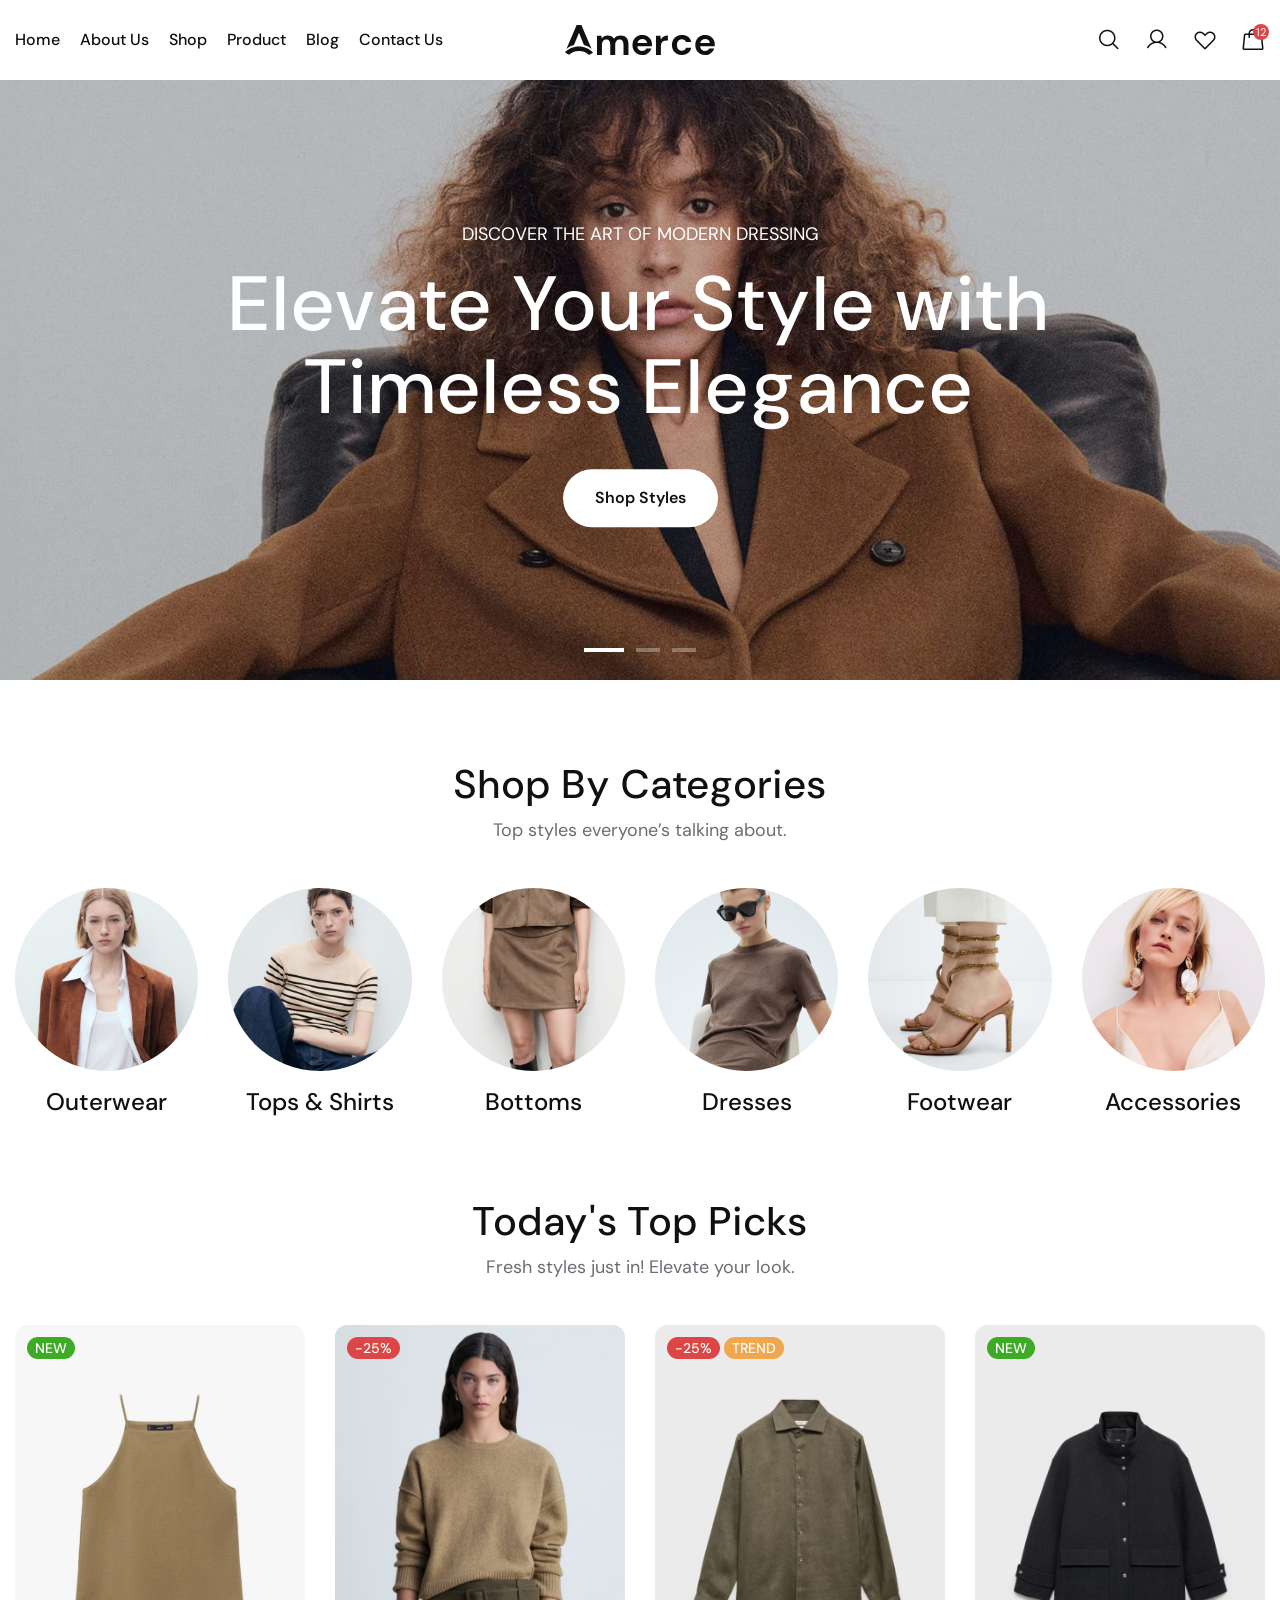
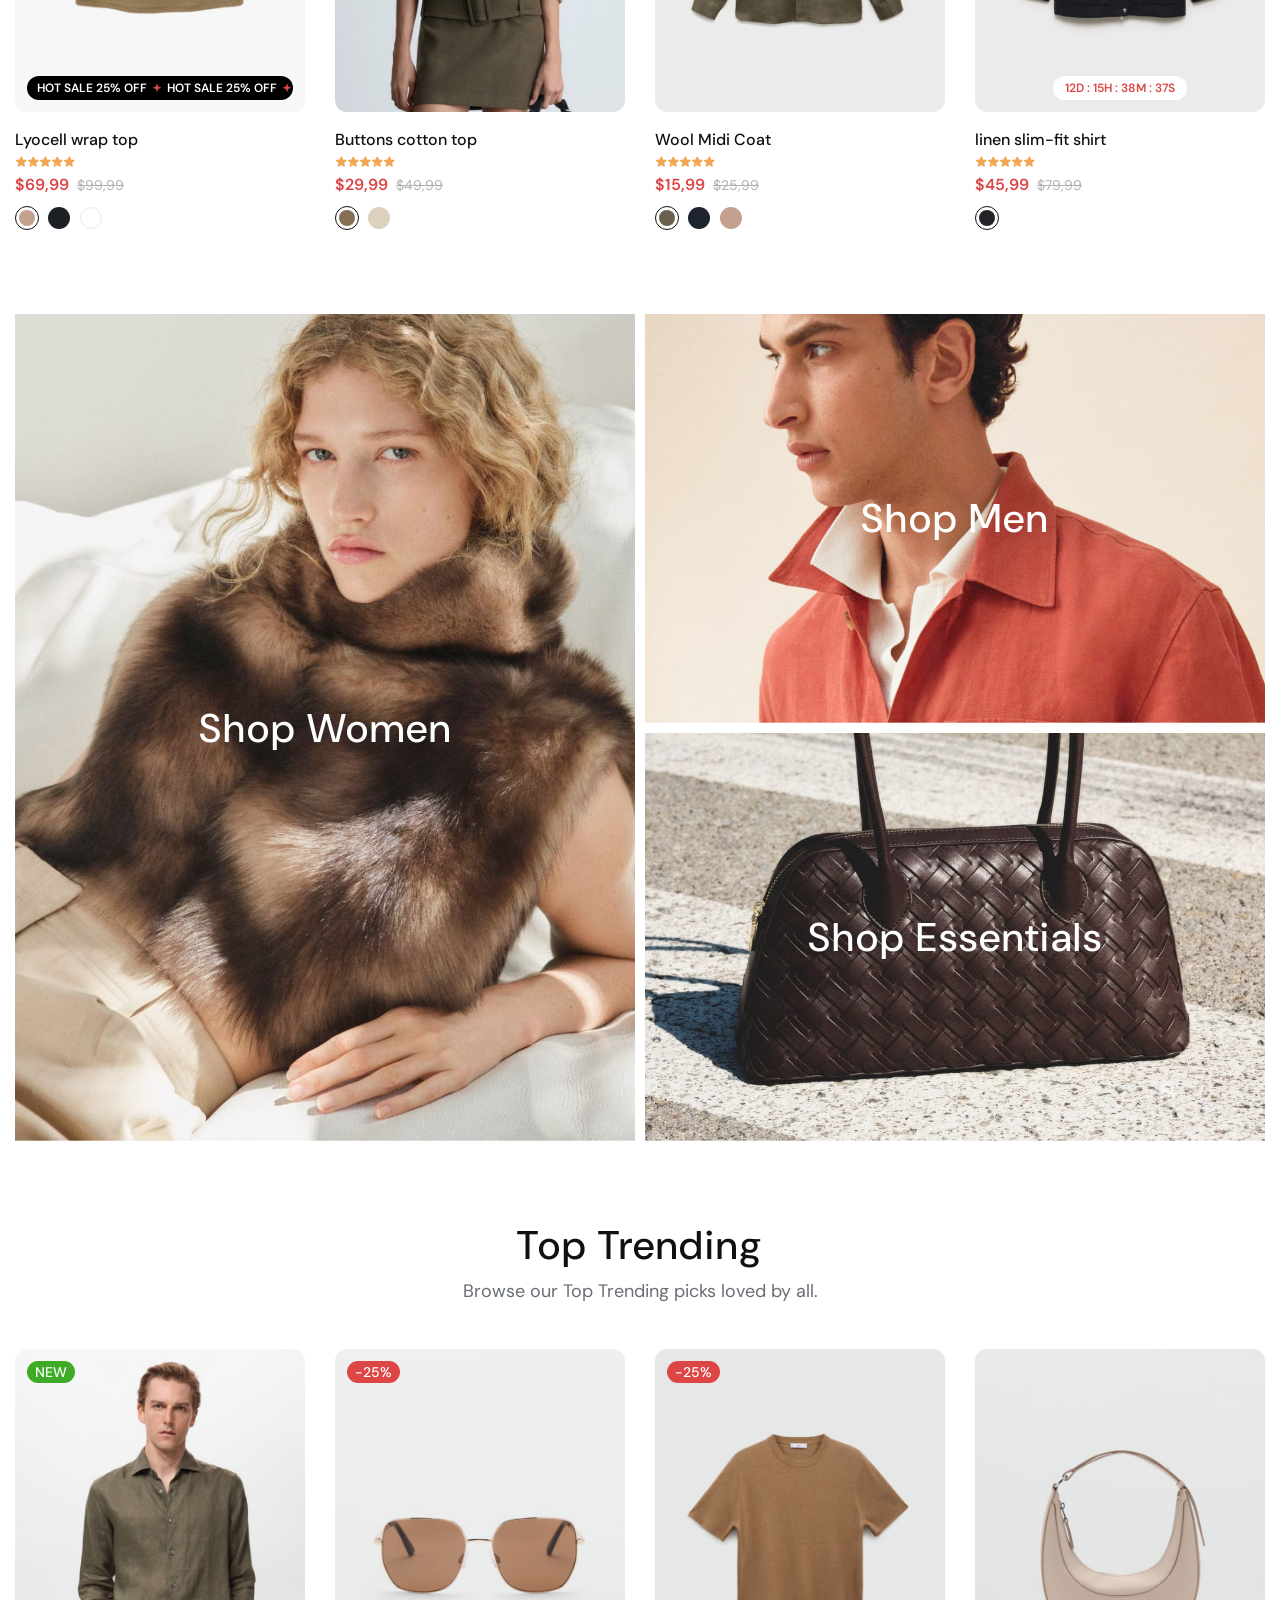
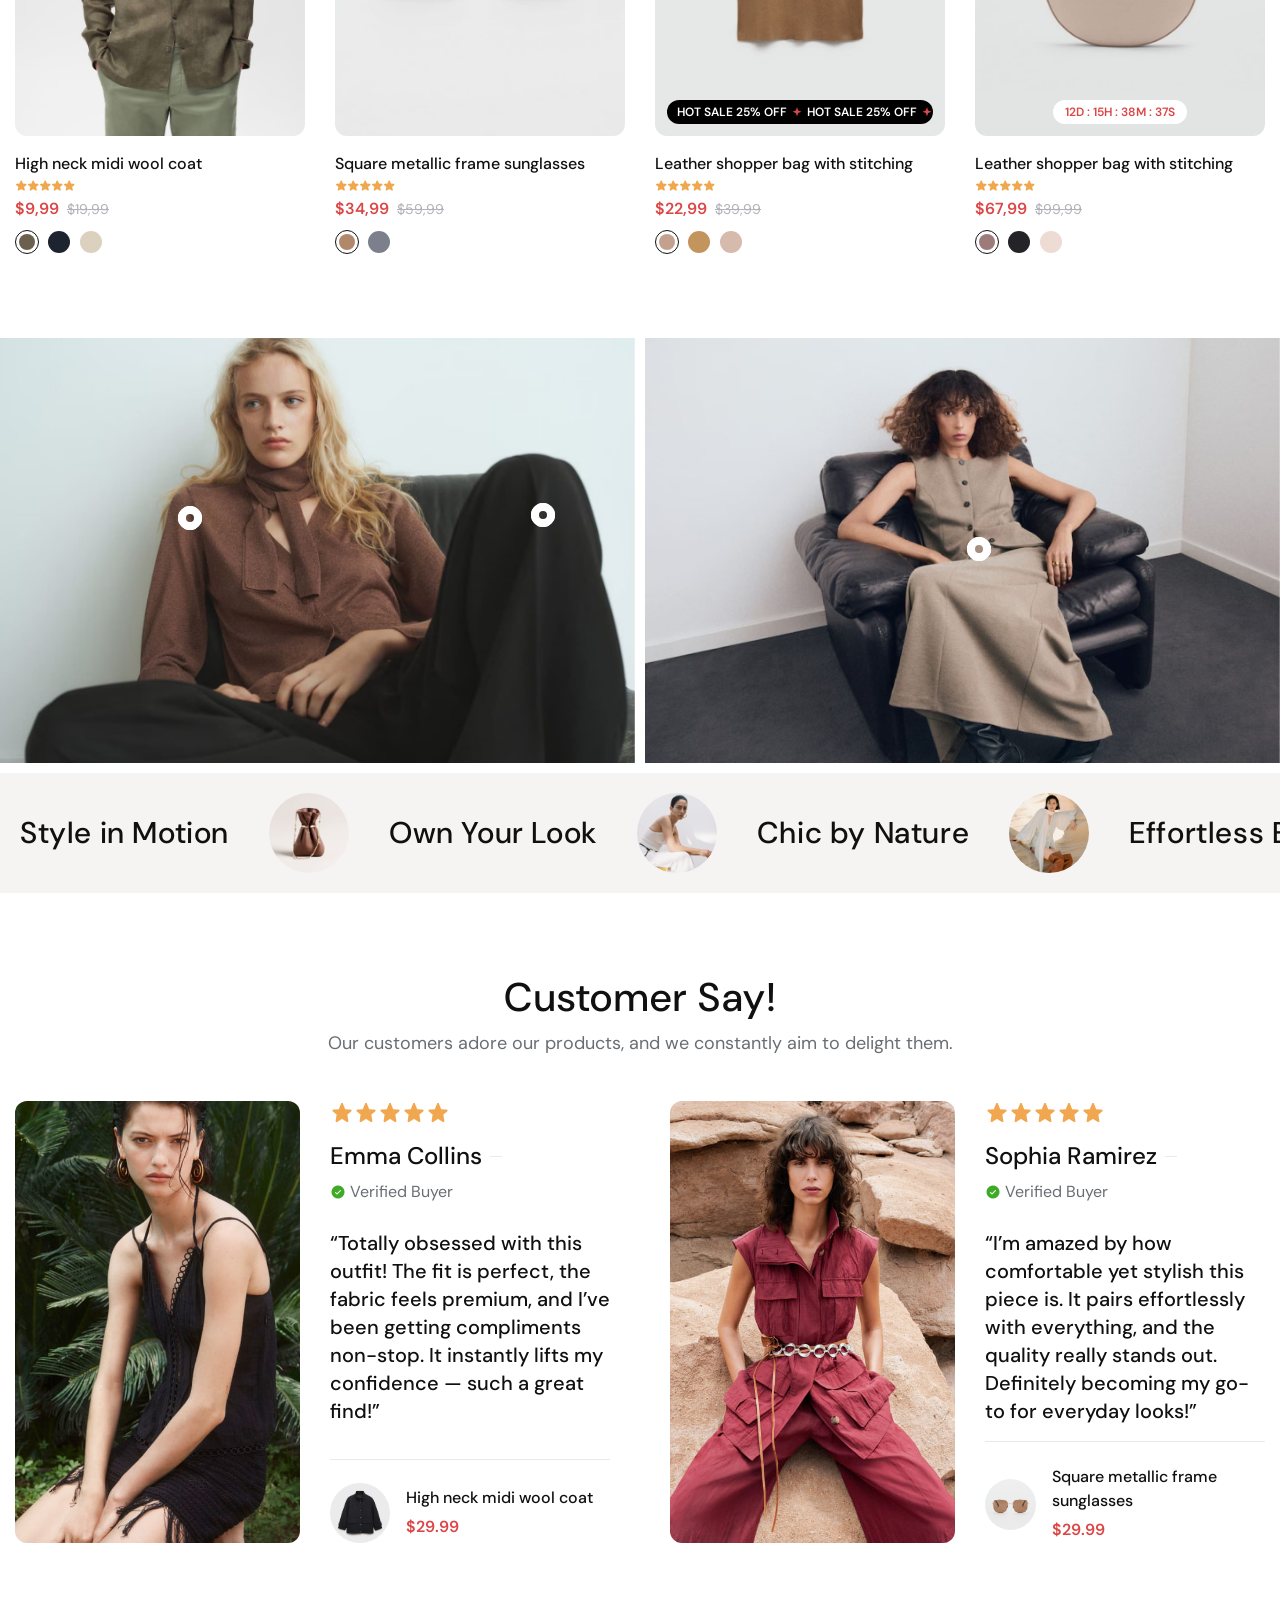
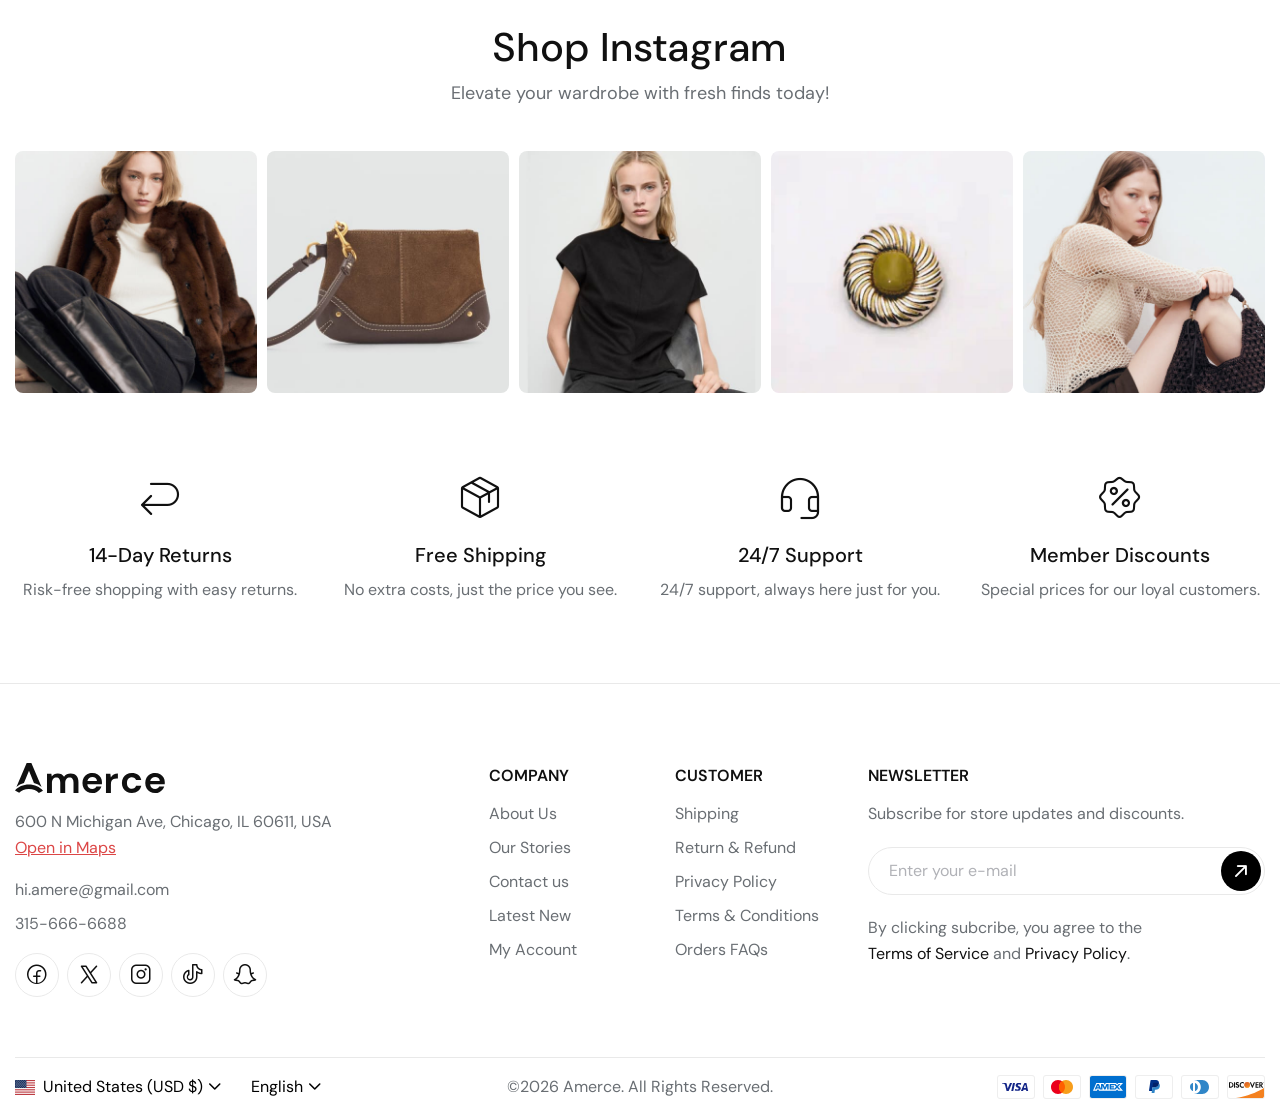
<file: index.html>
<!DOCTYPE html>

<!--[if IE 8]><html class="ie" xmlns="http://www.w3.org/1999/xhtml" xml:lang="en-US" lang="en-US"> <![endif]-->
<!--[if (gte IE 9)|!(IE)]><!-->
<html xmlns="http://www.w3.org/1999/xhtml" xml:lang="en-US" lang="en-US">
<!--<![endif]-->


<!-- Added by HTTrack --><meta http-equiv="content-type" content="text/html;charset=utf-8" /><!-- /Added by HTTrack -->
<head>
    <meta charset="utf-8">
    <title>Amerce - Multipurpose eCommerce HTML </title>
    <meta name="author" content="themesflat.com">
    <meta name="viewport" content="width=device-width, initial-scale=1, maximum-scale=1">
    <meta name="description"
        content="Themesflat Amerce - A modern and elegant Multipurpose eCommerce HTML Template, perfect for online stores selling rings, necklaces, watches, and other accessories. SEO-optimized, fast-loading, and fully customizable.">

    <!-- font -->
    <link rel="stylesheet" href="assets/fonts/fonts.css">
    <link rel="stylesheet" href="assets/icon/icomoon/style.css">
    <!-- css -->
    <link rel="stylesheet" href="assets/css/bootstrap.min.css">
    <link rel="stylesheet" href="assets/css/swiper-bundle.min.css">
    <link rel="stylesheet" href="assets/css/animate.css">
    <link rel="stylesheet" type="text/css" href="assets/css/styles.css">

    <!-- Favicon and Touch Icons  -->
    <link rel="shortcut icon" href="assets/images/logo/favicon.svg">
    <link rel="apple-touch-icon-precomposed" href="assets/images/logo/favicon.svg">
</head>

<body>

    <!-- RTL -->
    <!-- <button type="button" id="toggle-rtl" class="toggle-rtl">
        rtl
    </button> -->
    <!-- /RTL -->

    <!-- Scroll Top -->
    <!-- <button id="goTop">
        <span class="border-progress"></span>
        <span class="ic-wrap">
            <span class="icon icon-CaretTopThin"></span>
        </span>
    </button> -->
    <!-- /Scroll Top -->

    <!-- Preload -->
    <!-- <div class="preload preload-container" id="preload">
        <div class="preload-logo">
            <div class="spinner"></div>
        </div>
    </div> -->
    <!-- /Preload -->

    <!-- Minipop For Sale -->
    <!-- <div class="pop-notice-sale">
        <div class="btn-cl-pop link cs-pointer">
            <i class="icon icon-X2"></i>
        </div>
        <div class="pns-thumb">
            <div class="image">
                <img loading="lazy" width="63" height="84" src="assets/images/product/product-4.jpg" alt="Image">
            </div>
            <div class="purchase">
                <svg width="16" height="16" viewBox="0 0 16 16" fill="none" xmlns="http://www.w3.org/2000/svg">
                    <path
                        d="M13.5 2.5H2.5C2.23478 2.5 1.98043 2.60536 1.79289 2.79289C1.60536 2.98043 1.5 3.23478 1.5 3.5V12.5C1.5 12.7652 1.60536 13.0196 1.79289 13.2071C1.98043 13.3946 2.23478 13.5 2.5 13.5H13.5C13.7652 13.5 14.0196 13.3946 14.2071 13.2071C14.3946 13.0196 14.5 12.7652 14.5 12.5V3.5C14.5 3.23478 14.3946 2.98043 14.2071 2.79289C14.0196 2.60536 13.7652 2.5 13.5 2.5ZM2.5 4.5V3.5H13.5V4.5H2.5Z"
                        fill="white" />
                    <path
                        d="M11.1469 7.11756L7.37458 10.8225C7.2801 10.9153 7.15295 10.9673 7.0205 10.9673C6.88806 10.9673 6.76091 10.9153 6.66643 10.8225L5.04973 9.23485C5.00238 9.18835 4.96465 9.13298 4.93869 9.0719C4.91274 9.01082 4.89906 8.94522 4.89846 8.87886C4.89723 8.74483 4.9493 8.61581 5.04321 8.52017C5.08971 8.47282 5.14508 8.43509 5.20616 8.40913C5.26724 8.38317 5.33283 8.3695 5.39919 8.3689C5.53322 8.36767 5.66224 8.41974 5.75788 8.51365L7.02093 9.75396L10.4391 6.39679C10.5347 6.30288 10.6637 6.25079 10.7977 6.25197C10.9317 6.25316 11.0597 6.30752 11.1536 6.4031C11.2475 6.49868 11.2996 6.62765 11.2984 6.76164C11.2972 6.89563 11.2425 7.02366 11.1469 7.11756Z"
                        fill="#DC4646" />
                </svg>
            </div>
        </div> -->
        <!-- <div class="pns-content">
            <p class="mb-4 text-caption-01 cl-text-2">
                Nathan Collins has purchased!
            </p>
            <a href="product-detail.html" class="fw-medium link mb-12 lh-24">
                High neck midi wool coat
            </a>
            <div class="bottom">
                <div class="pns_date">
                    <svg width="12" height="12" viewBox="0 0 12 12" fill="none" xmlns="http://www.w3.org/2000/svg">
                        <path
                            d="M6 11C8.76142 11 11 8.76142 11 6C11 3.23858 8.76142 1 6 1C3.23858 1 1 3.23858 1 6C1 8.76142 3.23858 11 6 11Z"
                            stroke="#696E73" stroke-width="0.8" stroke-linecap="round" stroke-linejoin="round" />
                        <path d="M6 3V6L8 7" stroke="#696E73" stroke-width="0.8" stroke-linecap="round"
                            stroke-linejoin="round" />
                    </svg>
                    <span class="text-caption-01 cl-text-2">
                        12 mins ago
                    </span>
                </div>
                <a href="product-detail.html" class="tf-btn-line-2 style-primary">
                    <span class="fw-semibold text-caption-01">
                        View Products
                    </span>
                </a>
            </div>
        </div>
    </div> -->
    <!-- /Minipop For Sale -->

    <!-- <main id="wrapper"> -->
        <!-- Topbar -->
        <!-- <div class="tf-topbar bg-dark tf-btn-swiper-main">
            <div class="container">
                <div class="row align-items-center">
                    <div class="col-sm-1 ms-auto d-none d-sm-block">
                        <div class="nav-prev-swiper d-flex text-white link justify-content-end">
                            <i class="icon icon-CaretLeft fs-20"></i>
                        </div>
                    </div>
                    <div class="col-sm-10 col-md-8 col-lg-6">
                        <div class="text-center">
                            <div dir="ltr" class="swiper tf-swiper" data-auto="true" data-loop="true" data-speed="1500"
                                data-delay="1500">
                                <div class="swiper-wrapper">
                                    <!-- slide 1 -->
                                    <!-- <div class="swiper-slide">
                                        <div class="d-flex align-items-center justify-content-center gap-8">
                                            <i class="icon icon-SealPercent text-primary fs-20"></i>
                                            <p class="text-white text-start text-line-clamp-1">
                                                Midseason Sale: 20% Off - Auto Applied at
                                                Checkout - Limited Time Only
                                            </p>
                                        </div>
                                    </div> -->
                                    <!-- slide 2 -->
                                    <!-- <div class="swiper-slide">
                                        <p class="text-white text-line-clamp-1">
                                            20% Off - Auto Applied at Checkout - Limited Time Only
                                        </p>
                                    </div>
                                </div>
                            </div>
                        </div>
                    </div> 
                    <div class="col-sm-1 me-auto d-none d-sm-block">
                        <div class="nav-next-swiper d-flex text-white link">
                            <i class="icon icon-CaretRightThin fs-20"></i>
                        </div>
                    </div>
                </div>
            </div>
        </div> -->
        <!-- /Topbar -->
        <!-- Header -->
        <header class="tf-header header-s2 scr-box-shadow">
            <div class="container-full">
                <div class="header-inner">
                    <div class="box-open-menu-mobile d-xl-none">
                        <a href="#mobileMenu" data-bs-toggle="offcanvas" class="btn-open-menu">
                            <i class="icon icon-List"></i>
                        </a>
                    </div>

                    <div class="header-left d-none d-xl-block">
                        <nav class="box-navigation">
                            <ul class="box-nav-menu">
                                <li class="menu-item position-relative">
                                    <a href="index.html" class="item-link">
                                        <span class="text cus-text">
                                            Home
                                        </span>
                                        <!-- <i class="icon icon-CaretDown"></i> -->
                                    </a> 
                                </li>

                                <li class="menu-item position-relative">
                                    <a href="about.html" class="item-link">
                                        <span class="text cus-text">
                                            About Us
                                        </span>
                                        <!-- <i class="icon icon-CaretDown"></i> -->
                                    </a>

                                <li class="menu-item">
                                    <a href="shop-default.html" class="item-link">
                                        <span class="text cus-text">
                                            Shop
                                        </span>
                                        <!-- <i class="icon icon-CaretDown"></i> -->
                                    </a>
                                   
                                <li class="menu-item">
                                    <a href="product-detail.html" class="item-link">
                                        <span class="text cus-text">
                                            Product
                                        </span>
                                        <!-- <i class="icon icon-CaretDown"></i> -->
                                    </a>
                                    
                                <li class="menu-item position-relative">
                                    <a href="blog.html" class="item-link">
                                        <span class="text cus-text">
                                            Blog
                                        </span>
                                        <!-- <i class="icon icon-CaretDown"></i> -->
                                    </a>
                                    
                                </li>
                                                                
                                    <li class="menu-item">
                                    <a href="contact.html" class="item-link">
                                            <span class="text cus-text">
                                                    Contact Us
                                            </span>
                                        </a>
                                    </li>
                            </ul>
                        </nav>
                    </div>
                    <div class="header-center ">
                        <a href="index.html" class="logo-site">
                            <img loading="lazy" width="150" height="30" src="assets/images/logo/logo.svg" alt="Image">
                        </a>
                    </div>
                    <div class="header-right">
                        <div class="tf-list list-currenci d-none d-xxl-flex">
                            <div class="tf-currencies">
                                <select class="tf-dropdown-select style-default type-currencies">
                                    <option selected data-thumbnail="assets/images/country/us.png">United States (USD $)
                                    </option>
                                    <option data-thumbnail="assets/images/country/vn.png">Viet Nam (VND ₫)</option>
                                </select>
                            </div>
                            <div class="tf-languages">
                                <select class="tf-dropdown-select style-default type-languages">
                                    <option>English</option>
                                    <option>العربية</option>
                                    <option>简体中文</option>
                                    <option>اردو</option>
                                </select>
                            </div>
                        </div>

                        <div class="br-line type-vertical d-none d-xxl-flex"></div>
                        <ul class="nav-icon-list">
                            <li class="d-none d-sm-block">
                                <a href="#search" data-bs-toggle="modal" class="nav-icon-item link">
                                    <i class="icon icon-MagnifyingGlass"></i>
                                </a>
                            </li>
                            <li>
                                <a href="#sign" data-bs-toggle="modal" class="nav-icon-item link">
                                    <i class="icon icon-User"></i>
                                </a>
                            </li>
                            <li class="d-none d-sm-block">
                                <a href="wishlist.html" class="nav-icon-item link">
                                    <i class="icon icon-HeartStraight"></i>
                                </a>
                            </li>
                            <li>
                                <a href="#shoppingCart" data-bs-toggle="offcanvas" class="nav-icon-item link shop-cart">
                                    <i class="icon icon-Handbag"></i>
                                    <span class="count">
                                        12
                                    </span>
                                </a>
                            </li>
                        </ul>
                    </div>
                </div>
            </div>
        </header>
        <!-- /Header -->
        
        <!-- Slide Show -->
        <div class="tf-slideshow tf-btn-swiper-main hover-sw-nav">
            <div dir="ltr" class="swiper tf-swiper sw-slide-show slider_effect_fade" data-loop="true" data-effect="fade"
                data-delay="3000">
                <!-- data-auto="true" -->
                <div class="swiper-wrapper">
                    <!-- item 1 -->
                    <div class="swiper-slide">
                        <div class="slideshow-wrap">
                            <div class="sld_image">
                                <img loading="lazy" width="1920" height="730" src="assets/images/slider/slider-1.jpg"
                                    alt="Image">
                            </div>
                            <div class="sld_content pst-5">
                                <div class="container">
                                    <div class="content-sld_wrap text-center">
                                        <div class="heading">
                                            <p class="sub-text_sld text-body-1 text-white fade-item fade-item-1 mb-15">
                                                DISCOVER THE ART OF MODERN DRESSING
                                            </p>
                                            <p
                                                class="title_sld text-display fw-medium text-white fade-item fade-item-2">
                                                Elevate Your Style with <br class="d-none d-sm-block">
                                                Timeless Elegance
                                            </p>
                                        </div>
                                        <div class="fade-item fade-item-3">
                                            <a href="shop-default.html" class="tf-btn btn-white">
                                                Shop Styles
                                            </a>
                                        </div>
                                    </div>
                                </div>
                            </div>
                        </div>
                    </div>
                    <!-- item 2 -->
                    <div class="swiper-slide">
                        <div class="slideshow-wrap">
                            <div class="sld_image">
                                <img loading="lazy" width="1920" height="730" src="assets/images/slider/slider-2.jpg"
                                    alt="Image">
                            </div>
                            <div class="sld_content pst-5">
                                <div class="container">
                                    <div class="content-sld_wrap text-center">
                                        <div class="heading">
                                            <p class="sub-text_sld text-body-1 text-white fade-item fade-item-1 mb-15">
                                                DISCOVER THE ART OF MODERN DRESSING
                                            </p>
                                            <p
                                                class="title_sld text-display fw-medium text-white fade-item fade-item-2">
                                                Discover a New Level of <br class="d-none d-sm-block">
                                                Timeless Style
                                            </p>
                                        </div>
                                        <div class="fade-item fade-item-3">
                                            <a href="shop-default.html" class="tf-btn btn-white">
                                                Shop Styles
                                            </a>
                                        </div>
                                    </div>
                                </div>
                            </div>
                        </div>
                    </div>
                    <!-- item 3 -->
                    <div class="swiper-slide">
                        <div class="slideshow-wrap">
                            <div class="sld_image">
                                <img loading="lazy" width="1920" height="730" src="assets/images/slider/slider-3.jpg"
                                    alt="Image">
                            </div>
                            <div class="sld_content pst-5">
                                <div class="container">
                                    <div class="content-sld_wrap text-center">
                                        <div class="heading">
                                            <p class="sub-text_sld text-body-1 text-white fade-item fade-item-1 mb-15">
                                                DISCOVER THE ART OF MODERN DRESSING
                                            </p>
                                            <p
                                                class="title_sld text-display fw-medium text-white fade-item fade-item-2">
                                                Define Your Style through <br class="d-none d-sm-block">
                                                Elegant Simplicity
                                            </p>
                                        </div>
                                        <div class="fade-item fade-item-3">
                                            <a href="shop-default.html" class="tf-btn btn-white">
                                                Shop Styles
                                            </a>
                                        </div>
                                    </div>
                                </div>
                            </div>
                        </div>
                    </div>
                </div>
                <div class="sw-line-default tf-sw-pagination"></div>
            </div>
            <div class="group-nav-action">
                <div class="container-full">
                    <div class="d-flex align-items-center justify-content-between">
                        <div class="tf-sw-nav text-white link nav-prev-swiper">
                            <i class="icon icon-ArrowLongLeft"></i>
                        </div>
                        <div class="tf-sw-nav text-white link nav-next-swiper">
                            <i class="icon icon-ArrowLongRight"></i>
                        </div>
                    </div>
                </div>
            </div>
        </div>
        <!-- /Slide Show -->
        <!-- Category -->
        <section class="flat-spacing">
            <div class="container">
                <div class="sect-heading type-2 text-center wow fadeInUp">
                    <h3 class="s-title">
                        Shop By Categories
                    </h3>
                    <p class="s-desc text-body-1 cl-text-2">
                        Top styles everyone’s talking about.
                    </p>
                </div>
                <div dir="ltr" class="swiper tf-swiper" data-preview="6" data-tablet="4" data-mobile-sm="3"
                    data-mobile="2" data-space-lg="30" data-space-md="15" data-space="10" data-pagination="2"
                    data-pagination-sm="3" data-pagination-md="4" data-pagination-lg="6">
                    <div class="swiper-wrapper">
                        <!-- slide 1 -->
                        <div class="swiper-slide wow fadeInUp">
                            <a href="shop-default.html" class="category-v01 hover-img">
                                <div class="cate-image img-style">
                                    <img loading="lazy" width="210" height="210" src="assets/images/category/cate-1.jpg"
                                        alt="Image">
                                </div>
                                <p class="cate-name h5 text-center link link-underline">Outerwear</p>
                            </a>
                        </div>
                        <!-- slide 2 -->
                        <div class="swiper-slide wow fadeInUp">
                            <a href="shop-default.html" class="category-v01 hover-img">
                                <div class="cate-image img-style">
                                    <img loading="lazy" width="210" height="210" src="assets/images/category/cate-2.jpg"
                                        alt="Image">
                                </div>
                                <p class="cate-name h5 text-center link link-underline">Tops & Shirts</p>
                            </a>
                        </div>
                        <!-- slide 3 -->
                        <div class="swiper-slide wow fadeInUp">
                            <a href="shop-default.html" class="category-v01 hover-img">
                                <div class="cate-image img-style">
                                    <img loading="lazy" width="210" height="210" src="assets/images/category/cate-3.jpg"
                                        alt="Image">
                                </div>
                                <p class="cate-name h5 text-center link link-underline">Bottoms</p>
                            </a>
                        </div>
                        <!-- slide 4 -->
                        <div class="swiper-slide wow fadeInUp">
                            <a href="shop-default.html" class="category-v01 hover-img">
                                <div class="cate-image img-style">
                                    <img loading="lazy" width="210" height="210" src="assets/images/category/cate-4.jpg"
                                        alt="Image">
                                </div>
                                <p class="cate-name h5 text-center link link-underline">Dresses</p>
                            </a>
                        </div>
                        <!-- slide 5 -->
                        <div class="swiper-slide wow fadeInUp">
                            <a href="shop-default.html" class="category-v01 hover-img">
                                <div class="cate-image img-style">
                                    <img loading="lazy" width="210" height="210" src="assets/images/category/cate-5.jpg"
                                        alt="Image">
                                </div>
                                <p class="cate-name h5 text-center link link-underline">Footwear</p>
                            </a>
                        </div>
                        <!-- slide 6 -->
                        <div class="swiper-slide wow fadeInUp">
                            <a href="shop-default.html" class="category-v01 hover-img">
                                <div class="cate-image img-style">
                                    <img loading="lazy" width="210" height="210" src="assets/images/category/cate-6.jpg"
                                        alt="Image">
                                </div>
                                <p class="cate-name h5 text-center link link-underline">Accessories</p>
                            </a>
                        </div>
                    </div>
                    <div class="sw-line-default style-2 tf-sw-pagination"></div>
                </div>
            </div>
        </section>
        <!-- /Category -->
        <!-- Top Pick -->
        <section class="flat-spacing pt-0">
            <div class="container">
                <div class="sect-heading type-2 text-center wow fadeInUp">
                    <h3 class="s-title">
                        Today's Top Picks
                    </h3>
                    <p class="s-desc text-body-1 cl-text-2">
                        Fresh styles just in! Elevate your look.
                    </p>
                </div>
                <div dir="ltr" class="swiper tf-swiper wrap-sw-over" data-preview="4" data-tablet="3" data-mobile-sm="2"
                    data-mobile="2" data-space-lg="30" data-space-md="20" data-space="10" data-pagination="2"
                    data-pagination-sm="2" data-pagination-md="3" data-pagination-lg="4">
                    <div class="swiper-wrapper">
                        <!-- slide 1 -->
                        <div class="swiper-slide wow fadeInUp">
                            <div class="card-product">
                                <div class="card-product_wrapper">
                                    <a href="product-detail.html" class="product-img">
                                        <img class="img-product" loading="lazy" width="330" height="440"
                                            src="assets/images/product/product-1.jpg" alt="Product">
                                        <img class="img-hover" loading="lazy" width="330" height="440"
                                            src="assets/images/product/product-1_2.jpg" alt="Product">
                                    </a>
                                    <ul class="product-action_list">
                                        <li class="wishlist">
                                            <a href="#;" class="hover-tooltip tooltip-left box-icon">
                                                <span class="icon icon-heart"></span>
                                                <span class="tooltip">Add to Wishlist</span>
                                            </a>
                                        </li>
                                        <li class="compare">
                                            <a href="#compare" data-bs-toggle="offcanvas"
                                                class="hover-tooltip tooltip-left box-icon">
                                                <span class="icon icon-ArrowsLeftRight"></span>
                                                <span class="tooltip">Compare</span>
                                            </a>
                                        </li>
                                        <li>
                                            <a href="#quickView" data-bs-toggle="offcanvas"
                                                class="hover-tooltip tooltip-left box-icon">
                                                <span class="icon icon-Eye"></span>
                                                <span class="tooltip">Quick view</span>
                                            </a>
                                        </li>
                                    </ul>
                                    <ul class="product-badge_list">
                                        <li class="product-badge_item text-caption-01 new">NEW</li>
                                    </ul>
                                    <div class="product-action_bot">
                                        <a href="#quickAdd" data-bs-toggle="modal"
                                            class="tf-btn btn-white small  w-100">
                                            Quick Add

                                        </a>
                                    </div>
                                    <div class="product-marquee_sale">
                                        <div class="marquee-wrapper">
                                            <div class="initial-child-container">
                                                <!-- 1 -->
                                                <div class="marquee-child-item">
                                                    HOT SALE 25% OFF
                                                </div>
                                                <i class="icon icon-Star2"></i>
                                                <!-- 2 -->
                                                <div class="marquee-child-item">
                                                    HOT SALE 25% OFF
                                                </div>
                                                <i class="icon icon-Star2"></i>
                                                <!-- 3 -->
                                                <div class="marquee-child-item">
                                                    HOT SALE 25% OFF
                                                </div>
                                                <i class="icon icon-Star2"></i>
                                                <!-- 4 -->
                                                <div class="marquee-child-item">
                                                    HOT SALE 25% OFF
                                                </div>
                                                <i class="icon icon-Star2"></i>
                                                <!-- 5 -->
                                                <div class="marquee-child-item">
                                                    HOT SALE 25% OFF
                                                </div>
                                                <i class="icon icon-Star2"></i>
                                            </div>
                                        </div>
                                    </div>
                                </div>
                                <div class="card-product_info">
                                    <a href="product-detail.html"
                                        class="name-product lh-24 fw-medium link-underline-text">
                                        Lyocell wrap top
                                    </a>
                                    <div class="star-wrap d-flex align-items-center">
                                        <i class="icon icon-Star"></i>
                                        <i class="icon icon-Star"></i>
                                        <i class="icon icon-Star"></i>
                                        <i class="icon icon-Star"></i>
                                        <i class="icon icon-Star"></i>
                                    </div>
                                    <div class="price-wrap">
                                        <span class="price-new text-primary fw-semibold">$69,99</span>
                                        <span class="price-old text-caption-01 cl-text-3">$99,99</span>
                                    </div>
                                    <ul class="product-color_list">
                                        <li class="product-color-item color-swatch hover-tooltip tooltip-bot active">
                                            <span class="tooltip color-filter">Brown</span>
                                            <span class="swatch-value bg-warm-beige"></span>
                                            <img src="assets/images/product/product-1.jpg"
                                                data-src="assets/images/product/product-1.jpg" alt="Image">
                                        </li>
                                        <li class="product-color-item color-swatch hover-tooltip tooltip-bot">
                                            <span class="tooltip color-filter">Dark Blue</span>
                                            <span class="swatch-value bg-midnight-blue"></span>
                                            <img src="assets/images/product/product-1_3.jpg"
                                                data-src="assets/images/product/product-1_3.jpg" alt="Image">
                                        </li>
                                        <li class="product-color-item color-swatch hover-tooltip tooltip-bot">
                                            <span class="tooltip color-filter">White</span>
                                            <span class="swatch-value bg-white"></span>
                                            <img src="assets/images/product/product-1_4.jpg"
                                                data-src="assets/images/product/product-1_4.jpg" alt="Image">
                                        </li>
                                    </ul>
                                </div>
                            </div>
                        </div>
                        <!-- slide 2 -->
                        <div class="swiper-slide wow fadeInUp" data-wow-delay="0.1s">
                            <div class="card-product">
                                <div class="card-product_wrapper">
                                    <a href="product-detail.html" class="product-img">
                                        <img class="img-product" loading="lazy" width="330" height="440"
                                            src="assets/images/product/product-2.jpg" alt="Product">
                                        <img class="img-hover" loading="lazy" width="330" height="440"
                                            src="assets/images/product/product-2_2.jpg" alt="Product">
                                    </a>
                                    <ul class="product-action_list">
                                        <li class="wishlist">
                                            <a href="#;" class="hover-tooltip tooltip-left box-icon">
                                                <span class="icon icon-heart"></span>
                                                <span class="tooltip">Add to Wishlist</span>
                                            </a>
                                        </li>
                                        <li class="compare">
                                            <a href="#compare" data-bs-toggle="offcanvas"
                                                class="hover-tooltip tooltip-left box-icon">
                                                <span class="icon icon-ArrowsLeftRight"></span>
                                                <span class="tooltip">Compare</span>
                                            </a>
                                        </li>
                                        <li>
                                            <a href="#quickView" data-bs-toggle="offcanvas"
                                                class="hover-tooltip tooltip-left box-icon">
                                                <span class="icon icon-Eye"></span>
                                                <span class="tooltip">Quick view</span>
                                            </a>
                                        </li>
                                    </ul>
                                    <ul class="product-badge_list">
                                        <li class="product-badge_item text-caption-01 sale">-25%</li>
                                    </ul>
                                    <div class="product-action_bot">
                                        <a href="#quickAdd" data-bs-toggle="modal"
                                            class="tf-btn btn-white small  w-100">
                                            Quick Add

                                        </a>
                                    </div>
                                </div>
                                <div class="card-product_info">
                                    <a href="product-detail.html"
                                        class="name-product lh-24 fw-medium link-underline-text">
                                        Buttons cotton top
                                    </a>
                                    <div class="star-wrap d-flex align-items-center">
                                        <i class="icon icon-Star"></i>
                                        <i class="icon icon-Star"></i>
                                        <i class="icon icon-Star"></i>
                                        <i class="icon icon-Star"></i>
                                        <i class="icon icon-Star"></i>
                                    </div>
                                    <div class="price-wrap">
                                        <span class="price-new text-primary fw-semibold">$29,99</span>
                                        <span class="price-old text-caption-01 cl-text-3">$49,99</span>
                                    </div>
                                    <ul class="product-color_list">
                                        <li class="product-color-item color-swatch hover-tooltip tooltip-bot active">
                                            <span class="tooltip color-filter">Brown</span>
                                            <span class="swatch-value bg-warm-brown"></span>
                                            <img src="assets/images/product/product-2.jpg"
                                                data-src="assets/images/product/product-2.jpg" alt="Image">
                                        </li>
                                        <li class="product-color-item color-swatch hover-tooltip tooltip-bot">
                                            <span class="tooltip color-filter">Beige</span>
                                            <span class="swatch-value bg-beige"></span>
                                            <img src="assets/images/product/product-2_3.jpg"
                                                data-src="assets/images/product/product-2_3.jpg" alt="Image">
                                        </li>
                                    </ul>
                                </div>
                            </div>
                        </div>
                        <!-- slide 3 -->
                        <div class="swiper-slide wow fadeInUp" data-wow-delay="0.2s">
                            <div class="card-product has-size">
                                <div class="card-product_wrapper">
                                    <a href="product-detail.html" class="product-img">
                                        <img class="img-product" loading="lazy" width="330" height="440"
                                            src="assets/images/product/product-3.jpg" alt="Product">
                                        <img class="img-hover" loading="lazy" width="330" height="440"
                                            src="assets/images/product/product-3_2.jpg" alt="Product">
                                    </a>
                                    <ul class="product-action_list">
                                        <li class="wishlist">
                                            <a href="#;" class="hover-tooltip tooltip-left box-icon">
                                                <span class="icon icon-heart"></span>
                                                <span class="tooltip">Add to Wishlist</span>
                                            </a>
                                        </li>
                                        <li class="compare">
                                            <a href="#compare" data-bs-toggle="offcanvas"
                                                class="hover-tooltip tooltip-left box-icon">
                                                <span class="icon icon-ArrowsLeftRight"></span>
                                                <span class="tooltip">Compare</span>
                                            </a>
                                        </li>
                                        <li>
                                            <a href="#quickView" data-bs-toggle="offcanvas"
                                                class="hover-tooltip tooltip-left box-icon">
                                                <span class="icon icon-Eye"></span>
                                                <span class="tooltip">Quick view</span>
                                            </a>
                                        </li>
                                    </ul>
                                    <ul class="product-badge_list">
                                        <li class="product-badge_item text-caption-01 sale">-25%</li>
                                        <li class="product-badge_item text-caption-01 trend">TREND</li>
                                    </ul>
                                    <div class="variant-box">
                                        <ul class="product-size_list">
                                            <li class="size-item text-caption-01">XS</li>
                                            <li class="size-item text-caption-01">S</li>
                                            <li class="size-item text-caption-01">M</li>
                                        </ul>
                                    </div>
                                    <div class="product-action_bot">
                                        <a href="#quickAdd" data-bs-toggle="modal"
                                            class="tf-btn btn-white small  w-100">
                                            Quick Add

                                        </a>
                                    </div>
                                </div>
                                <div class="card-product_info">
                                    <a href="product-detail.html"
                                        class="name-product lh-24 fw-medium link-underline-text">
                                        Wool Midi Coat
                                    </a>
                                    <div class="star-wrap d-flex align-items-center">
                                        <i class="icon icon-Star"></i>
                                        <i class="icon icon-Star"></i>
                                        <i class="icon icon-Star"></i>
                                        <i class="icon icon-Star"></i>
                                        <i class="icon icon-Star"></i>
                                    </div>
                                    <div class="price-wrap">
                                        <span class="price-new text-primary fw-semibold">$15,99</span>
                                        <span class="price-old text-caption-01 cl-text-3">$25,99</span>
                                    </div>
                                    <ul class="product-color_list">
                                        <li class="product-color-item color-swatch hover-tooltip tooltip-bot active">
                                            <span class="tooltip color-filter">Brown</span>
                                            <span class="swatch-value bg-olive-brown"></span>
                                            <img src="assets/images/product/product-3.jpg"
                                                data-src="assets/images/product/product-3.jpg" alt="Image">
                                        </li>
                                        <li class="product-color-item color-swatch hover-tooltip tooltip-bot">
                                            <span class="tooltip color-filter">Blue</span>
                                            <span class="swatch-value bg-dark-blue"></span>
                                            <img src="assets/images/product/product-3_3.jpg"
                                                data-src="assets/images/product/product-3_3.jpg" alt="Image">
                                        </li>
                                        <li class="product-color-item color-swatch hover-tooltip tooltip-bot">
                                            <span class="tooltip color-filter">Light</span>
                                            <span class="swatch-value bg-warm-beige"></span>
                                            <img src="assets/images/product/product-3_4.jpg"
                                                data-src="assets/images/product/product-3_4.jpg" alt="Image">
                                        </li>
                                    </ul>
                                </div>
                            </div>
                        </div>
                        <!-- slide 4 -->
                        <div class="swiper-slide wow fadeInUp" data-wow-delay="0.3s">
                            <div class="card-product">
                                <div class="card-product_wrapper">
                                    <a href="product-detail.html" class="product-img">
                                        <img class="img-product" loading="lazy" width="330" height="440"
                                            src="assets/images/product/product-4.jpg" alt="Product">
                                        <img class="img-hover" loading="lazy" width="330" height="440"
                                            src="assets/images/product/product-4_2.jpg" alt="Product">
                                    </a>
                                    <ul class="product-action_list">
                                        <li class="wishlist">
                                            <a href="#;" class="hover-tooltip tooltip-left box-icon">
                                                <span class="icon icon-heart"></span>
                                                <span class="tooltip">Add to Wishlist</span>
                                            </a>
                                        </li>
                                        <li class="compare">
                                            <a href="#compare" data-bs-toggle="offcanvas"
                                                class="hover-tooltip tooltip-left box-icon">
                                                <span class="icon icon-ArrowsLeftRight"></span>
                                                <span class="tooltip">Compare</span>
                                            </a>
                                        </li>
                                        <li>
                                            <a href="#quickView" data-bs-toggle="offcanvas"
                                                class="hover-tooltip tooltip-left box-icon">
                                                <span class="icon icon-Eye"></span>
                                                <span class="tooltip">Quick view</span>
                                            </a>
                                        </li>
                                    </ul>
                                    <ul class="product-badge_list">
                                        <li class="product-badge_item text-caption-01 new">NEW</li>
                                    </ul>
                                    <div class="product-action_bot">
                                        <a href="#quickAdd" data-bs-toggle="modal"
                                            class="tf-btn btn-white small  w-100">
                                            Quick Add

                                        </a>
                                    </div>
                                    <div class="product-countdown">
                                        <div class="js-countdown cd-has-zero" data-timer="1093120"
                                            data-labels="D : ,H : ,M : ,S">
                                        </div>
                                    </div>
                                </div>
                                <div class="card-product_info">
                                    <a href="product-detail.html"
                                        class="name-product lh-24 fw-medium link-underline-text">
                                        linen slim-fit shirt
                                    </a>
                                    <div class="star-wrap d-flex align-items-center">
                                        <i class="icon icon-Star"></i>
                                        <i class="icon icon-Star"></i>
                                        <i class="icon icon-Star"></i>
                                        <i class="icon icon-Star"></i>
                                        <i class="icon icon-Star"></i>
                                    </div>
                                    <div class="price-wrap">
                                        <span class="price-new text-primary fw-semibold">$45,99</span>
                                        <span class="price-old text-caption-01 cl-text-3">$79,99</span>
                                    </div>
                                    <ul class="product-color_list">
                                        <li class="product-color-item color-swatch hover-tooltip tooltip-bot active">
                                            <span class="tooltip color-filter">Blue</span>
                                            <span class="swatch-value bg-dark-blue-2"></span>
                                            <img src="assets/images/product/product-4.jpg"
                                                data-src="assets/images/product/product-4.jpg" alt="Image">
                                        </li>
                                    </ul>
                                </div>
                            </div>
                        </div>
                    </div>
                    <div class="sw-dot-default tf-sw-pagination"></div>
                </div>
            </div>
        </section>
        <!-- /Top Pick -->
        <!-- Collection -->
        <div class="section-banner-collection">
            <div class="container">
                <div class="tf-grid-layout sm-col-2 gap-10">
                    <div class="box-image_v01">
                        <a href="shop-default.html" class="box-image_img img-style">
                            <img loading="lazy" width="700" height="933" src="assets/images/collection/cls-6.jpg"
                                alt="Image">
                        </a>
                        <div class="box-image_content">
                            <a href="shop-default.html"
                                class="title h3 fw-medium text-white link-underline-white text-decoration-thickness">
                                Shop Women
                            </a>
                        </div>
                    </div>
                    <div class="d-flex flex-column gap-10">
                        <div class="box-image_v01 h-100">
                            <a href="shop-default.html" class="box-image_img img-style">
                                <img loading="lazy" width="700" height="461" src="assets/images/collection/cls-7.jpg"
                                    alt="Image">
                            </a>
                            <div class="box-image_content">
                                <a href="shop-default.html"
                                    class="title h3 fw-medium text-white link-underline-white text-decoration-thickness">
                                    Shop Men
                                </a>
                            </div>
                        </div>
                        <div class="box-image_v01 h-100">
                            <a href="shop-default.html" class="box-image_img img-style">
                                <img loading="lazy" width="700" height="461" src="assets/images/collection/cls-8.jpg"
                                    alt="Image">
                            </a>
                            <div class="box-image_content">
                                <a href="shop-default.html"
                                    class="title h3 fw-medium text-white link-underline-white text-decoration-thickness">
                                    Shop Essentials
                                </a>
                            </div>
                        </div>
                    </div>
                </div>
            </div>
        </div>
        <!-- /Collection -->
        <!-- Top Pick -->
        <section class="flat-spacing">
            <div class="container">
                <div class="sect-heading type-2 text-center wow fadeInUp">
                    <h3 class="s-title">
                        Top Trending
                    </h3>
                    <p class="s-desc text-body-1 cl-text-2">
                        Browse our Top Trending picks loved by all.
                    </p>
                </div>
                <div dir="ltr" class="swiper tf-swiper wrap-sw-over" data-preview="4" data-tablet="3" data-mobile-sm="2"
                    data-mobile="2" data-space-lg="30" data-space-md="20" data-space="10" data-pagination="2"
                    data-pagination-sm="2" data-pagination-md="3" data-pagination-lg="4">
                    <div class="swiper-wrapper">
                        <!-- slide 1 -->
                        <div class="swiper-slide">
                            <div class="card-product wow fadeInUp">
                                <div class="card-product_wrapper">
                                    <a href="product-detail.html" class="product-img">
                                        <img class="img-product" loading="lazy" width="330" height="440"
                                            src="assets/images/product/product-5.jpg" alt="Product">
                                        <img class="img-hover" loading="lazy" width="330" height="440"
                                            src="assets/images/product/product-5_2.jpg" alt="Product">
                                    </a>
                                    <ul class="product-action_list">
                                        <li class="wishlist">
                                            <a href="#;" class="hover-tooltip tooltip-left box-icon">
                                                <span class="icon icon-heart"></span>
                                                <span class="tooltip">Add to Wishlist</span>
                                            </a>
                                        </li>
                                        <li class="compare">
                                            <a href="#compare" data-bs-toggle="offcanvas"
                                                class="hover-tooltip tooltip-left box-icon">
                                                <span class="icon icon-ArrowsLeftRight"></span>
                                                <span class="tooltip">Compare</span>
                                            </a>
                                        </li>
                                        <li>
                                            <a href="#quickView" data-bs-toggle="offcanvas"
                                                class="hover-tooltip tooltip-left box-icon">
                                                <span class="icon icon-Eye"></span>
                                                <span class="tooltip">Quick view</span>
                                            </a>
                                        </li>
                                    </ul>
                                    <ul class="product-badge_list">
                                        <li class="product-badge_item text-caption-01 new">NEW</li>
                                    </ul>
                                    <div class="product-action_bot">
                                        <a href="#quickAdd" data-bs-toggle="modal"
                                            class="tf-btn btn-white small  w-100">
                                            Quick Add

                                        </a>
                                    </div>
                                </div>
                                <div class="card-product_info">
                                    <a href="product-detail.html"
                                        class="name-product lh-24 fw-medium link-underline-text">
                                        High neck midi wool coat
                                    </a>
                                    <div class="star-wrap d-flex align-items-center">
                                        <i class="icon icon-Star"></i>
                                        <i class="icon icon-Star"></i>
                                        <i class="icon icon-Star"></i>
                                        <i class="icon icon-Star"></i>
                                        <i class="icon icon-Star"></i>
                                    </div>
                                    <div class="price-wrap">
                                        <span class="price-new text-primary fw-semibold">$9,99</span>
                                        <span class="price-old text-caption-01 cl-text-3">$19,99</span>
                                    </div>
                                    <ul class="product-color_list">
                                        <li class="product-color-item color-swatch hover-tooltip tooltip-bot active">
                                            <span class="tooltip color-filter">Brown</span>
                                            <span class="swatch-value bg-olive-brown"></span>
                                            <img src="assets/images/product/product-5.jpg"
                                                data-src="assets/images/product/product-5.jpg" alt="Image">
                                        </li>
                                        <li class="product-color-item color-swatch hover-tooltip tooltip-bot">
                                            <span class="tooltip color-filter">Blue</span>
                                            <span class="swatch-value bg-dark-blue"></span>
                                            <img src="assets/images/product/product-5_3.jpg"
                                                data-src="assets/images/product/product-5_3.jpg" alt="Image">
                                        </li>
                                        <li class="product-color-item color-swatch hover-tooltip tooltip-bot">
                                            <span class="tooltip color-filter">Beige</span>
                                            <span class="swatch-value bg-beige"></span>
                                            <img src="assets/images/product/product-5_4.jpg"
                                                data-src="assets/images/product/product-5_4.jpg" alt="Image">
                                        </li>
                                    </ul>
                                </div>
                            </div>
                        </div>
                        <!-- slide 2 -->
                        <div class="swiper-slide">
                            <div class="card-product has-size wow fadeInUp">
                                <div class="card-product_wrapper">
                                    <a href="product-detail.html" class="product-img">
                                        <img class="img-product" loading="lazy" width="330" height="440"
                                            src="assets/images/product/product-6.jpg" alt="Product">
                                        <img class="img-hover" loading="lazy" width="330" height="440"
                                            src="assets/images/product/product-6_2.jpg" alt="Product">
                                    </a>
                                    <ul class="product-action_list">
                                        <li class="wishlist">
                                            <a href="#;" class="hover-tooltip tooltip-left box-icon">
                                                <span class="icon icon-heart"></span>
                                                <span class="tooltip">Add to Wishlist</span>
                                            </a>
                                        </li>
                                        <li class="compare">
                                            <a href="#compare" data-bs-toggle="offcanvas"
                                                class="hover-tooltip tooltip-left box-icon">
                                                <span class="icon icon-ArrowsLeftRight"></span>
                                                <span class="tooltip">Compare</span>
                                            </a>
                                        </li>
                                        <li>
                                            <a href="#quickView" data-bs-toggle="offcanvas"
                                                class="hover-tooltip tooltip-left box-icon">
                                                <span class="icon icon-Eye"></span>
                                                <span class="tooltip">Quick view</span>
                                            </a>
                                        </li>
                                    </ul>
                                    <ul class="product-badge_list">
                                        <li class="product-badge_item text-caption-01 sale">-25%</li>
                                    </ul>
                                    <div class="variant-box">
                                        <ul class="product-size_list">
                                            <li class="size-item text-caption-01">XS</li>
                                            <li class="size-item text-caption-01">S</li>
                                            <li class="size-item text-caption-01">M</li>
                                        </ul>
                                    </div>
                                    <div class="product-action_bot">
                                        <a href="#quickAdd" data-bs-toggle="modal"
                                            class="tf-btn btn-white small  w-100">
                                            Quick Add

                                        </a>
                                    </div>
                                </div>
                                <div class="card-product_info">
                                    <a href="product-detail.html"
                                        class="name-product lh-24 fw-medium link-underline-text">
                                        Square metallic frame sunglasses
                                    </a>
                                    <div class="star-wrap d-flex align-items-center">
                                        <i class="icon icon-Star"></i>
                                        <i class="icon icon-Star"></i>
                                        <i class="icon icon-Star"></i>
                                        <i class="icon icon-Star"></i>
                                        <i class="icon icon-Star"></i>
                                    </div>
                                    <div class="price-wrap">
                                        <span class="price-new text-primary fw-semibold">$34,99</span>
                                        <span class="price-old text-caption-01 cl-text-3">$59,99</span>
                                    </div>
                                    <ul class="product-color_list">
                                        <li class="product-color-item color-swatch hover-tooltip tooltip-bot active">
                                            <span class="tooltip color-filter">Brown</span>
                                            <span class="swatch-value bg-warm-brown-2"></span>
                                            <img src="assets/images/product/product-6.jpg"
                                                data-src="assets/images/product/product-6.jpg" alt="Image">
                                        </li>
                                        <li class="product-color-item color-swatch hover-tooltip tooltip-bot">
                                            <span class="tooltip color-filter">Blue</span>
                                            <span class="swatch-value bg-cool-gray"></span>
                                            <img src="assets/images/product/product-6_3.jpg"
                                                data-src="assets/images/product/product-6_3.jpg" alt="Image">
                                        </li>
                                    </ul>
                                </div>
                            </div>
                        </div>
                        <!-- slide 3 -->
                        <div class="swiper-slide">
                            <div class="card-product wow fadeInUp">
                                <div class="card-product_wrapper">
                                    <a href="product-detail.html" class="product-img">
                                        <img class="img-product" loading="lazy" width="330" height="440"
                                            src="assets/images/product/product-7.jpg" alt="Product">
                                        <img class="img-hover" loading="lazy" width="330" height="440"
                                            src="assets/images/product/product-7_2.jpg" alt="Product">
                                    </a>
                                    <ul class="product-action_list">
                                        <li class="wishlist">
                                            <a href="#;" class="hover-tooltip tooltip-left box-icon">
                                                <span class="icon icon-heart"></span>
                                                <span class="tooltip">Add to Wishlist</span>
                                            </a>
                                        </li>
                                        <li class="compare">
                                            <a href="#compare" data-bs-toggle="offcanvas"
                                                class="hover-tooltip tooltip-left box-icon">
                                                <span class="icon icon-ArrowsLeftRight"></span>
                                                <span class="tooltip">Compare</span>
                                            </a>
                                        </li>
                                        <li>
                                            <a href="#quickView" data-bs-toggle="offcanvas"
                                                class="hover-tooltip tooltip-left box-icon">
                                                <span class="icon icon-Eye"></span>
                                                <span class="tooltip">Quick view</span>
                                            </a>
                                        </li>
                                    </ul>
                                    <ul class="product-badge_list">
                                        <li class="product-badge_item text-caption-01 sale">-25%</li>
                                    </ul>
                                    <div class="product-action_bot">
                                        <a href="#quickAdd" data-bs-toggle="modal"
                                            class="tf-btn btn-white small  w-100">
                                            Quick Add

                                        </a>
                                    </div>
                                    <div class="product-marquee_sale">
                                        <div class="marquee-wrapper">
                                            <div class="initial-child-container">
                                                <!-- 1 -->
                                                <div class="marquee-child-item">
                                                    HOT SALE 25% OFF
                                                </div>
                                                <i class="icon icon-Star2"></i>
                                                <!-- 2 -->
                                                <div class="marquee-child-item">
                                                    HOT SALE 25% OFF
                                                </div>
                                                <i class="icon icon-Star2"></i>
                                                <!-- 3 -->
                                                <div class="marquee-child-item">
                                                    HOT SALE 25% OFF
                                                </div>
                                                <i class="icon icon-Star2"></i>
                                                <!-- 4 -->
                                                <div class="marquee-child-item">
                                                    HOT SALE 25% OFF
                                                </div>
                                                <i class="icon icon-Star2"></i>
                                                <!-- 5 -->
                                                <div class="marquee-child-item">
                                                    HOT SALE 25% OFF
                                                </div>
                                                <i class="icon icon-Star2"></i>
                                            </div>
                                        </div>
                                    </div>
                                </div>
                                <div class="card-product_info">
                                    <a href="product-detail.html"
                                        class="name-product lh-24 fw-medium link-underline-text">
                                        Leather shopper bag with stitching
                                    </a>
                                    <div class="star-wrap d-flex align-items-center">
                                        <i class="icon icon-Star"></i>
                                        <i class="icon icon-Star"></i>
                                        <i class="icon icon-Star"></i>
                                        <i class="icon icon-Star"></i>
                                        <i class="icon icon-Star"></i>
                                    </div>
                                    <div class="price-wrap">
                                        <span class="price-new text-primary fw-semibold">$22,99</span>
                                        <span class="price-old text-caption-01 cl-text-3">$39,99</span>
                                    </div>
                                    <ul class="product-color_list">
                                        <li class="product-color-item color-swatch hover-tooltip tooltip-bot active">
                                            <span class="tooltip color-filter">Brown</span>
                                            <span class="swatch-value bg-warm-beige"></span>
                                            <img src="assets/images/product/product-7.jpg"
                                                data-src="assets/images/product/product-7.jpg" alt="Image">
                                        </li>
                                        <li class="product-color-item color-swatch hover-tooltip tooltip-bot">
                                            <span class="tooltip color-filter">Warm Brown</span>
                                            <span class="swatch-value bg-caramel"></span>
                                            <img src="assets/images/product/product-7_3.jpg"
                                                data-src="assets/images/product/product-7_3.jpg" alt="Image">
                                        </li>
                                        <li class="product-color-item color-swatch hover-tooltip tooltip-bot">
                                            <span class="tooltip color-filter">Beige</span>
                                            <span class="swatch-value bg-sand-beige"></span>
                                            <img src="assets/images/product/product-7_4.jpg"
                                                data-src="assets/images/product/product-7_4.jpg" alt="Image">
                                        </li>
                                    </ul>
                                </div>
                            </div>
                        </div>
                        <!-- slide 4 -->
                        <div class="swiper-slide">
                            <div class="card-product wow fadeInUp">
                                <div class="card-product_wrapper">
                                    <a href="product-detail.html" class="product-img">
                                        <img class="img-product" loading="lazy" width="330" height="440"
                                            src="assets/images/product/product-8.jpg" alt="Product">
                                        <img class="img-hover" loading="lazy" width="330" height="440"
                                            src="assets/images/product/product-8_2.jpg" alt="Product">
                                    </a>
                                    <ul class="product-action_list">
                                        <li class="wishlist">
                                            <a href="#;" class="hover-tooltip tooltip-left box-icon">
                                                <span class="icon icon-heart"></span>
                                                <span class="tooltip">Add to Wishlist</span>
                                            </a>
                                        </li>
                                        <li class="compare">
                                            <a href="#compare" data-bs-toggle="offcanvas"
                                                class="hover-tooltip tooltip-left box-icon">
                                                <span class="icon icon-ArrowsLeftRight"></span>
                                                <span class="tooltip">Compare</span>
                                            </a>
                                        </li>
                                        <li>
                                            <a href="#quickView" data-bs-toggle="offcanvas"
                                                class="hover-tooltip tooltip-left box-icon">
                                                <span class="icon icon-Eye"></span>
                                                <span class="tooltip">Quick view</span>
                                            </a>
                                        </li>
                                    </ul>
                                    <div class="product-action_bot">
                                        <a href="#quickAdd" data-bs-toggle="modal"
                                            class="tf-btn btn-white small  w-100">
                                            Quick Add

                                        </a>
                                    </div>
                                    <div class="product-countdown">
                                        <div class="js-countdown cd-has-zero" data-timer="1093120"
                                            data-labels="D : ,H : ,M : ,S">
                                        </div>
                                    </div>
                                </div>
                                <div class="card-product_info">
                                    <a href="product-detail.html"
                                        class="name-product lh-24 fw-medium link-underline-text">
                                        Leather shopper bag with stitching
                                    </a>
                                    <div class="star-wrap d-flex align-items-center">
                                        <i class="icon icon-Star"></i>
                                        <i class="icon icon-Star"></i>
                                        <i class="icon icon-Star"></i>
                                        <i class="icon icon-Star"></i>
                                        <i class="icon icon-Star"></i>
                                    </div>
                                    <div class="price-wrap">
                                        <span class="price-new text-primary fw-semibold">$67,99</span>
                                        <span class="price-old text-caption-01 cl-text-3">$99,99</span>
                                    </div>
                                    <ul class="product-color_list">
                                        <li class="product-color-item color-swatch hover-tooltip tooltip-bot active">
                                            <span class="tooltip color-filter">Pink</span>
                                            <span class="swatch-value bg-rose-taupe"></span>
                                            <img src="assets/images/product/product-8.jpg"
                                                data-src="assets/images/product/product-8.jpg" alt="Image">
                                        </li>
                                        <li class="product-color-item color-swatch hover-tooltip tooltip-bot">
                                            <span class="tooltip color-filter">Blue</span>
                                            <span class="swatch-value bg-dark-blue-2"></span>
                                            <img src="assets/images/product/product-8_3.jpg"
                                                data-src="assets/images/product/product-8_3.jpg" alt="Image">
                                        </li>
                                        <li class="product-color-item color-swatch hover-tooltip tooltip-bot">
                                            <span class="tooltip color-filter">Pink</span>
                                            <span class="swatch-value bg-blush-pink"></span>
                                            <img src="assets/images/product/product-8_4.jpg"
                                                data-src="assets/images/product/product-8_4.jpg" alt="Image">
                                        </li>
                                    </ul>
                                </div>
                            </div>
                        </div>
                    </div>
                    <div class="sw-dot-default tf-sw-pagination"></div>
                </div>
            </div>
        </section>
        <!-- /Top Pick -->
        <!-- Lookbook -->
        <div class="themesFlat">
            <div class="tf-grid-layout xl-col-2 gap-10 mb-10">
                <div class="banner-lookbook wrap-lookbook_hover">
                    <img class="img-banner" loading="lazy" width="955" height="640"
                        src="assets/images/section/banner-lookbook-1.jpg" alt="Image">
                    <div class="lookbook-item position1">
                        <div class="dropdown dropup-center dropdown-custom dropend">
                            <div role="dialog" class="tf-pin-btn bundle-pin-item swiper-button" data-slide="0"
                                data-bs-toggle="dropdown" aria-expanded="false">
                                <span></span>
                            </div>
                            <div class="dropdown-menu">
                                <div class="lookbook-product">
                                    <a href="product-detail.html" class="image">
                                        <img width="88" height="88" src="assets/images/product/square/product-10.jpg"
                                            alt="Product">
                                    </a>
                                    <div class="content">
                                        <a href="product-detail.html"
                                            class="name-prd link fw-medium lh-24 text-line-clamp-2">
                                            High neck midi wool coat
                                        </a>
                                        <div class="price-wrap">
                                            <span class="price-new text-primary fw-semibold">$29,99</span>
                                            <span class="price-old text-caption-01 cl-text-3">$39.99</span>
                                        </div>
                                    </div>
                                </div>
                            </div>
                        </div>
                    </div>
                    <div class="lookbook-item position2">
                        <div class="dropdown dropup-center dropdown-custom dropstart">
                            <div role="dialog" class="tf-pin-btn bundle-pin-item swiper-button" data-slide="0" id="pin2"
                                data-bs-toggle="dropdown" aria-expanded="false">
                                <span></span>
                            </div>
                            <div class="dropdown-menu">
                                <div class="lookbook-product">
                                    <a href="product-detail.html" class="image">
                                        <img width="88" height="88" src="assets/images/product/square/product-3_3.jpg"
                                            alt="Product">
                                    </a>
                                    <div class="content">
                                        <a href="product-detail.html"
                                            class="name-prd link fw-medium lh-24 text-line-clamp-2">
                                            High neck midi wool coat
                                        </a>
                                        <div class="price-wrap">
                                            <span class="price-new text-primary fw-semibold">$49,99</span>
                                            <span class="price-old text-caption-01 cl-text-3">$59.99</span>
                                        </div>
                                    </div>
                                </div>
                            </div>
                        </div>
                    </div>
                </div>
                <div class="banner-lookbook wrap-lookbook_hover">
                    <img class="img-banner" loading="lazy" width="955" height="640"
                        src="assets/images/section/banner-lookbook-2.jpg" alt="Image">
                    <div class="lookbook-item position3">
                        <div class="dropdown dropup-center dropdown-custom dropstart">
                            <div role="dialog" class="tf-pin-btn bundle-pin-item swiper-button" data-slide="0"
                                data-bs-toggle="dropdown" aria-expanded="false">
                                <span></span>
                            </div>
                            <div class="dropdown-menu">
                                <div class="lookbook-product">
                                    <a href="product-detail.html" class="image">
                                        <img width="88" height="88" src="assets/images/product/square/product-11.jpg"
                                            alt="Product">
                                    </a>
                                    <div class="content">
                                        <a href="product-detail.html"
                                            class="name-prd link fw-medium lh-24 text-line-clamp-2">
                                            High neck midi wool coat
                                        </a>
                                        <div class="price-wrap">
                                            <span class="price-new text-primary fw-semibold">$69,99</span>
                                            <span class="price-old text-caption-01 cl-text-3">$79.99</span>
                                        </div>
                                    </div>
                                </div>
                            </div>
                        </div>
                    </div>
                </div>
            </div>
            <div class="bg-main-2">
                <div class="infiniteSlide-cls wow fadeInUp">
                    <div class="infiniteSlide infiniteSlide-wrapper" data-clone="3">
                        <div class="infiniteSlide-item">
                            <a href="shop-default.html" class="cls-wrap">
                                <h4>Style in Motion</h4>
                                <div class="img-cls">
                                    <img loading="lazy" width="80" height="80" src="assets/images/collection/cls-1.jpg"
                                        alt="Image">
                                </div>
                            </a>
                        </div>
                        <div class="infiniteSlide-item">
                            <a href="shop-default.html" class="cls-wrap">
                                <h4>Own Your Look</h4>
                                <div class="img-cls">
                                    <img loading="lazy" width="80" height="80" src="assets/images/collection/cls-2.jpg"
                                        alt="Image">
                                </div>
                            </a>
                        </div>
                        <div class="infiniteSlide-item">
                            <a href="shop-default.html" class="cls-wrap">
                                <h4>Chic by Nature</h4>
                                <div class="img-cls">
                                    <img loading="lazy" width="80" height="80" src="assets/images/collection/cls-3.jpg"
                                        alt="Image">
                                </div>
                            </a>
                        </div>
                        <div class="infiniteSlide-item">
                            <a href="shop-default.html" class="cls-wrap">
                                <h4>Effortless Elegance</h4>
                                <div class="img-cls">
                                    <img loading="lazy" width="80" height="80" src="assets/images/collection/cls-4.jpg"
                                        alt="Image">
                                </div>
                            </a>
                        </div>
                        <div class="infiniteSlide-item">
                            <a href="shop-default.html" class="cls-wrap">
                                <h4>Made to Stand Out</h4>
                                <div class="img-cls">
                                    <img loading="lazy" width="80" height="80" src="assets/images/collection/cls-5.jpg"
                                        alt="Image">
                                </div>
                            </a>
                        </div>
                        <div class="infiniteSlide-item">
                            <a href="shop-default.html" class="cls-wrap">
                                <h4>Confidence in Every Step</h4>
                                <div class="img-cls">
                                    <img loading="lazy" width="80" height="80" src="assets/images/collection/cls-3.jpg"
                                        alt="Image">
                                </div>
                            </a>
                        </div>
                    </div>
                </div>
            </div>
        </div>
        <!-- /Lookbook -->
        <!-- Testimonial -->
        <section class="flat-spacing">
            <div class="container">
                <div class="sect-heading type-2 text-center wow fadeInUp">
                    <h3 class="s-title">
                        Customer Say!
                    </h3>
                    <p class="s-desc text-body-1 cl-text-2">
                        Our customers adore our products, and we constantly aim to delight them.
                    </p>
                </div>
                <div dir="ltr" class="swiper tf-swiper" data-preview="2" data-tablet="2" data-mobile-sm="1"
                    data-mobile="1" data-space-lg="60" data-space-md="30" data-space="15" data-pagination="1"
                    data-pagination-sm="2" data-pagination-md="2" data-pagination-lg="2">
                    <div class="swiper-wrapper">
                        <!-- slide 1 -->
                        <div class="swiper-slide">
                            <div class="testimonial-v01 style-1 style-def wow fadeInLeft">
                                <div class="tes-image">
                                    <img loading="lazy" width="285" height="380"
                                        src="assets/images/testimonial/tes-1.jpg" alt="Image">
                                </div>
                                <div class="tes-content">
                                    <div class="star-wrap d-flex align-items-center">
                                        <i class="icon icon-Star-thin fs-24"></i>
                                        <i class="icon icon-Star-thin fs-24"></i>
                                        <i class="icon icon-Star-thin fs-24"></i>
                                        <i class="icon icon-Star-thin fs-24"></i>
                                        <i class="icon icon-Star-thin fs-24"></i>
                                    </div>
                                    <div class="tes_author">
                                        <p class="author-name h5">Emma Collins</p>
                                        <div class="br-line"></div>
                                        <div class="author-verified">
                                            <i class="icon icon-CheckCircle1"></i>
                                            <span class="cl-text-2">
                                                Verified Buyer
                                            </span>
                                        </div>
                                    </div>
                                    <p class="tes_text h6">
                                        “Totally obsessed with this outfit! The fit is perfect, the fabric feels
                                        premium,
                                        and I’ve been getting compliments non-stop. It instantly lifts my confidence —
                                        such
                                        a great find!”
                                    </p>
                                    <div class="tes_product">
                                        <div class="product-image">
                                            <img class="aspect-ratio-1 object-fit-cover" loading="lazy" width="60"
                                                height="60" src="assets/images/product/product-4.jpg" alt="Image">
                                        </div>
                                        <div class="product-infor">
                                            <a href="product-detail.html" class="link fw-medium lh-24">
                                                High neck midi wool coat
                                            </a>
                                            <p class="prd_price fw-semibold text-primary">$29.99</p>
                                        </div>
                                    </div>
                                </div>
                            </div>
                        </div>
                        <!-- slide 2 -->
                        <div class="swiper-slide">
                            <div class="testimonial-v01 style-1 style-def wow fadeInLeft" data-wow-delay="0.1s">
                                <div class="tes-image">
                                    <img loading="lazy" width="285" height="380"
                                        src="assets/images/testimonial/tes-2.jpg" alt="Image">
                                </div>
                                <div class="tes-content">
                                    <div class="star-wrap d-flex align-items-center">
                                        <i class="icon icon-Star-thin fs-24"></i>
                                        <i class="icon icon-Star-thin fs-24"></i>
                                        <i class="icon icon-Star-thin fs-24"></i>
                                        <i class="icon icon-Star-thin fs-24"></i>
                                        <i class="icon icon-Star-thin fs-24"></i>
                                    </div>
                                    <div class="tes_author">
                                        <p class="author-name h5">Sophia Ramirez</p>
                                        <div class="br-line"></div>
                                        <div class="author-verified">
                                            <i class="icon icon-CheckCircle1"></i>
                                            <span class="cl-text-2">
                                                Verified Buyer
                                            </span>
                                        </div>
                                    </div>
                                    <p class="tes_text h6">
                                        “I’m amazed by how comfortable yet stylish this piece is. It pairs effortlessly
                                        with everything, and the quality really stands out. Definitely becoming my go-to
                                        for everyday looks!”
                                    </p>
                                    <div class="tes_product">
                                        <div class="product-image">
                                            <img class="aspect-ratio-1 object-fit-cover" loading="lazy" width="60"
                                                height="60" src="assets/images/product/product-6.jpg" alt="Image">
                                        </div>
                                        <div class="product-infor">
                                            <a href="product-detail.html" class="link fw-medium lh-24">
                                                Square metallic frame sunglasses
                                            </a>
                                            <p class="prd_price fw-semibold text-primary">$29.99</p>
                                        </div>
                                    </div>
                                </div>
                            </div>
                        </div>
                    </div>
                    <div class="sw-line-default style-2 tf-sw-pagination"></div>
                </div>
            </div>
        </section>
        <!-- /Testimonial -->
        <!-- Gallery -->
        <section class="themesFlat">
            <div class="container">
                <div class="sect-heading type-2 text-center wow fadeInUp">
                    <h3 class="s-title">
                        Shop Instagram
                    </h3>
                    <p class="s-desc text-body-1 cl-text-2">
                        Elevate your wardrobe with fresh finds today!
                    </p>
                </div>
                <div dir="ltr" class="swiper tf-swiper" data-preview="5" data-tablet="3" data-mobile-sm="3"
                    data-mobile="2" data-space="10" data-pagination="2" data-pagination-sm="3" data-pagination-md="4"
                    data-pagination-lg="5">
                    <div class="swiper-wrapper">
                        <!-- slide 1 -->
                        <div class="swiper-slide">
                            <div class="gallery-item hover-img hover-overlay wow fadeInUp">
                                <div class="image img-style">
                                    <img loading="lazy" width="274" height="274"
                                        src="assets/images/gallery/gallery-1.jpg" alt="Image">
                                </div>
                                <a href="product-detail.html" class="box-icon hover-tooltip">
                                    <span class="icon icon-Eye"></span>
                                    <span class="tooltip">View product</span>
                                </a>
                            </div>
                        </div>
                        <!-- slide 2 -->
                        <div class="swiper-slide">
                            <div class="gallery-item hover-img hover-overlay wow fadeInUp">
                                <div class="image img-style">
                                    <img loading="lazy" width="274" height="274"
                                        src="assets/images/gallery/gallery-2.jpg" alt="Image">
                                </div>
                                <a href="product-detail.html" class="box-icon hover-tooltip">
                                    <span class="icon icon-Eye"></span>
                                    <span class="tooltip">View product</span>
                                </a>
                            </div>
                        </div>
                        <!-- slide 3 -->
                        <div class="swiper-slide">
                            <div class="gallery-item hover-img hover-overlay wow fadeInUp">
                                <div class="image img-style">
                                    <img loading="lazy" width="274" height="274"
                                        src="assets/images/gallery/gallery-3.jpg" alt="Image">
                                </div>
                                <a href="product-detail.html" class="box-icon hover-tooltip">
                                    <span class="icon icon-Eye"></span>
                                    <span class="tooltip">View product</span>
                                </a>
                            </div>
                        </div>
                        <!-- slide 4 -->
                        <div class="swiper-slide">
                            <div class="gallery-item hover-img hover-overlay wow fadeInUp">
                                <div class="image img-style">
                                    <img loading="lazy" width="274" height="274"
                                        src="assets/images/gallery/gallery-4.jpg" alt="Image">
                                </div>
                                <a href="product-detail.html" class="box-icon hover-tooltip">
                                    <span class="icon icon-Eye"></span>
                                    <span class="tooltip">View product</span>
                                </a>
                            </div>
                        </div>
                        <!-- slide 5 -->
                        <div class="swiper-slide">
                            <div class="gallery-item hover-img hover-overlay wow fadeInUp">
                                <div class="image img-style">
                                    <img loading="lazy" width="274" height="274"
                                        src="assets/images/gallery/gallery-5.jpg" alt="Image">
                                </div>
                                <a href="product-detail.html" class="box-icon hover-tooltip">
                                    <span class="icon icon-Eye"></span>
                                    <span class="tooltip">View product</span>
                                </a>
                            </div>
                        </div>
                    </div>
                    <div class="sw-dot-default tf-sw-pagination"></div>
                </div>
            </div>
        </section>
        <!-- /Gallery -->
        <!-- Box Icon -->
        <div class="flat-spacing">
            <div class="container">
                <div dir="ltr" class="swiper tf-swiper" data-preview="4" data-tablet="3" data-mobile-sm="2"
                    data-mobile="1" data-space-lg="30" data-space-md="20" data-space="10" data-pagination="1"
                    data-pagination-sm="2" data-pagination-md="3" data-pagination-lg="4">
                    <div class="swiper-wrapper">
                        <!-- slide 1 -->
                        <div class="swiper-slide">
                            <div class="box-icon_V01 wow fadeInLeft">
                                <span class="icon">
                                    <i class="icon-ArrowUDownLeft"></i>
                                </span>
                                <div class="content">
                                    <p class="title h6">14-Day Returns</p>
                                    <p class="text cl-text-2">Risk-free shopping with easy returns.</p>
                                </div>
                            </div>
                        </div>
                        <!-- slide 2 -->
                        <div class="swiper-slide">
                            <div class="box-icon_V01 wow fadeInLeft">
                                <span class="icon">
                                    <i class="icon-Package"></i>
                                </span>
                                <div class="content">
                                    <p class="title h6">Free Shipping</p>
                                    <p class="text cl-text-2">No extra costs, just the price you see.</p>
                                </div>
                            </div>
                        </div>
                        <!-- slide 3 -->
                        <div class="swiper-slide">
                            <div class="box-icon_V01 wow fadeInLeft">
                                <span class="icon">
                                    <i class="icon-Headset"></i>
                                </span>
                                <div class="content">
                                    <p class="title h6">24/7 Support</p>
                                    <p class="text cl-text-2">24/7 support, always here just for you.</p>
                                </div>
                            </div>
                        </div>
                        <!-- slide 4 -->
                        <div class="swiper-slide">
                            <div class="box-icon_V01 wow fadeInLeft">
                                <span class="icon">
                                    <i class="icon-SealPercent"></i>
                                </span>
                                <div class="content">
                                    <p class="title h6">Member Discounts</p>
                                    <p class="text cl-text-2">Special prices for our loyal customers.</p>
                                </div>
                            </div>
                        </div>
                    </div>
                    <div class="sw-line-default style-2 tf-sw-pagination"></div>
                </div>
            </div>
        </div>
        <!-- /Box Icon -->
        <!-- Footer -->
        <footer class="tf-footer">
            <div class="footer-inner flat-spacing position-relative">
                <div class="br-line fake-class top-0"></div>
                <div class="container">
                    <div class="row">
                        <div class="col-md-6 col-lg-4">
                            <div class="footer-infor d-flex flex-column align-items-start mb-lg-0">
                                <a href="index.html" class="logo-site mb-16">
                                    <img loading="lazy" width="150" height="30" src="assets/images/logo/logo.svg"
                                        alt="Image">
                                </a>
                                <p class="lh-26 cl-text-2">
                                    600 N Michigan Ave, Chicago, IL 60611, USA
                                </p>
                                <a href="https://www.google.com/maps?q=600+N+Michigan+Ave+Chicago,+IL+60611+USA"
                                    target="_blank" class="text-decoration-underline text-primary lh-26 mb-16">
                                    Open in Maps
                                </a>
                                <a href="mailto:hi.amere@gmail.com" class="cl-text-2 link mb-8">
                                    hi.amere@gmail.com
                                </a>
                                <a href="tel:3156666688" class="cl-text-2 link mb-16">
                                    315-666-6688
                                </a>
                                <ul class="tf-social-icon-2">
                                    <li>
                                        <a href="https://www.facebook.com/" target="_blank">
                                            <i class="icon icon-FacebookLogo"></i>
                                        </a>
                                    </li>
                                    <li>
                                        <a href="https://x.com/" target="_blank">
                                            <i class="icon icon-XLogo"></i>
                                        </a>
                                    </li>
                                    <li>
                                        <a href="https://www.instagram.com/" target="_blank">
                                            <i class="icon icon-InstagramLogo"></i>
                                        </a>
                                    </li>
                                    <li>
                                        <a href="https://www.tiktok.com/" target="_blank">
                                            <i class="icon icon-TiktokLogo"></i>
                                        </a>
                                    </li>
                                    <li>
                                        <a href="https://www.snapchat.com/" target="_blank">
                                            <i class="icon icon-SnapchatLogo"></i>
                                        </a>
                                    </li>
                                </ul>
                            </div>
                        </div>
                        <div class="col-sm-6 col-md-6 col-lg-2">
                            <div class="footer-col-block footer-wrap-1 mx-xl-auto">
                                <p class="footer-heading footer-heading-mobile">COMPANY</p>
                                <div class="tf-collapse-content">
                                    <ul class="footer-menu-list">
                                        <li><a href="about.html" class="cl-text-2 link">About Us</a></li>
                                        <li><a href="our-store.html" class="cl-text-2 link">Our Stories</a></li>
                                        <li><a href="contact.html" class="cl-text-2 link">Contact us</a></li>
                                        <li><a href="blog.html" class="cl-text-2 link">Latest New</a></li>
                                        <li><a href="account-page.html" class="cl-text-2 link">My Account</a></li>
                                    </ul>
                                </div>
                            </div>
                        </div>
                        <div class="col-sm-6 col-md-6 col-lg-2">
                            <div class="footer-col-block footer-wrap-2 mx-xl-auto">
                                <p class="footer-heading footer-heading-mobile">CUSTOMER</p>
                                <div class="tf-collapse-content">
                                    <ul class="footer-menu-list">
                                        <li><a href="shipping.html" class="cl-text-2 link">Shipping</a></li>
                                        <li><a href="return-and-refund.html" class="cl-text-2 link">Return & Refund</a>
                                        </li>
                                        <li><a href="privacy-policy.html" class="cl-text-2 link">Privacy Policy</a></li>
                                        <li><a href="term-and-condition.html" class="cl-text-2 link">Terms &
                                                Conditions</a></li>
                                        <li><a href="faq.html" class="cl-text-2 link">Orders FAQs</a></li>
                                    </ul>
                                </div>
                            </div>
                        </div>
                        <div class="col-md-6 col-lg-4">
                            <div class="footer-col-block footer-wrap-3 mb-0">
                                <p class="footer-heading footer-heading-mobile">NEWSLETTER</p>
                                <div class="tf-collapse-content">
                                    <p class="footer-desc cl-text-2">
                                        Subscribe for store updates and discounts.
                                    </p>
                                    <form class="form-sub">
                                        <fieldset>
                                            <input type="email" placeholder="Enter your e-mail" required>
                                        </fieldset>
                                        <button type="submit" class="btn-action">
                                            <i class="icon icon-ArrowUpRight"></i>
                                        </button>
                                    </form>
                                    <p class="text-remember cl-text-2">
                                        By clicking subcribe, you agree to the
                                        <a href="term-and-condition.html" class="text-main link link-underline">
                                            Terms of Service
                                        </a>
                                        and
                                        <a href="privacy-policy.html" class="text-main link link-underline">
                                            Privacy Policy
                                        </a>.
                                    </p>
                                </div>
                            </div>
                        </div>
                    </div>
                </div>
            </div>
            <div class="footer-bottom">
                <div class="container">
                    <div class="br-line sm-d-none"></div>
                    <div class="inner-bottom">
                        <div class="tf-list list-currenci">
                            <div class="tf-currencies">
                                <select class="tf-dropdown-select style-default type-currencies">
                                    <option selected data-thumbnail="assets/images/country/us.png">United States (USD $)
                                    </option>
                                    <option data-thumbnail="assets/images/country/vn.png">Viet Nam (VND ₫)</option>
                                </select>
                            </div>
                            <div class="tf-languages">
                                <select class="tf-dropdown-select style-default type-languages">
                                    <option>English</option>
                                    <option>العربية</option>
                                    <option>简体中文</option>
                                    <option>اردو</option>
                                </select>
                            </div>
                        </div>
                        <p class="text-nocopy cl-text-2">
                            ©2026 Amerce. All Rights Reserved.
                        </p>
                        <ul class="tf-list payment-list">
                            <li><img loading="lazy" width="38" height="24" src="assets/images/payment/visa.svg"
                                    alt="Image"></li>
                            <li><img loading="lazy" width="38" height="24" src="assets/images/payment/master-card.svg"
                                    alt="Image"></li>
                            <li><img loading="lazy" width="38" height="24" src="assets/images/payment/amex.svg"
                                    alt="Image"></li>
                            <li><img loading="lazy" width="38" height="24" src="assets/images/payment/paypal.svg"
                                    alt="Image"></li>
                            <li><img loading="lazy" width="38" height="24" src="assets/images/payment/water.svg"
                                    alt="Image"></li>
                            <li><img loading="lazy" width="38" height="24" src="assets/images/payment/discover.svg"
                                    alt="Image"></li>
                        </ul>
                    </div>
                </div>
            </div>
        </footer>
        <!-- /Footer -->
    </main>
    <!-- Mobile Menu -->
    <div class="offcanvas offcanvas-start canvas-mb" id="mobileMenu">
        <div class="canvas-header">
            <span class="icon-close-popup" data-bs-dismiss="offcanvas">
                <i class="icon icon-X2"></i>
            </span>
            <form class="form-search-nav">
                <fieldset>
                    <input type="text" placeholder="What are you looking for?" required>
                </fieldset>
                <button type="submit" class="btn-action">
                    <i class="icon icon-MagnifyingGlass"></i>
                </button>
            </form>
        </div>
        <div class="canvas-body">
            <div class="mb-content-top">
                <ul class="nav-ul-mb" id="wrapper-menu-navigation"></ul>
            </div>
            <div class="need-help-wrap">
                <p class="nd-title h6 fw-medium mb-16">Need Help?</p>
                <p class="lh-26 cl-text-2 mb-4">
                    600 N Michigan Ave, Chicago, IL 60611, USA
                </p>
                <a href="https://www.google.com/maps?q=600+N+Michigan+Ave+Chicago,+IL+60611+USA" target="_blank"
                    class="text-decoration-underline text-primary lh-26 mb-16">
                    Open in Maps
                </a>
                <a href="mailto:hi.amere@gmail.com" class="cl-text-2 link mb-8">
                    hi.amere@gmail.com
                </a>
                <a href="tel:3156666688" class="cl-text-2 link">
                    315-666-6688
                </a>
            </div>
        </div>
        <div class="canvas-footer">
            <div class="d-flex justify-content-center border-end">
                <div class="tf-currencies">
                    <select class="tf-dropdown-select style-default type-currencies">
                        <option selected data-thumbnail="assets/images/country/us.png">(USD $)</option>
                        <option data-thumbnail="assets/images/country/vn.png">(VND ₫)</option>
                    </select>
                </div>
            </div>
            <div class="d-flex justify-content-center">
                <div class="tf-languages">
                    <select class="tf-dropdown-select style-default type-languages">
                        <option>English</option>
                        <option>العربية</option>
                        <option>简体中文</option>
                        <option>اردو</option>
                    </select>
                </div>
            </div>
        </div>
    </div>
    <!-- /Mobile Menu -->
    <!-- Toolbar -->
    <div class="tf-toolbar-bottom">
        <div class="toolbar-item">
            <a href="shop-default.html">
                <span class="toolbar-icon">
                    <i class="icon icon-storefront"></i>
                </span>
                <span class="toolbar-label">Shop</span>
            </a>
        </div>
        <div class="toolbar-item">
            <a href="#search" data-bs-toggle="modal">
                <span class="toolbar-icon">
                    <i class="icon icon-MagnifyingGlass"></i>
                </span>
                <span class="toolbar-label">Search</span>
            </a>
        </div>
        <div class="toolbar-item">
            <a href="account-page.html">
                <span class="toolbar-icon">
                    <i class="icon icon-User"></i>
                </span>
                <span class="toolbar-label">Account</span>
            </a>
        </div>
        <div class="toolbar-item">
            <a href="wishlist.html">
                <span class="toolbar-icon">
                    <i class="icon icon-HeartStraight"></i>
                </span>
                <span class="toolbar-label">Wishlist</span>
            </a>
        </div>
        <div class="toolbar-item">
            <a href="view-cart.html">
                <span class="toolbar-icon">
                    <i class="icon icon-Handbag"></i>
                    <span class="toolbar-count">12</span>
                </span>
                <span class="toolbar-label">Cart</span>
            </a>
        </div>
    </div>
    <!-- /Toolbar -->

    <!-- Forgot Pass -->
    <div class="modal modalCentered fade modal-log modal-log_forgot" id="modalForgot">
        <div class="modal-dialog modal-dialog-centered">
            <div class="modal-content">
                <span class="icon-close-popup" data-bs-dismiss="modal">
                    <i class="icon-X2"></i>
                </span>
                <div class="modal-heading text-center">
                    <h3 class="title-pop mb-8">Forgot Password</h3>
                    <p class="desc-pop cl-text-2">We’ll send instructions to reset your password.</p>
                </div>
                <div class="modal-main">
                    <form class="form-log">
                        <div class="form-content">
                            <fieldset class="tf-field">
                                <label for="forgot-user" class="tf-lable fw-medium">
                                    Username or email address
                                    <span class="text-primary">*</span>
                                </label>
                                <input type="text" id="forgot-user" placeholder="Username or email address*" required>
                            </fieldset>
                        </div>
                        <div class="group-action">
                            <button type="submit" class="tf-btn animate-btn w-100">
                                Get Reset Code
                            </button>
                            <p class="orther-log text-center">
                                Remember your password?
                                <a href="#sign" data-bs-toggle="modal" class="text-primary text-decoration-underline">
                                    Sign In
                                </a>
                            </p>
                        </div>
                    </form>
                </div>
            </div>
        </div>
    </div>
    <!-- /Forgot Pass -->
    <!-- Size Guide -->
    <div class="modal modalCentered fade modal-find_size" id="findSize">
        <div class="modal-dialog modal-dialog-centered">
            <div class="modal-content">
                <div class="modal-heading d-flex align-items-center justify-content-between">
                    <h4 class="title-pop">Size Chart</h4>
                    <span class="cs-pointer d-flex link" data-bs-dismiss="modal">
                        <i class="icon-X2 fs-24"></i>
                    </span>
                </div>
                <div class="modal-main">
                    <div class="tf-rte">
                        <div class="tf-table-res-df mb-20">
                            <p class="h6 fw-medium mb-16 cl-text-main">Size Guide</p>
                            <div class="overflow-auto">
                                <table class="tf-sizeguide-table">
                                    <thead>
                                        <tr>
                                            <th>Size</th>
                                            <th>US</th>
                                            <th>Bust</th>
                                            <th>Waist</th>
                                            <th>Low Hip</th>
                                        </tr>
                                    </thead>
                                    <tbody>
                                        <tr>
                                            <td>XS</td>
                                            <td>2</td>
                                            <td>32</td>
                                            <td>24 - 25</td>
                                            <td>33 - 34</td>
                                        </tr>
                                        <tr>
                                            <td>S</td>
                                            <td>4</td>
                                            <td>34 - 35</td>
                                            <td>26 - 27</td>
                                            <td>35 - 26</td>
                                        </tr>
                                        <tr>
                                            <td>M</td>
                                            <td>6</td>
                                            <td>36 - 37</td>
                                            <td>28 - 29</td>
                                            <td>38 - 40</td>
                                        </tr>
                                        <tr>
                                            <td>L</td>
                                            <td>8</td>
                                            <td>38 - 29</td>
                                            <td>30 - 31</td>
                                            <td>42 - 44</td>
                                        </tr>
                                        <tr>
                                            <td>XL</td>
                                            <td>10</td>
                                            <td>40 - 41</td>
                                            <td>32 - 33</td>
                                            <td>45 - 47</td>
                                        </tr>
                                        <tr>
                                            <td>XXL</td>
                                            <td>12</td>
                                            <td>42 - 43</td>
                                            <td>34 - 35</td>
                                            <td>48 - 50</td>
                                        </tr>
                                    </tbody>
                                </table>
                            </div>
                        </div>
                        <div class="tf-page-size-chart-content">
                            <div>
                                <p class="h6 fw-medium mb-16 cl-text-main">Measuring Tips</p>
                                <div class="title fw-medium">Bust</div>
                                <p class="mb-12">Measure around the fullest part of your bust.</p>
                                <div class="title fw-medium">Waist</div>
                                <p class="mb-12">Measure around the narrowest part of your torso.</p>
                                <div class="title fw-medium">Low Hip</div>
                                <p class="mb-12">With your feet together measure around the fullest part of your
                                    hips/rear.
                                </p>
                            </div>
                            <div>
                                <img loading="lazy" width="270" height="270" src="assets/images/section/size-chart.jpg"
                                    alt="Image">
                            </div>
                        </div>
                    </div>
                </div>
            </div>
        </div>
    </div>
    <!-- /Size Guide -->
    <!-- Share -->
    <div class="modal modalCentered fade modal-share" id="share">
        <div class="modal-dialog modal-dialog-centered">
            <div class="modal-content">
                <div class="modal-heading d-flex align-items-center justify-content-between">
                    <h4 class="title-pop">Share</h4>
                    <span class="cs-pointer d-flex link" data-bs-dismiss="modal">
                        <i class="icon-X2 fs-24"></i>
                    </span>
                </div>
                <div class="modal-main">
                    <ul class="tf-social-icon-2 hv-dark mb-20">
                        <li>
                            <a href="https://www.facebook.com/">
                                <i class="icon icon-FacebookLogo"></i>
                            </a>
                        </li>
                        <li>
                            <a href="https://x.com/">
                                <i class="icon icon-XLogo"></i>
                            </a>
                        </li>
                        <li>
                            <a href="https://www.instagram.com/">
                                <i class="icon icon-InstagramLogo"></i>
                            </a>
                        </li>
                        <li>
                            <a href="https://www.tiktok.com/">
                                <i class="icon icon-TiktokLogo"></i>
                            </a>
                        </li>
                    </ul>
                    <div class="wrap-code btn-coppy-text">
                        <p class="coppyText cl-text-2" id="coppyText">http://themesflat.com</p>
                        <div class="btn-action-copy tf-btn">Copy</div>
                    </div>
                </div>
            </div>
        </div>
    </div>
    <!-- /Share -->
    <!-- Ask -->
    <div class="modal modalCentered fade modal-log modal-ask" id="ask">
        <div class="modal-dialog modal-dialog-centered">
            <div class="modal-content">
                <span class="icon-close-popup" data-bs-dismiss="modal">
                    <i class="icon-X2"></i>
                </span>
                <div class="modal-heading text-center">
                    <h3 class="title-pop mb-8">Ask A Question</h3>
                    <p class="desc-pop cl-text-2">Have a question? Ask us today!</p>
                </div>
                <div class="modal-main">
                    <form class="form-log mb-20">
                        <div class="form-content">
                            <fieldset class="tf-field">
                                <label for="name-ask" class="tf-lable fw-medium">
                                    Your Name<span class="text-primary">*</span>
                                </label>
                                <input type="text" id="name-ask" placeholder="Your Name*" required>
                            </fieldset>
                            <fieldset class="tf-field">
                                <label for="email-ask" class="tf-lable fw-medium">
                                    Your Email<span class="text-primary">*</span>
                                </label>
                                <input type="email" id="email-ask" placeholder="Your Email*" required>
                            </fieldset>
                            <fieldset class="tf-field">
                                <label for="phone-ask" class="tf-lable fw-medium">
                                    Your phone
                                </label>
                                <input type="number" id="phone-ask" placeholder="Your phone" required>
                            </fieldset>
                            <fieldset class="tf-field">
                                <label for="message-ask" class="tf-lable fw-medium">
                                    Your Message
                                    <span class="text-primary">*</span>
                                </label>
                                <textarea id="message-ask" placeholder="Your Message*" required></textarea>
                            </fieldset>
                        </div>
                        <div class="group-action">
                            <button type="submit" class="tf-btn animate-btn w-100">
                                Subcribe
                            </button>
                        </div>
                    </form>
                    <ul class="tf-social-icon-2 hv-dark justify-content-center">
                        <li>
                            <a href="https://www.facebook.com/">
                                <i class="icon icon-FacebookLogo"></i>
                            </a>
                        </li>
                        <li>
                            <a href="https://x.com/">
                                <i class="icon icon-XLogo"></i>
                            </a>
                        </li>
                        <li>
                            <a href="https://www.instagram.com/">
                                <i class="icon icon-InstagramLogo"></i>
                            </a>
                        </li>
                        <li>
                            <a href="https://www.tiktok.com/">
                                <i class="icon icon-TiktokLogo"></i>
                            </a>
                        </li>
                    </ul>
                </div>
            </div>
        </div>
    </div>
    <!-- /Ask -->
    <!-- Compare -->
    <div class="offcanvas offcanvas-bottom canvas-compare" id="compare">
        <div class="canvas-wrapper">
            <div class="canvas-body">
                <div class="container">
                    <div class="tf-compare-list main-list-clear wrap-empty_text">
                        <div class="tf-compare-head">
                            <h4 class="title letter-space-0">Compare products</h4>
                        </div>
                        <div class="tf-compare-offcanvas list-empty">
                            <p class="box-text_empty cl-text-2">Your Compare is curently empty</p>
                            <div class="tf-compare-item file-delete">
                                <a href="product-detail.html">
                                    <div class="icon remove">
                                        <i class="icon-X2"></i>
                                    </div>
                                    <img class="radius-3" width="660" height="880"
                                        src="assets/images/product/product-1.jpg" alt="Image">
                                </a>
                            </div>
                            <div class="tf-compare-item file-delete">
                                <a href="product-detail.html">
                                    <div class="icon remove">
                                        <i class="icon-X2"></i>
                                    </div>
                                    <img class="radius-3" width="660" height="880"
                                        src="assets/images/product/product-2.jpg" alt="Image">
                                </a>
                            </div>
                            <div class="tf-compare-item file-delete">
                                <a href="product-detail.html">
                                    <div class="icon remove">
                                        <i class="icon-X2"></i>
                                    </div>
                                    <img class="radius-3" width="660" height="880"
                                        src="assets/images/product/product-3.jpg" alt="Image">
                                </a>
                            </div>
                        </div>
                        <div class="tf-compare-buttons justify-content-center">
                            <a href="compare.html" class="tf-btn animate-btn">Compare </a>
                            <div class="tf-btn btn-white btn-stroke clear-list-empty tf-compare-button-clear-all">
                                Clear All
                            </div>
                        </div>
                    </div>
                </div>
            </div>
        </div>
    </div>
    <!-- /Compare -->
    <!-- Quick Add -->
    <div class="modal modalCentered fade modal-quickadd" id="quickAdd">
        <div class="modal-dialog modal-dialog-centered">
            <div class="modal-content">
                <div class="d-flex align-items-center justify-content-between mb-20">
                    <h5>Quick Add</h5>
                    <span class="d-flex cs-pointer link" data-bs-dismiss="modal">
                        <i class="icon icon-X2 fs-24"></i>
                    </span>
                </div>
                <div class="tf-product-quick_add tf-quick-prd_variant">
                    <div class="product-mini-view">
                        <a href="product-detail.html" class="prd-image">
                            <img class="img-product" width="80" height="107"
                                src="assets/images/product/single/detail-1.jpg" alt="Image Product">
                        </a>
                        <div class="prd-content">
                            <a href="product-detail.html"
                                class="prd-name fw-medium link-underline link text-capitalize">
                                linen slim-fit shirt
                            </a>
                            <div class="price-wrap">
                                <span class="price-new text-primary fw-semibold price-on-sale">$79.99</span>
                                <span class="price-old text-caption-01 cl-text-3">$99,99</span>
                            </div>
                        </div>
                    </div>
                    <div class="quick-variant-picker picker_color">
                        <div class="variant-picker_label mb-12">
                            <div>
                                Colors:
                                <span class="variant__value text-capitalize fw-medium">Gray</span>
                            </div>
                        </div>
                        <div class="variant-picker_values">
                            <div class="hover-tooltip tooltip-bot color_btn style-image active">
                                <div class="img">
                                    <img loading="lazy" width="60" height="60"
                                        src="assets/images/product/single/img_square/detail-1_.jpg"
                                        data-src="assets/images/product/single/detail-1.jpg" alt="img">
                                </div>
                                <span class="tooltip color__label">Green</span>
                            </div>
                            <div class="hover-tooltip tooltip-bot color_btn style-image">
                                <div class="img">
                                    <img loading="lazy" width="60" height="60"
                                        src="assets/images/product/single/img_square/detail-1_-2.jpg"
                                        data-src="assets/images/product/single/detail-1_5.jpg" alt="img">
                                </div>
                                <span class="tooltip color__label">Gray</span>
                            </div>
                        </div>
                    </div>
                    <div class="quick-variant-picker picker_size">
                        <div class="variant-picker_label mb-12">
                            <div>
                                Size:
                                <span class="variant__value text-capitalize fw-medium">L</span>
                            </div>
                            <a href="#findSize" data-bs-toggle="modal"
                                class="tf-btn-line-2 style-primary text-caption-01 fw-semibold">
                                Size Guide
                            </a>
                        </div>
                        <div class="variant-picker_values">
                            <span class="size_btn" data-quick-size="S" data-quick-price="39.99">S</span>
                            <span class="size_btn" data-quick-size="M" data-quick-price="59.99">M</span>
                            <span class="size_btn active" data-quick-size="L" data-quick-price="79.99">L</span>
                            <span class="size_btn" data-quick-size="XL" data-quick-price="89.99">XL</span>
                            <span class="size_btn disabled" data-quick-size="XX" data-quick-price="99.99">XXL</span>
                        </div>
                    </div>
                    <div class="product-total-quantity">
                        <p class="">
                            Quantity:
                        </p>
                        <div class="group-action">
                            <div class="wg-quantity">
                                <button class="btn-quantity btn-decrease">
                                    <i class="icon icon-minus"></i>
                                </button>
                                <input class="quantity-product" type="text" name="number" value="1">
                                <button class="btn-quantity btn-increase">
                                    <i class="icon icon-plus"></i>
                                </button>
                            </div>
                            <a href="#shoppingCart" data-bs-toggle="offcanvas"
                                class="btn-action-price tf-btn type-xl animate-btn w-100">
                                Add to Cart
                                <span class="d-none d-sm-block d-md-none d-lg-block">&nbsp;-&nbsp;</span>
                                <span class="price-add d-none d-sm-block d-md-none d-lg-block">$79.99</span>
                            </a>
                        </div>
                        <a href="checkout.html" class="tf-btn type-xl btn-primary animate-btn w-100">
                            Buy It Now
                        </a>
                    </div>
                </div>
            </div>
        </div>
    </div>
    <!-- /Quick Add -->
    <!-- Quick View -->
    <div class="offcanvas offcanvas-end canvas-quickview" id="quickView">
        <div class="mini-quick-image">
            <div class="wrap-quick wrapper-scroll-quickview">
                <div class="image item-scroll-quickview" data-scroll-quickview="Green">
                    <img loading="lazy" width="340" height="444" src="assets/images/product/single/detail-1.jpg"
                        alt="Image">
                </div>
                <div class="image item-scroll-quickview" data-scroll-quickview="Green">
                    <img loading="lazy" width="340" height="444" src="assets/images/product/single/detail-1_2.jpg"
                        alt="Image">
                </div>
                <div class="image item-scroll-quickview" data-scroll-quickview="Green">
                    <img loading="lazy" width="340" height="444" src="assets/images/product/single/detail-1_3.jpg"
                        alt="Image">
                </div>
                <div class="image item-scroll-quickview" data-scroll-quickview="Gray">
                    <img loading="lazy" width="340" height="444" src="assets/images/product/single/detail-1_5.jpg"
                        alt="Image">
                </div>
                <div class="image item-scroll-quickview" data-scroll-quickview="Gray">
                    <img loading="lazy" width="340" height="444" src="assets/images/product/single/detail-1_6.jpg"
                        alt="Image">
                </div>
                <div class="image item-scroll-quickview" data-scroll-quickview="Black">
                    <img loading="lazy" width="340" height="444" src="assets/images/product/single/detail-1_7.jpg"
                        alt="Image">
                </div>
                <div class="image item-scroll-quickview" data-scroll-quickview="Black">
                    <img loading="lazy" width="340" height="444" src="assets/images/product/single/detail-1_8.jpg"
                        alt="Image">
                </div>
            </div>
        </div>
        <div class="wrap-canvas">
            <div class="canvas-header ps-md-0">
                <h5 class="title-pop">Quick View</h5>
                <span class="icon-close-popup" data-bs-dismiss="offcanvas">
                    <i class="icon icon-X2"></i>
                </span>
            </div>
            <div class="canvas-body ps-md-0">
                <div class="tf-product-quick_view tf-quick-prd_variant">
                    <div class="tf-product-info-heading">
                        <p class="product-infor-cate text-caption-01 mb-4">
                            Clothing
                        </p>
                        <h3 class="product-infor-name mb-12 letter-space-0">
                            Lyocell wrap top
                        </h3>
                        <div class="product-infor-meta mb-20">
                            <div class="meta_rate">
                                <div class="star-wrap normal d-flex align-items-center">
                                    <i class="icon icon-Star"></i>
                                    <i class="icon icon-Star"></i>
                                    <i class="icon icon-Star"></i>
                                    <i class="icon icon-Star"></i>
                                    <i class="icon icon-Star"></i>
                                </div>
                                <span class="text-caption-01 cl-text-2">
                                    (134 reviews)
                                </span>
                            </div>
                            <div class="br-line type-vertical"></div>
                            <div class="meta_sold">
                                <i class="icon icon-Lightning text-primary"></i>
                                <span class="text-caption-01 cl-text-2">18 sold in last 32 hours</span>
                            </div>
                        </div>
                        <div class="product-infor-price mb-12">
                            <h4 class="price-on-sale">$59.99</h4>
                            <div class="br-line type-vertical"></div>
                            <p class="cl-text-3 text-decoration-line-through">$98.99</p>
                            <span class="badge-sale text-white fw-semibold text-caption-02">
                                -25%
                            </span>
                        </div>
                        <p class="product-infor-desc cl-text-2 mb-12">
                            The garments labelled as Committed are products that have been produced using
                            sustainable fibres or processes, reducing their environmental impact.
                        </p>
                        <div class="product-infor-reality lh-24">
                            <div class="ic d-flex">
                                <svg width="24" height="24" viewBox="0 0 24 24" fill="none"
                                    xmlns="http://www.w3.org/2000/svg">
                                    <rect width="24" height="24" rx="4" fill="#101010" />
                                    <path
                                        d="M19.4569 11.7975C19.435 11.7481 18.9056 10.5738 17.7287 9.39687C16.1606 7.82875 14.18 7 12 7C9.81999 7 7.83937 7.82875 6.27124 9.39687C5.09437 10.5738 4.56249 11.75 4.54312 11.7975C4.51469 11.8614 4.5 11.9306 4.5 12.0006C4.5 12.0706 4.51469 12.1398 4.54312 12.2037C4.56499 12.2531 5.09437 13.4269 6.27124 14.6038C7.83937 16.1713 9.81999 17 12 17C14.18 17 16.1606 16.1713 17.7287 14.6038C18.9056 13.4269 19.435 12.2531 19.4569 12.2037C19.4853 12.1398 19.5 12.0706 19.5 12.0006C19.5 11.9306 19.4853 11.8614 19.4569 11.7975ZM12 14.5C11.5055 14.5 11.0222 14.3534 10.6111 14.0787C10.1999 13.804 9.87951 13.4135 9.69029 12.9567C9.50107 12.4999 9.45157 11.9972 9.54803 11.5123C9.64449 11.0273 9.88259 10.5819 10.2322 10.2322C10.5819 9.8826 11.0273 9.6445 11.5123 9.54804C11.9972 9.45157 12.4999 9.50108 12.9567 9.6903C13.4135 9.87952 13.804 10.2 14.0787 10.6111C14.3534 11.0222 14.5 11.5055 14.5 12C14.5 12.663 14.2366 13.2989 13.7678 13.7678C13.2989 14.2366 12.663 14.5 12 14.5Z"
                                        fill="white" />
                                </svg>
                            </div>
                            28 people are viewing this right now
                        </div>
                    </div>
                    <div class="br-line"></div>
                    <div class="tf-product-variant">
                        <div class="variant-picker-item variant-color">
                            <div class="variant-picker-label">
                                <div>
                                    Colors:
                                    <span
                                        class="variant-picker-label-value value-currentColor text-capitalize fw-medium">Gray</span>
                                </div>
                            </div>
                            <div class="variant-picker-values">

                                <input class="d-none" id="values-green" type="radio" name="colorQuickAdd" checked>
                                <label
                                    class="hover-tooltip tooltip-bot color-btn color-btn_quick style-image btn-scroll-quickview active"
                                    for="values-green" data-color="Green" data-scroll-quickview="Green">
                                    <span class="img">
                                        <img loading="lazy" width="60" height="60"
                                            src="assets/images/product/single/img_square/detail-1_.jpg"
                                            data-src="assets/images/product/single/img_square/detail-1_.jpg" alt="img">
                                    </span>
                                    <span class="tooltip">Green</span>
                                </label>

                                <input class="d-none" id="values-gray" type="radio" name="colorQuickAdd">
                                <label
                                    class="hover-tooltip tooltip-bot color-btn color-btn_quick style-image btn-scroll-quickview"
                                    for="values-gray" data-color="Gray" data-scroll-quickview="Gray">
                                    <span class="img">
                                        <img loading="lazy" width="60" height="60"
                                            src="assets/images/product/single/img_square/detail-1_-2.jpg"
                                            data-src="assets/images/product/single/img_square/detail-1_-2.jpg" alt="img">
                                    </span>
                                    <span class="tooltip">Gray</span>
                                </label>

                                <input class="d-none" id="values-black" type="radio" name="colorQuickAdd">
                                <label
                                    class="hover-tooltip tooltip-bot color-btn color-btn_quick style-image btn-scroll-quickview"
                                    for="values-black" data-color="Black" data-scroll-quickview="Black">
                                    <span class="img">
                                        <img loading="lazy" width="60" height="60"
                                            src="assets/images/product/single/img_square/detail-1_-3.jpg"
                                            data-src="assets/images/product/single/img_square/detail-1_-3.jpg" alt="img">
                                    </span>
                                    <span class="tooltip">Black</span>
                                </label>
                            </div>
                        </div>

                        <div class="quick-variant-picker picker_size">
                            <div class="variant-picker_label mb-12">
                                <div>
                                    Size:
                                    <span class="variant__value text-capitalize fw-medium">M</span>
                                </div>
                                <div data-bs-dismiss="offcanvas">
                                    <a href="#findSize" data-bs-toggle="modal"
                                        class="tf-btn-line-2 style-primary text-caption-01 fw-semibold">
                                        Size Guide
                                    </a>
                                </div>
                            </div>
                            <div class="variant-picker_values">
                                <span class="size_btn" data-quick-size="S" data-quick-price="39.99">S</span>
                                <span class="size_btn active" data-quick-size="M" data-quick-price="59.99">M</span>
                                <span class="size_btn" data-quick-size="L" data-quick-price="79.99">L</span>
                                <span class="size_btn" data-quick-size="XL" data-quick-price="89.99">XL</span>
                                <span class="size_btn disabled" data-quick-size="XX" data-quick-price="99.99">XXL</span>
                            </div>
                        </div>

                        <div class="tf-product-total-quantity">
                            <p class="">
                                Quantity:
                            </p>
                            <div class="group-action">
                                <div class="wg-quantity">
                                    <button class="btn-quantity btn-decrease">
                                        <i class="icon icon-minus"></i>
                                    </button>
                                    <input class="quantity-product" type="text" name="number" value="1">
                                    <button class="btn-quantity btn-increase">
                                        <i class="icon icon-plus"></i>
                                    </button>
                                </div>
                                <a href="#shoppingCart" data-bs-toggle="offcanvas"
                                    class="btn-action-price tf-btn type-xl animate-btn w-100">
                                    Add to Cart
                                    <span class="d-none d-sm-block d-md-none d-lg-block">&nbsp;-&nbsp;</span>
                                    <span class="price-add d-none d-sm-block d-md-none d-lg-block">$59.99</span>
                                </a>
                            </div>
                            <a href="checkout.html" class="tf-btn type-xl btn-primary animate-btn w-100">
                                Buy It Now
                            </a>
                        </div>
                    </div>
                    <div class="box-action">
                        <a href="product-detail.html" class="tf-btn-line-2 style-primary fw-semibold">
                            View Full Details
                        </a>
                    </div>
                </div>
            </div>
        </div>
    </div>
    <!-- /Quick View -->
    <!-- Shopping Cart -->
    <div class="offcanvas offcanvas-end popup-shopping-cart" id="shoppingCart">
        <div class="tf-minicart-recommendations file-delete">
            <div class="title d-flex justify-content-between align-items-center">
                <h5>You Might Like</h5>
                <i class="icon icon-X2 link remove fs-24 cs-pointer"></i>
            </div>
            <div class="wrap-recommendations">
                <div class="list-cart">
                    <div class="list-cart-item">
                        <a href="#" class="image">
                            <img loading="lazy" width="212" height="283" src="assets/images/product/product-4.jpg"
                                alt="Image">
                        </a>
                        <div class="content">
                            <a class="name fw-medium link text-line-clamp-1" href="product-detail.html">
                                High neck midi wool coat
                            </a>
                            <div class="price-wrap">
                                <span class="price-new text-primary fw-semibold">$39,99</span>
                                <span class="price-old text-caption-01 cl-text-3">$49,99</span>
                            </div>
                        </div>
                    </div>
                    <div class="list-cart-item">
                        <a href="#" class="image">
                            <img loading="lazy" width="212" height="283" src="assets/images/product/product-3.jpg"
                                alt="Image">
                        </a>
                        <div class="content">
                            <a class="name fw-medium link text-line-clamp-1" href="product-detail.html">
                                linen slim-fit shirt
                            </a>
                            <div class="price-wrap">
                                <span class="price-new text-primary fw-semibold">$29,99</span>
                                <span class="price-old text-caption-01 cl-text-3">$49,99</span>
                            </div>
                        </div>
                    </div>
                    <div class="list-cart-item">
                        <a href="#" class="image">
                            <img loading="lazy" width="212" height="283" src="assets/images/product/product-10.jpg"
                                alt="Image">
                        </a>
                        <div class="content">
                            <a class="name fw-medium link text-line-clamp-1" href="product-detail.html">
                                Square frame sunglasses
                            </a>
                            <div class="price-wrap">
                                <span class="price-new text-primary fw-semibold">$59,99</span>
                                <span class="price-old text-caption-01 cl-text-3">$69,99</span>
                            </div>
                        </div>
                    </div>
                </div>
            </div>
        </div>
        <div class="canvas-wrapper">
            <div class="popup-header">
                <div class="d-flex align-items-center justify-content-between mb-12">
                    <h5 class="title">Shopping Cart</h5>
                    <span class="icon-X2 icon-close-popup" data-bs-dismiss="offcanvas"></span>
                </div>
                <div class="cart-threshold">
                    <p class="text">
                        Buy
                        <span class="text-primary fw-7">$70.00</span>
                        more to get freeship
                    </p>
                    <div class="tf-progress-bar tf-progress-ship">
                        <div class="value" style="width: 0%" data-progress="25"></div>
                    </div>
                </div>
            </div>
            <div class="wrap">
                <div class="tf-mini-cart-wrap list-file-delete wrap-empty_text">
                    <div class="tf-mini-cart-main">
                        <div class="tf-mini-cart-sroll">
                            <div class="tf-mini-cart-items list-empty">
                                <div class="box-text_empty type-shop_cart">
                                    <div class="shop-empty_top">
                                        <span class="icon">
                                            <i class="icon-Handbag"></i>
                                        </span>
                                        <h4 class="text-emp">Your cart is empty</h4>
                                        <p class="cl-text-2">Your cart is currently empty. Let us assist you in
                                            finding the right product</p>
                                    </div>
                                    <div class="shop-empty_bot">
                                        <a href="shop-default.html" class="tf-btn animate-btn">Shopping </a>
                                        <a href="index.html" class="tf-btn btn-stroke">Back to home </a>
                                    </div>
                                </div>
                                <div class="tf-mini-cart-item file-delete">
                                    <div class="tf-mini-cart-image">
                                        <img loading="lazy" width="100" height="133"
                                            src="assets/images/product/product-3.jpg" alt="Image Product">
                                    </div>
                                    <div class="tf-mini-cart-info">
                                        <a href="product-detail.html" class="name fw-medium link text-line-clamp-1">
                                            V-neck cotton T-shirt
                                        </a>
                                        <div class="tf-prd-select select-color text-caption-01 mb-4">
                                            <span class="type-text cl-text-3">
                                                Color:&nbsp;
                                            </span>
                                            <div class="type-select">
                                                <select class="bg-white">
                                                    <option selected="selected">Light Gray</option>
                                                    <option>Charcoal</option>
                                                    <option>Beige</option>
                                                    <option>Taupe</option>
                                                    <option>Sage</option>
                                                </select>
                                            </div>
                                        </div>
                                        <div class="tf-prd-select text-caption-01">
                                            <span class="type-text cl-text-3">
                                                Size:&nbsp;
                                            </span>
                                            <div class="type-select">
                                                <select class="bg-white">
                                                    <option selected="selected">Small</option>
                                                    <option>Medium</option>
                                                    <option>Large</option>
                                                    <option>Extra Large</option>
                                                </select>
                                            </div>
                                        </div>
                                    </div>
                                    <div class="tf-mini-cart-price">
                                        <div class="tf-btn-line-3 type-primary remove cs-pointer">
                                            <span class="text-caption-01 fw-semibold">
                                                Remove
                                            </span>
                                        </div>
                                        <div
                                            class="fw-semibold d-flex align-items-center justify-content-between gap-4">
                                            <span class="number">1</span>
                                            <span>x</span>
                                            <span class="price tf-mini-card-price">$36.00</span>
                                        </div>
                                    </div>
                                </div>
                                <div class="tf-mini-cart-item file-delete">
                                    <div class="tf-mini-cart-image">
                                        <img loading="lazy" width="100" height="133"
                                            src="assets/images/product/product-8.jpg" alt="Image Product">
                                    </div>
                                    <div class="tf-mini-cart-info">
                                        <a href="product-detail.html" class="name fw-medium link text-line-clamp-1">
                                            Oval shoulder bag
                                        </a>
                                        <div class="tf-prd-select select-color text-caption-01 mb-4">
                                            <span class="type-text cl-text-3">
                                                Color:&nbsp;
                                            </span>
                                            <div class="type-select">
                                                <select class="bg-white">
                                                    <option selected="selected">Light Gray</option>
                                                    <option>Charcoal</option>
                                                    <option>Beige</option>
                                                    <option>Taupe</option>
                                                    <option>Sage</option>
                                                </select>
                                            </div>
                                        </div>
                                        <div class="tf-prd-select text-caption-01">
                                            <span class="type-text cl-text-3">
                                                Size:&nbsp;
                                            </span>
                                            <div class="type-select">
                                                <select class="bg-white">
                                                    <option selected="selected">Small</option>
                                                    <option>Medium</option>
                                                    <option>Large</option>
                                                    <option>Extra Large</option>
                                                </select>
                                            </div>
                                        </div>
                                    </div>
                                    <div class="tf-mini-cart-price">
                                        <div class="tf-btn-line-3 type-primary remove cs-pointer">
                                            <span class="text-caption-01 fw-semibold">
                                                Remove
                                            </span>
                                        </div>
                                        <div
                                            class="fw-semibold d-flex align-items-center justify-content-between gap-4">
                                            <span class="number">1</span>
                                            <span>x</span>
                                            <span class="price tf-mini-card-price">$43.00</span>
                                        </div>
                                    </div>
                                </div>
                                <div class="tf-mini-cart-item file-delete">
                                    <div class="tf-mini-cart-image">
                                        <img loading="lazy" width="100" height="133"
                                            src="assets/images/product/product-6.jpg" alt="Image Product">
                                    </div>
                                    <div class="tf-mini-cart-info">
                                        <a href="product-detail.html" class="name fw-medium link text-line-clamp-1">
                                            Square sunglasses
                                        </a>
                                        <div class="tf-prd-select select-color text-caption-01 mb-4">
                                            <span class="type-text cl-text-3">
                                                Color:&nbsp;
                                            </span>
                                            <div class="type-select">
                                                <select class="bg-white">
                                                    <option selected="selected">Light Gray</option>
                                                    <option>Charcoal</option>
                                                    <option>Beige</option>
                                                    <option>Taupe</option>
                                                    <option>Sage</option>
                                                </select>
                                            </div>
                                        </div>
                                        <div class="tf-prd-select text-caption-01">
                                            <span class="type-text cl-text-3">
                                                Size:&nbsp;
                                            </span>
                                            <div class="type-select">
                                                <select class="bg-white">
                                                    <option selected="selected">Small</option>
                                                    <option>Medium</option>
                                                    <option>Large</option>
                                                    <option>Extra Large</option>
                                                </select>
                                            </div>
                                        </div>
                                    </div>
                                    <div class="tf-mini-cart-price">
                                        <div class="tf-btn-line-3 type-primary remove cs-pointer">
                                            <span class="text-caption-01 fw-semibold">
                                                Remove
                                            </span>
                                        </div>
                                        <div
                                            class="fw-semibold d-flex align-items-center justify-content-between gap-4">
                                            <span class="number">1</span>
                                            <span>x</span>
                                            <span class="price tf-mini-card-price">$18.00</span>
                                        </div>
                                    </div>
                                </div>
                                <div class="tf-mini-cart-item file-delete">
                                    <div class="tf-mini-cart-image">
                                        <img loading="lazy" width="100" height="133"
                                            src="assets/images/product/product-1.jpg" alt="Image Product">
                                    </div>
                                    <div class="tf-mini-cart-info">
                                        <a href="product-detail.html" class="name fw-medium link text-line-clamp-1">
                                            Lyocell wrap top
                                        </a>
                                        <div class="tf-prd-select select-color text-caption-01 mb-4">
                                            <span class="type-text cl-text-3">
                                                Color:&nbsp;
                                            </span>
                                            <div class="type-select">
                                                <select class="bg-white">
                                                    <option selected="selected">Light Gray</option>
                                                    <option>Charcoal</option>
                                                    <option>Beige</option>
                                                    <option>Taupe</option>
                                                    <option>Sage</option>
                                                </select>
                                            </div>
                                        </div>
                                        <div class="tf-prd-select text-caption-01">
                                            <span class="type-text cl-text-3">
                                                Size:&nbsp;
                                            </span>
                                            <div class="type-select">
                                                <select class="bg-white">
                                                    <option selected="selected">Small</option>
                                                    <option>Medium</option>
                                                    <option>Large</option>
                                                    <option>Extra Large</option>
                                                </select>
                                            </div>
                                        </div>
                                    </div>
                                    <div class="tf-mini-cart-price">
                                        <div class="tf-btn-line-3 type-primary remove cs-pointer">
                                            <span class="text-caption-01 fw-semibold">
                                                Remove
                                            </span>
                                        </div>
                                        <div
                                            class="fw-semibold d-flex align-items-center justify-content-between gap-4">
                                            <span class="number">1</span>
                                            <span>x</span>
                                            <span class="price tf-mini-card-price">$60.00</span>
                                        </div>
                                    </div>
                                </div>
                            </div>
                        </div>
                    </div>
                    <div class="tf-mini-cart-bottom box-empty_clear">
                        <div class="tf-mini-cart-tool">
                            <div class="tf-mini-cart-tool-btn btn-add-note">
                                <i class="icon icon-NotePencil"></i>
                                <div class="lh-24">Note</div>
                            </div>
                            <div class="tf-mini-cart-tool-btn btn-estimate-shipping">
                                <i class="icon icon-Truck"></i>
                                <div class="lh-24">Shipping</div>
                            </div>
                            <div class="tf-mini-cart-tool-btn btn-add-gift">
                                <i class="icon icon-SealPercent"></i>
                                <div class="lh-24">Coupon</div>
                            </div>
                        </div>
                        <div class="tf-mini-cart-bottom-wrap">
                            <div class="tf-mini-cart-total">
                                <h5 class="text-total d-flex align-content-center justify-content-between">
                                    <span class="subtotal">Subtotal</span>
                                    <span class="total-price tf-totals-total-value">$186,99</span>
                                </h5>
                            </div>
                            <div class="checkbox-wrap">
                                <input class="tf-check style-2" type="checkbox" id="agree-term">
                                <label for="agree-term">
                                    I agree with
                                    <a href="term-and-condition.html" class="text-decoration-underline">
                                        Terms & Conditions
                                    </a>
                                </label>
                            </div>
                            <div class="tf-mini-cart-view-checkout">
                                <a href="view-cart.html" class="tf-btn btn-stroke">
                                    View cart
                                </a>
                                <a href="checkout.html" class="tf-btn animate-btn">
                                    Check Out
                                </a>
                            </div>
                            <a href="shop-default.html"
                                class="d-flex justify-content-center fw-semibold text-center link">
                                Or Continue Shopping
                            </a>
                        </div>
                    </div>
                    <div class="tf-mini-cart-tool-openable add-note">
                        <div class="overlay tf-mini-cart-tool-close"></div>
                        <form action="#" class="tf-mini-cart-tool-content">
                            <label for="cart-note" class="tf-mini-cart-tool-text h6 fw-medium">
                                <i class="icon icon-NotePencil"></i>
                                Note
                            </label>
                            <textarea name="note" id="cart-note" placeholder="Note about your order"></textarea>
                            <div class="tf-cart-tool-btns">
                                <button class="subscribe-button tf-btn animate-btn" type="submit">
                                    Save
                                </button>
                                <div class="tf-btn btn-stroke  tf-mini-cart-tool-close">
                                    Cancel
                                </div>
                            </div>
                        </form>
                    </div>
                    <div class="tf-mini-cart-tool-openable estimate-shipping">
                        <div class="overlay tf-mini-cart-tool-close"></div>
                        <form id="shipping-form" class="tf-mini-cart-tool-content">
                            <div class="tf-mini-cart-tool-text h6 fw-medium">
                                <i class="icon icon-Truck"></i>
                                Shipping
                            </div>
                            <div class="form-content gap-10">
                                <div class="tf-select">
                                    <select class="w-100" id="shipping-country-form" name="address[country]"
                                        data-default="">
                                        <option value="Australia"
                                            data-provinces='[["Australian Capital Territory","Australian Capital Territory"],["New South Wales","New South Wales"],["Northern Territory","Northern Territory"],["Queensland","Queensland"],["South Australia","South Australia"],["Tasmania","Tasmania"],["Victoria","Victoria"],["Western Australia","Western Australia"]]'>
                                            Australia
                                        </option>
                                        <option value="Austria" data-provinces="[]">Austria</option>
                                        <option value="Belgium" data-provinces="[]">Belgium</option>
                                        <option value="Canada"
                                            data-provinces='[["Ontario","Ontario"],["Quebec","Quebec"]]'>
                                            Canada</option>
                                        <option value="Czech Republic" data-provinces="[]">Czechia</option>
                                        <option value="Denmark" data-provinces="[]">Denmark</option>
                                        <option value="Finland" data-provinces="[]">Finland</option>
                                        <option value="France" data-provinces="[]">France</option>
                                        <option value="Germany" data-provinces="[]">Germany</option>
                                        <option selected value="United States"
                                            data-provinces='[["Alabama","Alabama"],["California","California"],["Florida","Florida"]]'>
                                            United States
                                        </option>
                                        <option value="United Kingdom"
                                            data-provinces='[["England","England"],["Scotland","Scotland"],["Wales","Wales"],["Northern Ireland","Northern Ireland"]]'>
                                            United Kingdom
                                        </option>
                                        <option value="India" data-provinces="[]">India</option>
                                        <option value="Japan" data-provinces="[]">Japan</option>
                                        <option value="Mexico" data-provinces="[]">Mexico</option>
                                        <option value="South Korea" data-provinces="[]">South Korea</option>
                                        <option value="Spain" data-provinces="[]">Spain</option>
                                        <option value="Italy" data-provinces="[]">Italy</option>
                                        <option value="Vietnam"
                                            data-provinces='[["Ha Noi","Ha Noi"],["Da Nang","Da Nang"],["Ho Chi Minh","Ho Chi Minh"]]'>
                                            Vietnam
                                        </option>
                                    </select>
                                </div>
                                <div class="tf-select">
                                    <select id="shipping-province-form" name="address[province]"
                                        data-default=""></select>
                                </div>
                                <input type="text" placeholder="Postal code" data-opend-focus id="zipcode"
                                    name="address[zip]" value="">
                                <div id="zipcode-message" class="error" style="display: none">We found one shipping rate
                                    available for undefined.
                                </div>
                                <div id="zipcode-success" class="success" style="display: none">
                                    <p>We found one shipping rate available for your address:</p>
                                    <p class="standard">
                                        Standard at <span>$0.00</span>
                                        USD
                                    </p>
                                </div>
                            </div>
                            <div class="tf-cart-tool-btns">
                                <button class="subscribe-button tf-btn animate-btn" type="submit">
                                    Save
                                </button>
                                <div class="tf-btn btn-stroke tf-mini-cart-tool-close">
                                    Cancel
                                </div>
                            </div>
                        </form>
                    </div>
                    <div class="tf-mini-cart-tool-openable add-gift">
                        <div class="overlay tf-mini-cart-tool-close"></div>
                        <form action="#" class="tf-mini-cart-tool-content">
                            <div class="tf-mini-cart-tool-text h6 fw-medium">
                                <i class="icon icon-SealPercent"></i>
                                Coupon
                            </div>
                            <div class="wrap">
                                <h5>
                                    Only <span class="text-primary">$2</span>
                                    for a gift box
                                </h5>
                            </div>
                            <div class="tf-cart-tool-btns">
                                <button class="subscribe-button tf-btn animate-btn" type="submit">
                                    Add a gift
                                </button>
                                <div class="tf-btn btn-stroke line tf-mini-cart-tool-close">
                                    Cancel
                                </div>
                            </div>
                        </form>
                    </div>
                </div>
            </div>
        </div>
    </div>
    <!-- /Shopping Cart -->
    <!-- Search -->
    <div class="modal modalCentered fade modal-search" id="search">
        <div class="modal-dialog modal-dialog-centered">
            <div class="modal-content">
                <div class="d-flex align-items-center justify-content-between gap-10">
                    <h3>
                        Search
                    </h3>
                    <span class="icon-close-popup flex-shrink-0" data-bs-dismiss="modal">
                        <i class="icon-X2"></i>
                    </span>
                </div>
                <form action="https://tfamerce.vercel.app/search-result.html" class="form-search-nav style-2">
                    <fieldset>
                        <input type="text" placeholder="Searching..." required>
                    </fieldset>
                    <button type="submit" class="btn-action">
                        <i class="icon icon-MagnifyingGlass"></i>
                    </button>
                </form>
                <div class="search-feature">
                    <p class="h5 mb-16">Feature Keywords Today</p>
                    <div class="tf-list-tag">
                        <a href="#" class="link-tag">Dresses</a>
                        <a href="#" class="link-tag">Dresses women</a>
                        <a href="#" class="link-tag">Dresses midi</a>
                        <a href="#" class="link-tag">Dress summer</a>
                    </div>
                </div>
                <div class="recently-view">
                    <p class="h5 mb-16">Recently Viewed Products</p>
                    <div dir="ltr" class="swiper tf-swiper mb-24" data-preview="4" data-tablet="3" data-mobile-sm="2"
                        data-mobile="2" data-space-lg="30" data-space-md="20" data-space="10" data-pagination="2"
                        data-pagination-sm="2" data-pagination-md="3" data-pagination-lg="4">
                        <div class="swiper-wrapper">
                            <!-- slide 1 -->
                            <div class="swiper-slide">
                                <div class="card-product">
                                    <div class="card-product_wrapper">
                                        <a href="product-detail.html" class="product-img">
                                            <img class="img-product" loading="lazy" width="330" height="440"
                                                src="assets/images/product/product-1.jpg" alt="Product">
                                            <img class="img-hover" loading="lazy" width="330" height="440"
                                                src="assets/images/product/product-1_2.jpg" alt="Product">
                                        </a>
                                        <ul class="product-action_list">
                                            <li class="wishlist">
                                                <a href="#;" class="hover-tooltip tooltip-left box-icon">
                                                    <span class="icon icon-heart"></span>
                                                    <span class="tooltip">Add to Wishlist</span>
                                                </a>
                                            </li>
                                            <li class="compare">
                                                <a href="#compare" data-bs-toggle="offcanvas"
                                                    class="hover-tooltip tooltip-left box-icon">
                                                    <span class="icon icon-ArrowsLeftRight"></span>
                                                    <span class="tooltip">Compare</span>
                                                </a>
                                            </li>
                                            <li>
                                                <a href="#quickView" data-bs-toggle="offcanvas"
                                                    class="hover-tooltip tooltip-left box-icon">
                                                    <span class="icon icon-Eye"></span>
                                                    <span class="tooltip">Quick view</span>
                                                </a>
                                            </li>
                                        </ul>
                                        <ul class="product-badge_list">
                                            <li class="product-badge_item text-caption-01 new">NEW</li>
                                        </ul>
                                        <div class="product-action_bot">
                                            <a href="#quickAdd" data-bs-toggle="modal"
                                                class="tf-btn btn-white small  w-100">
                                                Quick Add
                                            </a>
                                        </div>
                                        <div class="product-marquee_sale">
                                            <div class="marquee-wrapper">
                                                <div class="initial-child-container">
                                                    <!-- 1 -->
                                                    <div class="marquee-child-item">
                                                        HOT SALE 25% OFF
                                                    </div>
                                                    <i class="icon icon-Star2"></i>
                                                    <!-- 2 -->
                                                    <div class="marquee-child-item">
                                                        HOT SALE 25% OFF
                                                    </div>
                                                    <i class="icon icon-Star2"></i>
                                                    <!-- 3 -->
                                                    <div class="marquee-child-item">
                                                        HOT SALE 25% OFF
                                                    </div>
                                                    <i class="icon icon-Star2"></i>
                                                    <!-- 4 -->
                                                    <div class="marquee-child-item">
                                                        HOT SALE 25% OFF
                                                    </div>
                                                    <i class="icon icon-Star2"></i>
                                                    <!-- 5 -->
                                                    <div class="marquee-child-item">
                                                        HOT SALE 25% OFF
                                                    </div>
                                                    <i class="icon icon-Star2"></i>
                                                </div>
                                            </div>
                                        </div>
                                    </div>
                                    <div class="card-product_info">
                                        <a href="product-detail.html"
                                            class="name-product lh-24 fw-medium link-underline-text">
                                            Lyocell wrap top
                                        </a>
                                        <div class="star-wrap d-flex align-items-center">
                                            <i class="icon icon-Star"></i>
                                            <i class="icon icon-Star"></i>
                                            <i class="icon icon-Star"></i>
                                            <i class="icon icon-Star"></i>
                                            <i class="icon icon-Star"></i>
                                        </div>
                                        <div class="price-wrap">
                                            <span class="price-new text-primary fw-semibold">$69,99</span>
                                            <span class="price-old text-caption-01 cl-text-3">$99,99</span>
                                        </div>
                                        <ul class="product-color_list">
                                            <li
                                                class="product-color-item color-swatch hover-tooltip tooltip-bot active">
                                                <span class="tooltip color-filter">Brown</span>
                                                <span class="swatch-value bg-warm-beige"></span>
                                                <img src="assets/images/product/product-1.jpg"
                                                    data-src="assets/images/product/product-1.jpg" alt="Image">
                                            </li>
                                            <li class="product-color-item color-swatch hover-tooltip tooltip-bot">
                                                <span class="tooltip color-filter">Dark Blue</span>
                                                <span class="swatch-value bg-midnight-blue"></span>
                                                <img src="assets/images/product/product-1_3.jpg"
                                                    data-src="assets/images/product/product-1_3.jpg" alt="Image">
                                            </li>
                                            <li class="product-color-item color-swatch hover-tooltip tooltip-bot">
                                                <span class="tooltip color-filter">White</span>
                                                <span class="swatch-value bg-white"></span>
                                                <img src="assets/images/product/product-1_4.jpg"
                                                    data-src="assets/images/product/product-1_4.jpg" alt="Image">
                                            </li>
                                        </ul>
                                    </div>
                                </div>
                            </div>
                            <!-- slide 2 -->
                            <div class="swiper-slide">
                                <div class="card-product">
                                    <div class="card-product_wrapper">
                                        <a href="product-detail.html" class="product-img">
                                            <img class="img-product" loading="lazy" width="330" height="440"
                                                src="assets/images/product/product-2.jpg" alt="Product">
                                            <img class="img-hover" loading="lazy" width="330" height="440"
                                                src="assets/images/product/product-2_2.jpg" alt="Product">
                                        </a>
                                        <ul class="product-action_list">
                                            <li class="wishlist">
                                                <a href="#;" class="hover-tooltip tooltip-left box-icon">
                                                    <span class="icon icon-heart"></span>
                                                    <span class="tooltip">Add to Wishlist</span>
                                                </a>
                                            </li>
                                            <li class="compare">
                                                <a href="#compare" data-bs-toggle="offcanvas"
                                                    class="hover-tooltip tooltip-left box-icon">
                                                    <span class="icon icon-ArrowsLeftRight"></span>
                                                    <span class="tooltip">Compare</span>
                                                </a>
                                            </li>
                                            <li>
                                                <a href="#quickView" data-bs-toggle="offcanvas"
                                                    class="hover-tooltip tooltip-left box-icon">
                                                    <span class="icon icon-Eye"></span>
                                                    <span class="tooltip">Quick view</span>
                                                </a>
                                            </li>
                                        </ul>
                                        <ul class="product-badge_list">
                                            <li class="product-badge_item text-caption-01 sale">-25%</li>
                                        </ul>
                                        <div class="product-action_bot">
                                            <a href="#quickAdd" data-bs-toggle="modal"
                                                class="tf-btn btn-white small  w-100">
                                                Quick Add
                                            </a>
                                        </div>
                                    </div>
                                    <div class="card-product_info">
                                        <a href="product-detail.html"
                                            class="name-product lh-24 fw-medium link-underline-text">
                                            Buttons cotton top
                                        </a>
                                        <div class="star-wrap d-flex align-items-center">
                                            <i class="icon icon-Star"></i>
                                            <i class="icon icon-Star"></i>
                                            <i class="icon icon-Star"></i>
                                            <i class="icon icon-Star"></i>
                                            <i class="icon icon-Star"></i>
                                        </div>
                                        <div class="price-wrap">
                                            <span class="price-new text-primary fw-semibold">$29,99</span>
                                            <span class="price-old text-caption-01 cl-text-3">$49,99</span>
                                        </div>
                                        <ul class="product-color_list">
                                            <li
                                                class="product-color-item color-swatch hover-tooltip tooltip-bot active">
                                                <span class="tooltip color-filter">Brown</span>
                                                <span class="swatch-value bg-warm-brown"></span>
                                                <img src="assets/images/product/product-2.jpg"
                                                    data-src="assets/images/product/product-2.jpg" alt="Image">
                                            </li>
                                            <li class="product-color-item color-swatch hover-tooltip tooltip-bot">
                                                <span class="tooltip color-filter">Beige</span>
                                                <span class="swatch-value bg-beige"></span>
                                                <img src="assets/images/product/product-2_3.jpg"
                                                    data-src="assets/images/product/product-2_3.jpg" alt="Image">
                                            </li>
                                        </ul>
                                    </div>
                                </div>
                            </div>
                            <!-- slide 3 -->
                            <div class="swiper-slide">
                                <div class="card-product has-size">
                                    <div class="card-product_wrapper">
                                        <a href="product-detail.html" class="product-img">
                                            <img class="img-product" loading="lazy" width="330" height="440"
                                                src="assets/images/product/product-3.jpg" alt="Product">
                                            <img class="img-hover" loading="lazy" width="330" height="440"
                                                src="assets/images/product/product-3_2.jpg" alt="Product">
                                        </a>
                                        <ul class="product-action_list">
                                            <li class="wishlist">
                                                <a href="#;" class="hover-tooltip tooltip-left box-icon">
                                                    <span class="icon icon-heart"></span>
                                                    <span class="tooltip">Add to Wishlist</span>
                                                </a>
                                            </li>
                                            <li class="compare">
                                                <a href="#compare" data-bs-toggle="offcanvas"
                                                    class="hover-tooltip tooltip-left box-icon">
                                                    <span class="icon icon-ArrowsLeftRight"></span>
                                                    <span class="tooltip">Compare</span>
                                                </a>
                                            </li>
                                            <li>
                                                <a href="#quickView" data-bs-toggle="offcanvas"
                                                    class="hover-tooltip tooltip-left box-icon">
                                                    <span class="icon icon-Eye"></span>
                                                    <span class="tooltip">Quick view</span>
                                                </a>
                                            </li>
                                        </ul>
                                        <ul class="product-badge_list">
                                            <li class="product-badge_item text-caption-01 sale">-25%</li>
                                            <li class="product-badge_item text-caption-01 trend">TREND</li>
                                        </ul>
                                        <div class="variant-box">
                                            <ul class="product-size_list">
                                                <li class="size-item text-caption-01">XS</li>
                                                <li class="size-item text-caption-01">S</li>
                                                <li class="size-item text-caption-01">M</li>
                                            </ul>
                                        </div>
                                        <div class="product-action_bot">
                                            <a href="#quickAdd" data-bs-toggle="modal"
                                                class="tf-btn btn-white small  w-100">
                                                Quick Add
                                            </a>
                                        </div>
                                    </div>
                                    <div class="card-product_info">
                                        <a href="product-detail.html"
                                            class="name-product lh-24 fw-medium link-underline-text">
                                            Wool Midi Coat
                                        </a>
                                        <div class="star-wrap d-flex align-items-center">
                                            <i class="icon icon-Star"></i>
                                            <i class="icon icon-Star"></i>
                                            <i class="icon icon-Star"></i>
                                            <i class="icon icon-Star"></i>
                                            <i class="icon icon-Star"></i>
                                        </div>
                                        <div class="price-wrap">
                                            <span class="price-new text-primary fw-semibold">$15,99</span>
                                            <span class="price-old text-caption-01 cl-text-3">$25,99</span>
                                        </div>
                                        <ul class="product-color_list">
                                            <li
                                                class="product-color-item color-swatch hover-tooltip tooltip-bot active">
                                                <span class="tooltip color-filter">Brown</span>
                                                <span class="swatch-value bg-olive-brown"></span>
                                                <img src="assets/images/product/product-3.jpg"
                                                    data-src="assets/images/product/product-3.jpg" alt="Image">
                                            </li>
                                            <li class="product-color-item color-swatch hover-tooltip tooltip-bot">
                                                <span class="tooltip color-filter">Blue</span>
                                                <span class="swatch-value bg-dark-blue"></span>
                                                <img src="assets/images/product/product-3_3.jpg"
                                                    data-src="assets/images/product/product-3_3.jpg" alt="Image">
                                            </li>
                                            <li class="product-color-item color-swatch hover-tooltip tooltip-bot">
                                                <span class="tooltip color-filter">Light</span>
                                                <span class="swatch-value bg-warm-beige"></span>
                                                <img src="assets/images/product/product-3_4.jpg"
                                                    data-src="assets/images/product/product-3_4.jpg" alt="Image">
                                            </li>
                                        </ul>
                                    </div>
                                </div>
                            </div>
                            <!-- slide 4 -->
                            <div class="swiper-slide">
                                <div class="card-product">
                                    <div class="card-product_wrapper">
                                        <a href="product-detail.html" class="product-img">
                                            <img class="img-product" loading="lazy" width="330" height="440"
                                                src="assets/images/product/product-4.jpg" alt="Product">
                                            <img class="img-hover" loading="lazy" width="330" height="440"
                                                src="assets/images/product/product-4_2.jpg" alt="Product">
                                        </a>
                                        <ul class="product-action_list">
                                            <li class="wishlist">
                                                <a href="#;" class="hover-tooltip tooltip-left box-icon">
                                                    <span class="icon icon-heart"></span>
                                                    <span class="tooltip">Add to Wishlist</span>
                                                </a>
                                            </li>
                                            <li class="compare">
                                                <a href="#compare" data-bs-toggle="offcanvas"
                                                    class="hover-tooltip tooltip-left box-icon">
                                                    <span class="icon icon-ArrowsLeftRight"></span>
                                                    <span class="tooltip">Compare</span>
                                                </a>
                                            </li>
                                            <li>
                                                <a href="#quickView" data-bs-toggle="offcanvas"
                                                    class="hover-tooltip tooltip-left box-icon">
                                                    <span class="icon icon-Eye"></span>
                                                    <span class="tooltip">Quick view</span>
                                                </a>
                                            </li>
                                        </ul>
                                        <ul class="product-badge_list">
                                            <li class="product-badge_item text-caption-01 new">NEW</li>
                                        </ul>
                                        <div class="product-action_bot">
                                            <a href="#quickAdd" data-bs-toggle="modal"
                                                class="tf-btn btn-white small  w-100">
                                                Quick Add
                                            </a>
                                        </div>
                                        <div class="product-countdown">
                                            <div class="js-countdown cd-has-zero" data-timer="1093120"
                                                data-labels="D : ,H : ,M : ,S">
                                            </div>
                                        </div>
                                    </div>
                                    <div class="card-product_info">
                                        <a href="product-detail.html"
                                            class="name-product lh-24 fw-medium link-underline-text">
                                            linen slim-fit shirt
                                        </a>
                                        <div class="star-wrap d-flex align-items-center">
                                            <i class="icon icon-Star"></i>
                                            <i class="icon icon-Star"></i>
                                            <i class="icon icon-Star"></i>
                                            <i class="icon icon-Star"></i>
                                            <i class="icon icon-Star"></i>
                                        </div>
                                        <div class="price-wrap">
                                            <span class="price-new text-primary fw-semibold">$45,99</span>
                                            <span class="price-old text-caption-01 cl-text-3">$79,99</span>
                                        </div>
                                        <ul class="product-color_list">
                                            <li
                                                class="product-color-item color-swatch hover-tooltip tooltip-bot active">
                                                <span class="tooltip color-filter">Blue</span>
                                                <span class="swatch-value bg-dark-blue-2"></span>
                                                <img src="assets/images/product/product-4.jpg"
                                                    data-src="assets/images/product/product-4.jpg" alt="Image">
                                            </li>
                                        </ul>
                                    </div>
                                </div>
                            </div>
                        </div>
                        <div class="sw-dot-default tf-sw-pagination"></div>
                    </div>
                </div>
            </div>
        </div>
    </div>
    <!-- /Search -->
    <!-- Register -->
    <div class="modal modalCentered fade modal-log" id="register">
        <div class="modal-dialog modal-dialog-centered">
            <div class="modal-content">
                <span class="icon-close-popup" data-bs-dismiss="modal">
                    <i class="icon-X2"></i>
                </span>
                <div class="modal-heading text-center">
                    <h3 class="title-pop mb-8">Create Account</h3>
                    <p class="desc-pop cl-text-2">Be part of our growing family of new customers!</p>
                </div>
                <div class="modal-main">
                    <form action="https://tfamerce.vercel.app/account-page.html" class="form-log">
                        <div class="form-content">
                            <fieldset class="tf-field">
                                <label for="user-name" class="tf-lable fw-medium">Username or email address <span
                                        class="text-primary">*</span></label>
                                <input type="text" id="user-name" placeholder="Username or email address*" required>
                            </fieldset>
                            <fieldset class="tf-field password-wrapper">
                                <label for="register-password" class="tf-lable fw-medium">
                                    Password
                                    <span class="text-primary">*</span>
                                </label>
                                <div class="password-wrapper w-100">
                                    <span class="toggle-pass icon-EyeSlash fs-20 cl-text-3"></span>
                                    <input class="password-field" type="password" id="register-password"
                                        placeholder="Password" required>
                                </div>
                            </fieldset>
                            <fieldset class="tf-field password-wrapper">
                                <label for="register-password-confirm" class="tf-lable fw-medium">
                                    Confirm Password
                                    <span class="text-primary">*</span>
                                </label>
                                <div class="password-wrapper w-100">
                                    <span class="toggle-pass icon-EyeSlash fs-20 cl-text-3"></span>
                                    <input class="password-field" type="password" id="register-password-confirm"
                                        placeholder="Confirm Password" required>
                                </div>
                            </fieldset>
                        </div>
                        <div class="group-action">
                            <button type="submit" class="action-create-account tf-btn animate-btn w-100">
                                Create Account
                            </button>
                            <a href="#sign" data-bs-toggle="modal" class="tf-btn btn-stroke">
                                Login
                            </a>
                        </div>
                    </form>
                </div>
            </div>
        </div>
    </div>
    <!-- /Register -->
    <!-- Sign In -->
    <div class="modal modalCentered fade modal-log" id="sign">
        <div class="modal-dialog modal-dialog-centered">
            <div class="modal-content">
                <span class="icon-close-popup" data-bs-dismiss="modal">
                    <i class="icon-X2"></i>
                </span>
                <div class="modal-heading text-center">
                    <h3 class="title-pop mb-8">Sign In</h3>
                    <p class="desc-pop cl-text-2">Sign in to access your personalized experience.</p>
                </div>
                <div class="modal-main">
                    <form action="https://tfamerce.vercel.app/account-page.html" class="form-log">
                        <div class="form-content">
                            <fieldset class="tf-field">
                                <label for="user-name-log" class="tf-lable fw-medium">Username or email address <span
                                        class="text-primary">*</span></label>
                                <input type="text" id="user-name-log" placeholder="Username or email address*" required>
                            </fieldset>
                            <fieldset class="tf-field password-wrapper">
                                <label for="password" class="tf-lable fw-medium">
                                    Password
                                    <span class="text-primary">*</span>
                                </label>
                                <div class="password-wrapper w-100">
                                    <span class="toggle-pass icon-EyeSlash fs-20 cl-text-3"></span>
                                    <input class="password-field" type="password" id="password" placeholder="Password"
                                        required>
                                </div>
                            </fieldset>
                            <fieldset class="field-bottom">
                                <div class="checkbox-wrap">
                                    <input class="tf-check style-2" type="checkbox" id="remember">
                                    <label for="remember">
                                        Remember me
                                    </label>
                                </div>
                                <a href="#modalForgot" data-bs-toggle="modal" class="link text-decoration-underline">
                                    <span class="text-caption-01 fw-semibold">
                                        Forgot Your Password?
                                    </span>
                                </a>
                            </fieldset>
                        </div>
                        <div class="group-action">
                            <button type="submit" class="tf-btn animate-btn w-100">
                                Login
                            </button>
                            <a href="#register" data-bs-toggle="modal" class="tf-btn btn-stroke">
                                Create Account
                            </a>
                        </div>
                    </form>
                </div>
            </div>
        </div>
    </div>
    <!-- /Sign In -->

    <!-- Newsletter -->
    <!-- <div class="modal modalCentered fade modal-newsletter auto-popup" id="newsletter">
        <div class="modal-dialog modal-dialog-centered">
            <div class="modal-content">
                <div class="image-left">
                    <img loading="lazy" width="360" height="360" src="assets/images/section/banner-newsletter.jpg"
                        alt="Image">
                </div>
                <div class="content-right">
                    <span class="icon-close-popup" data-bs-dismiss="modal">
                        <i class="icon-X2"></i>
                    </span>
                    <p class="h6 mb-8">Subscribe & Enjoy</p>
                    <p class="h1 fw-medium mb-8 text-primary">
                        10% OFF
                    </p>
                    <p class="desc-pop">
                        Join our email list & be first to Receive 10% OFF your next order, exclusive offers & more!
                    </p>
                    <form class="form-newsletter mb-12">
                        <fieldset>
                            <input type="email" placeholder="Your email address" required>
                        </fieldset>
                        <button type="submit" class="btn-action tf-btn small animate-btn">
                            Subscribe
                        </button>
                    </form>
                    <p class="text-caption-01 cl-text-2">
                        Don’t worry, we hate spam as much as you do
                    </p>
                </div> 
            </div>
        </div>
    </div> -->
    <!-- /Newsletter -->

    <!-- Javascript -->
    <script src="assets/js/plugin/bootstrap.min.js"></script>
    <script src="assets/js/plugin/jquery.min.js"></script>
    <script src="assets/js/plugin/swiper-bundle.min.js"></script>
    <script src="assets/js/plugin/bootstrap-select.min.js"></script>
    <script src="assets/js/plugin/count-down.js"></script>
    <script src="assets/js/plugin/infinityslide.js"></script>
    <script src="assets/js/plugin/wow.min.js"></script>


    <script src="assets/js/carousel.js"></script>
    <script src="assets/js/main.js"></script>
</body>


</html>
</file>
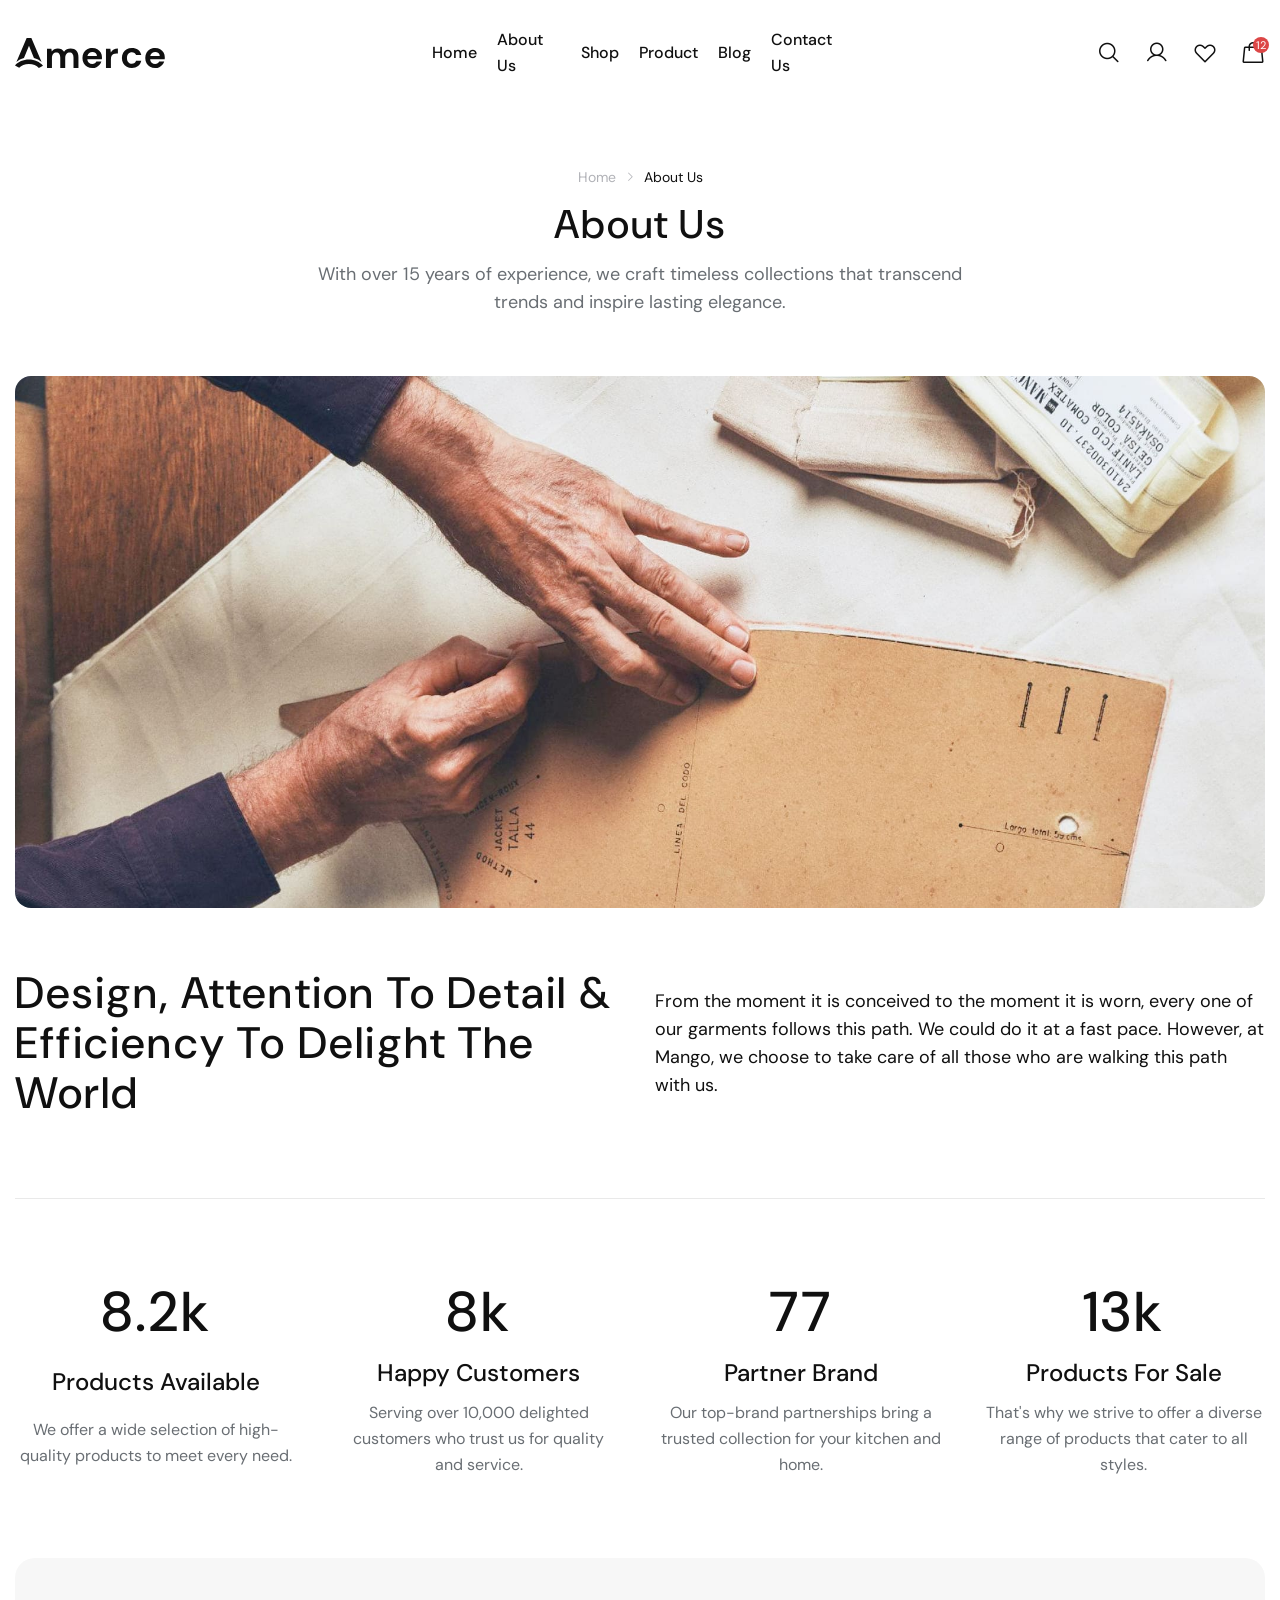
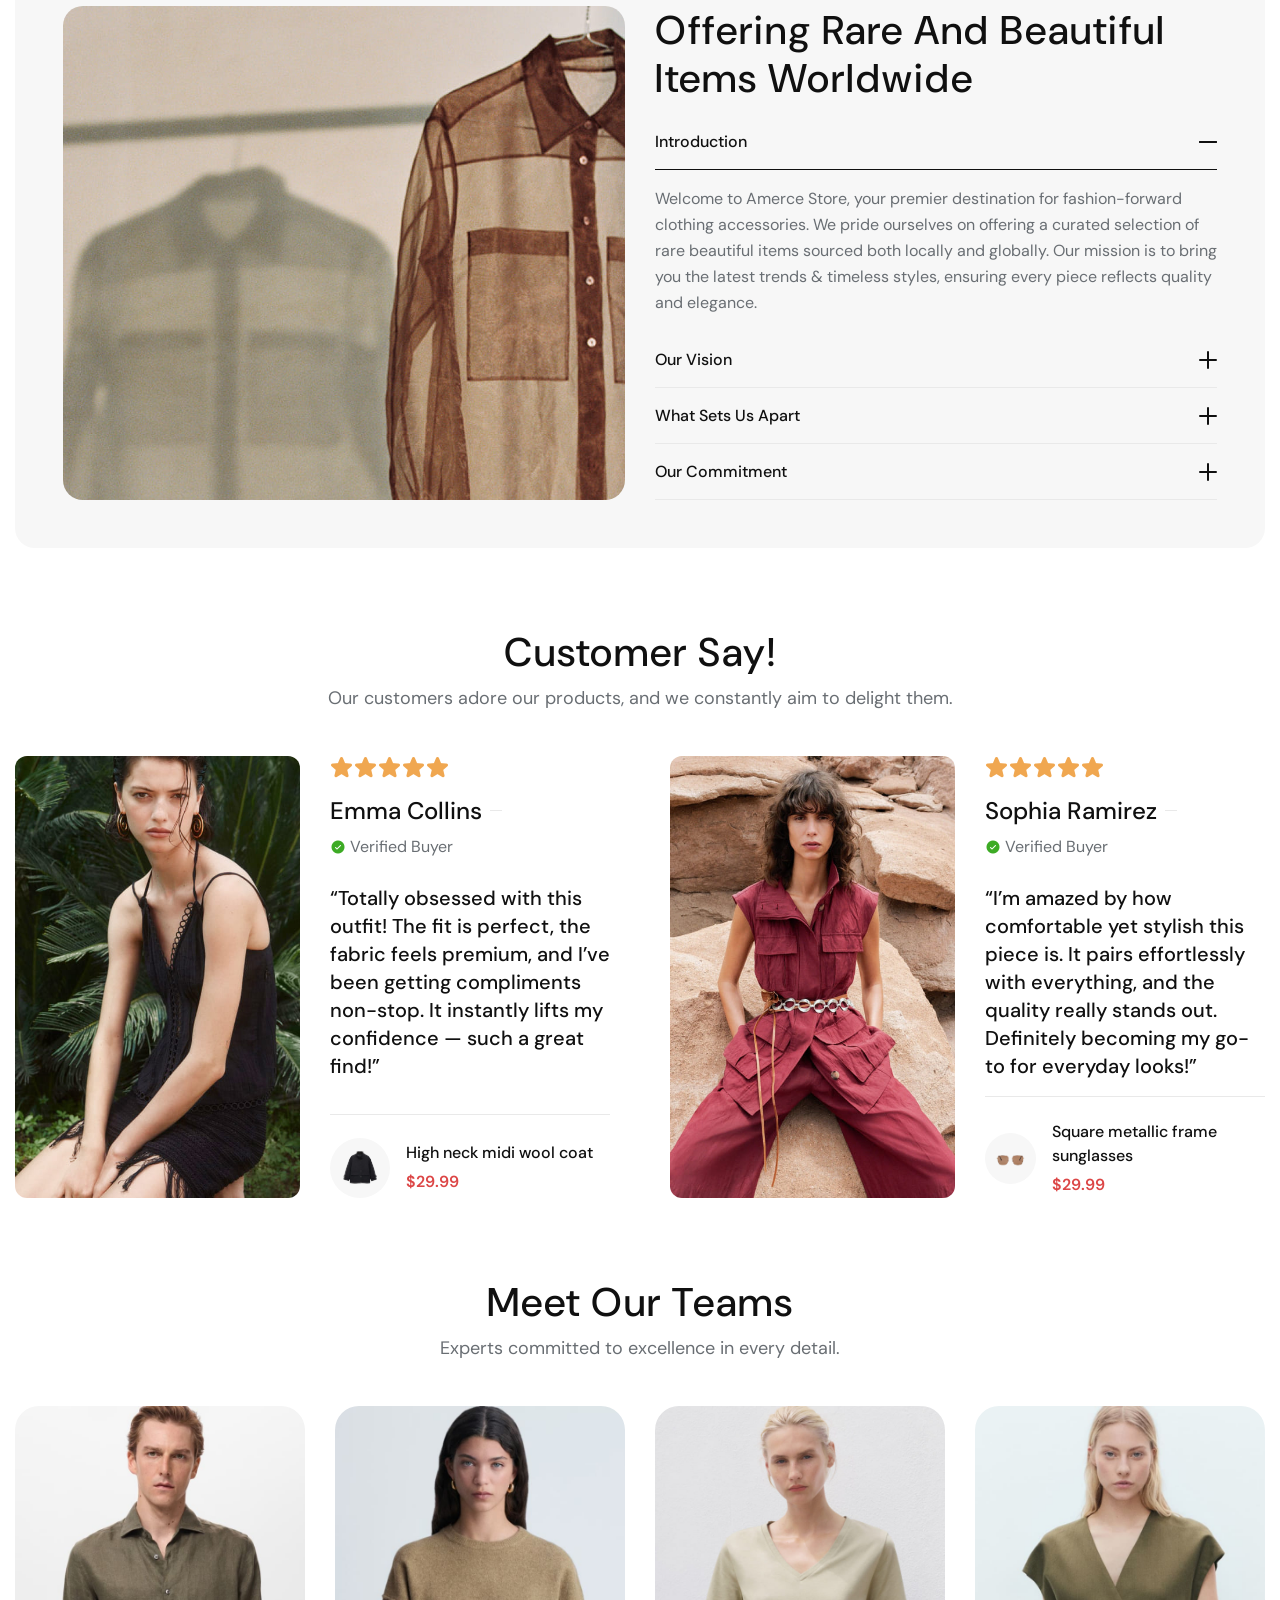
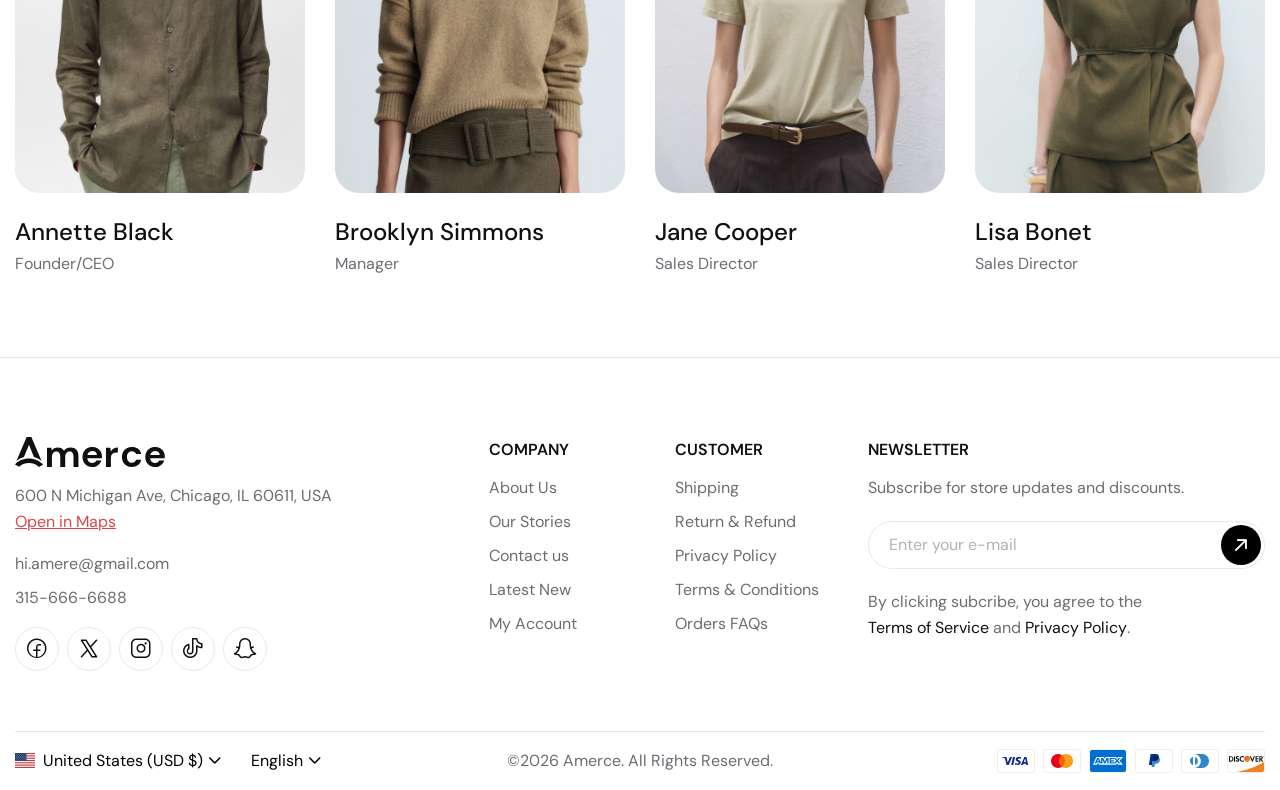
<file: about.html>
<!DOCTYPE html>

<!--[if IE 8]><html class="ie" xmlns="http://www.w3.org/1999/xhtml" xml:lang="en-US" lang="en-US"> <![endif]-->
<!--[if (gte IE 9)|!(IE)]><!-->
<html xmlns="http://www.w3.org/1999/xhtml" xml:lang="en-US" lang="en-US">
<!--<![endif]-->



<!-- Added by HTTrack --><meta http-equiv="content-type" content="text/html;charset=utf-8" /><!-- /Added by HTTrack -->
<head>
    <meta charset="utf-8">
    <title>Amerce - Multipurpose eCommerce HTML</title>
    <meta name="author" content="themesflat.com">
    <meta name="viewport" content="width=device-width, initial-scale=1, maximum-scale=1">
    <meta name="description"
        content="Themesflat Amerce - A modern and elegant Multipurpose eCommerce HTML Template, perfect for online stores selling rings, necklaces, watches, and other accessories. SEO-optimized, fast-loading, and fully customizable.">

    <!-- font -->
    <link rel="stylesheet" href="assets/fonts/fonts.css">
    <link rel="stylesheet" href="assets/icon/icomoon/style.css">
    <!-- css -->
    <link rel="stylesheet" href="assets/css/bootstrap.min.css">
    <link rel="stylesheet" href="assets/css/swiper-bundle.min.css">
    <link rel="stylesheet" href="assets/css/animate.css">
    <link rel="stylesheet" href="assets/css/odometer.min.css">
    <link rel="stylesheet" type="text/css" href="assets/css/styles.css">

    <!-- Favicon and Touch Icons  -->
    <link rel="shortcut icon" href="assets/images/logo/favicon.svg">
    <link rel="apple-touch-icon-precomposed" href="assets/images/logo/favicon.svg">
</head>

<body class="counter-scroll">
    <!-- Scroll Top -->
    <button id="goTop">
        <span class="border-progress"></span>
        <span class="ic-wrap">
            <span class="icon icon-CaretTopThin"></span>
        </span>
    </button>
    <!-- /Scroll Top -->

    <!-- Preload -->
    <div class="preload preload-container" id="preload">
        <div class="preload-logo">
            <div class="spinner"></div>
        </div>
    </div>
    <!-- /Preload -->

    <main id="wrapper">

        <!-- Topbar -->
        <!-- <div class="tf-topbar bg-dark">
            <div class="container">
                <div class="text-center">
                    <div dir="ltr" class="swiper tf-swiper swiper-topbar" data-direction="vertical" data-auto="true"
                        data-loop="true" data-speed="1000">
                        <div class="swiper-wrapper">
                            <!-- slide 1 -->
                            <!-- <div class="swiper-slide">
                                <p class="text-white text-line-clamp-1">
                                    Midseason Sale: 20% Off - Auto Applied at
                                    Checkout - Limited Time Only
                                </p>
                            </div> 
                            <!-- slide 2 -->
                            <!-- <div class="swiper-slide">
                                <p class="text-white text-line-clamp-1">
                                    20% Off - Auto Applied at Checkout - Limited Time Only
                                </p>
                            </div>
                        </div>
                    </div>
                </div>
            </div>
        </div>  -->
        <!-- /Topbar -->
        <!-- Header -->
       <header class="tf-header header-s2 scr-box-shadow">
                    <!-- <div class="container-full">
                <div class="header-inner">
                    <div class="box-open-menu-mobile d-xl-none">
                        <a href="#mobileMenu" data-bs-toggle="offcanvas" class="btn-open-menu">
                            <i class="icon icon-List"></i>
                        </a>
                    </div> -->

            <div class="container-full">
                <div class="header-inner">
                    <div class="box-open-menu-mobile d-xl-none">
                        <a href="#mobileMenu" data-bs-toggle="offcanvas" class="btn-open-menu">
                            <i class="icon icon-List"></i>
                        </a>
                    </div>

                    <div class="header-left">
                        <a href="index.html" class="logo-site">
                            <img loading="lazy" width="150" height="30" src="assets/images/logo/logo.svg" alt="Image">
                        </a>
                    </div>

                    <div class="header-left d-none d-xl-block">
                        <nav class="box-navigation">
                            <ul class="box-nav-menu">
                                <li class="menu-item position-relative">
                                    <a href="index.html" class="item-link">
                                        <span class="text cus-text">
                                            Home
                                        </span>
                                        <!-- <i class="icon icon-CaretDown"></i> -->
                                    </a> 
                                </li>

                                <li class="menu-item position-relative">
                                    <a href="about.html" class="item-link">
                                        <span class="text cus-text">
                                            About Us
                                        </span>
                                        <!-- <i class="icon icon-CaretDown"></i> -->
                                    </a>

                                <li class="menu-item">
                                    <a href="shop-default.html" class="item-link">
                                        <span class="text cus-text">
                                            Shop
                                        </span>
                                        <!-- <i class="icon icon-CaretDown"></i> -->
                                    </a>
                                   
                                <li class="menu-item">
                                    <a href="product-detail.html" class="item-link">
                                        <span class="text cus-text">
                                            Product
                                        </span>
                                        <!-- <i class="icon icon-CaretDown"></i> -->
                                    </a>
                                    
                                <li class="menu-item position-relative">
                                    <a href="blog.html" class="item-link">
                                        <span class="text cus-text">
                                            Blog
                                        </span>
                                        <!-- <i class="icon icon-CaretDown"></i> -->
                                    </a>
                                    
                                </li>
                                                                
                                    <li class="menu-item">
                                    <a href="contact.html" class="item-link">
                                            <span class="text cus-text">
                                                    Contact Us
                                            </span>
                                        </a>
                                    </li>
                            </ul>
                        </nav>
                    </div>
                    <!-- <div class="header-center ">
                        <a href="index.html" class="logo-site">
                            <img loading="lazy" width="150" height="30" src="assets/images/logo/logo.svg" alt="Image">
                        </a>
                    </div> -->
                    <div class="header-right">
                        <!-- <div class="tf-list list-currenci d-none d-xxl-flex">
                                                        
                        </div> -->
                        
                        <div class="br-line type-vertical d-none d-xxl-flex"></div>
                        <ul class="nav-icon-list">
                            <li class="d-none d-sm-block">
                                <a href="#search" data-bs-toggle="modal" class="nav-icon-item link">
                                    <i class="icon icon-MagnifyingGlass"></i>
                                </a>
                            </li>
                            <li>
                                <a href="#sign" data-bs-toggle="modal" class="nav-icon-item link">
                                    <i class="icon icon-User"></i>
                                </a>
                            </li>
                            <li class="d-none d-sm-block">
                                <a href="wishlist.html" class="nav-icon-item link">
                                    <i class="icon icon-HeartStraight"></i>
                                </a>
                            </li>
                            <li>
                                <a href="#shoppingCart" data-bs-toggle="offcanvas" class="nav-icon-item link shop-cart">
                                    <i class="icon icon-Handbag"></i>
                                    <span class="count">
                                        12
                                    </span>
                                </a>
                            </li>
                        </ul>
                    </div>
                </div>
            </div>
        </header>        
        <!-- /Header -->
        
        <!-- Page Title -->
        <section class="section-page-title text-center flat-spacing-2 pb-0">
            <div class="container">
                <div class="main-page-title">
                    <div class="breadcrumbs">
                        <a href="index.html" class="text-caption-01 cl-text-3 link">Home</a>
                        <i class="icon icon-CaretRightThin cl-text-3"></i>
                        <P class="text-caption-01">
                            About Us
                        </P>
                    </div>
                    <h3>
                        About Us
                    </h3>
                    <p class="text-body-1 cl-text-2">
                        With over 15 years of experience, we craft timeless collections that transcend
                        <br class="d-none d-lg-block">
                        trends and inspire lasting elegance.
                    </p>
                </div>
            </div>
        </section>
        <!-- /Page Title -->
        <!-- Main About -->
        <section class="section-main-about flat-spacing pt-0">
            <div class="container">
                <div class="flat-spacing-2">
                    <div class="hero-image">
                        <img loading="lazy" width="1410" height="600" src="assets/images/section/s-contact-1.jpg"
                            alt="Image">
                    </div>
                </div>
                <div class="row align-items-center gy-4">
                    <div class="col-md-6">
                        <h2 class="text-capitalize">
                            Design, attention to detail &
                            efficiency to delight the world
                        </h2>
                    </div>
                    <div class="col-md-6">
                        <p class="text-body-1">
                            From the moment it is conceived to the moment it is worn, every one of our garments follows
                            this
                            path. We could do it at a fast pace. However, at Mango, we choose to take care of all those
                            who
                            are walking this path with us.
                        </p>
                    </div>
                </div>
                <div class="flat-spacing pb-0">
                    <div class="position-relative flat-spacing pb-0">
                        <div class="br-line fake-class top-0"></div>
                        <div dir="ltr" class="swiper tf-swiper" data-preview="4" data-tablet="3" data-mobile-sm="2"
                            data-mobile="1" data-space-lg="40" data-space-md="20" data-space="10" data-pagination="1"
                            data-pagination-sm="2" data-pagination-md="3" data-pagination-lg="4">
                            <div class="swiper-wrapper">
                                <!-- slide 1 -->
                                <div class="swiper-slide">
                                    <div class="box-why couter-side">
                                        <p class="h1 fw-medium">
                                            8.2k
                                        </p>
                                        <p class="title h5 fw-medium">
                                            Products Available
                                        </p>
                                        <p class="sub cl-text-2">
                                            We offer a wide selection of high-quality products to meet every need.
                                        </p>
                                    </div>
                                </div>
                                <!-- slide 2 -->
                                <div class="swiper-slide">
                                    <div class="box-why view-counter">
                                        <p class="h1 fw-medium">
                                            <span class="number" data-speed="1000" data-to="10">0</span><span>k</span>
                                        </p>
                                        <p class="title h5 fw-medium">
                                            Happy Customers
                                        </p>
                                        <p class="sub cl-text-2">
                                            Serving over 10,000 delighted customers who trust us for quality and
                                            service.
                                        </p>
                                    </div>
                                </div>
                                <!-- slide 3 -->
                                <div class="swiper-slide">
                                    <div class="swiper-slide">
                                        <div class="box-why view-counter">
                                            <p class="h1 fw-medium">
                                                <span class="number" data-speed="1000" data-to="96">0</span>
                                            </p>
                                            <p class="title h5 fw-medium">
                                                Partner Brand
                                            </p>
                                            <p class="sub cl-text-2">
                                                Our top-brand partnerships bring a trusted collection for your kitchen
                                                and home.
                                            </p>
                                        </div>
                                    </div>
                                </div>
                                <!-- slide 4 -->
                                <div class="swiper-slide">
                                    <div class="swiper-slide">
                                        <div class="box-why view-counter">
                                            <p class="h1 fw-medium">
                                                <span class="number" data-speed="1000"
                                                    data-to="16">0</span><span>k</span>
                                            </p>
                                            <p class="title h5 fw-medium">
                                                Products For Sale
                                            </p>
                                            <p class="sub cl-text-2">
                                                That's why we strive to offer a diverse range of products that cater to
                                                all styles.
                                            </p>
                                        </div>
                                    </div>
                                </div>
                            </div>
                            <div class="sw-dot-default tf-sw-pagination"></div>
                        </div>
                    </div>
                </div>
            </div>
        </section>
        <!-- /Main About -->
        <!-- Banner Why Choose -->
        <section class="themesFlat">
            <div class="container">
                <div class="banner-why-choose">
                    <div class="bn-image">
                        <img loading="lazy" width="640" height="480" src="assets/images/section/s-contact-2.jpg"
                            alt="Image">
                    </div>
                    <div class="bn-content">
                        <h3 class="mb-12">
                            Offering Rare And Beautiful Items Worldwide
                        </h3>
                        <div class="" id="accordion-v2">
                            <div class="accordion-item_v2">
                                <div class="accordion-action lh-24 fw-medium" data-bs-target="#faq-1"
                                    data-bs-toggle="collapse" aria-expanded="true" aria-controls="faq-1" role="button">
                                    <span>Introduction</span>
                                    <span class="icon ic-accordion-custom cl-2"></span>
                                </div>
                                <div id="faq-1" class="collapse show" data-bs-parent="#accordion-v2">
                                    <p class="faq-content cl-text-2">
                                        Welcome to Amerce Store, your premier destination for fashion-forward clothing
                                        accessories. We pride ourselves on offering a curated selection of rare
                                        beautiful items sourced both locally and globally. Our mission is to bring you
                                        the latest trends & timeless styles, ensuring every piece reflects quality and
                                        elegance.
                                    </p>
                                </div>
                            </div>
                            <div class="accordion-item_v2">
                                <div class="accordion-action collapsed lh-24 fw-medium" data-bs-target="#faq-2"
                                    data-bs-toggle="collapse" aria-expanded="true" aria-controls="faq-2" role="button">
                                    <span>Our Vision</span>
                                    <span class="icon ic-accordion-custom cl-2"></span>
                                </div>
                                <div id="faq-2" class="collapse" data-bs-parent="#accordion-v2">
                                    <p class="faq-content cl-text-2">
                                        Welcome to Amerce Store, your premier destination for fashion-forward clothing
                                        accessories. We pride ourselves on offering a curated selection of rare
                                        beautiful items sourced both locally and globally. Our mission is to bring you
                                        the latest trends & timeless styles, ensuring every piece reflects quality and
                                        elegance.
                                    </p>
                                </div>
                            </div>
                            <div class="accordion-item_v2">
                                <div class="accordion-action collapsed lh-24 fw-medium" data-bs-target="#faq-3"
                                    data-bs-toggle="collapse" aria-expanded="true" aria-controls="faq-3" role="button">
                                    <span>What Sets Us Apart</span>
                                    <span class="icon ic-accordion-custom cl-2"></span>
                                </div>
                                <div id="faq-3" class="collapse" data-bs-parent="#accordion-v2">
                                    <p class="faq-content cl-text-2">
                                        Welcome to Amerce Store, your premier destination for fashion-forward clothing
                                        accessories. We pride ourselves on offering a curated selection of rare
                                        beautiful items sourced both locally and globally. Our mission is to bring you
                                        the latest trends & timeless styles, ensuring every piece reflects quality and
                                        elegance.
                                    </p>
                                </div>
                            </div>
                            <div class="accordion-item_v2">
                                <div class="accordion-action collapsed lh-24 fw-medium" data-bs-target="#faq-4"
                                    data-bs-toggle="collapse" aria-expanded="true" aria-controls="faq-4" role="button">
                                    <span>Our Commitment</span>
                                    <span class="icon ic-accordion-custom cl-2"></span>
                                </div>
                                <div id="faq-4" class="collapse" data-bs-parent="#accordion-v2">
                                    <p class="faq-content cl-text-2">
                                        Welcome to Amerce Store, your premier destination for fashion-forward clothing
                                        accessories. We pride ourselves on offering a curated selection of rare
                                        beautiful items sourced both locally and globally. Our mission is to bring you
                                        the latest trends & timeless styles, ensuring every piece reflects quality and
                                        elegance.
                                    </p>
                                </div>
                            </div>
                        </div>
                    </div>
                </div>
            </div>
        </section>
        <!-- /Banner Why Choose -->
        <!-- Testimonial -->
        <section class="flat-spacing">
            <div class="container">
                <div class="sect-heading type-2 text-center">
                    <h3 class="s-title">
                        Customer Say!
                    </h3>
                    <p class="s-desc text-body-1 cl-text-2">
                        Our customers adore our products, and we constantly aim to delight them.
                    </p>
                </div>
                <div dir="ltr" class="swiper tf-swiper" data-preview="2" data-tablet="2" data-mobile-sm="1"
                    data-mobile="1" data-space-lg="60" data-space-md="30" data-space="15" data-pagination="1"
                    data-pagination-sm="2" data-pagination-md="2" data-pagination-lg="2">
                    <div class="swiper-wrapper">
                        <!-- slide 1 -->
                        <div class="swiper-slide">
                            <div class="testimonial-v01 style-1 style-def">
                                <div class="tes-image">
                                    <img loading="lazy" width="285" height="380"
                                        src="assets/images/testimonial/tes-1.jpg" alt="Image">
                                </div>
                                <div class="tes-content">
                                    <div class="star-wrap d-flex align-items-center">
                                        <i class="icon icon-Star fs-24"></i>
                                        <i class="icon icon-Star fs-24"></i>
                                        <i class="icon icon-Star fs-24"></i>
                                        <i class="icon icon-Star fs-24"></i>
                                        <i class="icon icon-Star fs-24"></i>
                                    </div>
                                    <div class="tes_author">
                                        <p class="author-name h5 fw-medium">Emma Collins</p>
                                        <div class="br-line"></div>
                                        <div class="author-verified">
                                            <i class="icon icon-CheckCircle1"></i>
                                            <span class="cl-text-2">
                                                Verified Buyer
                                            </span>
                                        </div>
                                    </div>
                                    <p class="tes_text h6">
                                        “Totally obsessed with this outfit! The fit is perfect, the fabric feels
                                        premium,
                                        and I’ve been getting compliments non-stop. It instantly lifts my confidence —
                                        such
                                        a great find!”
                                    </p>
                                    <div class="tes_product">
                                        <div class="product-image">
                                            <img class="aspect-ratio-1 object-fit-cover" loading="lazy" width="60"
                                                height="60" src="assets/images/product/square/product-4.jpg"
                                                alt="Image">
                                        </div>
                                        <div class="product-infor">
                                            <a href="product-detail.html" class="link fw-medium lh-24">
                                                High neck midi wool coat
                                            </a>
                                            <p class="prd_price fw-semibold text-primary">$29.99</p>
                                        </div>
                                    </div>
                                </div>
                            </div>
                        </div>
                        <!-- slide 2 -->
                        <div class="swiper-slide">
                            <div class="testimonial-v01 style-1 style-def">
                                <div class="tes-image">
                                    <img loading="lazy" width="285" height="380"
                                        src="assets/images/testimonial/tes-2.jpg" alt="Image">
                                </div>
                                <div class="tes-content">
                                    <div class="star-wrap d-flex align-items-center">
                                        <i class="icon icon-Star fs-24"></i>
                                        <i class="icon icon-Star fs-24"></i>
                                        <i class="icon icon-Star fs-24"></i>
                                        <i class="icon icon-Star fs-24"></i>
                                        <i class="icon icon-Star fs-24"></i>
                                    </div>
                                    <div class="tes_author">
                                        <p class="author-name h5 fw-medium">Sophia Ramirez</p>
                                        <div class="br-line"></div>
                                        <div class="author-verified">
                                            <i class="icon icon-CheckCircle1"></i>
                                            <span class="cl-text-2">
                                                Verified Buyer
                                            </span>
                                        </div>
                                    </div>
                                    <p class="tes_text h6">
                                        “I’m amazed by how comfortable yet stylish this piece is. It pairs effortlessly
                                        with everything, and the quality really stands out. Definitely becoming my go-to
                                        for everyday looks!”
                                    </p>
                                    <div class="tes_product">
                                        <div class="product-image">
                                            <img class="aspect-ratio-1 object-fit-cover" loading="lazy" width="60"
                                                height="60" src="assets/images/product/square/product-6.jpg"
                                                alt="Image">
                                        </div>
                                        <div class="product-infor">
                                            <a href="product-detail.html" class="link fw-medium lh-24">
                                                Square metallic frame sunglasses
                                            </a>
                                            <p class="prd_price fw-semibold text-primary">$29.99</p>
                                        </div>
                                    </div>
                                </div>
                            </div>
                        </div>
                    </div>
                    <div class="sw-line-default style-2 tf-sw-pagination"></div>
                </div>
            </div>
        </section>
        <!-- /Testimonial -->
        <!-- Member -->
        <section class="flat-spacing pt-0">
            <div class="container">
                <div class="sect-heading type-2 text-center">
                    <h3 class="s-title">
                        Meet Our Teams
                    </h3>
                    <p class="s-desc text-body-1 cl-text-2">
                        Experts committed to excellence in every detail.
                    </p>
                </div>
                <div dir="ltr" class="swiper tf-swiper" data-preview="4" data-tablet="3" data-mobile-sm="2"
                    data-mobile="1" data-space-lg="30" data-space-md="20" data-space="10" data-pagination="1"
                    data-pagination-sm="2" data-pagination-md="3" data-pagination-lg="4">
                    <div class="swiper-wrapper">
                        <!-- slide 1 -->
                        <div class="swiper-slide">
                            <div class="card-member-v01 hover-img">
                                <div class="member-image">
                                    <div class="image img-style">
                                        <img loading="lazy" width="330" height="440"
                                            src="assets/images/member/member-1.jpg" alt="Image">
                                    </div>
                                    <div class="social-wrap">
                                        <ul class="tf-social-icon-2 style-2 d-grid">
                                            <li><a href="https://www.facebook.com/"><i
                                                        class="icon icon-FacebookLogo"></i></a></li>
                                            <li><a href="https://x.com/"><i class="icon icon-XLogo"></i></a></li>
                                            <li><a href="https://www.instagram.com/"><i
                                                        class="icon icon-InstagramLogo"></i></a></li>
                                            <li><a href="https://www.tiktok.com/"><i
                                                        class="icon icon-TiktokLogo"></i></a></li>
                                        </ul>
                                    </div>
                                </div>
                                <div class="member-info">
                                    <a href="#" class="name h5 fw-medium link-underline link">
                                        Annette Black
                                    </a>
                                    <p class="duty cl-text-2">
                                        Founder/CEO
                                    </p>
                                </div>
                            </div>
                        </div>
                        <!-- slide 2 -->
                        <div class="swiper-slide">
                            <div class="card-member-v01 hover-img">
                                <div class="member-image">
                                    <div class="image img-style">
                                        <img loading="lazy" width="330" height="440"
                                            src="assets/images/member/member-2.jpg" alt="Image">
                                    </div>
                                    <div class="social-wrap">
                                        <ul class="tf-social-icon-2 style-2 d-grid">
                                            <li><a href="https://www.facebook.com/"><i
                                                        class="icon icon-FacebookLogo"></i></a></li>
                                            <li><a href="https://x.com/"><i class="icon icon-XLogo"></i></a></li>
                                            <li><a href="https://www.instagram.com/"><i
                                                        class="icon icon-InstagramLogo"></i></a></li>
                                            <li><a href="https://www.tiktok.com/"><i
                                                        class="icon icon-TiktokLogo"></i></a></li>
                                        </ul>
                                    </div>
                                </div>
                                <div class="member-info">
                                    <a href="#" class="name h5 fw-medium link-underline link">
                                        Brooklyn Simmons
                                    </a>
                                    <p class="duty cl-text-2">
                                        Manager
                                    </p>
                                </div>
                            </div>
                        </div>
                        <!-- slide 3 -->
                        <div class="swiper-slide">
                            <div class="card-member-v01 hover-img">
                                <div class="member-image">
                                    <div class="image img-style">
                                        <img loading="lazy" width="330" height="440"
                                            src="assets/images/member/member-3.jpg" alt="Image">
                                    </div>
                                    <div class="social-wrap">
                                        <ul class="tf-social-icon-2 style-2 d-grid">
                                            <li><a href="https://www.facebook.com/"><i
                                                        class="icon icon-FacebookLogo"></i></a></li>
                                            <li><a href="https://x.com/"><i class="icon icon-XLogo"></i></a></li>
                                            <li><a href="https://www.instagram.com/"><i
                                                        class="icon icon-InstagramLogo"></i></a></li>
                                            <li><a href="https://www.tiktok.com/"><i
                                                        class="icon icon-TiktokLogo"></i></a></li>
                                        </ul>
                                    </div>
                                </div>
                                <div class="member-info">
                                    <a href="#" class="name h5 fw-medium link-underline link">
                                        Jane Cooper
                                    </a>
                                    <p class="duty cl-text-2">
                                        Sales Director
                                    </p>
                                </div>
                            </div>
                        </div>
                        <!-- slide 4 -->
                        <div class="swiper-slide">
                            <div class="card-member-v01 hover-img">
                                <div class="member-image">
                                    <div class="image img-style">
                                        <img loading="lazy" width="330" height="440"
                                            src="assets/images/member/member-4.jpg" alt="Image">
                                    </div>
                                    <div class="social-wrap">
                                        <ul class="tf-social-icon-2 style-2 d-grid">
                                            <li><a href="https://www.facebook.com/"><i
                                                        class="icon icon-FacebookLogo"></i></a></li>
                                            <li><a href="https://x.com/"><i class="icon icon-XLogo"></i></a></li>
                                            <li><a href="https://www.instagram.com/"><i
                                                        class="icon icon-InstagramLogo"></i></a></li>
                                            <li><a href="https://www.tiktok.com/"><i
                                                        class="icon icon-TiktokLogo"></i></a></li>
                                        </ul>
                                    </div>
                                </div>
                                <div class="member-info">
                                    <a href="#" class="name h5 fw-medium link-underline link">
                                        Lisa Bonet
                                    </a>
                                    <p class="duty cl-text-2">
                                        Sales Director
                                    </p>
                                </div>
                            </div>
                        </div>
                    </div>
                    <div class="sw-line-default style-2 tf-sw-pagination"></div>
                </div>
            </div>
        </section>
        <!-- /Member -->
        <!-- Footer -->
        <footer class="tf-footer">
            <div class="footer-inner flat-spacing position-relative">
                <div class="br-line fake-class top-0"></div>
                <div class="container">
                    <div class="row">
                        <div class="col-md-6 col-lg-4">
                            <div class="footer-infor d-flex flex-column align-items-start mb-lg-0">
                                <a href="index.html" class="logo-site mb-16">
                                    <img loading="lazy" width="150" height="30" src="assets/images/logo/logo.svg"
                                        alt="Image">
                                </a>
                                <p class="lh-26 cl-text-2">
                                    600 N Michigan Ave, Chicago, IL 60611, USA
                                </p>
                                <a href="https://www.google.com/maps?q=600+N+Michigan+Ave+Chicago,+IL+60611+USA"
                                    target="_blank" class="text-decoration-underline text-primary lh-26 mb-16">
                                    Open in Maps
                                </a>
                                <a href="mailto:hi.amere@gmail.com" class="cl-text-2 link mb-8">
                                    hi.amere@gmail.com
                                </a>
                                <a href="tel:3156666688" class="cl-text-2 link mb-16">
                                    315-666-6688
                                </a>
                                <ul class="tf-social-icon-2">
                                    <li>
                                        <a href="https://www.facebook.com/" target="_blank">
                                            <i class="icon icon-FacebookLogo"></i>
                                        </a>
                                    </li>
                                    <li>
                                        <a href="https://x.com/" target="_blank">
                                            <i class="icon icon-XLogo"></i>
                                        </a>
                                    </li>
                                    <li>
                                        <a href="https://www.instagram.com/" target="_blank">
                                            <i class="icon icon-InstagramLogo"></i>
                                        </a>
                                    </li>
                                    <li>
                                        <a href="https://www.tiktok.com/" target="_blank">
                                            <i class="icon icon-TiktokLogo"></i>
                                        </a>
                                    </li>
                                    <li>
                                        <a href="https://www.snapchat.com/" target="_blank">
                                            <i class="icon icon-SnapchatLogo"></i>
                                        </a>
                                    </li>
                                </ul>
                            </div>
                        </div>
                        <div class="col-sm-6 col-md-6 col-lg-2">
                            <div class="footer-col-block footer-wrap-1 mx-xl-auto">
                                <p class="footer-heading footer-heading-mobile">COMPANY</p>
                                <div class="tf-collapse-content">
                                    <ul class="footer-menu-list">
                                        <li><a href="about.html" class="cl-text-2 link">About Us</a></li>
                                        <li><a href="our-store.html" class="cl-text-2 link">Our Stories</a></li>
                                        <li><a href="contact.html" class="cl-text-2 link">Contact us</a></li>
                                        <li><a href="blog.html" class="cl-text-2 link">Latest New</a></li>
                                        <li><a href="account-page.html" class="cl-text-2 link">My Account</a></li>
                                    </ul>
                                </div>
                            </div>
                        </div>
                        <div class="col-sm-6 col-md-6 col-lg-2">
                            <div class="footer-col-block footer-wrap-2 mx-xl-auto">
                                <p class="footer-heading footer-heading-mobile">CUSTOMER</p>
                                <div class="tf-collapse-content">
                                    <ul class="footer-menu-list">
                                        <li><a href="shipping.html" class="cl-text-2 link">Shipping</a></li>
                                        <li><a href="return-and-refund.html" class="cl-text-2 link">Return & Refund</a>
                                        </li>
                                        <li><a href="privacy-policy.html" class="cl-text-2 link">Privacy Policy</a></li>
                                        <li><a href="term-and-condition.html" class="cl-text-2 link">Terms &
                                                Conditions</a></li>
                                        <li><a href="faq.html" class="cl-text-2 link">Orders FAQs</a></li>
                                    </ul>
                                </div>
                            </div>
                        </div>
                        <div class="col-md-6 col-lg-4">
                            <div class="footer-col-block footer-wrap-3 mb-0">
                                <p class="footer-heading footer-heading-mobile">NEWSLETTER</p>
                                <div class="tf-collapse-content">
                                    <p class="footer-desc cl-text-2">
                                        Subscribe for store updates and discounts.
                                    </p>
                                    <form class="form-sub">
                                        <fieldset>
                                            <input type="email" placeholder="Enter your e-mail" required>
                                        </fieldset>
                                        <button type="submit" class="btn-action">
                                            <i class="icon icon-ArrowUpRight"></i>
                                        </button>
                                    </form>
                                    <p class="text-remember cl-text-2">
                                        By clicking subcribe, you agree to the
                                        <a href="term-and-condition.html" class="text-main link link-underline">
                                            Terms of Service
                                        </a>
                                        and
                                        <a href="privacy-policy.html" class="text-main link link-underline">
                                            Privacy Policy
                                        </a>.
                                    </p>
                                </div>
                            </div>
                        </div>
                    </div>
                </div>
            </div>
            <div class="footer-bottom">
                <div class="container">
                    <div class="br-line"></div>
                    <div class="inner-bottom">
                        <div class="tf-list list-currenci">
                            <div class="tf-currencies">
                                <select class="tf-dropdown-select style-default type-currencies">
                                    <option selected data-thumbnail="assets/images/country/us.png">United States (USD $)
                                    </option>
                                    <option data-thumbnail="assets/images/country/vn.png">Viet Nam (VND ₫)</option>
                                </select>
                            </div>
                            <div class="tf-languages">
                                <select class="tf-dropdown-select style-default type-languages">
                                    <option>English</option>
                                    <option>العربية</option>
                                    <option>简体中文</option>
                                    <option>اردو</option>
                                </select>
                            </div>
                        </div>
                        <p class="text-nocopy cl-text-2">
                            ©2026 Amerce. All Rights Reserved.
                        </p>
                        <ul class="tf-list payment-list">
                            <li><img loading="lazy" width="38" height="24" src="assets/images/payment/visa.svg"
                                    alt="Image"></li>
                            <li><img loading="lazy" width="38" height="24" src="assets/images/payment/master-card.svg"
                                    alt="Image"></li>
                            <li><img loading="lazy" width="38" height="24" src="assets/images/payment/amex.svg"
                                    alt="Image"></li>
                            <li><img loading="lazy" width="38" height="24" src="assets/images/payment/paypal.svg"
                                    alt="Image"></li>
                            <li><img loading="lazy" width="38" height="24" src="assets/images/payment/water.svg"
                                    alt="Image"></li>
                            <li><img loading="lazy" width="38" height="24" src="assets/images/payment/discover.svg"
                                    alt="Image"></li>
                        </ul>
                    </div>
                </div>
            </div>
        </footer>
        <!-- /Footer -->
        <!-- <div class="" style="height: 500px;"></div> -->
    </main>
    <!-- Mobile Menu -->
    <div class="offcanvas offcanvas-start canvas-mb" id="mobileMenu">
        <div class="canvas-header">
            <span class="icon-close-popup" data-bs-dismiss="offcanvas">
                <i class="icon icon-X2"></i>
            </span>
            <form class="form-search-nav">
                <fieldset>
                    <input type="text" placeholder="What are you looking for?" required>
                </fieldset>
                <button type="submit" class="btn-action">
                    <i class="icon icon-MagnifyingGlass"></i>
                </button>
            </form>
        </div>
        <div class="canvas-body">
            <div class="mb-content-top">
                <ul class="nav-ul-mb" id="wrapper-menu-navigation"></ul>
            </div>
            <div class="need-help-wrap">
                <p class="nd-title h6 fw-medium mb-16">Need Help?</p>
                <p class="lh-26 cl-text-2 mb-4">
                    600 N Michigan Ave, Chicago, IL 60611, USA
                </p>
                <a href="https://www.google.com/maps?q=600+N+Michigan+Ave+Chicago,+IL+60611+USA" target="_blank"
                    class="text-decoration-underline text-primary lh-26 mb-16">
                    Open in Maps
                </a>
                <a href="mailto:hi.amere@gmail.com" class="cl-text-2 link mb-8">
                    hi.amere@gmail.com
                </a>
                <a href="tel:3156666688" class="cl-text-2 link">
                    315-666-6688
                </a>
            </div>
        </div>
        <div class="canvas-footer">
            <div class="d-flex justify-content-center border-end">
                <div class="tf-currencies">
                    <select class="tf-dropdown-select style-default type-currencies">
                        <option selected data-thumbnail="assets/images/country/us.png">(USD $)</option>
                        <option data-thumbnail="assets/images/country/vn.png">(VND ₫)</option>
                    </select>
                </div>
            </div>
            <div class="d-flex justify-content-center">
                <div class="tf-languages">
                    <select class="tf-dropdown-select style-default type-languages">
                        <option>English</option>
                        <option>العربية</option>
                        <option>简体中文</option>
                        <option>اردو</option>
                    </select>
                </div>
            </div>
        </div>
    </div>
    <!-- /Mobile Menu -->
    <!-- Toolbar -->
    <div class="tf-toolbar-bottom">
        <div class="toolbar-item">
            <a href="shop-default.html">
                <span class="toolbar-icon">
                    <i class="icon icon-storefront"></i>
                </span>
                <span class="toolbar-label">Shop</span>
            </a>
        </div>
        <div class="toolbar-item">
            <a href="#search" data-bs-toggle="modal">
                <span class="toolbar-icon">
                    <i class="icon icon-MagnifyingGlass"></i>
                </span>
                <span class="toolbar-label">Search</span>
            </a>
        </div>
        <div class="toolbar-item">
            <a href="account-page.html">
                <span class="toolbar-icon">
                    <i class="icon icon-User"></i>
                </span>
                <span class="toolbar-label">Account</span>
            </a>
        </div>
        <div class="toolbar-item">
            <a href="wishlist.html">
                <span class="toolbar-icon">
                    <i class="icon icon-HeartStraight"></i>
                </span>
                <span class="toolbar-label">Wishlist</span>
            </a>
        </div>
        <div class="toolbar-item">
            <a href="view-cart.html">
                <span class="toolbar-icon">
                    <i class="icon icon-Handbag"></i>
                    <span class="toolbar-count">12</span>
                </span>
                <span class="toolbar-label">Cart</span>
            </a>
        </div>
    </div>
    <!-- /Toolbar -->

    <!-- Forgot Pass -->
    <div class="modal modalCentered fade modal-log modal-log_forgot" id="modalForgot">
        <div class="modal-dialog modal-dialog-centered">
            <div class="modal-content">
                <span class="icon-close-popup" data-bs-dismiss="modal">
                    <i class="icon-X2"></i>
                </span>
                <div class="modal-heading text-center">
                    <h3 class="title-pop mb-8">Forgot Password</h3>
                    <p class="desc-pop cl-text-2">We’ll send instructions to reset your password.</p>
                </div>
                <div class="modal-main">
                    <form class="form-log">
                        <div class="form-content">
                            <fieldset class="tf-field">
                                <label for="forgot-user" class="tf-lable fw-medium">
                                    Username or email address
                                    <span class="text-primary">*</span>
                                </label>
                                <input type="text" id="forgot-user" placeholder="Username or email address*" required>
                            </fieldset>
                        </div>
                        <div class="group-action">
                            <button type="submit" class="tf-btn animate-btn w-100">
                                Get Reset Code
                            </button>
                            <p class="orther-log text-center">
                                Remember your password?
                                <a href="#sign" data-bs-toggle="modal" class="text-primary text-decoration-underline">
                                    Sign In
                                </a>
                            </p>
                        </div>
                    </form>
                </div>
            </div>
        </div>
    </div>
    <!-- /Forgot Pass -->
    <!-- Size Guide -->
    <div class="modal modalCentered fade modal-find_size" id="findSize">
        <div class="modal-dialog modal-dialog-centered">
            <div class="modal-content">
                <div class="modal-heading d-flex align-items-center justify-content-between">
                    <h4 class="title-pop">Size Chart</h4>
                    <span class="cs-pointer d-flex link" data-bs-dismiss="modal">
                        <i class="icon-X2 fs-24"></i>
                    </span>
                </div>
                <div class="modal-main">
                    <div class="tf-rte">
                        <div class="tf-table-res-df mb-20">
                            <p class="h6 fw-medium mb-16 cl-text-main">Size Guide</p>
                            <div class="overflow-auto">
                                <table class="tf-sizeguide-table">
                                    <thead>
                                        <tr>
                                            <th>Size</th>
                                            <th>US</th>
                                            <th>Bust</th>
                                            <th>Waist</th>
                                            <th>Low Hip</th>
                                        </tr>
                                    </thead>
                                    <tbody>
                                        <tr>
                                            <td>XS</td>
                                            <td>2</td>
                                            <td>32</td>
                                            <td>24 - 25</td>
                                            <td>33 - 34</td>
                                        </tr>
                                        <tr>
                                            <td>S</td>
                                            <td>4</td>
                                            <td>34 - 35</td>
                                            <td>26 - 27</td>
                                            <td>35 - 26</td>
                                        </tr>
                                        <tr>
                                            <td>M</td>
                                            <td>6</td>
                                            <td>36 - 37</td>
                                            <td>28 - 29</td>
                                            <td>38 - 40</td>
                                        </tr>
                                        <tr>
                                            <td>L</td>
                                            <td>8</td>
                                            <td>38 - 29</td>
                                            <td>30 - 31</td>
                                            <td>42 - 44</td>
                                        </tr>
                                        <tr>
                                            <td>XL</td>
                                            <td>10</td>
                                            <td>40 - 41</td>
                                            <td>32 - 33</td>
                                            <td>45 - 47</td>
                                        </tr>
                                        <tr>
                                            <td>XXL</td>
                                            <td>12</td>
                                            <td>42 - 43</td>
                                            <td>34 - 35</td>
                                            <td>48 - 50</td>
                                        </tr>
                                    </tbody>
                                </table>
                            </div>
                        </div>
                        <div class="tf-page-size-chart-content">
                            <div>
                                <p class="h6 fw-medium mb-16 cl-text-main">Measuring Tips</p>
                                <div class="title fw-medium">Bust</div>
                                <p class="mb-12">Measure around the fullest part of your bust.</p>
                                <div class="title fw-medium">Waist</div>
                                <p class="mb-12">Measure around the narrowest part of your torso.</p>
                                <div class="title fw-medium">Low Hip</div>
                                <p class="mb-12">With your feet together measure around the fullest part of your
                                    hips/rear.
                                </p>
                            </div>
                            <div>
                                <img loading="lazy" width="270" height="270" src="assets/images/section/size-chart.jpg"
                                    alt="Image">
                            </div>
                        </div>
                    </div>
                </div>
            </div>
        </div>
    </div>
    <!-- /Size Guide -->
    <!-- Share -->
    <div class="modal modalCentered fade modal-share" id="share">
        <div class="modal-dialog modal-dialog-centered">
            <div class="modal-content">
                <div class="modal-heading d-flex align-items-center justify-content-between">
                    <h4 class="title-pop">Share</h4>
                    <span class="cs-pointer d-flex link" data-bs-dismiss="modal">
                        <i class="icon-X2 fs-24"></i>
                    </span>
                </div>
                <div class="modal-main">
                    <ul class="tf-social-icon-2 hv-dark mb-20">
                        <li>
                            <a href="https://www.facebook.com/">
                                <i class="icon icon-FacebookLogo"></i>
                            </a>
                        </li>
                        <li>
                            <a href="https://x.com/">
                                <i class="icon icon-XLogo"></i>
                            </a>
                        </li>
                        <li>
                            <a href="https://www.instagram.com/">
                                <i class="icon icon-InstagramLogo"></i>
                            </a>
                        </li>
                        <li>
                            <a href="https://www.tiktok.com/">
                                <i class="icon icon-TiktokLogo"></i>
                            </a>
                        </li>
                    </ul>
                    <div class="wrap-code btn-coppy-text">
                        <p class="coppyText cl-text-2" id="coppyText">http://themesflat.com</p>
                        <div class="btn-action-copy tf-btn">Copy</div>
                    </div>
                </div>
            </div>
        </div>
    </div>
    <!-- /Share -->
    <!-- Ask -->
    <div class="modal modalCentered fade modal-log modal-ask" id="ask">
        <div class="modal-dialog modal-dialog-centered">
            <div class="modal-content">
                <span class="icon-close-popup" data-bs-dismiss="modal">
                    <i class="icon-X2"></i>
                </span>
                <div class="modal-heading text-center">
                    <h3 class="title-pop mb-8">Ask A Question</h3>
                    <p class="desc-pop cl-text-2">Have a question? Ask us today!</p>
                </div>
                <div class="modal-main">
                    <form class="form-log mb-20">
                        <div class="form-content">
                            <fieldset class="tf-field">
                                <label for="name-ask" class="tf-lable fw-medium">
                                    Your Name<span class="text-primary">*</span>
                                </label>
                                <input type="text" id="name-ask" placeholder="Your Name*" required>
                            </fieldset>
                            <fieldset class="tf-field">
                                <label for="email-ask" class="tf-lable fw-medium">
                                    Your Email<span class="text-primary">*</span>
                                </label>
                                <input type="email" id="email-ask" placeholder="Your Email*" required>
                            </fieldset>
                            <fieldset class="tf-field">
                                <label for="phone-ask" class="tf-lable fw-medium">
                                    Your phone
                                </label>
                                <input type="number" id="phone-ask" placeholder="Your phone" required>
                            </fieldset>
                            <fieldset class="tf-field">
                                <label for="message-ask" class="tf-lable fw-medium">
                                    Your Message
                                    <span class="text-primary">*</span>
                                </label>
                                <textarea id="message-ask" placeholder="Your Message*" required></textarea>
                            </fieldset>
                        </div>
                        <div class="group-action">
                            <button type="submit" class="tf-btn animate-btn w-100">
                                Subcribe
                            </button>
                        </div>
                    </form>
                    <ul class="tf-social-icon-2 hv-dark justify-content-center">
                        <li>
                            <a href="https://www.facebook.com/">
                                <i class="icon icon-FacebookLogo"></i>
                            </a>
                        </li>
                        <li>
                            <a href="https://x.com/">
                                <i class="icon icon-XLogo"></i>
                            </a>
                        </li>
                        <li>
                            <a href="https://www.instagram.com/">
                                <i class="icon icon-InstagramLogo"></i>
                            </a>
                        </li>
                        <li>
                            <a href="https://www.tiktok.com/">
                                <i class="icon icon-TiktokLogo"></i>
                            </a>
                        </li>
                    </ul>
                </div>
            </div>
        </div>
    </div>
    <!-- /Ask -->
    <!-- Compare -->
    <div class="offcanvas offcanvas-bottom canvas-compare" id="compare">
        <div class="canvas-wrapper">
            <div class="canvas-body">
                <div class="container">
                    <div class="tf-compare-list main-list-clear wrap-empty_text">
                        <div class="tf-compare-head">
                            <h4 class="title letter-space-0">Compare products</h4>
                        </div>
                        <div class="tf-compare-offcanvas list-empty">
                            <p class="box-text_empty cl-text-2">Your Compare is curently empty</p>
                            <div class="tf-compare-item file-delete">
                                <a href="product-detail.html">
                                    <div class="icon remove">
                                        <i class="icon-X2"></i>
                                    </div>
                                    <img class="radius-3" width="660" height="880"
                                        src="assets/images/product/product-1.jpg" alt="Image">
                                </a>
                            </div>
                            <div class="tf-compare-item file-delete">
                                <a href="product-detail.html">
                                    <div class="icon remove">
                                        <i class="icon-X2"></i>
                                    </div>
                                    <img class="radius-3" width="660" height="880"
                                        src="assets/images/product/product-2.jpg" alt="Image">
                                </a>
                            </div>
                            <div class="tf-compare-item file-delete">
                                <a href="product-detail.html">
                                    <div class="icon remove">
                                        <i class="icon-X2"></i>
                                    </div>
                                    <img class="radius-3" width="660" height="880"
                                        src="assets/images/product/product-3.jpg" alt="Image">
                                </a>
                            </div>
                        </div>
                        <div class="tf-compare-buttons justify-content-center">
                            <a href="compare.html" class="tf-btn animate-btn">Compare </a>
                            <div class="tf-btn btn-white btn-stroke clear-list-empty tf-compare-button-clear-all">
                                Clear All
                            </div>
                        </div>
                    </div>
                </div>
            </div>
        </div>
    </div>
    <!-- /Compare -->
    <!-- Quick Add -->
    <div class="modal modalCentered fade modal-quickadd" id="quickAdd">
        <div class="modal-dialog modal-dialog-centered">
            <div class="modal-content">
                <div class="d-flex align-items-center justify-content-between mb-20">
                    <h5>Quick Add</h5>
                    <span class="d-flex cs-pointer link" data-bs-dismiss="modal">
                        <i class="icon icon-X2 fs-24"></i>
                    </span>
                </div>
                <div class="tf-product-quick_add tf-quick-prd_variant">
                    <div class="product-mini-view">
                        <a href="product-detail.html" class="prd-image">
                            <img class="img-product" width="80" height="107"
                                src="assets/images/product/single/detail-1.jpg" alt="Image Product">
                        </a>
                        <div class="prd-content">
                            <a href="product-detail.html"
                                class="prd-name fw-medium link-underline link text-capitalize">
                                linen slim-fit shirt
                            </a>
                            <div class="price-wrap">
                                <span class="price-new text-primary fw-semibold price-on-sale">$79.99</span>
                                <span class="price-old text-caption-01 cl-text-3">$99,99</span>
                            </div>
                        </div>
                    </div>
                    <div class="quick-variant-picker picker_color">
                        <div class="variant-picker_label mb-12">
                            <div>
                                Colors:
                                <span class="variant__value text-capitalize fw-medium">Gray</span>
                            </div>
                        </div>
                        <div class="variant-picker_values">
                            <div class="hover-tooltip tooltip-bot color_btn style-image active">
                                <div class="img">
                                    <img loading="lazy" width="60" height="60"
                                        src="assets/images/product/single/img_square/detail-1_.jpg"
                                        data-src="assets/images/product/single/detail-1.jpg" alt="img">
                                </div>
                                <span class="tooltip color__label">Green</span>
                            </div>
                            <div class="hover-tooltip tooltip-bot color_btn style-image">
                                <div class="img">
                                    <img loading="lazy" width="60" height="60"
                                        src="assets/images/product/single/img_square/detail-1_-2.jpg"
                                        data-src="assets/images/product/single/detail-1_5.jpg" alt="img">
                                </div>
                                <span class="tooltip color__label">Gray</span>
                            </div>
                        </div>
                    </div>
                    <div class="quick-variant-picker picker_size">
                        <div class="variant-picker_label mb-12">
                            <div>
                                Size:
                                <span class="variant__value text-capitalize fw-medium">L</span>
                            </div>
                            <a href="#findSize" data-bs-toggle="modal"
                                class="tf-btn-line-2 style-primary text-caption-01 fw-semibold">
                                Size Guide
                            </a>
                        </div>
                        <div class="variant-picker_values">
                            <span class="size_btn" data-quick-size="S" data-quick-price="39.99">S</span>
                            <span class="size_btn" data-quick-size="M" data-quick-price="59.99">M</span>
                            <span class="size_btn active" data-quick-size="L" data-quick-price="79.99">L</span>
                            <span class="size_btn" data-quick-size="XL" data-quick-price="89.99">XL</span>
                            <span class="size_btn disabled" data-quick-size="XX" data-quick-price="99.99">XXL</span>
                        </div>
                    </div>
                    <div class="product-total-quantity">
                        <p class="">
                            Quantity:
                        </p>
                        <div class="group-action">
                            <div class="wg-quantity">
                                <button class="btn-quantity btn-decrease">
                                    <i class="icon icon-minus"></i>
                                </button>
                                <input class="quantity-product" type="text" name="number" value="1">
                                <button class="btn-quantity btn-increase">
                                    <i class="icon icon-plus"></i>
                                </button>
                            </div>
                            <a href="#shoppingCart" data-bs-toggle="offcanvas"
                                class="btn-action-price tf-btn type-xl animate-btn w-100">
                                Add to Cart
                                <span class="d-none d-sm-block d-md-none d-lg-block">&nbsp;-&nbsp;</span>
                                <span class="price-add d-none d-sm-block d-md-none d-lg-block">$79.99</span>
                            </a>
                        </div>
                        <a href="checkout.html" class="tf-btn type-xl btn-primary animate-btn w-100">
                            Buy It Now
                        </a>
                    </div>
                </div>
            </div>
        </div>
    </div>
    <!-- /Quick Add -->
    <!-- Quick View -->
    <div class="offcanvas offcanvas-end canvas-quickview" id="quickView">
        <div class="mini-quick-image">
            <div class="wrap-quick wrapper-scroll-quickview">
                <div class="image item-scroll-quickview" data-scroll-quickview="Green">
                    <img loading="lazy" width="340" height="444" src="assets/images/product/single/detail-1.jpg"
                        alt="Image">
                </div>
                <div class="image item-scroll-quickview" data-scroll-quickview="Green">
                    <img loading="lazy" width="340" height="444" src="assets/images/product/single/detail-1_2.jpg"
                        alt="Image">
                </div>
                <div class="image item-scroll-quickview" data-scroll-quickview="Green">
                    <img loading="lazy" width="340" height="444" src="assets/images/product/single/detail-1_3.jpg"
                        alt="Image">
                </div>
                <div class="image item-scroll-quickview" data-scroll-quickview="Gray">
                    <img loading="lazy" width="340" height="444" src="assets/images/product/single/detail-1_5.jpg"
                        alt="Image">
                </div>
                <div class="image item-scroll-quickview" data-scroll-quickview="Gray">
                    <img loading="lazy" width="340" height="444" src="assets/images/product/single/detail-1_6.jpg"
                        alt="Image">
                </div>
                <div class="image item-scroll-quickview" data-scroll-quickview="Black">
                    <img loading="lazy" width="340" height="444" src="assets/images/product/single/detail-1_7.jpg"
                        alt="Image">
                </div>
                <div class="image item-scroll-quickview" data-scroll-quickview="Black">
                    <img loading="lazy" width="340" height="444" src="assets/images/product/single/detail-1_8.jpg"
                        alt="Image">
                </div>
            </div>
        </div>
        <div class="wrap-canvas">
            <div class="canvas-header ps-md-0">
                <h5 class="title-pop">Quick View</h5>
                <span class="icon-close-popup" data-bs-dismiss="offcanvas">
                    <i class="icon icon-X2"></i>
                </span>
            </div>
            <div class="canvas-body ps-md-0">
                <div class="tf-product-quick_view tf-quick-prd_variant">
                    <div class="tf-product-info-heading">
                        <p class="product-infor-cate text-caption-01 mb-4">
                            Clothing
                        </p>
                        <h3 class="product-infor-name mb-12 letter-space-0">
                            Lyocell wrap top
                        </h3>
                        <div class="product-infor-meta mb-20">
                            <div class="meta_rate">
                                <div class="star-wrap normal d-flex align-items-center">
                                    <i class="icon icon-Star"></i>
                                    <i class="icon icon-Star"></i>
                                    <i class="icon icon-Star"></i>
                                    <i class="icon icon-Star"></i>
                                    <i class="icon icon-Star"></i>
                                </div>
                                <span class="text-caption-01 cl-text-2">
                                    (134 reviews)
                                </span>
                            </div>
                            <div class="br-line type-vertical"></div>
                            <div class="meta_sold">
                                <i class="icon icon-Lightning text-primary"></i>
                                <span class="text-caption-01 cl-text-2">18 sold in last 32 hours</span>
                            </div>
                        </div>
                        <div class="product-infor-price mb-12">
                            <h4 class="price-on-sale">$59.99</h4>
                            <div class="br-line type-vertical"></div>
                            <p class="cl-text-3 text-decoration-line-through">$98.99</p>
                            <span class="badge-sale text-white fw-semibold text-caption-02">
                                -25%
                            </span>
                        </div>
                        <p class="product-infor-desc cl-text-2 mb-12">
                            The garments labelled as Committed are products that have been produced using
                            sustainable fibres or processes, reducing their environmental impact.
                        </p>
                        <div class="product-infor-reality lh-24">
                            <div class="ic d-flex">
                                <svg width="24" height="24" viewBox="0 0 24 24" fill="none"
                                    xmlns="http://www.w3.org/2000/svg">
                                    <rect width="24" height="24" rx="4" fill="#101010" />
                                    <path
                                        d="M19.4569 11.7975C19.435 11.7481 18.9056 10.5738 17.7287 9.39687C16.1606 7.82875 14.18 7 12 7C9.81999 7 7.83937 7.82875 6.27124 9.39687C5.09437 10.5738 4.56249 11.75 4.54312 11.7975C4.51469 11.8614 4.5 11.9306 4.5 12.0006C4.5 12.0706 4.51469 12.1398 4.54312 12.2037C4.56499 12.2531 5.09437 13.4269 6.27124 14.6038C7.83937 16.1713 9.81999 17 12 17C14.18 17 16.1606 16.1713 17.7287 14.6038C18.9056 13.4269 19.435 12.2531 19.4569 12.2037C19.4853 12.1398 19.5 12.0706 19.5 12.0006C19.5 11.9306 19.4853 11.8614 19.4569 11.7975ZM12 14.5C11.5055 14.5 11.0222 14.3534 10.6111 14.0787C10.1999 13.804 9.87951 13.4135 9.69029 12.9567C9.50107 12.4999 9.45157 11.9972 9.54803 11.5123C9.64449 11.0273 9.88259 10.5819 10.2322 10.2322C10.5819 9.8826 11.0273 9.6445 11.5123 9.54804C11.9972 9.45157 12.4999 9.50108 12.9567 9.6903C13.4135 9.87952 13.804 10.2 14.0787 10.6111C14.3534 11.0222 14.5 11.5055 14.5 12C14.5 12.663 14.2366 13.2989 13.7678 13.7678C13.2989 14.2366 12.663 14.5 12 14.5Z"
                                        fill="white" />
                                </svg>
                            </div>
                            28 people are viewing this right now
                        </div>
                    </div>
                    <div class="br-line"></div>
                    <div class="tf-product-variant">
                        <div class="variant-picker-item variant-color">
                            <div class="variant-picker-label">
                                <div>
                                    Colors:
                                    <span
                                        class="variant-picker-label-value value-currentColor text-capitalize fw-medium">Gray</span>
                                </div>
                            </div>
                            <div class="variant-picker-values">

                                <input class="d-none" id="values-green" type="radio" name="colorQuickAdd" checked>
                                <label
                                    class="hover-tooltip tooltip-bot color-btn color-btn_quick style-image btn-scroll-quickview active"
                                    for="values-green" data-color="Green" data-scroll-quickview="Green">
                                    <span class="img">
                                        <img loading="lazy" width="60" height="60"
                                            src="assets/images/product/single/img_square/detail-1_.jpg"
                                            data-src="assets/images/product/single/img_square/detail-1_.jpg" alt="img">
                                    </span>
                                    <span class="tooltip">Green</span>
                                </label>

                                <input class="d-none" id="values-gray" type="radio" name="colorQuickAdd">
                                <label
                                    class="hover-tooltip tooltip-bot color-btn color-btn_quick style-image btn-scroll-quickview"
                                    for="values-gray" data-color="Gray" data-scroll-quickview="Gray">
                                    <span class="img">
                                        <img loading="lazy" width="60" height="60"
                                            src="assets/images/product/single/img_square/detail-1_-2.jpg"
                                            data-src="assets/images/product/single/img_square/detail-1_-2.jpg" alt="img">
                                    </span>
                                    <span class="tooltip">Gray</span>
                                </label>

                                <input class="d-none" id="values-black" type="radio" name="colorQuickAdd">
                                <label
                                    class="hover-tooltip tooltip-bot color-btn color-btn_quick style-image btn-scroll-quickview"
                                    for="values-black" data-color="Black" data-scroll-quickview="Black">
                                    <span class="img">
                                        <img loading="lazy" width="60" height="60"
                                            src="assets/images/product/single/img_square/detail-1_-3.jpg"
                                            data-src="assets/images/product/single/img_square/detail-1_-3.jpg" alt="img">
                                    </span>
                                    <span class="tooltip">Black</span>
                                </label>
                            </div>
                        </div>

                        <div class="quick-variant-picker picker_size">
                            <div class="variant-picker_label mb-12">
                                <div>
                                    Size:
                                    <span class="variant__value text-capitalize fw-medium">M</span>
                                </div>
                                <div data-bs-dismiss="offcanvas">
                                    <a href="#findSize" data-bs-toggle="modal"
                                        class="tf-btn-line-2 style-primary text-caption-01 fw-semibold">
                                        Size Guide
                                    </a>
                                </div>
                            </div>
                            <div class="variant-picker_values">
                                <span class="size_btn" data-quick-size="S" data-quick-price="39.99">S</span>
                                <span class="size_btn active" data-quick-size="M" data-quick-price="59.99">M</span>
                                <span class="size_btn" data-quick-size="L" data-quick-price="79.99">L</span>
                                <span class="size_btn" data-quick-size="XL" data-quick-price="89.99">XL</span>
                                <span class="size_btn disabled" data-quick-size="XX" data-quick-price="99.99">XXL</span>
                            </div>
                        </div>

                        <div class="tf-product-total-quantity">
                            <p class="">
                                Quantity:
                            </p>
                            <div class="group-action">
                                <div class="wg-quantity">
                                    <button class="btn-quantity btn-decrease">
                                        <i class="icon icon-minus"></i>
                                    </button>
                                    <input class="quantity-product" type="text" name="number" value="1">
                                    <button class="btn-quantity btn-increase">
                                        <i class="icon icon-plus"></i>
                                    </button>
                                </div>
                                <a href="#shoppingCart" data-bs-toggle="offcanvas"
                                    class="btn-action-price tf-btn type-xl animate-btn w-100">
                                    Add to Cart
                                    <span class="d-none d-sm-block d-md-none d-lg-block">&nbsp;-&nbsp;</span>
                                    <span class="price-add d-none d-sm-block d-md-none d-lg-block">$59.99</span>
                                </a>
                            </div>
                            <a href="checkout.html" class="tf-btn type-xl btn-primary animate-btn w-100">
                                Buy It Now
                            </a>
                        </div>
                    </div>
                    <div class="box-action">
                        <a href="product-detail.html" class="tf-btn-line-2 style-primary fw-semibold">
                            View Full Details
                        </a>
                    </div>
                </div>
            </div>
        </div>
    </div>
    <!-- /Quick View -->
    <!-- Shopping Cart -->
    <div class="offcanvas offcanvas-end popup-shopping-cart" id="shoppingCart">
        <div class="tf-minicart-recommendations file-delete">
            <div class="title d-flex justify-content-between align-items-center">
                <h5>You Might Like</h5>
                <i class="icon icon-X2 link remove fs-24 cs-pointer"></i>
            </div>
            <div class="wrap-recommendations">
                <div class="list-cart">
                    <div class="list-cart-item">
                        <a href="#" class="image">
                            <img loading="lazy" width="212" height="283" src="assets/images/product/product-4.jpg"
                                alt="Image">
                        </a>
                        <div class="content">
                            <a class="name fw-medium link text-line-clamp-1" href="product-detail.html">
                                High neck midi wool coat
                            </a>
                            <div class="price-wrap">
                                <span class="price-new text-primary fw-semibold">$39,99</span>
                                <span class="price-old text-caption-01 cl-text-3">$49,99</span>
                            </div>
                        </div>
                    </div>
                    <div class="list-cart-item">
                        <a href="#" class="image">
                            <img loading="lazy" width="212" height="283" src="assets/images/product/product-3.jpg"
                                alt="Image">
                        </a>
                        <div class="content">
                            <a class="name fw-medium link text-line-clamp-1" href="product-detail.html">
                                linen slim-fit shirt
                            </a>
                            <div class="price-wrap">
                                <span class="price-new text-primary fw-semibold">$29,99</span>
                                <span class="price-old text-caption-01 cl-text-3">$49,99</span>
                            </div>
                        </div>
                    </div>
                    <div class="list-cart-item">
                        <a href="#" class="image">
                            <img loading="lazy" width="212" height="283" src="assets/images/product/product-10.jpg"
                                alt="Image">
                        </a>
                        <div class="content">
                            <a class="name fw-medium link text-line-clamp-1" href="product-detail.html">
                                Square frame sunglasses
                            </a>
                            <div class="price-wrap">
                                <span class="price-new text-primary fw-semibold">$59,99</span>
                                <span class="price-old text-caption-01 cl-text-3">$69,99</span>
                            </div>
                        </div>
                    </div>
                </div>
            </div>
        </div>
        <div class="canvas-wrapper">
            <div class="popup-header">
                <div class="d-flex align-items-center justify-content-between mb-12">
                    <h5 class="title">Shopping Cart</h5>
                    <span class="icon-X2 icon-close-popup" data-bs-dismiss="offcanvas"></span>
                </div>
                <div class="cart-threshold">
                    <p class="text">
                        Buy
                        <span class="text-primary fw-7">$70.00</span>
                        more to get freeship
                    </p>
                    <div class="tf-progress-bar tf-progress-ship">
                        <div class="value" style="width: 0%" data-progress="25"></div>
                    </div>
                </div>
            </div>
            <div class="wrap">
                <div class="tf-mini-cart-wrap list-file-delete wrap-empty_text">
                    <div class="tf-mini-cart-main">
                        <div class="tf-mini-cart-sroll">
                            <div class="tf-mini-cart-items list-empty">
                                <div class="box-text_empty type-shop_cart">
                                    <div class="shop-empty_top">
                                        <span class="icon">
                                            <i class="icon-Handbag"></i>
                                        </span>
                                        <h4 class="text-emp">Your cart is empty</h4>
                                        <p class="cl-text-2">Your cart is currently empty. Let us assist you in
                                            finding the right product</p>
                                    </div>
                                    <div class="shop-empty_bot">
                                        <a href="shop-default.html" class="tf-btn animate-btn">Shopping </a>
                                        <a href="index.html" class="tf-btn btn-stroke">Back to home </a>
                                    </div>
                                </div>
                                <div class="tf-mini-cart-item file-delete">
                                    <div class="tf-mini-cart-image">
                                        <img loading="lazy" width="100" height="133"
                                            src="assets/images/product/product-3.jpg" alt="Image Product">
                                    </div>
                                    <div class="tf-mini-cart-info">
                                        <a href="product-detail.html" class="name fw-medium link text-line-clamp-1">
                                            V-neck cotton T-shirt
                                        </a>
                                        <div class="tf-prd-select select-color text-caption-01 mb-4">
                                            <span class="type-text cl-text-3">
                                                Color:&nbsp;
                                            </span>
                                            <div class="type-select">
                                                <select class="bg-white">
                                                    <option selected="selected">Light Gray</option>
                                                    <option>Charcoal</option>
                                                    <option>Beige</option>
                                                    <option>Taupe</option>
                                                    <option>Sage</option>
                                                </select>
                                            </div>
                                        </div>
                                        <div class="tf-prd-select text-caption-01">
                                            <span class="type-text cl-text-3">
                                                Size:&nbsp;
                                            </span>
                                            <div class="type-select">
                                                <select class="bg-white">
                                                    <option selected="selected">Small</option>
                                                    <option>Medium</option>
                                                    <option>Large</option>
                                                    <option>Extra Large</option>
                                                </select>
                                            </div>
                                        </div>
                                    </div>
                                    <div class="tf-mini-cart-price">
                                        <div class="tf-btn-line-3 type-primary remove cs-pointer">
                                            <span class="text-caption-01 fw-semibold">
                                                Remove
                                            </span>
                                        </div>
                                        <div
                                            class="fw-semibold d-flex align-items-center justify-content-between gap-4">
                                            <span class="number">1</span>
                                            <span>x</span>
                                            <span class="price tf-mini-card-price">$36.00</span>
                                        </div>
                                    </div>
                                </div>
                                <div class="tf-mini-cart-item file-delete">
                                    <div class="tf-mini-cart-image">
                                        <img loading="lazy" width="100" height="133"
                                            src="assets/images/product/product-8.jpg" alt="Image Product">
                                    </div>
                                    <div class="tf-mini-cart-info">
                                        <a href="product-detail.html" class="name fw-medium link text-line-clamp-1">
                                            Oval shoulder bag
                                        </a>
                                        <div class="tf-prd-select select-color text-caption-01 mb-4">
                                            <span class="type-text cl-text-3">
                                                Color:&nbsp;
                                            </span>
                                            <div class="type-select">
                                                <select class="bg-white">
                                                    <option selected="selected">Light Gray</option>
                                                    <option>Charcoal</option>
                                                    <option>Beige</option>
                                                    <option>Taupe</option>
                                                    <option>Sage</option>
                                                </select>
                                            </div>
                                        </div>
                                        <div class="tf-prd-select text-caption-01">
                                            <span class="type-text cl-text-3">
                                                Size:&nbsp;
                                            </span>
                                            <div class="type-select">
                                                <select class="bg-white">
                                                    <option selected="selected">Small</option>
                                                    <option>Medium</option>
                                                    <option>Large</option>
                                                    <option>Extra Large</option>
                                                </select>
                                            </div>
                                        </div>
                                    </div>
                                    <div class="tf-mini-cart-price">
                                        <div class="tf-btn-line-3 type-primary remove cs-pointer">
                                            <span class="text-caption-01 fw-semibold">
                                                Remove
                                            </span>
                                        </div>
                                        <div
                                            class="fw-semibold d-flex align-items-center justify-content-between gap-4">
                                            <span class="number">1</span>
                                            <span>x</span>
                                            <span class="price tf-mini-card-price">$43.00</span>
                                        </div>
                                    </div>
                                </div>
                                <div class="tf-mini-cart-item file-delete">
                                    <div class="tf-mini-cart-image">
                                        <img loading="lazy" width="100" height="133"
                                            src="assets/images/product/product-6.jpg" alt="Image Product">
                                    </div>
                                    <div class="tf-mini-cart-info">
                                        <a href="product-detail.html" class="name fw-medium link text-line-clamp-1">
                                            Square sunglasses
                                        </a>
                                        <div class="tf-prd-select select-color text-caption-01 mb-4">
                                            <span class="type-text cl-text-3">
                                                Color:&nbsp;
                                            </span>
                                            <div class="type-select">
                                                <select class="bg-white">
                                                    <option selected="selected">Light Gray</option>
                                                    <option>Charcoal</option>
                                                    <option>Beige</option>
                                                    <option>Taupe</option>
                                                    <option>Sage</option>
                                                </select>
                                            </div>
                                        </div>
                                        <div class="tf-prd-select text-caption-01">
                                            <span class="type-text cl-text-3">
                                                Size:&nbsp;
                                            </span>
                                            <div class="type-select">
                                                <select class="bg-white">
                                                    <option selected="selected">Small</option>
                                                    <option>Medium</option>
                                                    <option>Large</option>
                                                    <option>Extra Large</option>
                                                </select>
                                            </div>
                                        </div>
                                    </div>
                                    <div class="tf-mini-cart-price">
                                        <div class="tf-btn-line-3 type-primary remove cs-pointer">
                                            <span class="text-caption-01 fw-semibold">
                                                Remove
                                            </span>
                                        </div>
                                        <div
                                            class="fw-semibold d-flex align-items-center justify-content-between gap-4">
                                            <span class="number">1</span>
                                            <span>x</span>
                                            <span class="price tf-mini-card-price">$18.00</span>
                                        </div>
                                    </div>
                                </div>
                                <div class="tf-mini-cart-item file-delete">
                                    <div class="tf-mini-cart-image">
                                        <img loading="lazy" width="100" height="133"
                                            src="assets/images/product/product-1.jpg" alt="Image Product">
                                    </div>
                                    <div class="tf-mini-cart-info">
                                        <a href="product-detail.html" class="name fw-medium link text-line-clamp-1">
                                            Lyocell wrap top
                                        </a>
                                        <div class="tf-prd-select select-color text-caption-01 mb-4">
                                            <span class="type-text cl-text-3">
                                                Color:&nbsp;
                                            </span>
                                            <div class="type-select">
                                                <select class="bg-white">
                                                    <option selected="selected">Light Gray</option>
                                                    <option>Charcoal</option>
                                                    <option>Beige</option>
                                                    <option>Taupe</option>
                                                    <option>Sage</option>
                                                </select>
                                            </div>
                                        </div>
                                        <div class="tf-prd-select text-caption-01">
                                            <span class="type-text cl-text-3">
                                                Size:&nbsp;
                                            </span>
                                            <div class="type-select">
                                                <select class="bg-white">
                                                    <option selected="selected">Small</option>
                                                    <option>Medium</option>
                                                    <option>Large</option>
                                                    <option>Extra Large</option>
                                                </select>
                                            </div>
                                        </div>
                                    </div>
                                    <div class="tf-mini-cart-price">
                                        <div class="tf-btn-line-3 type-primary remove cs-pointer">
                                            <span class="text-caption-01 fw-semibold">
                                                Remove
                                            </span>
                                        </div>
                                        <div
                                            class="fw-semibold d-flex align-items-center justify-content-between gap-4">
                                            <span class="number">1</span>
                                            <span>x</span>
                                            <span class="price tf-mini-card-price">$60.00</span>
                                        </div>
                                    </div>
                                </div>
                            </div>
                        </div>
                    </div>
                    <div class="tf-mini-cart-bottom box-empty_clear">
                        <div class="tf-mini-cart-tool">
                            <div class="tf-mini-cart-tool-btn btn-add-note">
                                <i class="icon icon-NotePencil"></i>
                                <div class="lh-24">Note</div>
                            </div>
                            <div class="tf-mini-cart-tool-btn btn-estimate-shipping">
                                <i class="icon icon-Truck"></i>
                                <div class="lh-24">Shipping</div>
                            </div>
                            <div class="tf-mini-cart-tool-btn btn-add-gift">
                                <i class="icon icon-SealPercent"></i>
                                <div class="lh-24">Coupon</div>
                            </div>
                        </div>
                        <div class="tf-mini-cart-bottom-wrap">
                            <div class="tf-mini-cart-total">
                                <h5 class="text-total d-flex align-content-center justify-content-between">
                                    <span class="subtotal">Subtotal</span>
                                    <span class="total-price tf-totals-total-value">$186,99</span>
                                </h5>
                            </div>
                            <div class="checkbox-wrap">
                                <input class="tf-check style-2" type="checkbox" id="agree-term">
                                <label for="agree-term">
                                    I agree with
                                    <a href="term-and-condition.html" class="text-decoration-underline">
                                        Terms & Conditions
                                    </a>
                                </label>
                            </div>
                            <div class="tf-mini-cart-view-checkout">
                                <a href="view-cart.html" class="tf-btn btn-stroke">
                                    View cart
                                </a>
                                <a href="checkout.html" class="tf-btn animate-btn">
                                    Check Out
                                </a>
                            </div>
                            <a href="shop-default.html"
                                class="d-flex justify-content-center fw-semibold text-center link">
                                Or Continue Shopping
                            </a>
                        </div>
                    </div>
                    <div class="tf-mini-cart-tool-openable add-note">
                        <div class="overlay tf-mini-cart-tool-close"></div>
                        <form action="#" class="tf-mini-cart-tool-content">
                            <label for="cart-note" class="tf-mini-cart-tool-text h6 fw-medium">
                                <i class="icon icon-NotePencil"></i>
                                Note
                            </label>
                            <textarea name="note" id="cart-note" placeholder="Note about your order"></textarea>
                            <div class="tf-cart-tool-btns">
                                <button class="subscribe-button tf-btn animate-btn" type="submit">
                                    Save
                                </button>
                                <div class="tf-btn btn-stroke  tf-mini-cart-tool-close">
                                    Cancel
                                </div>
                            </div>
                        </form>
                    </div>
                    <div class="tf-mini-cart-tool-openable estimate-shipping">
                        <div class="overlay tf-mini-cart-tool-close"></div>
                        <form id="shipping-form" class="tf-mini-cart-tool-content">
                            <div class="tf-mini-cart-tool-text h6 fw-medium">
                                <i class="icon icon-Truck"></i>
                                Shipping
                            </div>
                            <div class="form-content gap-10">
                                <div class="tf-select">
                                    <select class="w-100" id="shipping-country-form" name="address[country]"
                                        data-default="">
                                        <option value="Australia"
                                            data-provinces='[["Australian Capital Territory","Australian Capital Territory"],["New South Wales","New South Wales"],["Northern Territory","Northern Territory"],["Queensland","Queensland"],["South Australia","South Australia"],["Tasmania","Tasmania"],["Victoria","Victoria"],["Western Australia","Western Australia"]]'>
                                            Australia
                                        </option>
                                        <option value="Austria" data-provinces="[]">Austria</option>
                                        <option value="Belgium" data-provinces="[]">Belgium</option>
                                        <option value="Canada"
                                            data-provinces='[["Ontario","Ontario"],["Quebec","Quebec"]]'>
                                            Canada</option>
                                        <option value="Czech Republic" data-provinces="[]">Czechia</option>
                                        <option value="Denmark" data-provinces="[]">Denmark</option>
                                        <option value="Finland" data-provinces="[]">Finland</option>
                                        <option value="France" data-provinces="[]">France</option>
                                        <option value="Germany" data-provinces="[]">Germany</option>
                                        <option selected value="United States"
                                            data-provinces='[["Alabama","Alabama"],["California","California"],["Florida","Florida"]]'>
                                            United States
                                        </option>
                                        <option value="United Kingdom"
                                            data-provinces='[["England","England"],["Scotland","Scotland"],["Wales","Wales"],["Northern Ireland","Northern Ireland"]]'>
                                            United Kingdom
                                        </option>
                                        <option value="India" data-provinces="[]">India</option>
                                        <option value="Japan" data-provinces="[]">Japan</option>
                                        <option value="Mexico" data-provinces="[]">Mexico</option>
                                        <option value="South Korea" data-provinces="[]">South Korea</option>
                                        <option value="Spain" data-provinces="[]">Spain</option>
                                        <option value="Italy" data-provinces="[]">Italy</option>
                                        <option value="Vietnam"
                                            data-provinces='[["Ha Noi","Ha Noi"],["Da Nang","Da Nang"],["Ho Chi Minh","Ho Chi Minh"]]'>
                                            Vietnam
                                        </option>
                                    </select>
                                </div>
                                <div class="tf-select">
                                    <select id="shipping-province-form" name="address[province]"
                                        data-default=""></select>
                                </div>
                                <input type="text" placeholder="Postal code" data-opend-focus id="zipcode"
                                    name="address[zip]" value="">
                                <div id="zipcode-message" class="error" style="display: none">We found one shipping rate
                                    available for undefined.
                                </div>
                                <div id="zipcode-success" class="success" style="display: none">
                                    <p>We found one shipping rate available for your address:</p>
                                    <p class="standard">
                                        Standard at <span>$0.00</span>
                                        USD
                                    </p>
                                </div>
                            </div>
                            <div class="tf-cart-tool-btns">
                                <button class="subscribe-button tf-btn animate-btn" type="submit">
                                    Save
                                </button>
                                <div class="tf-btn btn-stroke tf-mini-cart-tool-close">
                                    Cancel
                                </div>
                            </div>
                        </form>
                    </div>
                    <div class="tf-mini-cart-tool-openable add-gift">
                        <div class="overlay tf-mini-cart-tool-close"></div>
                        <form action="#" class="tf-mini-cart-tool-content">
                            <div class="tf-mini-cart-tool-text h6 fw-medium">
                                <i class="icon icon-SealPercent"></i>
                                Coupon
                            </div>
                            <div class="wrap">
                                <h5>
                                    Only <span class="text-primary">$2</span>
                                    for a gift box
                                </h5>
                            </div>
                            <div class="tf-cart-tool-btns">
                                <button class="subscribe-button tf-btn animate-btn" type="submit">
                                    Add a gift
                                </button>
                                <div class="tf-btn btn-stroke line tf-mini-cart-tool-close">
                                    Cancel
                                </div>
                            </div>
                        </form>
                    </div>
                </div>
            </div>
        </div>
    </div>
    <!-- /Shopping Cart -->
    <!-- Search -->
    <div class="modal modalCentered fade modal-search" id="search">
        <div class="modal-dialog modal-dialog-centered">
            <div class="modal-content">
                <div class="d-flex align-items-center justify-content-between gap-10">
                    <h3>
                        Search
                    </h3>
                    <span class="icon-close-popup flex-shrink-0" data-bs-dismiss="modal">
                        <i class="icon-X2"></i>
                    </span>
                </div>
                <form action="https://tfamerce.vercel.app/search-result.html" class="form-search-nav style-2">
                    <fieldset>
                        <input type="text" placeholder="Searching..." required>
                    </fieldset>
                    <button type="submit" class="btn-action">
                        <i class="icon icon-MagnifyingGlass"></i>
                    </button>
                </form>
                <div class="search-feature">
                    <p class="h5 mb-16">Feature Keywords Today</p>
                    <div class="tf-list-tag">
                        <a href="#" class="link-tag">Dresses</a>
                        <a href="#" class="link-tag">Dresses women</a>
                        <a href="#" class="link-tag">Dresses midi</a>
                        <a href="#" class="link-tag">Dress summer</a>
                    </div>
                </div>
                <div class="recently-view">
                    <p class="h5 mb-16">Recently Viewed Products</p>
                    <div dir="ltr" class="swiper tf-swiper mb-24" data-preview="4" data-tablet="3" data-mobile-sm="2"
                        data-mobile="2" data-space-lg="30" data-space-md="20" data-space="10" data-pagination="2"
                        data-pagination-sm="2" data-pagination-md="3" data-pagination-lg="4">
                        <div class="swiper-wrapper">
                            <!-- slide 1 -->
                            <div class="swiper-slide">
                                <div class="card-product">
                                    <div class="card-product_wrapper">
                                        <a href="product-detail.html" class="product-img">
                                            <img class="img-product" loading="lazy" width="330" height="440"
                                                src="assets/images/product/product-1.jpg" alt="Product">
                                            <img class="img-hover" loading="lazy" width="330" height="440"
                                                src="assets/images/product/product-1_2.jpg" alt="Product">
                                        </a>
                                        <ul class="product-action_list">
                                            <li class="wishlist">
                                                <a href="#;" class="hover-tooltip tooltip-left box-icon">
                                                    <span class="icon icon-heart"></span>
                                                    <span class="tooltip">Add to Wishlist</span>
                                                </a>
                                            </li>
                                            <li class="compare">
                                                <a href="#compare" data-bs-toggle="offcanvas"
                                                    class="hover-tooltip tooltip-left box-icon">
                                                    <span class="icon icon-ArrowsLeftRight"></span>
                                                    <span class="tooltip">Compare</span>
                                                </a>
                                            </li>
                                            <li>
                                                <a href="#quickView" data-bs-toggle="offcanvas"
                                                    class="hover-tooltip tooltip-left box-icon">
                                                    <span class="icon icon-Eye"></span>
                                                    <span class="tooltip">Quick view</span>
                                                </a>
                                            </li>
                                        </ul>
                                        <ul class="product-badge_list">
                                            <li class="product-badge_item text-caption-01 new">NEW</li>
                                        </ul>
                                        <div class="product-action_bot">
                                            <a href="#quickAdd" data-bs-toggle="modal"
                                                class="tf-btn btn-white small  w-100">
                                                Quick Add
                                            </a>
                                        </div>
                                        <div class="product-marquee_sale">
                                            <div class="marquee-wrapper">
                                                <div class="initial-child-container">
                                                    <!-- 1 -->
                                                    <div class="marquee-child-item">
                                                        HOT SALE 25% OFF
                                                    </div>
                                                    <i class="icon icon-Star2"></i>
                                                    <!-- 2 -->
                                                    <div class="marquee-child-item">
                                                        HOT SALE 25% OFF
                                                    </div>
                                                    <i class="icon icon-Star2"></i>
                                                    <!-- 3 -->
                                                    <div class="marquee-child-item">
                                                        HOT SALE 25% OFF
                                                    </div>
                                                    <i class="icon icon-Star2"></i>
                                                    <!-- 4 -->
                                                    <div class="marquee-child-item">
                                                        HOT SALE 25% OFF
                                                    </div>
                                                    <i class="icon icon-Star2"></i>
                                                    <!-- 5 -->
                                                    <div class="marquee-child-item">
                                                        HOT SALE 25% OFF
                                                    </div>
                                                    <i class="icon icon-Star2"></i>
                                                </div>
                                            </div>
                                        </div>
                                    </div>
                                    <div class="card-product_info">
                                        <a href="product-detail.html"
                                            class="name-product lh-24 fw-medium link-underline-text">
                                            Lyocell wrap top
                                        </a>
                                        <div class="star-wrap d-flex align-items-center">
                                            <i class="icon icon-Star"></i>
                                            <i class="icon icon-Star"></i>
                                            <i class="icon icon-Star"></i>
                                            <i class="icon icon-Star"></i>
                                            <i class="icon icon-Star"></i>
                                        </div>
                                        <div class="price-wrap">
                                            <span class="price-new text-primary fw-semibold">$69,99</span>
                                            <span class="price-old text-caption-01 cl-text-3">$99,99</span>
                                        </div>
                                        <ul class="product-color_list">
                                            <li
                                                class="product-color-item color-swatch hover-tooltip tooltip-bot active">
                                                <span class="tooltip color-filter">Brown</span>
                                                <span class="swatch-value bg-warm-beige"></span>
                                                <img src="assets/images/product/product-1.jpg"
                                                    data-src="assets/images/product/product-1.jpg" alt="Image">
                                            </li>
                                            <li class="product-color-item color-swatch hover-tooltip tooltip-bot">
                                                <span class="tooltip color-filter">Dark Blue</span>
                                                <span class="swatch-value bg-midnight-blue"></span>
                                                <img src="assets/images/product/product-1_3.jpg"
                                                    data-src="assets/images/product/product-1_3.jpg" alt="Image">
                                            </li>
                                            <li class="product-color-item color-swatch hover-tooltip tooltip-bot">
                                                <span class="tooltip color-filter">White</span>
                                                <span class="swatch-value bg-white"></span>
                                                <img src="assets/images/product/product-1_4.jpg"
                                                    data-src="assets/images/product/product-1_4.jpg" alt="Image">
                                            </li>
                                        </ul>
                                    </div>
                                </div>
                            </div>
                            <!-- slide 2 -->
                            <div class="swiper-slide">
                                <div class="card-product">
                                    <div class="card-product_wrapper">
                                        <a href="product-detail.html" class="product-img">
                                            <img class="img-product" loading="lazy" width="330" height="440"
                                                src="assets/images/product/product-2.jpg" alt="Product">
                                            <img class="img-hover" loading="lazy" width="330" height="440"
                                                src="assets/images/product/product-2_2.jpg" alt="Product">
                                        </a>
                                        <ul class="product-action_list">
                                            <li class="wishlist">
                                                <a href="#;" class="hover-tooltip tooltip-left box-icon">
                                                    <span class="icon icon-heart"></span>
                                                    <span class="tooltip">Add to Wishlist</span>
                                                </a>
                                            </li>
                                            <li class="compare">
                                                <a href="#compare" data-bs-toggle="offcanvas"
                                                    class="hover-tooltip tooltip-left box-icon">
                                                    <span class="icon icon-ArrowsLeftRight"></span>
                                                    <span class="tooltip">Compare</span>
                                                </a>
                                            </li>
                                            <li>
                                                <a href="#quickView" data-bs-toggle="offcanvas"
                                                    class="hover-tooltip tooltip-left box-icon">
                                                    <span class="icon icon-Eye"></span>
                                                    <span class="tooltip">Quick view</span>
                                                </a>
                                            </li>
                                        </ul>
                                        <ul class="product-badge_list">
                                            <li class="product-badge_item text-caption-01 sale">-25%</li>
                                        </ul>
                                        <div class="product-action_bot">
                                            <a href="#quickAdd" data-bs-toggle="modal"
                                                class="tf-btn btn-white small  w-100">
                                                Quick Add
                                            </a>
                                        </div>
                                    </div>
                                    <div class="card-product_info">
                                        <a href="product-detail.html"
                                            class="name-product lh-24 fw-medium link-underline-text">
                                            Buttons cotton top
                                        </a>
                                        <div class="star-wrap d-flex align-items-center">
                                            <i class="icon icon-Star"></i>
                                            <i class="icon icon-Star"></i>
                                            <i class="icon icon-Star"></i>
                                            <i class="icon icon-Star"></i>
                                            <i class="icon icon-Star"></i>
                                        </div>
                                        <div class="price-wrap">
                                            <span class="price-new text-primary fw-semibold">$29,99</span>
                                            <span class="price-old text-caption-01 cl-text-3">$49,99</span>
                                        </div>
                                        <ul class="product-color_list">
                                            <li
                                                class="product-color-item color-swatch hover-tooltip tooltip-bot active">
                                                <span class="tooltip color-filter">Brown</span>
                                                <span class="swatch-value bg-warm-brown"></span>
                                                <img src="assets/images/product/product-2.jpg"
                                                    data-src="assets/images/product/product-2.jpg" alt="Image">
                                            </li>
                                            <li class="product-color-item color-swatch hover-tooltip tooltip-bot">
                                                <span class="tooltip color-filter">Beige</span>
                                                <span class="swatch-value bg-beige"></span>
                                                <img src="assets/images/product/product-2_3.jpg"
                                                    data-src="assets/images/product/product-2_3.jpg" alt="Image">
                                            </li>
                                        </ul>
                                    </div>
                                </div>
                            </div>
                            <!-- slide 3 -->
                            <div class="swiper-slide">
                                <div class="card-product has-size">
                                    <div class="card-product_wrapper">
                                        <a href="product-detail.html" class="product-img">
                                            <img class="img-product" loading="lazy" width="330" height="440"
                                                src="assets/images/product/product-3.jpg" alt="Product">
                                            <img class="img-hover" loading="lazy" width="330" height="440"
                                                src="assets/images/product/product-3_2.jpg" alt="Product">
                                        </a>
                                        <ul class="product-action_list">
                                            <li class="wishlist">
                                                <a href="#;" class="hover-tooltip tooltip-left box-icon">
                                                    <span class="icon icon-heart"></span>
                                                    <span class="tooltip">Add to Wishlist</span>
                                                </a>
                                            </li>
                                            <li class="compare">
                                                <a href="#compare" data-bs-toggle="offcanvas"
                                                    class="hover-tooltip tooltip-left box-icon">
                                                    <span class="icon icon-ArrowsLeftRight"></span>
                                                    <span class="tooltip">Compare</span>
                                                </a>
                                            </li>
                                            <li>
                                                <a href="#quickView" data-bs-toggle="offcanvas"
                                                    class="hover-tooltip tooltip-left box-icon">
                                                    <span class="icon icon-Eye"></span>
                                                    <span class="tooltip">Quick view</span>
                                                </a>
                                            </li>
                                        </ul>
                                        <ul class="product-badge_list">
                                            <li class="product-badge_item text-caption-01 sale">-25%</li>
                                            <li class="product-badge_item text-caption-01 trend">TREND</li>
                                        </ul>
                                        <div class="variant-box">
                                            <ul class="product-size_list">
                                                <li class="size-item text-caption-01">XS</li>
                                                <li class="size-item text-caption-01">S</li>
                                                <li class="size-item text-caption-01">M</li>
                                            </ul>
                                        </div>
                                        <div class="product-action_bot">
                                            <a href="#quickAdd" data-bs-toggle="modal"
                                                class="tf-btn btn-white small  w-100">
                                                Quick Add
                                            </a>
                                        </div>
                                    </div>
                                    <div class="card-product_info">
                                        <a href="product-detail.html"
                                            class="name-product lh-24 fw-medium link-underline-text">
                                            Wool Midi Coat
                                        </a>
                                        <div class="star-wrap d-flex align-items-center">
                                            <i class="icon icon-Star"></i>
                                            <i class="icon icon-Star"></i>
                                            <i class="icon icon-Star"></i>
                                            <i class="icon icon-Star"></i>
                                            <i class="icon icon-Star"></i>
                                        </div>
                                        <div class="price-wrap">
                                            <span class="price-new text-primary fw-semibold">$15,99</span>
                                            <span class="price-old text-caption-01 cl-text-3">$25,99</span>
                                        </div>
                                        <ul class="product-color_list">
                                            <li
                                                class="product-color-item color-swatch hover-tooltip tooltip-bot active">
                                                <span class="tooltip color-filter">Brown</span>
                                                <span class="swatch-value bg-olive-brown"></span>
                                                <img src="assets/images/product/product-3.jpg"
                                                    data-src="assets/images/product/product-3.jpg" alt="Image">
                                            </li>
                                            <li class="product-color-item color-swatch hover-tooltip tooltip-bot">
                                                <span class="tooltip color-filter">Blue</span>
                                                <span class="swatch-value bg-dark-blue"></span>
                                                <img src="assets/images/product/product-3_3.jpg"
                                                    data-src="assets/images/product/product-3_3.jpg" alt="Image">
                                            </li>
                                            <li class="product-color-item color-swatch hover-tooltip tooltip-bot">
                                                <span class="tooltip color-filter">Light</span>
                                                <span class="swatch-value bg-warm-beige"></span>
                                                <img src="assets/images/product/product-3_4.jpg"
                                                    data-src="assets/images/product/product-3_4.jpg" alt="Image">
                                            </li>
                                        </ul>
                                    </div>
                                </div>
                            </div>
                            <!-- slide 4 -->
                            <div class="swiper-slide">
                                <div class="card-product">
                                    <div class="card-product_wrapper">
                                        <a href="product-detail.html" class="product-img">
                                            <img class="img-product" loading="lazy" width="330" height="440"
                                                src="assets/images/product/product-4.jpg" alt="Product">
                                            <img class="img-hover" loading="lazy" width="330" height="440"
                                                src="assets/images/product/product-4_2.jpg" alt="Product">
                                        </a>
                                        <ul class="product-action_list">
                                            <li class="wishlist">
                                                <a href="#;" class="hover-tooltip tooltip-left box-icon">
                                                    <span class="icon icon-heart"></span>
                                                    <span class="tooltip">Add to Wishlist</span>
                                                </a>
                                            </li>
                                            <li class="compare">
                                                <a href="#compare" data-bs-toggle="offcanvas"
                                                    class="hover-tooltip tooltip-left box-icon">
                                                    <span class="icon icon-ArrowsLeftRight"></span>
                                                    <span class="tooltip">Compare</span>
                                                </a>
                                            </li>
                                            <li>
                                                <a href="#quickView" data-bs-toggle="offcanvas"
                                                    class="hover-tooltip tooltip-left box-icon">
                                                    <span class="icon icon-Eye"></span>
                                                    <span class="tooltip">Quick view</span>
                                                </a>
                                            </li>
                                        </ul>
                                        <ul class="product-badge_list">
                                            <li class="product-badge_item text-caption-01 new">NEW</li>
                                        </ul>
                                        <div class="product-action_bot">
                                            <a href="#quickAdd" data-bs-toggle="modal"
                                                class="tf-btn btn-white small  w-100">
                                                Quick Add
                                            </a>
                                        </div>
                                        <div class="product-countdown">
                                            <div class="js-countdown cd-has-zero" data-timer="1093120"
                                                data-labels="D : ,H : ,M : ,S">
                                            </div>
                                        </div>
                                    </div>
                                    <div class="card-product_info">
                                        <a href="product-detail.html"
                                            class="name-product lh-24 fw-medium link-underline-text">
                                            linen slim-fit shirt
                                        </a>
                                        <div class="star-wrap d-flex align-items-center">
                                            <i class="icon icon-Star"></i>
                                            <i class="icon icon-Star"></i>
                                            <i class="icon icon-Star"></i>
                                            <i class="icon icon-Star"></i>
                                            <i class="icon icon-Star"></i>
                                        </div>
                                        <div class="price-wrap">
                                            <span class="price-new text-primary fw-semibold">$45,99</span>
                                            <span class="price-old text-caption-01 cl-text-3">$79,99</span>
                                        </div>
                                        <ul class="product-color_list">
                                            <li
                                                class="product-color-item color-swatch hover-tooltip tooltip-bot active">
                                                <span class="tooltip color-filter">Blue</span>
                                                <span class="swatch-value bg-dark-blue-2"></span>
                                                <img src="assets/images/product/product-4.jpg"
                                                    data-src="assets/images/product/product-4.jpg" alt="Image">
                                            </li>
                                        </ul>
                                    </div>
                                </div>
                            </div>
                        </div>
                        <div class="sw-dot-default tf-sw-pagination"></div>
                    </div>

                </div>
            </div>
        </div>
    </div>
    <!-- /Search -->
    <!-- Register -->
    <div class="modal modalCentered fade modal-log" id="register">
        <div class="modal-dialog modal-dialog-centered">
            <div class="modal-content">
                <span class="icon-close-popup" data-bs-dismiss="modal">
                    <i class="icon-X2"></i>
                </span>
                <div class="modal-heading text-center">
                    <h3 class="title-pop mb-8">Create Account</h3>
                    <p class="desc-pop cl-text-2">Be part of our growing family of new customers!</p>
                </div>
                <div class="modal-main">
                    <form action="https://tfamerce.vercel.app/account-page.html" class="form-log">
                        <div class="form-content">
                            <fieldset class="tf-field">
                                <label for="user-name" class="tf-lable fw-medium">Username or email address <span
                                        class="text-primary">*</span></label>
                                <input type="text" id="user-name" placeholder="Username or email address*" required>
                            </fieldset>
                            <fieldset class="tf-field password-wrapper">
                                <label for="register-password" class="tf-lable fw-medium">
                                    Password
                                    <span class="text-primary">*</span>
                                </label>
                                <div class="password-wrapper w-100">
                                    <span class="toggle-pass icon-EyeSlash fs-20 cl-text-3"></span>
                                    <input class="password-field" type="password" id="register-password"
                                        placeholder="Password" required>
                                </div>
                            </fieldset>
                            <fieldset class="tf-field password-wrapper">
                                <label for="register-password-confirm" class="tf-lable fw-medium">
                                    Confirm Password
                                    <span class="text-primary">*</span>
                                </label>
                                <div class="password-wrapper w-100">
                                    <span class="toggle-pass icon-EyeSlash fs-20 cl-text-3"></span>
                                    <input class="password-field" type="password" id="register-password-confirm"
                                        placeholder="Confirm Password" required>
                                </div>
                            </fieldset>
                        </div>
                        <div class="group-action">
                            <button type="submit" class="action-create-account tf-btn animate-btn w-100">
                                Create Account
                            </button>
                            <a href="#sign" data-bs-toggle="modal" class="tf-btn btn-stroke">
                                Login
                            </a>
                        </div>
                    </form>
                </div>
            </div>
        </div>
    </div>
    <!-- /Register -->
    <!-- Sign In -->
    <div class="modal modalCentered fade modal-log" id="sign">
        <div class="modal-dialog modal-dialog-centered">
            <div class="modal-content">
                <span class="icon-close-popup" data-bs-dismiss="modal">
                    <i class="icon-X2"></i>
                </span>
                <div class="modal-heading text-center">
                    <h3 class="title-pop mb-8">Sign In</h3>
                    <p class="desc-pop cl-text-2">Sign in to access your personalized experience.</p>
                </div>
                <div class="modal-main">
                    <form action="https://tfamerce.vercel.app/account-page.html" class="form-log">
                        <div class="form-content">
                            <fieldset class="tf-field">
                                <label for="user-name-log" class="tf-lable fw-medium">Username or email address <span
                                        class="text-primary">*</span></label>
                                <input type="text" id="user-name-log" placeholder="Username or email address*" required>
                            </fieldset>
                            <fieldset class="tf-field password-wrapper">
                                <label for="password" class="tf-lable fw-medium">
                                    Password
                                    <span class="text-primary">*</span>
                                </label>
                                <div class="password-wrapper w-100">
                                    <span class="toggle-pass icon-EyeSlash fs-20 cl-text-3"></span>
                                    <input class="password-field" type="password" id="password" placeholder="Password"
                                        required>
                                </div>
                            </fieldset>
                            <fieldset class="field-bottom">
                                <div class="checkbox-wrap">
                                    <input class="tf-check style-2" type="checkbox" id="remember">
                                    <label for="remember">
                                        Remember me
                                    </label>
                                </div>
                                <a href="#modalForgot" data-bs-toggle="modal" class="link text-decoration-underline">
                                    <span class="text-caption-01 fw-semibold">
                                        Forgot Your Password?
                                    </span>
                                </a>
                            </fieldset>
                        </div>
                        <div class="group-action">
                            <button type="submit" class="tf-btn animate-btn w-100">
                                Login
                            </button>
                            <a href="#register" data-bs-toggle="modal" class="tf-btn btn-stroke">
                                Create Account
                            </a>
                        </div>
                    </form>
                </div>
            </div>
        </div>
    </div>
    <!-- /Sign In -->



    <!-- Javascript -->

    <script src="assets/js/plugin/bootstrap.min.js"></script>
    <script src="assets/js/plugin/jquery.min.js"></script>
    <script src="assets/js/plugin/swiper-bundle.min.js"></script>
    <script src="assets/js/plugin/bootstrap-select.min.js"></script>
    <script src="assets/js/plugin/count-down.js"></script>
    <script src="assets/js/plugin/odometer.min.js"></script>
    <script src="assets/js/plugin/countto.js"></script>


    <script src="assets/js/carousel.js"></script>
    <script src="assets/js/main.js"></script>
</body>


</html>
</file>
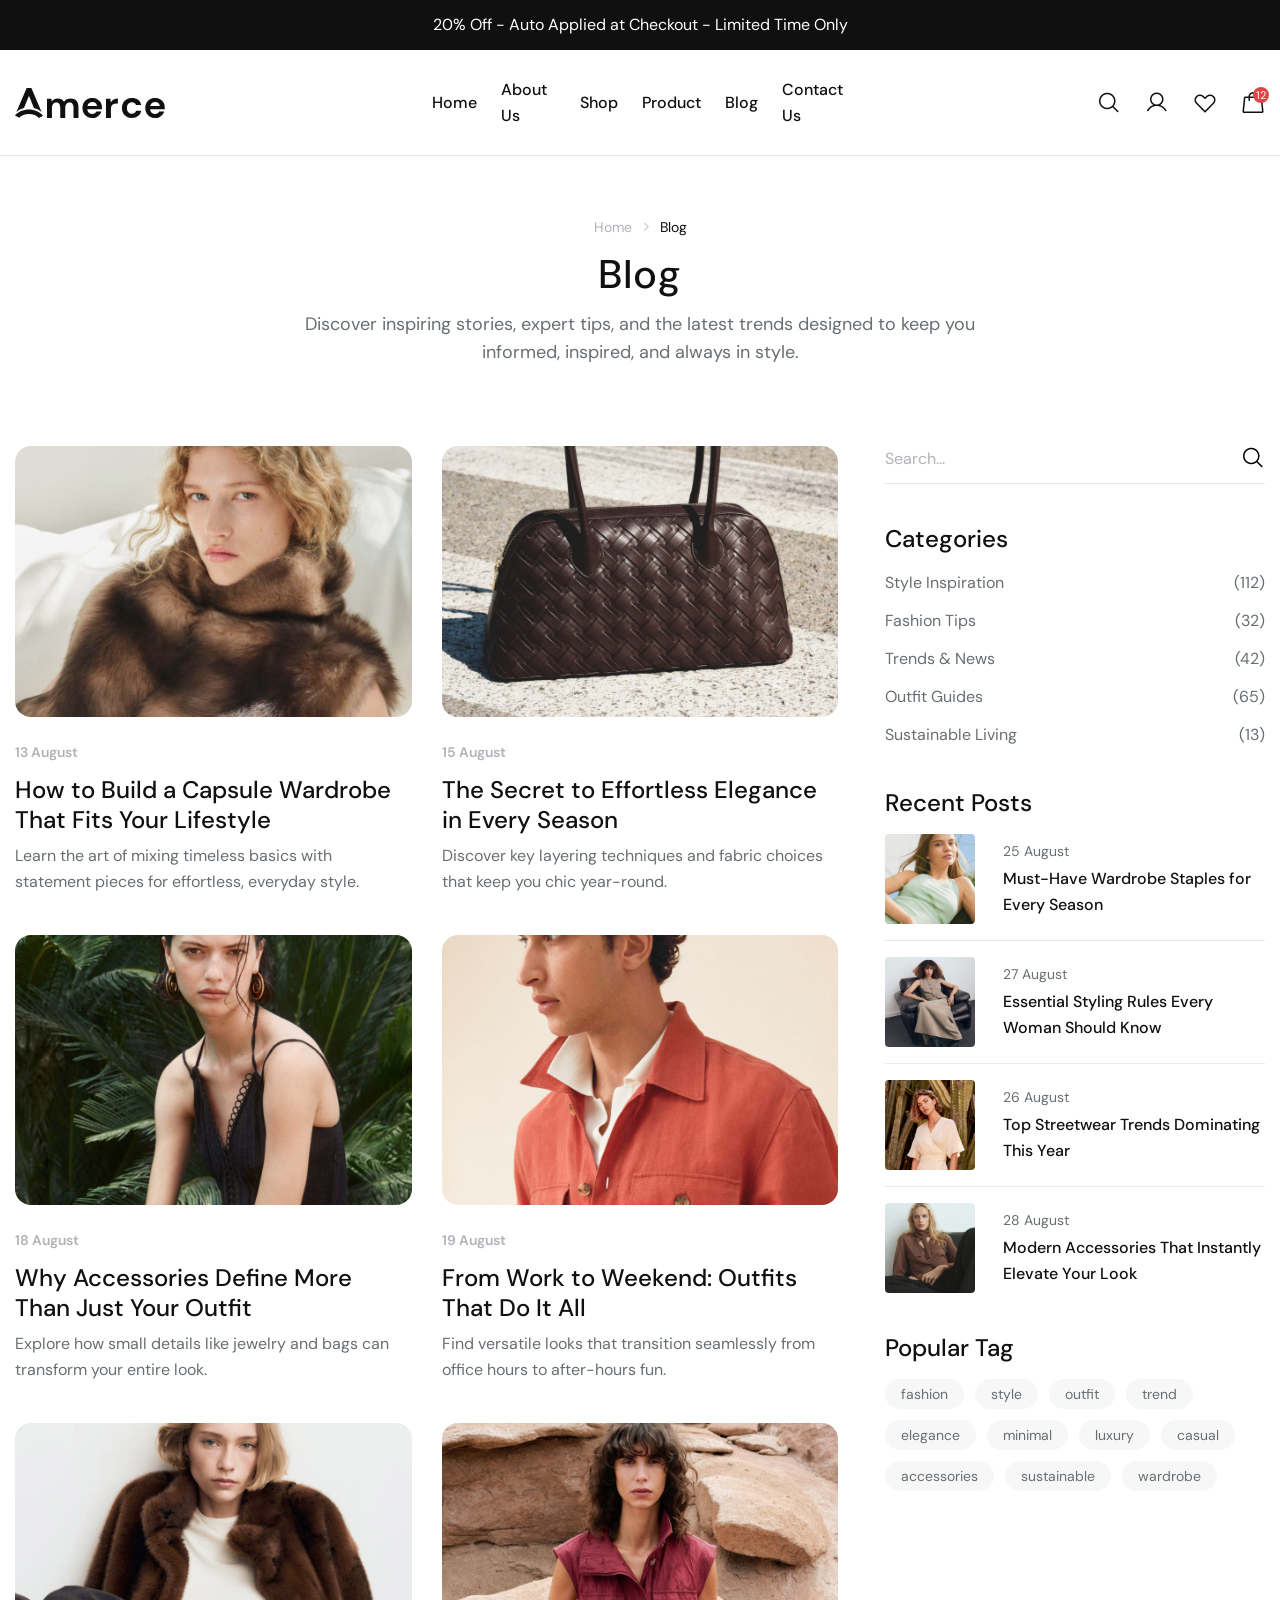
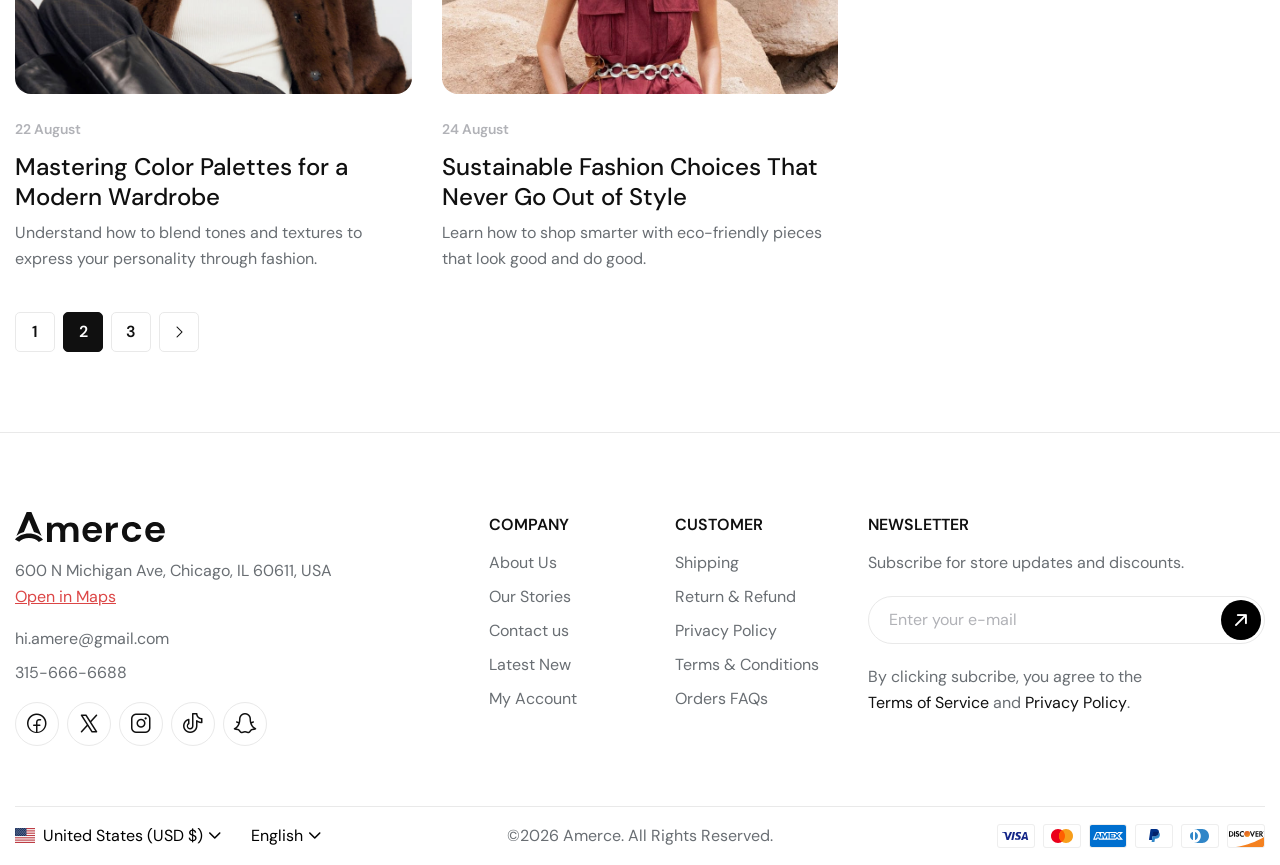
<file: blog.html>
<!DOCTYPE html>

<!--[if IE 8]><html class="ie" xmlns="http://www.w3.org/1999/xhtml" xml:lang="en-US" lang="en-US"> <![endif]-->
<!--[if (gte IE 9)|!(IE)]><!-->
<html xmlns="http://www.w3.org/1999/xhtml" xml:lang="en-US" lang="en-US">
<!--<![endif]-->


<!-- Added by HTTrack --><meta http-equiv="content-type" content="text/html;charset=utf-8" /><!-- /Added by HTTrack -->
<head>
    <meta charset="utf-8">
    <title>Amerce - Multipurpose eCommerce HTML</title>
    <meta name="author" content="themesflat.com">
    <meta name="viewport" content="width=device-width, initial-scale=1, maximum-scale=1">
    <meta name="description"
        content="Themesflat Amerce - A modern and elegant Multipurpose eCommerce HTML Template, perfect for online stores selling rings, necklaces, watches, and other accessories. SEO-optimized, fast-loading, and fully customizable.">

    <!-- font -->
    <link rel="stylesheet" href="assets/fonts/fonts.css">
    <link rel="stylesheet" href="assets/icon/icomoon/style.css">
    <!-- css -->
    <link rel="stylesheet" href="assets/css/bootstrap.min.css">
    <link rel="stylesheet" href="assets/css/swiper-bundle.min.css">
    <link rel="stylesheet" href="assets/css/animate.css">
    <link rel="stylesheet" type="text/css" href="assets/css/styles.css">

    <!-- Favicon and Touch Icons  -->
    <link rel="shortcut icon" href="assets/images/logo/favicon.svg">
    <link rel="apple-touch-icon-precomposed" href="assets/images/logo/favicon.svg">
</head>

<body>
    <!-- Scroll Top -->
    <button id="goTop">
        <span class="border-progress"></span>
        <span class="ic-wrap">
            <span class="icon icon-CaretTopThin"></span>
        </span>
    </button>
    <!-- /Scroll Top -->

    <!-- Preload -->
    <div class="preload preload-container" id="preload">
        <div class="preload-logo">
            <div class="spinner"></div>
        </div>
    </div>
    <!-- /Preload -->

    <!-- Button Sidebar -->
    <div class="btn-sidebar-mb d-lg-none right">
        <button data-bs-toggle="offcanvas" data-bs-target="#mbSidebar">
            <i class="icon icon-sidebar"></i>
        </button>
    </div>
    <!-- /Button Sidebar -->

    <main id="wrapper">

        <!-- Topbar -->
        <div class="tf-topbar bg-dark">
            <div class="container">
                <div class="text-center">
                    <div dir="ltr" class="swiper tf-swiper swiper-topbar" data-direction="vertical" data-auto="true"
                        data-loop="true" data-speed="1000">
                        <div class="swiper-wrapper">
                            <!-- slide 1 -->
                            <div class="swiper-slide">
                                <p class="text-white text-line-clamp-1">
                                    Midseason Sale: 20% Off - Auto Applied at
                                    Checkout - Limited Time Only
                                </p>
                            </div>
                            <!-- slide 2 -->
                            <div class="swiper-slide">
                                <p class="text-white text-line-clamp-1">
                                    20% Off - Auto Applied at Checkout - Limited Time Only
                                </p>
                            </div>
                        </div>
                    </div>
                </div>
            </div>
        </div>
        <!-- /Topbar -->

        <!-- Header -->
        <header class="tf-header">
            <div class="br-line fake-class bottom-0"></div>
            <div class="container-full">
                <div class="header-inner">
                    <div class="box-open-menu-mobile d-xl-none">
                        <a href="#mobileMenu" data-bs-toggle="offcanvas" class="btn-open-menu">
                            <i class="icon icon-List"></i>
                        </a>
                    </div>
                    <div class="header-left">
                        <a href="index.html" class="logo-site">
                            <img loading="lazy" width="150" height="30" src="assets/images/logo/logo.svg" alt="Image">
                        </a>
                    </div>
                    <div class="header-left d-none d-xl-block">
                        <nav class="box-navigation">
                            <ul class="box-nav-menu">
                                <li class="menu-item position-relative">
                                    <a href="index.html" class="item-link">
                                        <span class="text cus-text">
                                            Home
                                        </span>
                                        <!-- <i class="icon icon-CaretDown"></i> -->
                                    </a> 
                                </li>

                                <li class="menu-item position-relative">
                                    <a href="about.html" class="item-link">
                                        <span class="text cus-text">
                                            About Us
                                        </span>
                                        <!-- <i class="icon icon-CaretDown"></i> -->
                                    </a>

                                <li class="menu-item">
                                    <a href="shop-default.html" class="item-link">
                                        <span class="text cus-text">
                                            Shop
                                        </span>
                                        <!-- <i class="icon icon-CaretDown"></i> -->
                                    </a>
                                   
                                <li class="menu-item">
                                    <a href="product-detail.html" class="item-link">
                                        <span class="text cus-text">
                                            Product
                                        </span>
                                        <!-- <i class="icon icon-CaretDown"></i> -->
                                    </a>
                                    
                                <li class="menu-item position-relative">
                                    <a href="blog.html" class="item-link">
                                        <span class="text cus-text">
                                            Blog
                                        </span>
                                        <!-- <i class="icon icon-CaretDown"></i> -->
                                    </a>
                                    
                                </li>
                                                                
                                    <li class="menu-item">
                                    <a href="contact.html" class="item-link">
                                            <span class="text cus-text">
                                                    Contact Us
                                            </span>
                                        </a>
                                    </li>
                            </ul>
                        </nav>
                    </div>
                    <div class="header-right">
                        <ul class="nav-icon-list">
                            <li class="d-none d-sm-block">
                                <a href="#search" data-bs-toggle="modal" class="nav-icon-item link">
                                    <i class="icon icon-MagnifyingGlass"></i>
                                </a>
                            </li>
                            <li>
                                <a href="#sign" data-bs-toggle="modal" class="nav-icon-item link">
                                    <i class="icon icon-User"></i>
                                </a>
                            </li>
                            <li class="d-none d-sm-block">
                                <a href="wishlist.html" class="nav-icon-item link">
                                    <i class="icon icon-HeartStraight"></i>
                                </a>
                            </li>
                            <li>
                                <a href="#shoppingCart" data-bs-toggle="offcanvas" class="nav-icon-item link shop-cart">
                                    <i class="icon icon-Handbag"></i>
                                    <span class="count">
                                        12
                                    </span>
                                </a>
                            </li>
                        </ul>
                    </div>
                </div>
            </div>
        </header>
        <!-- /Header -->

        <!-- Page Title -->
        <section class="section-page-title text-center flat-spacing-2 pb-0">
            <div class="container">
                <div class="main-page-title">
                    <div class="breadcrumbs">
                        <a href="index.html" class="text-caption-01 cl-text-3 link">Home</a>
                        <i class="icon icon-CaretRightThin cl-text-3"></i>
                        <P class="text-caption-01">
                            Blog
                        </P>
                    </div>
                    <h3>
                        Blog
                    </h3>
                    <p class="text-body-1 cl-text-2">
                        Discover inspiring stories, expert tips, and the latest trends designed to keep you
                        <br class="d-none d-lg-block">
                        informed, inspired, and always in style.
                    </p>
                </div>
            </div>
        </section>
        <!-- /Page Title -->
        <!-- Blog -->
        <section class="section-blog flat-spacing">
            <h3 class="d-none">Perfect Heading SEO</h3>
            <h4 class="d-none">Perfect Heading SEO</h4>
            <div class="container">
                <div class="row">
                    <div class="col-lg-8">
                        <div class="tf-grid-layout sm-col-2">
                            <article class="article-blog hover-img">
                                <a href="blog-single.html" class="blog-image img-style">
                                    <img loading="lazy" width="450" height="307" src="assets/images/blog/blog-1.jpg"
                                        alt="Image">
                                </a>
                                <div class="blog-content">
                                    <p class="entry-date text-caption-01 fw-semibold cl-text-3">13 August</p>
                                    <h5 class="entry-title">
                                        <a href="blog-single.html" class="link-underline link">
                                            How to Build a Capsule Wardrobe That Fits Your Lifestyle
                                        </a>
                                    </h5>
                                    <p class="entry-desc cl-text-2">
                                        Learn the art of mixing timeless basics with statement pieces for effortless,
                                        everyday style.
                                    </p>
                                </div>
                            </article>
                            <article class="article-blog hover-img">
                                <a href="blog-single.html" class="blog-image img-style">
                                    <img loading="lazy" width="450" height="307" src="assets/images/blog/blog-2.jpg"
                                        alt="Image">
                                </a>
                                <div class="blog-content">
                                    <p class="entry-date text-caption-01 fw-semibold cl-text-3">15 August</p>
                                    <h5 class="entry-title">
                                        <a href="blog-single.html" class="link-underline link">
                                            The Secret to Effortless Elegance in Every Season
                                        </a>
                                    </h5>
                                    <p class="entry-desc cl-text-2">
                                        Discover key layering techniques and fabric choices that keep you chic
                                        year-round.
                                    </p>
                                </div>
                            </article>
                            <article class="article-blog hover-img">
                                <a href="blog-single.html" class="blog-image img-style">
                                    <img loading="lazy" width="450" height="307" src="assets/images/blog/blog-3.jpg"
                                        alt="Image">
                                </a>
                                <div class="blog-content">
                                    <p class="entry-date text-caption-01 fw-semibold cl-text-3">18 August</p>
                                    <h5 class="entry-title">
                                        <a href="blog-single.html" class="link-underline link">
                                            Why Accessories Define More Than Just Your Outfit
                                        </a>
                                    </h5>
                                    <p class="entry-desc cl-text-2">
                                        Explore how small details like jewelry and bags can transform your entire look.
                                    </p>
                                </div>
                            </article>
                            <article class="article-blog hover-img">
                                <a href="blog-single.html" class="blog-image img-style">
                                    <img loading="lazy" width="450" height="307" src="assets/images/blog/blog-4.jpg"
                                        alt="Image">
                                </a>
                                <div class="blog-content">
                                    <p class="entry-date text-caption-01 fw-semibold cl-text-3">19 August</p>
                                    <h5 class="entry-title">
                                        <a href="blog-single.html" class="link-underline link">
                                            From Work to Weekend: Outfits That Do It All
                                        </a>
                                    </h5>
                                    <p class="entry-desc cl-text-2">
                                        Find versatile looks that transition seamlessly from office hours to after-hours
                                        fun.
                                    </p>
                                </div>
                            </article>
                            <article class="article-blog hover-img">
                                <a href="blog-single.html" class="blog-image img-style">
                                    <img loading="lazy" width="450" height="307" src="assets/images/blog/blog-5.jpg"
                                        alt="Image">
                                </a>
                                <div class="blog-content">
                                    <p class="entry-date text-caption-01 fw-semibold cl-text-3">22 August</p>
                                    <h5 class="entry-title">
                                        <a href="blog-single.html" class="link-underline link">
                                            Mastering Color Palettes for a Modern Wardrobe
                                        </a>
                                    </h5>
                                    <p class="entry-desc cl-text-2">
                                        Understand how to blend tones and textures to express your personality through
                                        fashion.
                                    </p>
                                </div>
                            </article>
                            <article class="article-blog hover-img">
                                <a href="blog-single.html" class="blog-image img-style">
                                    <img loading="lazy" width="450" height="307" src="assets/images/blog/blog-6.jpg"
                                        alt="Image">
                                </a>
                                <div class="blog-content">
                                    <p class="entry-date text-caption-01 fw-semibold cl-text-3">24 August</p>
                                    <h5 class="entry-title">
                                        <a href="blog-single.html" class="link-underline link">
                                            Sustainable Fashion Choices That Never Go Out of Style
                                        </a>
                                    </h5>
                                    <p class="entry-desc cl-text-2">
                                        Learn how to shop smarter with eco-friendly pieces that look good and do good.
                                    </p>
                                </div>
                            </article>
                            <div class="wd-full">
                                <div class="tf-page-pagination">
                                    <a href="#" class="pag-item">1</a>
                                    <p class="pag-item active">2</p>
                                    <a href="#" class="pag-item">3</a>
                                    <a href="#" class="pag-item">
                                        <i class="icon icon-CaretRightThin"></i>
                                    </a>
                                </div>
                            </div>
                        </div>
                    </div>
                    <div class="col-lg-4 d-none d-lg-block">
                        <div class="blog-sidebar sidebar-content-wrap sticky-top">
                            <div class="sidebar-item">
                                <div class="sb-search">
                                    <form class="form-search-blog ">
                                        <fieldset>
                                            <input class="style-stroke-bottom" type="text" placeholder="Search..."
                                                required>
                                        </fieldset>
                                        <button type="submit" class="btn-action link">
                                            <i class="icon icon-MagnifyingGlass"></i>
                                        </button>
                                    </form>
                                </div>
                            </div>
                            <div class="sidebar-item">
                                <h5 class="sb-title">Categories</h5>
                                <ul class="sb-category">
                                    <li>
                                        <a href="blog.html">
                                            Style Inspiration
                                            <span class="count">
                                                (112)
                                            </span>
                                        </a>
                                    </li>
                                    <li>
                                        <a href="blog.html">
                                            Fashion Tips
                                            <span class="count">
                                                (32)
                                            </span>
                                        </a>
                                    </li>
                                    <li>
                                        <a href="blog.html">
                                            Trends & News
                                            <span class="count">
                                                (42)
                                            </span>
                                        </a>
                                    </li>
                                    <li>
                                        <a href="blog.html">
                                            Outfit Guides
                                            <span class="count">
                                                (65)
                                            </span>
                                        </a>
                                    </li>
                                    <li>
                                        <a href="blog.html">
                                            Sustainable Living
                                            <span class="count">
                                                (13)
                                            </span>
                                        </a>
                                    </li>
                                </ul>
                            </div>
                            <div class="sidebar-item">
                                <h5 class="sb-title">Recent Posts</h5>
                                <ul class="sb-recent">
                                    <li class="recent-item">
                                        <a href="blog-single.html" class="image">
                                            <img loading="lazy" width="90" height="90"
                                                src="assets/images/blog/recent-1.jpg" alt="Image">
                                        </a>
                                        <div class="meta">
                                            <p class="meta-date text-caption-01 cl-text-2">
                                                25 August
                                            </p>
                                            <a href="blog-single.html" class="meta-name link-underline link fw-medium">
                                                Must-Have Wardrobe Staples for Every Season
                                            </a>
                                        </div>
                                    </li>
                                    <li class="recent-item">
                                        <a href="blog-single.html" class="image">
                                            <img loading="lazy" width="90" height="90"
                                                src="assets/images/blog/recent-2.jpg" alt="Image">
                                        </a>
                                        <div class="meta">
                                            <p class="meta-date text-caption-01 cl-text-2">
                                                27 August
                                            </p>
                                            <a href="blog-single.html" class="meta-name link-underline link fw-medium">
                                                Essential Styling Rules Every Woman Should Know
                                            </a>
                                        </div>
                                    </li>
                                    <li class="recent-item">
                                        <a href="blog-single.html" class="image">
                                            <img loading="lazy" width="90" height="90"
                                                src="assets/images/blog/recent-3.jpg" alt="Image">
                                        </a>
                                        <div class="meta">
                                            <p class="meta-date text-caption-01 cl-text-2">
                                                26 August
                                            </p>
                                            <a href="blog-single.html" class="meta-name link-underline link fw-medium">
                                                Top Streetwear Trends Dominating This Year
                                            </a>
                                        </div>
                                    </li>
                                    <li class="recent-item">
                                        <a href="blog-single.html" class="image">
                                            <img loading="lazy" width="90" height="90"
                                                src="assets/images/blog/recent-4.jpg" alt="Image">
                                        </a>
                                        <div class="meta">
                                            <p class="meta-date text-caption-01 cl-text-2">
                                                28 August
                                            </p>
                                            <a href="blog-single.html" class="meta-name link-underline link fw-medium">
                                                Modern Accessories That Instantly Elevate Your Look
                                            </a>
                                        </div>
                                    </li>
                                </ul>
                            </div>
                            <div class="sidebar-item">
                                <h5 class="sb-title">Popular Tag</h5>
                                <ul class="sb-tag">
                                    <li><a href="blog.html" class="text-caption-01">fashion</a></li>
                                    <li><a href="blog.html" class="text-caption-01">style</a></li>
                                    <li><a href="blog.html" class="text-caption-01">outfit</a></li>
                                    <li><a href="blog.html" class="text-caption-01">trend</a></li>
                                    <li><a href="blog.html" class="text-caption-01">elegance</a></li>
                                    <li><a href="blog.html" class="text-caption-01">minimal</a></li>
                                    <li><a href="blog.html" class="text-caption-01">luxury</a></li>
                                    <li><a href="blog.html" class="text-caption-01">casual</a></li>
                                    <li><a href="blog.html" class="text-caption-01">accessories</a></li>
                                    <li><a href="blog.html" class="text-caption-01">sustainable</a></li>
                                    <li><a href="blog.html" class="text-caption-01">wardrobe</a></li>
                                </ul>
                            </div>
                        </div>
                    </div>
                </div>
            </div>
        </section>
        <!-- /Blog -->
        <!-- Footer -->
        <footer class="tf-footer">
            <div class="footer-inner flat-spacing position-relative">
                <div class="br-line fake-class top-0"></div>
                <div class="container">
                    <div class="row">
                        <div class="col-md-6 col-lg-4">
                            <div class="footer-infor d-flex flex-column align-items-start mb-lg-0">
                                <a href="index.html" class="logo-site mb-16">
                                    <img loading="lazy" width="150" height="30" src="assets/images/logo/logo.svg"
                                        alt="Image">
                                </a>
                                <p class="lh-26 cl-text-2">
                                    600 N Michigan Ave, Chicago, IL 60611, USA
                                </p>
                                <a href="https://www.google.com/maps?q=600+N+Michigan+Ave+Chicago,+IL+60611+USA"
                                    target="_blank" class="text-decoration-underline text-primary lh-26 mb-16">
                                    Open in Maps
                                </a>
                                <a href="mailto:hi.amere@gmail.com" class="cl-text-2 link mb-8">
                                    hi.amere@gmail.com
                                </a>
                                <a href="tel:3156666688" class="cl-text-2 link mb-16">
                                    315-666-6688
                                </a>
                                <ul class="tf-social-icon-2">
                                    <li>
                                        <a href="https://www.facebook.com/" target="_blank">
                                            <i class="icon icon-FacebookLogo"></i>
                                        </a>
                                    </li>
                                    <li>
                                        <a href="https://x.com/" target="_blank">
                                            <i class="icon icon-XLogo"></i>
                                        </a>
                                    </li>
                                    <li>
                                        <a href="https://www.instagram.com/" target="_blank">
                                            <i class="icon icon-InstagramLogo"></i>
                                        </a>
                                    </li>
                                    <li>
                                        <a href="https://www.tiktok.com/" target="_blank">
                                            <i class="icon icon-TiktokLogo"></i>
                                        </a>
                                    </li>
                                    <li>
                                        <a href="https://www.snapchat.com/" target="_blank">
                                            <i class="icon icon-SnapchatLogo"></i>
                                        </a>
                                    </li>
                                </ul>
                            </div>
                        </div>
                        <div class="col-sm-6 col-md-6 col-lg-2">
                            <div class="footer-col-block footer-wrap-1 mx-xl-auto">
                                <p class="footer-heading footer-heading-mobile">COMPANY</p>
                                <div class="tf-collapse-content">
                                    <ul class="footer-menu-list">
                                        <li><a href="about.html" class="cl-text-2 link">About Us</a></li>
                                        <li><a href="our-store.html" class="cl-text-2 link">Our Stories</a></li>
                                        <li><a href="contact.html" class="cl-text-2 link">Contact us</a></li>
                                        <li><a href="blog.html" class="cl-text-2 link">Latest New</a></li>
                                        <li><a href="account-page.html" class="cl-text-2 link">My Account</a></li>
                                    </ul>
                                </div>
                            </div>
                        </div>
                        <div class="col-sm-6 col-md-6 col-lg-2">
                            <div class="footer-col-block footer-wrap-2 mx-xl-auto">
                                <p class="footer-heading footer-heading-mobile">CUSTOMER</p>
                                <div class="tf-collapse-content">
                                    <ul class="footer-menu-list">
                                        <li><a href="shipping.html" class="cl-text-2 link">Shipping</a></li>
                                        <li><a href="return-and-refund.html" class="cl-text-2 link">Return & Refund</a>
                                        </li>
                                        <li><a href="privacy-policy.html" class="cl-text-2 link">Privacy Policy</a></li>
                                        <li><a href="term-and-condition.html" class="cl-text-2 link">Terms &
                                                Conditions</a></li>
                                        <li><a href="faq.html" class="cl-text-2 link">Orders FAQs</a></li>
                                    </ul>
                                </div>
                            </div>
                        </div>
                        <div class="col-md-6 col-lg-4">
                            <div class="footer-col-block footer-wrap-3 mb-0">
                                <p class="footer-heading footer-heading-mobile">NEWSLETTER</p>
                                <div class="tf-collapse-content">
                                    <p class="footer-desc cl-text-2">
                                        Subscribe for store updates and discounts.
                                    </p>
                                    <form class="form-sub">
                                        <fieldset>
                                            <input type="email" placeholder="Enter your e-mail" required>
                                        </fieldset>
                                        <button type="submit" class="btn-action">
                                            <i class="icon icon-ArrowUpRight"></i>
                                        </button>
                                    </form>
                                    <p class="text-remember cl-text-2">
                                        By clicking subcribe, you agree to the
                                        <a href="term-and-condition.html" class="text-main link link-underline">
                                            Terms of Service
                                        </a>
                                        and
                                        <a href="privacy-policy.html" class="text-main link link-underline">
                                            Privacy Policy
                                        </a>.
                                    </p>
                                </div>
                            </div>
                        </div>
                    </div>
                </div>
            </div>
            <div class="footer-bottom">
                <div class="container">
                    <div class="br-line"></div>
                    <div class="inner-bottom">
                        <div class="tf-list list-currenci">
                            <div class="tf-currencies">
                                <select class="tf-dropdown-select style-default type-currencies">
                                    <option selected data-thumbnail="assets/images/country/us.png">United States (USD $)
                                    </option>
                                    <option data-thumbnail="assets/images/country/vn.png">Viet Nam (VND ₫)</option>
                                </select>
                            </div>
                            <div class="tf-languages">
                                <select class="tf-dropdown-select style-default type-languages">
                                    <option>English</option>
                                    <option>العربية</option>
                                    <option>简体中文</option>
                                    <option>اردو</option>
                                </select>
                            </div>
                        </div>
                        <p class="text-nocopy cl-text-2">
                            ©2026 Amerce. All Rights Reserved.
                        </p>
                        <ul class="tf-list payment-list">
                            <li><img loading="lazy" width="38" height="24" src="assets/images/payment/visa.svg"
                                    alt="Image"></li>
                            <li><img loading="lazy" width="38" height="24" src="assets/images/payment/master-card.svg"
                                    alt="Image"></li>
                            <li><img loading="lazy" width="38" height="24" src="assets/images/payment/amex.svg"
                                    alt="Image"></li>
                            <li><img loading="lazy" width="38" height="24" src="assets/images/payment/paypal.svg"
                                    alt="Image"></li>
                            <li><img loading="lazy" width="38" height="24" src="assets/images/payment/water.svg"
                                    alt="Image"></li>
                            <li><img loading="lazy" width="38" height="24" src="assets/images/payment/discover.svg"
                                    alt="Image"></li>
                        </ul>
                    </div>
                </div>
            </div>
        </footer>
        <!-- /Footer -->
        <!-- <div class="" style="height: 500px;"></div> -->
    </main>
    <!-- Mobile Menu -->
    <div class="offcanvas offcanvas-start canvas-mb" id="mobileMenu">
        <div class="canvas-header">
            <span class="icon-close-popup" data-bs-dismiss="offcanvas">
                <i class="icon icon-X2"></i>
            </span>
            <form class="form-search-nav">
                <fieldset>
                    <input type="text" placeholder="What are you looking for?" required>
                </fieldset>
                <button type="submit" class="btn-action">
                    <i class="icon icon-MagnifyingGlass"></i>
                </button>
            </form>
        </div>
        <div class="canvas-body">
            <div class="mb-content-top">
                <ul class="nav-ul-mb" id="wrapper-menu-navigation"></ul>
            </div>
            <div class="need-help-wrap">
                <p class="nd-title h6 fw-medium mb-16">Need Help?</p>
                <p class="lh-26 cl-text-2 mb-4">
                    600 N Michigan Ave, Chicago, IL 60611, USA
                </p>
                <a href="https://www.google.com/maps?q=600+N+Michigan+Ave+Chicago,+IL+60611+USA" target="_blank"
                    class="text-decoration-underline text-primary lh-26 mb-16">
                    Open in Maps
                </a>
                <a href="mailto:hi.amere@gmail.com" class="cl-text-2 link mb-8">
                    hi.amere@gmail.com
                </a>
                <a href="tel:3156666688" class="cl-text-2 link">
                    315-666-6688
                </a>
            </div>
        </div>
        <div class="canvas-footer">
            <div class="d-flex justify-content-center border-end">
                <div class="tf-currencies">
                    <select class="tf-dropdown-select style-default type-currencies">
                        <option selected data-thumbnail="assets/images/country/us.png">(USD $)</option>
                        <option data-thumbnail="assets/images/country/vn.png">(VND ₫)</option>
                    </select>
                </div>
            </div>
            <div class="d-flex justify-content-center">
                <div class="tf-languages">
                    <select class="tf-dropdown-select style-default type-languages">
                        <option>English</option>
                        <option>العربية</option>
                        <option>简体中文</option>
                        <option>اردو</option>
                    </select>
                </div>
            </div>
        </div>
    </div>
    <!-- /Mobile Menu -->
    <!-- Toolbar -->
    <div class="tf-toolbar-bottom">
        <div class="toolbar-item">
            <a href="shop-default.html">
                <span class="toolbar-icon">
                    <i class="icon icon-storefront"></i>
                </span>
                <span class="toolbar-label">Shop</span>
            </a>
        </div>
        <div class="toolbar-item">
            <a href="#search" data-bs-toggle="modal">
                <span class="toolbar-icon">
                    <i class="icon icon-MagnifyingGlass"></i>
                </span>
                <span class="toolbar-label">Search</span>
            </a>
        </div>
        <div class="toolbar-item">
            <a href="account-page.html">
                <span class="toolbar-icon">
                    <i class="icon icon-User"></i>
                </span>
                <span class="toolbar-label">Account</span>
            </a>
        </div>
        <div class="toolbar-item">
            <a href="wishlist.html">
                <span class="toolbar-icon">
                    <i class="icon icon-HeartStraight"></i>
                </span>
                <span class="toolbar-label">Wishlist</span>
            </a>
        </div>
        <div class="toolbar-item">
            <a href="view-cart.html">
                <span class="toolbar-icon">
                    <i class="icon icon-Handbag"></i>
                    <span class="toolbar-count">12</span>
                </span>
                <span class="toolbar-label">Cart</span>
            </a>
        </div>
    </div>
    <!-- /Toolbar -->
    <!-- Sidebar Blog-->
    <div class="offcanvas offcanvas-end canvas-sidebar" id="mbSidebar">
        <div class="canvas-wrapper">
            <div class="canvas-header">
                <h5>Sidebar</h5>
                <span class="icon-X2 icon-close-popup" data-bs-dismiss="offcanvas"></span>
            </div>
            <div class="canvas-body sidebar-mobile-append blog-sidebar"></div>
        </div>
    </div>
    <!-- /Sidebar Blog -->

    <!-- Forgot Pass -->
    <div class="modal modalCentered fade modal-log modal-log_forgot" id="modalForgot">
        <div class="modal-dialog modal-dialog-centered">
            <div class="modal-content">
                <span class="icon-close-popup" data-bs-dismiss="modal">
                    <i class="icon-X2"></i>
                </span>
                <div class="modal-heading text-center">
                    <h3 class="title-pop mb-8">Forgot Password</h3>
                    <p class="desc-pop cl-text-2">We’ll send instructions to reset your password.</p>
                </div>
                <div class="modal-main">
                    <form class="form-log">
                        <div class="form-content">
                            <fieldset class="tf-field">
                                <label for="forgot-user" class="tf-lable fw-medium">
                                    Username or email address
                                    <span class="text-primary">*</span>
                                </label>
                                <input type="text" id="forgot-user" placeholder="Username or email address*" required>
                            </fieldset>
                        </div>
                        <div class="group-action">
                            <button type="submit" class="tf-btn animate-btn w-100">
                                Get Reset Code
                            </button>
                            <p class="orther-log text-center">
                                Remember your password?
                                <a href="#sign" data-bs-toggle="modal" class="text-primary text-decoration-underline">
                                    Sign In
                                </a>
                            </p>
                        </div>
                    </form>
                </div>
            </div>
        </div>
    </div>
    <!-- /Forgot Pass -->
    <!-- Size Guide -->
    <div class="modal modalCentered fade modal-find_size" id="findSize">
        <div class="modal-dialog modal-dialog-centered">
            <div class="modal-content">
                <div class="modal-heading d-flex align-items-center justify-content-between">
                    <h4 class="title-pop">Size Chart</h4>
                    <span class="cs-pointer d-flex link" data-bs-dismiss="modal">
                        <i class="icon-X2 fs-24"></i>
                    </span>
                </div>
                <div class="modal-main">
                    <div class="tf-rte">
                        <div class="tf-table-res-df mb-20">
                            <p class="h6 fw-medium mb-16 cl-text-main">Size Guide</p>
                            <div class="overflow-auto">
                                <table class="tf-sizeguide-table">
                                    <thead>
                                        <tr>
                                            <th>Size</th>
                                            <th>US</th>
                                            <th>Bust</th>
                                            <th>Waist</th>
                                            <th>Low Hip</th>
                                        </tr>
                                    </thead>
                                    <tbody>
                                        <tr>
                                            <td>XS</td>
                                            <td>2</td>
                                            <td>32</td>
                                            <td>24 - 25</td>
                                            <td>33 - 34</td>
                                        </tr>
                                        <tr>
                                            <td>S</td>
                                            <td>4</td>
                                            <td>34 - 35</td>
                                            <td>26 - 27</td>
                                            <td>35 - 26</td>
                                        </tr>
                                        <tr>
                                            <td>M</td>
                                            <td>6</td>
                                            <td>36 - 37</td>
                                            <td>28 - 29</td>
                                            <td>38 - 40</td>
                                        </tr>
                                        <tr>
                                            <td>L</td>
                                            <td>8</td>
                                            <td>38 - 29</td>
                                            <td>30 - 31</td>
                                            <td>42 - 44</td>
                                        </tr>
                                        <tr>
                                            <td>XL</td>
                                            <td>10</td>
                                            <td>40 - 41</td>
                                            <td>32 - 33</td>
                                            <td>45 - 47</td>
                                        </tr>
                                        <tr>
                                            <td>XXL</td>
                                            <td>12</td>
                                            <td>42 - 43</td>
                                            <td>34 - 35</td>
                                            <td>48 - 50</td>
                                        </tr>
                                    </tbody>
                                </table>
                            </div>
                        </div>
                        <div class="tf-page-size-chart-content">
                            <div>
                                <p class="h6 fw-medium mb-16">Measuring Tips</p>
                                <div class="title fw-medium">Bust</div>
                                <p class="mb-12">Measure around the fullest part of your bust.</p>
                                <div class="title fw-medium">Waist</div>
                                <p class="mb-12">Measure around the narrowest part of your torso.</p>
                                <div class="title fw-medium">Low Hip</div>
                                <p class="mb-12">With your feet together measure around the fullest part of your
                                    hips/rear.
                                </p>
                            </div>
                            <div>
                                <img loading="lazy" width="270" height="270" src="assets/images/section/size-chart.jpg"
                                    alt="Image">
                            </div>
                        </div>
                    </div>
                </div>
            </div>
        </div>
    </div>
    <!-- /Size Guide -->
    <!-- Share -->
    <div class="modal modalCentered fade modal-share" id="share">
        <div class="modal-dialog modal-dialog-centered">
            <div class="modal-content">
                <div class="modal-heading d-flex align-items-center justify-content-between">
                    <h4 class="title-pop">Share</h4>
                    <span class="cs-pointer d-flex link" data-bs-dismiss="modal">
                        <i class="icon-X2 fs-24"></i>
                    </span>
                </div>
                <div class="modal-main">
                    <ul class="tf-social-icon-2 hv-dark mb-20">
                        <li>
                            <a href="https://www.facebook.com/">
                                <i class="icon icon-FacebookLogo"></i>
                            </a>
                        </li>
                        <li>
                            <a href="https://x.com/">
                                <i class="icon icon-XLogo"></i>
                            </a>
                        </li>
                        <li>
                            <a href="https://www.instagram.com/">
                                <i class="icon icon-InstagramLogo"></i>
                            </a>
                        </li>
                        <li>
                            <a href="https://www.tiktok.com/">
                                <i class="icon icon-TiktokLogo"></i>
                            </a>
                        </li>
                    </ul>
                    <div class="wrap-code btn-coppy-text">
                        <p class="coppyText cl-text-2" id="coppyText">http://themesflat.com</p>
                        <div class="btn-action-copy tf-btn">Copy</div>
                    </div>
                </div>
            </div>
        </div>
    </div>
    <!-- /Share -->
    <!-- Ask -->
    <div class="modal modalCentered fade modal-log modal-ask" id="ask">
        <div class="modal-dialog modal-dialog-centered">
            <div class="modal-content">
                <span class="icon-close-popup" data-bs-dismiss="modal">
                    <i class="icon-X2"></i>
                </span>
                <div class="modal-heading text-center">
                    <h3 class="title-pop mb-8">Ask A Question</h3>
                    <p class="desc-pop cl-text-2">Have a question? Ask us today!</p>
                </div>
                <div class="modal-main">
                    <form class="form-log mb-20">
                        <div class="form-content">
                            <fieldset class="tf-field">
                                <label for="name-ask" class="tf-lable fw-medium">
                                    Your Name<span class="text-primary">*</span>
                                </label>
                                <input type="text" id="name-ask" placeholder="Your Name*" required>
                            </fieldset>
                            <fieldset class="tf-field">
                                <label for="email-ask" class="tf-lable fw-medium">
                                    Your Email<span class="text-primary">*</span>
                                </label>
                                <input type="email" id="email-ask" placeholder="Your Email*" required>
                            </fieldset>
                            <fieldset class="tf-field">
                                <label for="phone-ask" class="tf-lable fw-medium">
                                    Your phone
                                </label>
                                <input type="number" id="phone-ask" placeholder="Your phone" required>
                            </fieldset>
                            <fieldset class="tf-field">
                                <label for="message-ask" class="tf-lable fw-medium">
                                    Your Message
                                    <span class="text-primary">*</span>
                                </label>
                                <textarea id="message-ask" placeholder="Your Message*" required></textarea>
                            </fieldset>
                        </div>
                        <div class="group-action">
                            <button type="submit" class="tf-btn animate-btn w-100">
                                Subcribe
                            </button>
                        </div>
                    </form>
                    <ul class="tf-social-icon-2 hv-dark justify-content-center">
                        <li>
                            <a href="https://www.facebook.com/">
                                <i class="icon icon-FacebookLogo"></i>
                            </a>
                        </li>
                        <li>
                            <a href="https://x.com/">
                                <i class="icon icon-XLogo"></i>
                            </a>
                        </li>
                        <li>
                            <a href="https://www.instagram.com/">
                                <i class="icon icon-InstagramLogo"></i>
                            </a>
                        </li>
                        <li>
                            <a href="https://www.tiktok.com/">
                                <i class="icon icon-TiktokLogo"></i>
                            </a>
                        </li>
                    </ul>
                </div>
            </div>
        </div>
    </div>
    <!-- /Ask -->
    <!-- Compare -->
    <div class="offcanvas offcanvas-bottom canvas-compare" id="compare">
        <div class="canvas-wrapper">
            <div class="canvas-body">
                <div class="container">
                    <div class="tf-compare-list main-list-clear wrap-empty_text">
                        <div class="tf-compare-head">
                            <h4 class="title letter-space-0">Compare products</h4>
                        </div>
                        <div class="tf-compare-offcanvas list-empty">
                            <p class="box-text_empty cl-text-2">Your Compare is curently empty</p>
                            <div class="tf-compare-item file-delete">
                                <a href="product-detail.html">
                                    <div class="icon remove">
                                        <i class="icon-X2"></i>
                                    </div>
                                    <img class="radius-3" width="660" height="880"
                                        src="assets/images/product/product-1.jpg" alt="Image">
                                </a>
                            </div>
                            <div class="tf-compare-item file-delete">
                                <a href="product-detail.html">
                                    <div class="icon remove">
                                        <i class="icon-X2"></i>
                                    </div>
                                    <img class="radius-3" width="660" height="880"
                                        src="assets/images/product/product-2.jpg" alt="Image">
                                </a>
                            </div>
                            <div class="tf-compare-item file-delete">
                                <a href="product-detail.html">
                                    <div class="icon remove">
                                        <i class="icon-X2"></i>
                                    </div>
                                    <img class="radius-3" width="660" height="880"
                                        src="assets/images/product/product-3.jpg" alt="Image">
                                </a>
                            </div>
                        </div>
                        <div class="tf-compare-buttons justify-content-center">
                            <a href="compare.html" class="tf-btn animate-btn">Compare </a>
                            <div class="tf-btn btn-white btn-stroke clear-list-empty tf-compare-button-clear-all">
                                Clear All
                            </div>
                        </div>
                    </div>
                </div>
            </div>
        </div>
    </div>
    <!-- /Compare -->
    <!-- Quick Add -->
    <div class="modal modalCentered fade modal-quickadd" id="quickAdd">
        <div class="modal-dialog modal-dialog-centered">
            <div class="modal-content">
                <div class="d-flex align-items-center justify-content-between mb-20">
                    <h5>Quick Add</h5>
                    <span class="d-flex cs-pointer link" data-bs-dismiss="modal">
                        <i class="icon icon-X2 fs-24"></i>
                    </span>
                </div>
                <div class="tf-product-quick_add tf-quick-prd_variant">
                    <div class="product-mini-view">
                        <a href="product-detail.html" class="prd-image">
                            <img class="img-product" width="80" height="107"
                                src="assets/images/product/single/detail-1.jpg" alt="Image Product">
                        </a>
                        <div class="prd-content">
                            <a href="product-detail.html"
                                class="prd-name fw-medium link-underline link text-capitalize">
                                linen slim-fit shirt
                            </a>
                            <div class="price-wrap">
                                <span class="price-new text-primary fw-semibold price-on-sale">$79.99</span>
                                <span class="price-old text-caption-01 cl-text-3">$99,99</span>
                            </div>
                        </div>
                    </div>
                    <div class="quick-variant-picker picker_color">
                        <div class="variant-picker_label mb-12">
                            <div>
                                Colors:
                                <span class="variant__value text-capitalize fw-medium">Gray</span>
                            </div>
                        </div>
                        <div class="variant-picker_values">
                            <div class="hover-tooltip tooltip-bot color_btn style-image active">
                                <div class="img">
                                    <img loading="lazy" width="60" height="60"
                                        src="assets/images/product/single/img_square/detail-1_.jpg"
                                        data-src="assets/images/product/single/detail-1.jpg" alt="img">
                                </div>
                                <span class="tooltip color__label">Green</span>
                            </div>
                            <div class="hover-tooltip tooltip-bot color_btn style-image">
                                <div class="img">
                                    <img loading="lazy" width="60" height="60"
                                        src="assets/images/product/single/img_square/detail-1_-2.jpg"
                                        data-src="assets/images/product/single/detail-1_5.jpg" alt="img">
                                </div>
                                <span class="tooltip color__label">Gray</span>
                            </div>
                        </div>
                    </div>
                    <div class="quick-variant-picker picker_size">
                        <div class="variant-picker_label mb-12">
                            <div>
                                Size:
                                <span class="variant__value text-capitalize fw-medium">L</span>
                            </div>
                            <a href="#findSize" data-bs-toggle="modal"
                                class="tf-btn-line-2 style-primary text-caption-01 fw-semibold">
                                Size Guide
                            </a>
                        </div>
                        <div class="variant-picker_values">
                            <span class="size_btn" data-quick-size="S" data-quick-price="39.99">S</span>
                            <span class="size_btn" data-quick-size="M" data-quick-price="59.99">M</span>
                            <span class="size_btn active" data-quick-size="L" data-quick-price="79.99">L</span>
                            <span class="size_btn" data-quick-size="XL" data-quick-price="89.99">XL</span>
                            <span class="size_btn disabled" data-quick-size="XX" data-quick-price="99.99">XXL</span>
                        </div>
                    </div>
                    <div class="product-total-quantity">
                        <p class="">
                            Quantity:
                        </p>
                        <div class="group-action">
                            <div class="wg-quantity">
                                <button class="btn-quantity btn-decrease">
                                    <i class="icon icon-minus"></i>
                                </button>
                                <input class="quantity-product" type="text" name="number" value="1">
                                <button class="btn-quantity btn-increase">
                                    <i class="icon icon-plus"></i>
                                </button>
                            </div>
                            <a href="#shoppingCart" data-bs-toggle="offcanvas"
                                class="btn-action-price tf-btn type-xl animate-btn w-100">
                                Add to Cart
                                <span class="d-none d-sm-block d-md-none d-lg-block">&nbsp;-&nbsp;</span>
                                <span class="price-add d-none d-sm-block d-md-none d-lg-block">$79.99</span>
                            </a>
                        </div>
                        <a href="checkout.html" class="tf-btn type-xl btn-primary animate-btn w-100">
                            Buy It Now
                        </a>
                    </div>
                </div>
            </div>
        </div>
    </div>
    <!-- /Quick Add -->
    <!-- Quick View -->
    <div class="offcanvas offcanvas-end canvas-quickview" id="quickView">
        <div class="mini-quick-image">
            <div class="wrap-quick wrapper-scroll-quickview">
                <div class="image item-scroll-quickview" data-scroll-quickview="Green">
                    <img loading="lazy" width="340" height="444" src="assets/images/product/single/detail-1.jpg"
                        alt="Image">
                </div>
                <div class="image item-scroll-quickview" data-scroll-quickview="Green">
                    <img loading="lazy" width="340" height="444" src="assets/images/product/single/detail-1_2.jpg"
                        alt="Image">
                </div>
                <div class="image item-scroll-quickview" data-scroll-quickview="Green">
                    <img loading="lazy" width="340" height="444" src="assets/images/product/single/detail-1_3.jpg"
                        alt="Image">
                </div>
                <div class="image item-scroll-quickview" data-scroll-quickview="Gray">
                    <img loading="lazy" width="340" height="444" src="assets/images/product/single/detail-1_5.jpg"
                        alt="Image">
                </div>
                <div class="image item-scroll-quickview" data-scroll-quickview="Gray">
                    <img loading="lazy" width="340" height="444" src="assets/images/product/single/detail-1_6.jpg"
                        alt="Image">
                </div>
                <div class="image item-scroll-quickview" data-scroll-quickview="Black">
                    <img loading="lazy" width="340" height="444" src="assets/images/product/single/detail-1_7.jpg"
                        alt="Image">
                </div>
                <div class="image item-scroll-quickview" data-scroll-quickview="Black">
                    <img loading="lazy" width="340" height="444" src="assets/images/product/single/detail-1_8.jpg"
                        alt="Image">
                </div>
            </div>
        </div>
        <div class="wrap-canvas">
            <div class="canvas-header ps-md-0">
                <h5 class="title-pop">Quick View</h5>
                <span class="icon-close-popup" data-bs-dismiss="offcanvas">
                    <i class="icon icon-X2"></i>
                </span>
            </div>
            <div class="canvas-body ps-md-0">
                <div class="tf-product-quick_view tf-quick-prd_variant">
                    <div class="tf-product-info-heading">
                        <p class="product-infor-cate text-caption-01 mb-4">
                            Clothing
                        </p>
                        <h3 class="product-infor-name mb-12 letter-space-0">
                            Lyocell wrap top
                        </h3>
                        <div class="product-infor-meta mb-20">
                            <div class="meta_rate">
                                <div class="star-wrap normal d-flex align-items-center">
                                    <i class="icon icon-Star"></i>
                                    <i class="icon icon-Star"></i>
                                    <i class="icon icon-Star"></i>
                                    <i class="icon icon-Star"></i>
                                    <i class="icon icon-Star"></i>
                                </div>
                                <span class="text-caption-01 cl-text-2">
                                    (134 reviews)
                                </span>
                            </div>
                            <div class="br-line type-vertical"></div>
                            <div class="meta_sold">
                                <i class="icon icon-Lightning text-primary"></i>
                                <span class="text-caption-01 cl-text-2">18 sold in last 32 hours</span>
                            </div>
                        </div>
                        <div class="product-infor-price mb-12">
                            <h4 class="price-on-sale">$59.99</h4>
                            <div class="br-line type-vertical"></div>
                            <p class="cl-text-3 text-decoration-line-through">$98.99</p>
                            <span class="badge-sale text-white fw-semibold text-caption-02">
                                -25%
                            </span>
                        </div>
                        <p class="product-infor-desc cl-text-2 mb-12">
                            The garments labelled as Committed are products that have been produced using
                            sustainable fibres or processes, reducing their environmental impact.
                        </p>
                        <div class="product-infor-reality lh-24">
                            <div class="ic d-flex">
                                <svg width="24" height="24" viewBox="0 0 24 24" fill="none"
                                    xmlns="http://www.w3.org/2000/svg">
                                    <rect width="24" height="24" rx="4" fill="#101010" />
                                    <path
                                        d="M19.4569 11.7975C19.435 11.7481 18.9056 10.5738 17.7287 9.39687C16.1606 7.82875 14.18 7 12 7C9.81999 7 7.83937 7.82875 6.27124 9.39687C5.09437 10.5738 4.56249 11.75 4.54312 11.7975C4.51469 11.8614 4.5 11.9306 4.5 12.0006C4.5 12.0706 4.51469 12.1398 4.54312 12.2037C4.56499 12.2531 5.09437 13.4269 6.27124 14.6038C7.83937 16.1713 9.81999 17 12 17C14.18 17 16.1606 16.1713 17.7287 14.6038C18.9056 13.4269 19.435 12.2531 19.4569 12.2037C19.4853 12.1398 19.5 12.0706 19.5 12.0006C19.5 11.9306 19.4853 11.8614 19.4569 11.7975ZM12 14.5C11.5055 14.5 11.0222 14.3534 10.6111 14.0787C10.1999 13.804 9.87951 13.4135 9.69029 12.9567C9.50107 12.4999 9.45157 11.9972 9.54803 11.5123C9.64449 11.0273 9.88259 10.5819 10.2322 10.2322C10.5819 9.8826 11.0273 9.6445 11.5123 9.54804C11.9972 9.45157 12.4999 9.50108 12.9567 9.6903C13.4135 9.87952 13.804 10.2 14.0787 10.6111C14.3534 11.0222 14.5 11.5055 14.5 12C14.5 12.663 14.2366 13.2989 13.7678 13.7678C13.2989 14.2366 12.663 14.5 12 14.5Z"
                                        fill="white" />
                                </svg>
                            </div>
                            28 people are viewing this right now
                        </div>
                    </div>
                    <div class="br-line"></div>
                    <div class="tf-product-variant">
                        <div class="variant-picker-item variant-color">
                            <div class="variant-picker-label">
                                <div>
                                    Colors:
                                    <span
                                        class="variant-picker-label-value value-currentColor text-capitalize fw-medium">Gray</span>
                                </div>
                            </div>
                            <div class="variant-picker-values">

                                <input class="d-none" id="values-green" type="radio" name="colorQuickAdd" checked>
                                <label
                                    class="hover-tooltip tooltip-bot color-btn color-btn_quick style-image btn-scroll-quickview active"
                                    for="values-green" data-color="Green" data-scroll-quickview="Green">
                                    <span class="img">
                                        <img loading="lazy" width="60" height="60"
                                            src="assets/images/product/single/img_square/detail-1_.jpg"
                                            data-src="assets/images/product/single/img_square/detail-1_.jpg" alt="img">
                                    </span>
                                    <span class="tooltip">Green</span>
                                </label>

                                <input class="d-none" id="values-gray" type="radio" name="colorQuickAdd">
                                <label
                                    class="hover-tooltip tooltip-bot color-btn color-btn_quick style-image btn-scroll-quickview"
                                    for="values-gray" data-color="Gray" data-scroll-quickview="Gray">
                                    <span class="img">
                                        <img loading="lazy" width="60" height="60"
                                            src="assets/images/product/single/img_square/detail-1_-2.jpg"
                                            data-src="assets/images/product/single/img_square/detail-1_-2.jpg" alt="img">
                                    </span>
                                    <span class="tooltip">Gray</span>
                                </label>

                                <input class="d-none" id="values-black" type="radio" name="colorQuickAdd">
                                <label
                                    class="hover-tooltip tooltip-bot color-btn color-btn_quick style-image btn-scroll-quickview"
                                    for="values-black" data-color="Black" data-scroll-quickview="Black">
                                    <span class="img">
                                        <img loading="lazy" width="60" height="60"
                                            src="assets/images/product/single/img_square/detail-1_-3.jpg"
                                            data-src="assets/images/product/single/img_square/detail-1_-3.jpg" alt="img">
                                    </span>
                                    <span class="tooltip">Black</span>
                                </label>
                            </div>
                        </div>

                        <div class="quick-variant-picker picker_size">
                            <div class="variant-picker_label mb-12">
                                <div>
                                    Size:
                                    <span class="variant__value text-capitalize fw-medium">M</span>
                                </div>
                                <div data-bs-dismiss="offcanvas">
                                    <a href="#findSize" data-bs-toggle="modal"
                                        class="tf-btn-line-2 style-primary text-caption-01 fw-semibold">
                                        Size Guide
                                    </a>
                                </div>
                            </div>
                            <div class="variant-picker_values">
                                <span class="size_btn" data-quick-size="S" data-quick-price="39.99">S</span>
                                <span class="size_btn active" data-quick-size="M" data-quick-price="59.99">M</span>
                                <span class="size_btn" data-quick-size="L" data-quick-price="79.99">L</span>
                                <span class="size_btn" data-quick-size="XL" data-quick-price="89.99">XL</span>
                                <span class="size_btn disabled" data-quick-size="XX" data-quick-price="99.99">XXL</span>
                            </div>
                        </div>

                        <div class="tf-product-total-quantity">
                            <p class="">
                                Quantity:
                            </p>
                            <div class="group-action">
                                <div class="wg-quantity">
                                    <button class="btn-quantity btn-decrease">
                                        <i class="icon icon-minus"></i>
                                    </button>
                                    <input class="quantity-product" type="text" name="number" value="1">
                                    <button class="btn-quantity btn-increase">
                                        <i class="icon icon-plus"></i>
                                    </button>
                                </div>
                                <a href="#shoppingCart" data-bs-toggle="offcanvas"
                                    class="btn-action-price tf-btn type-xl animate-btn w-100">
                                    Add to Cart
                                    <span class="d-none d-sm-block d-md-none d-lg-block">&nbsp;-&nbsp;</span>
                                    <span class="price-add d-none d-sm-block d-md-none d-lg-block">$59.99</span>
                                </a>
                            </div>
                            <a href="checkout.html" class="tf-btn type-xl btn-primary animate-btn w-100">
                                Buy It Now
                            </a>
                        </div>
                    </div>
                    <div class="box-action">
                        <a href="product-detail.html" class="tf-btn-line-2 style-primary fw-semibold">
                            View Full Details
                        </a>
                    </div>
                </div>
            </div>
        </div>
    </div>
    <!-- /Quick View -->
    <!-- Shopping Cart -->
    <div class="offcanvas offcanvas-end popup-shopping-cart" id="shoppingCart">
        <div class="tf-minicart-recommendations file-delete">
            <div class="title d-flex justify-content-between align-items-center">
                <h5>You Might Like</h5>
                <i class="icon icon-X2 link remove fs-24 cs-pointer"></i>
            </div>
            <div class="wrap-recommendations">
                <div class="list-cart">
                    <div class="list-cart-item">
                        <a href="#" class="image">
                            <img loading="lazy" width="212" height="283" src="assets/images/product/product-4.jpg"
                                alt="Image">
                        </a>
                        <div class="content">
                            <a class="name fw-medium link text-line-clamp-1" href="product-detail.html">
                                High neck midi wool coat
                            </a>
                            <div class="price-wrap">
                                <span class="price-new text-primary fw-semibold">$39,99</span>
                                <span class="price-old text-caption-01 cl-text-3">$49,99</span>
                            </div>
                        </div>
                    </div>
                    <div class="list-cart-item">
                        <a href="#" class="image">
                            <img loading="lazy" width="212" height="283" src="assets/images/product/product-3.jpg"
                                alt="Image">
                        </a>
                        <div class="content">
                            <a class="name fw-medium link text-line-clamp-1" href="product-detail.html">
                                linen slim-fit shirt
                            </a>
                            <div class="price-wrap">
                                <span class="price-new text-primary fw-semibold">$29,99</span>
                                <span class="price-old text-caption-01 cl-text-3">$49,99</span>
                            </div>
                        </div>
                    </div>
                    <div class="list-cart-item">
                        <a href="#" class="image">
                            <img loading="lazy" width="212" height="283" src="assets/images/product/product-10.jpg"
                                alt="Image">
                        </a>
                        <div class="content">
                            <a class="name fw-medium link text-line-clamp-1" href="product-detail.html">
                                Square frame sunglasses
                            </a>
                            <div class="price-wrap">
                                <span class="price-new text-primary fw-semibold">$59,99</span>
                                <span class="price-old text-caption-01 cl-text-3">$69,99</span>
                            </div>
                        </div>
                    </div>
                </div>
            </div>
        </div>
        <div class="canvas-wrapper">
            <div class="popup-header">
                <div class="d-flex align-items-center justify-content-between mb-12">
                    <h5 class="title">Shopping Cart</h5>
                    <span class="icon-X2 icon-close-popup" data-bs-dismiss="offcanvas"></span>
                </div>
                <div class="cart-threshold">
                    <p class="text">
                        Buy
                        <span class="text-primary fw-7">$70.00</span>
                        more to get freeship
                    </p>
                    <div class="tf-progress-bar tf-progress-ship">
                        <div class="value" style="width: 0%" data-progress="25"></div>
                    </div>
                </div>
            </div>
            <div class="wrap">
                <div class="tf-mini-cart-wrap list-file-delete wrap-empty_text">
                    <div class="tf-mini-cart-main">
                        <div class="tf-mini-cart-sroll">
                            <div class="tf-mini-cart-items list-empty">
                                <div class="box-text_empty type-shop_cart">
                                    <div class="shop-empty_top">
                                        <span class="icon">
                                            <i class="icon-Handbag"></i>
                                        </span>
                                        <h4 class="text-emp">Your cart is empty</h4>
                                        <p class="cl-text-2">Your cart is currently empty. Let us assist you in
                                            finding the right product</p>
                                    </div>
                                    <div class="shop-empty_bot">
                                        <a href="shop-default.html" class="tf-btn animate-btn">Shopping </a>
                                        <a href="index.html" class="tf-btn btn-stroke">Back to home </a>
                                    </div>
                                </div>
                                <div class="tf-mini-cart-item file-delete">
                                    <div class="tf-mini-cart-image">
                                        <img loading="lazy" width="100" height="133"
                                            src="assets/images/product/product-3.jpg" alt="Image Product">
                                    </div>
                                    <div class="tf-mini-cart-info">
                                        <a href="product-detail.html" class="name fw-medium link text-line-clamp-1">
                                            V-neck cotton T-shirt
                                        </a>
                                        <div class="tf-prd-select select-color text-caption-01 mb-4">
                                            <span class="type-text cl-text-3">
                                                Color:&nbsp;
                                            </span>
                                            <div class="type-select">
                                                <select class="bg-white">
                                                    <option selected="selected">Light Gray</option>
                                                    <option>Charcoal</option>
                                                    <option>Beige</option>
                                                    <option>Taupe</option>
                                                    <option>Sage</option>
                                                </select>
                                            </div>
                                        </div>
                                        <div class="tf-prd-select text-caption-01">
                                            <span class="type-text cl-text-3">
                                                Size:&nbsp;
                                            </span>
                                            <div class="type-select">
                                                <select class="bg-white">
                                                    <option selected="selected">Small</option>
                                                    <option>Medium</option>
                                                    <option>Large</option>
                                                    <option>Extra Large</option>
                                                </select>
                                            </div>
                                        </div>
                                    </div>
                                    <div class="tf-mini-cart-price">
                                        <div class="tf-btn-line-3 type-primary remove cs-pointer">
                                            <span class="text-caption-01 fw-semibold">
                                                Remove
                                            </span>
                                        </div>
                                        <div
                                            class="fw-semibold d-flex align-items-center justify-content-between gap-4">
                                            <span class="number">1</span>
                                            <span>x</span>
                                            <span class="price tf-mini-card-price">$36.00</span>
                                        </div>
                                    </div>
                                </div>
                                <div class="tf-mini-cart-item file-delete">
                                    <div class="tf-mini-cart-image">
                                        <img loading="lazy" width="100" height="133"
                                            src="assets/images/product/product-8.jpg" alt="Image Product">
                                    </div>
                                    <div class="tf-mini-cart-info">
                                        <a href="product-detail.html" class="name fw-medium link text-line-clamp-1">
                                            Oval shoulder bag
                                        </a>
                                        <div class="tf-prd-select select-color text-caption-01 mb-4">
                                            <span class="type-text cl-text-3">
                                                Color:&nbsp;
                                            </span>
                                            <div class="type-select">
                                                <select class="bg-white">
                                                    <option selected="selected">Light Gray</option>
                                                    <option>Charcoal</option>
                                                    <option>Beige</option>
                                                    <option>Taupe</option>
                                                    <option>Sage</option>
                                                </select>
                                            </div>
                                        </div>
                                        <div class="tf-prd-select text-caption-01">
                                            <span class="type-text cl-text-3">
                                                Size:&nbsp;
                                            </span>
                                            <div class="type-select">
                                                <select class="bg-white">
                                                    <option selected="selected">Small</option>
                                                    <option>Medium</option>
                                                    <option>Large</option>
                                                    <option>Extra Large</option>
                                                </select>
                                            </div>
                                        </div>
                                    </div>
                                    <div class="tf-mini-cart-price">
                                        <div class="tf-btn-line-3 type-primary remove cs-pointer">
                                            <span class="text-caption-01 fw-semibold">
                                                Remove
                                            </span>
                                        </div>
                                        <div
                                            class="fw-semibold d-flex align-items-center justify-content-between gap-4">
                                            <span class="number">1</span>
                                            <span>x</span>
                                            <span class="price tf-mini-card-price">$43.00</span>
                                        </div>
                                    </div>
                                </div>
                                <div class="tf-mini-cart-item file-delete">
                                    <div class="tf-mini-cart-image">
                                        <img loading="lazy" width="100" height="133"
                                            src="assets/images/product/product-6.jpg" alt="Image Product">
                                    </div>
                                    <div class="tf-mini-cart-info">
                                        <a href="product-detail.html" class="name fw-medium link text-line-clamp-1">
                                            Square sunglasses
                                        </a>
                                        <div class="tf-prd-select select-color text-caption-01 mb-4">
                                            <span class="type-text cl-text-3">
                                                Color:&nbsp;
                                            </span>
                                            <div class="type-select">
                                                <select class="bg-white">
                                                    <option selected="selected">Light Gray</option>
                                                    <option>Charcoal</option>
                                                    <option>Beige</option>
                                                    <option>Taupe</option>
                                                    <option>Sage</option>
                                                </select>
                                            </div>
                                        </div>
                                        <div class="tf-prd-select text-caption-01">
                                            <span class="type-text cl-text-3">
                                                Size:&nbsp;
                                            </span>
                                            <div class="type-select">
                                                <select class="bg-white">
                                                    <option selected="selected">Small</option>
                                                    <option>Medium</option>
                                                    <option>Large</option>
                                                    <option>Extra Large</option>
                                                </select>
                                            </div>
                                        </div>
                                    </div>
                                    <div class="tf-mini-cart-price">
                                        <div class="tf-btn-line-3 type-primary remove cs-pointer">
                                            <span class="text-caption-01 fw-semibold">
                                                Remove
                                            </span>
                                        </div>
                                        <div
                                            class="fw-semibold d-flex align-items-center justify-content-between gap-4">
                                            <span class="number">1</span>
                                            <span>x</span>
                                            <span class="price tf-mini-card-price">$18.00</span>
                                        </div>
                                    </div>
                                </div>
                                <div class="tf-mini-cart-item file-delete">
                                    <div class="tf-mini-cart-image">
                                        <img loading="lazy" width="100" height="133"
                                            src="assets/images/product/product-1.jpg" alt="Image Product">
                                    </div>
                                    <div class="tf-mini-cart-info">
                                        <a href="product-detail.html" class="name fw-medium link text-line-clamp-1">
                                            Lyocell wrap top
                                        </a>
                                        <div class="tf-prd-select select-color text-caption-01 mb-4">
                                            <span class="type-text cl-text-3">
                                                Color:&nbsp;
                                            </span>
                                            <div class="type-select">
                                                <select class="bg-white">
                                                    <option selected="selected">Light Gray</option>
                                                    <option>Charcoal</option>
                                                    <option>Beige</option>
                                                    <option>Taupe</option>
                                                    <option>Sage</option>
                                                </select>
                                            </div>
                                        </div>
                                        <div class="tf-prd-select text-caption-01">
                                            <span class="type-text cl-text-3">
                                                Size:&nbsp;
                                            </span>
                                            <div class="type-select">
                                                <select class="bg-white">
                                                    <option selected="selected">Small</option>
                                                    <option>Medium</option>
                                                    <option>Large</option>
                                                    <option>Extra Large</option>
                                                </select>
                                            </div>
                                        </div>
                                    </div>
                                    <div class="tf-mini-cart-price">
                                        <div class="tf-btn-line-3 type-primary remove cs-pointer">
                                            <span class="text-caption-01 fw-semibold">
                                                Remove
                                            </span>
                                        </div>
                                        <div
                                            class="fw-semibold d-flex align-items-center justify-content-between gap-4">
                                            <span class="number">1</span>
                                            <span>x</span>
                                            <span class="price tf-mini-card-price">$60.00</span>
                                        </div>
                                    </div>
                                </div>
                            </div>
                        </div>
                    </div>
                    <div class="tf-mini-cart-bottom box-empty_clear">
                        <div class="tf-mini-cart-tool">
                            <div class="tf-mini-cart-tool-btn btn-add-note">
                                <i class="icon icon-NotePencil"></i>
                                <div class="lh-24">Note</div>
                            </div>
                            <div class="tf-mini-cart-tool-btn btn-estimate-shipping">
                                <i class="icon icon-Truck"></i>
                                <div class="lh-24">Shipping</div>
                            </div>
                            <div class="tf-mini-cart-tool-btn btn-add-gift">
                                <i class="icon icon-SealPercent"></i>
                                <div class="lh-24">Coupon</div>
                            </div>
                        </div>
                        <div class="tf-mini-cart-bottom-wrap">
                            <div class="tf-mini-cart-total">
                                <h5 class="text-total d-flex align-content-center justify-content-between">
                                    <span class="subtotal">Subtotal</span>
                                    <span class="total-price tf-totals-total-value">$186,99</span>
                                </h5>
                            </div>
                            <div class="checkbox-wrap">
                                <input class="tf-check style-2" type="checkbox" id="agree-term">
                                <label for="agree-term">
                                    I agree with
                                    <a href="term-and-condition.html" class="text-decoration-underline">
                                        Terms & Conditions
                                    </a>
                                </label>
                            </div>
                            <div class="tf-mini-cart-view-checkout">
                                <a href="view-cart.html" class="tf-btn btn-stroke">
                                    View cart
                                </a>
                                <a href="checkout.html" class="tf-btn animate-btn">
                                    Check Out
                                </a>
                            </div>
                            <a href="shop-default.html"
                                class="d-flex justify-content-center fw-semibold text-center link">
                                Or Continue Shopping
                            </a>
                        </div>
                    </div>
                    <div class="tf-mini-cart-tool-openable add-note">
                        <div class="overlay tf-mini-cart-tool-close"></div>
                        <form action="#" class="tf-mini-cart-tool-content">
                            <label for="cart-note" class="tf-mini-cart-tool-text h6 fw-medium">
                                <i class="icon icon-NotePencil"></i>
                                Note
                            </label>
                            <textarea name="note" id="cart-note" placeholder="Note about your order"></textarea>
                            <div class="tf-cart-tool-btns">
                                <button class="subscribe-button tf-btn animate-btn" type="submit">
                                    Save
                                </button>
                                <div class="tf-btn btn-stroke  tf-mini-cart-tool-close">
                                    Cancel
                                </div>
                            </div>
                        </form>
                    </div>
                    <div class="tf-mini-cart-tool-openable estimate-shipping">
                        <div class="overlay tf-mini-cart-tool-close"></div>
                        <form id="shipping-form" class="tf-mini-cart-tool-content">
                            <div class="tf-mini-cart-tool-text h6 fw-medium">
                                <i class="icon icon-Truck"></i>
                                Shipping
                            </div>
                            <div class="form-content gap-10">
                                <div class="tf-select">
                                    <select class="w-100" id="shipping-country-form" name="address[country]"
                                        data-default="">
                                        <option value="Australia"
                                            data-provinces='[["Australian Capital Territory","Australian Capital Territory"],["New South Wales","New South Wales"],["Northern Territory","Northern Territory"],["Queensland","Queensland"],["South Australia","South Australia"],["Tasmania","Tasmania"],["Victoria","Victoria"],["Western Australia","Western Australia"]]'>
                                            Australia
                                        </option>
                                        <option value="Austria" data-provinces="[]">Austria</option>
                                        <option value="Belgium" data-provinces="[]">Belgium</option>
                                        <option value="Canada"
                                            data-provinces='[["Ontario","Ontario"],["Quebec","Quebec"]]'>
                                            Canada</option>
                                        <option value="Czech Republic" data-provinces="[]">Czechia</option>
                                        <option value="Denmark" data-provinces="[]">Denmark</option>
                                        <option value="Finland" data-provinces="[]">Finland</option>
                                        <option value="France" data-provinces="[]">France</option>
                                        <option value="Germany" data-provinces="[]">Germany</option>
                                        <option selected value="United States"
                                            data-provinces='[["Alabama","Alabama"],["California","California"],["Florida","Florida"]]'>
                                            United States
                                        </option>
                                        <option value="United Kingdom"
                                            data-provinces='[["England","England"],["Scotland","Scotland"],["Wales","Wales"],["Northern Ireland","Northern Ireland"]]'>
                                            United Kingdom
                                        </option>
                                        <option value="India" data-provinces="[]">India</option>
                                        <option value="Japan" data-provinces="[]">Japan</option>
                                        <option value="Mexico" data-provinces="[]">Mexico</option>
                                        <option value="South Korea" data-provinces="[]">South Korea</option>
                                        <option value="Spain" data-provinces="[]">Spain</option>
                                        <option value="Italy" data-provinces="[]">Italy</option>
                                        <option value="Vietnam"
                                            data-provinces='[["Ha Noi","Ha Noi"],["Da Nang","Da Nang"],["Ho Chi Minh","Ho Chi Minh"]]'>
                                            Vietnam
                                        </option>
                                    </select>
                                </div>
                                <div class="tf-select">
                                    <select id="shipping-province-form" name="address[province]"
                                        data-default=""></select>
                                </div>
                                <input type="text" placeholder="Postal code" data-opend-focus id="zipcode"
                                    name="address[zip]" value="">
                                <div id="zipcode-message" class="error" style="display: none">We found one shipping rate
                                    available for undefined.
                                </div>
                                <div id="zipcode-success" class="success" style="display: none">
                                    <p>We found one shipping rate available for your address:</p>
                                    <p class="standard">
                                        Standard at <span>$0.00</span>
                                        USD
                                    </p>
                                </div>
                            </div>
                            <div class="tf-cart-tool-btns">
                                <button class="subscribe-button tf-btn animate-btn" type="submit">
                                    Save
                                </button>
                                <div class="tf-btn btn-stroke tf-mini-cart-tool-close">
                                    Cancel
                                </div>
                            </div>
                        </form>
                    </div>
                    <div class="tf-mini-cart-tool-openable add-gift">
                        <div class="overlay tf-mini-cart-tool-close"></div>
                        <form action="#" class="tf-mini-cart-tool-content">
                            <div class="tf-mini-cart-tool-text h6 fw-medium">
                                <i class="icon icon-SealPercent"></i>
                                Coupon
                            </div>
                            <div class="wrap">
                                <h5>
                                    Only <span class="text-primary">$2</span>
                                    for a gift box
                                </h5>
                            </div>
                            <div class="tf-cart-tool-btns">
                                <button class="subscribe-button tf-btn animate-btn" type="submit">
                                    Add a gift
                                </button>
                                <div class="tf-btn btn-stroke line tf-mini-cart-tool-close">
                                    Cancel
                                </div>
                            </div>
                        </form>
                    </div>
                </div>
            </div>
        </div>
    </div>
    <!-- /Shopping Cart -->
    <!-- Search -->
    <div class="modal modalCentered fade modal-search" id="search">
        <div class="modal-dialog modal-dialog-centered">
            <div class="modal-content">
                <div class="d-flex align-items-center justify-content-between gap-10">
                    <h3>
                        Search
                    </h3>
                    <span class="icon-close-popup flex-shrink-0" data-bs-dismiss="modal">
                        <i class="icon-X2"></i>
                    </span>
                </div>
                <form action="https://tfamerce.vercel.app/search-result.html" class="form-search-nav style-2">
                    <fieldset>
                        <input type="text" placeholder="Searching..." required>
                    </fieldset>
                    <button type="submit" class="btn-action">
                        <i class="icon icon-MagnifyingGlass"></i>
                    </button>
                </form>
                <div class="search-feature">
                    <p class="h5 mb-16">Feature Keywords Today</p>
                    <div class="tf-list-tag">
                        <a href="#" class="link-tag">Dresses</a>
                        <a href="#" class="link-tag">Dresses women</a>
                        <a href="#" class="link-tag">Dresses midi</a>
                        <a href="#" class="link-tag">Dress summer</a>
                    </div>
                </div>
                <div class="recently-view">
                    <p class="h5 mb-16">Recently Viewed Products</p>
                    <div dir="ltr" class="swiper tf-swiper mb-24" data-preview="4" data-tablet="3" data-mobile-sm="2"
                        data-mobile="2" data-space-lg="30" data-space-md="20" data-space="10" data-pagination="2"
                        data-pagination-sm="2" data-pagination-md="3" data-pagination-lg="4">
                        <div class="swiper-wrapper">
                            <!-- slide 1 -->
                            <div class="swiper-slide">
                                <div class="card-product">
                                    <div class="card-product_wrapper">
                                        <a href="product-detail.html" class="product-img">
                                            <img class="img-product" loading="lazy" width="330" height="440"
                                                src="assets/images/product/product-1.jpg" alt="Product">
                                            <img class="img-hover" loading="lazy" width="330" height="440"
                                                src="assets/images/product/product-1_2.jpg" alt="Product">
                                        </a>
                                        <ul class="product-action_list">
                                            <li class="wishlist">
                                                <a href="#;" class="hover-tooltip tooltip-left box-icon">
                                                    <span class="icon icon-heart"></span>
                                                    <span class="tooltip">Add to Wishlist</span>
                                                </a>
                                            </li>
                                            <li class="compare">
                                                <a href="#compare" data-bs-toggle="offcanvas"
                                                    class="hover-tooltip tooltip-left box-icon">
                                                    <span class="icon icon-ArrowsLeftRight"></span>
                                                    <span class="tooltip">Compare</span>
                                                </a>
                                            </li>
                                            <li>
                                                <a href="#quickView" data-bs-toggle="offcanvas"
                                                    class="hover-tooltip tooltip-left box-icon">
                                                    <span class="icon icon-Eye"></span>
                                                    <span class="tooltip">Quick view</span>
                                                </a>
                                            </li>
                                        </ul>
                                        <ul class="product-badge_list">
                                            <li class="product-badge_item text-caption-01 new">NEW</li>
                                        </ul>
                                        <div class="product-action_bot">
                                            <a href="#quickAdd" data-bs-toggle="modal"
                                                class="tf-btn btn-white small  w-100">
                                                Quick Add
                                            </a>
                                        </div>
                                        <div class="product-marquee_sale">
                                            <div class="marquee-wrapper">
                                                <div class="initial-child-container">
                                                    <!-- 1 -->
                                                    <div class="marquee-child-item">
                                                        HOT SALE 25% OFF
                                                    </div>
                                                    <i class="icon icon-Star2"></i>
                                                    <!-- 2 -->
                                                    <div class="marquee-child-item">
                                                        HOT SALE 25% OFF
                                                    </div>
                                                    <i class="icon icon-Star2"></i>
                                                    <!-- 3 -->
                                                    <div class="marquee-child-item">
                                                        HOT SALE 25% OFF
                                                    </div>
                                                    <i class="icon icon-Star2"></i>
                                                    <!-- 4 -->
                                                    <div class="marquee-child-item">
                                                        HOT SALE 25% OFF
                                                    </div>
                                                    <i class="icon icon-Star2"></i>
                                                    <!-- 5 -->
                                                    <div class="marquee-child-item">
                                                        HOT SALE 25% OFF
                                                    </div>
                                                    <i class="icon icon-Star2"></i>
                                                </div>
                                            </div>
                                        </div>
                                    </div>
                                    <div class="card-product_info">
                                        <a href="product-detail.html"
                                            class="name-product lh-24 fw-medium link-underline-text">
                                            Lyocell wrap top
                                        </a>
                                        <div class="star-wrap d-flex align-items-center">
                                            <i class="icon icon-Star"></i>
                                            <i class="icon icon-Star"></i>
                                            <i class="icon icon-Star"></i>
                                            <i class="icon icon-Star"></i>
                                            <i class="icon icon-Star"></i>
                                        </div>
                                        <div class="price-wrap">
                                            <span class="price-new text-primary fw-semibold">$69,99</span>
                                            <span class="price-old text-caption-01 cl-text-3">$99,99</span>
                                        </div>
                                        <ul class="product-color_list">
                                            <li
                                                class="product-color-item color-swatch hover-tooltip tooltip-bot active">
                                                <span class="tooltip color-filter">Brown</span>
                                                <span class="swatch-value bg-warm-beige"></span>
                                                <img src="assets/images/product/product-1.jpg"
                                                    data-src="assets/images/product/product-1.jpg" alt="Image">
                                            </li>
                                            <li class="product-color-item color-swatch hover-tooltip tooltip-bot">
                                                <span class="tooltip color-filter">Dark Blue</span>
                                                <span class="swatch-value bg-midnight-blue"></span>
                                                <img src="assets/images/product/product-1_3.jpg"
                                                    data-src="assets/images/product/product-1_3.jpg" alt="Image">
                                            </li>
                                            <li class="product-color-item color-swatch hover-tooltip tooltip-bot">
                                                <span class="tooltip color-filter">White</span>
                                                <span class="swatch-value bg-white"></span>
                                                <img src="assets/images/product/product-1_4.jpg"
                                                    data-src="assets/images/product/product-1_4.jpg" alt="Image">
                                            </li>
                                        </ul>
                                    </div>
                                </div>
                            </div>
                            <!-- slide 2 -->
                            <div class="swiper-slide">
                                <div class="card-product">
                                    <div class="card-product_wrapper">
                                        <a href="product-detail.html" class="product-img">
                                            <img class="img-product" loading="lazy" width="330" height="440"
                                                src="assets/images/product/product-2.jpg" alt="Product">
                                            <img class="img-hover" loading="lazy" width="330" height="440"
                                                src="assets/images/product/product-2_2.jpg" alt="Product">
                                        </a>
                                        <ul class="product-action_list">
                                            <li class="wishlist">
                                                <a href="#;" class="hover-tooltip tooltip-left box-icon">
                                                    <span class="icon icon-heart"></span>
                                                    <span class="tooltip">Add to Wishlist</span>
                                                </a>
                                            </li>
                                            <li class="compare">
                                                <a href="#compare" data-bs-toggle="offcanvas"
                                                    class="hover-tooltip tooltip-left box-icon">
                                                    <span class="icon icon-ArrowsLeftRight"></span>
                                                    <span class="tooltip">Compare</span>
                                                </a>
                                            </li>
                                            <li>
                                                <a href="#quickView" data-bs-toggle="offcanvas"
                                                    class="hover-tooltip tooltip-left box-icon">
                                                    <span class="icon icon-Eye"></span>
                                                    <span class="tooltip">Quick view</span>
                                                </a>
                                            </li>
                                        </ul>
                                        <ul class="product-badge_list">
                                            <li class="product-badge_item text-caption-01 sale">-25%</li>
                                        </ul>
                                        <div class="product-action_bot">
                                            <a href="#quickAdd" data-bs-toggle="modal"
                                                class="tf-btn btn-white small  w-100">
                                                Quick Add
                                            </a>
                                        </div>
                                    </div>
                                    <div class="card-product_info">
                                        <a href="product-detail.html"
                                            class="name-product lh-24 fw-medium link-underline-text">
                                            Buttons cotton top
                                        </a>
                                        <div class="star-wrap d-flex align-items-center">
                                            <i class="icon icon-Star"></i>
                                            <i class="icon icon-Star"></i>
                                            <i class="icon icon-Star"></i>
                                            <i class="icon icon-Star"></i>
                                            <i class="icon icon-Star"></i>
                                        </div>
                                        <div class="price-wrap">
                                            <span class="price-new text-primary fw-semibold">$29,99</span>
                                            <span class="price-old text-caption-01 cl-text-3">$49,99</span>
                                        </div>
                                        <ul class="product-color_list">
                                            <li
                                                class="product-color-item color-swatch hover-tooltip tooltip-bot active">
                                                <span class="tooltip color-filter">Brown</span>
                                                <span class="swatch-value bg-warm-brown"></span>
                                                <img src="assets/images/product/product-2.jpg"
                                                    data-src="assets/images/product/product-2.jpg" alt="Image">
                                            </li>
                                            <li class="product-color-item color-swatch hover-tooltip tooltip-bot">
                                                <span class="tooltip color-filter">Beige</span>
                                                <span class="swatch-value bg-beige"></span>
                                                <img src="assets/images/product/product-2_3.jpg"
                                                    data-src="assets/images/product/product-2_3.jpg" alt="Image">
                                            </li>
                                        </ul>
                                    </div>
                                </div>
                            </div>
                            <!-- slide 3 -->
                            <div class="swiper-slide">
                                <div class="card-product has-size">
                                    <div class="card-product_wrapper">
                                        <a href="product-detail.html" class="product-img">
                                            <img class="img-product" loading="lazy" width="330" height="440"
                                                src="assets/images/product/product-3.jpg" alt="Product">
                                            <img class="img-hover" loading="lazy" width="330" height="440"
                                                src="assets/images/product/product-3_2.jpg" alt="Product">
                                        </a>
                                        <ul class="product-action_list">
                                            <li class="wishlist">
                                                <a href="#;" class="hover-tooltip tooltip-left box-icon">
                                                    <span class="icon icon-heart"></span>
                                                    <span class="tooltip">Add to Wishlist</span>
                                                </a>
                                            </li>
                                            <li class="compare">
                                                <a href="#compare" data-bs-toggle="offcanvas"
                                                    class="hover-tooltip tooltip-left box-icon">
                                                    <span class="icon icon-ArrowsLeftRight"></span>
                                                    <span class="tooltip">Compare</span>
                                                </a>
                                            </li>
                                            <li>
                                                <a href="#quickView" data-bs-toggle="offcanvas"
                                                    class="hover-tooltip tooltip-left box-icon">
                                                    <span class="icon icon-Eye"></span>
                                                    <span class="tooltip">Quick view</span>
                                                </a>
                                            </li>
                                        </ul>
                                        <ul class="product-badge_list">
                                            <li class="product-badge_item text-caption-01 sale">-25%</li>
                                            <li class="product-badge_item text-caption-01 trend">TREND</li>
                                        </ul>
                                        <div class="variant-box">
                                            <ul class="product-size_list">
                                                <li class="size-item text-caption-01">XS</li>
                                                <li class="size-item text-caption-01">S</li>
                                                <li class="size-item text-caption-01">M</li>
                                            </ul>
                                        </div>
                                        <div class="product-action_bot">
                                            <a href="#quickAdd" data-bs-toggle="modal"
                                                class="tf-btn btn-white small  w-100">
                                                Quick Add
                                            </a>
                                        </div>
                                    </div>
                                    <div class="card-product_info">
                                        <a href="product-detail.html"
                                            class="name-product lh-24 fw-medium link-underline-text">
                                            Wool Midi Coat
                                        </a>
                                        <div class="star-wrap d-flex align-items-center">
                                            <i class="icon icon-Star"></i>
                                            <i class="icon icon-Star"></i>
                                            <i class="icon icon-Star"></i>
                                            <i class="icon icon-Star"></i>
                                            <i class="icon icon-Star"></i>
                                        </div>
                                        <div class="price-wrap">
                                            <span class="price-new text-primary fw-semibold">$15,99</span>
                                            <span class="price-old text-caption-01 cl-text-3">$25,99</span>
                                        </div>
                                        <ul class="product-color_list">
                                            <li
                                                class="product-color-item color-swatch hover-tooltip tooltip-bot active">
                                                <span class="tooltip color-filter">Brown</span>
                                                <span class="swatch-value bg-olive-brown"></span>
                                                <img src="assets/images/product/product-3.jpg"
                                                    data-src="assets/images/product/product-3.jpg" alt="Image">
                                            </li>
                                            <li class="product-color-item color-swatch hover-tooltip tooltip-bot">
                                                <span class="tooltip color-filter">Blue</span>
                                                <span class="swatch-value bg-dark-blue"></span>
                                                <img src="assets/images/product/product-3_3.jpg"
                                                    data-src="assets/images/product/product-3_3.jpg" alt="Image">
                                            </li>
                                            <li class="product-color-item color-swatch hover-tooltip tooltip-bot">
                                                <span class="tooltip color-filter">Light</span>
                                                <span class="swatch-value bg-warm-beige"></span>
                                                <img src="assets/images/product/product-3_4.jpg"
                                                    data-src="assets/images/product/product-3_4.jpg" alt="Image">
                                            </li>
                                        </ul>
                                    </div>
                                </div>
                            </div>
                            <!-- slide 4 -->
                            <div class="swiper-slide">
                                <div class="card-product">
                                    <div class="card-product_wrapper">
                                        <a href="product-detail.html" class="product-img">
                                            <img class="img-product" loading="lazy" width="330" height="440"
                                                src="assets/images/product/product-4.jpg" alt="Product">
                                            <img class="img-hover" loading="lazy" width="330" height="440"
                                                src="assets/images/product/product-4_2.jpg" alt="Product">
                                        </a>
                                        <ul class="product-action_list">
                                            <li class="wishlist">
                                                <a href="#;" class="hover-tooltip tooltip-left box-icon">
                                                    <span class="icon icon-heart"></span>
                                                    <span class="tooltip">Add to Wishlist</span>
                                                </a>
                                            </li>
                                            <li class="compare">
                                                <a href="#compare" data-bs-toggle="offcanvas"
                                                    class="hover-tooltip tooltip-left box-icon">
                                                    <span class="icon icon-ArrowsLeftRight"></span>
                                                    <span class="tooltip">Compare</span>
                                                </a>
                                            </li>
                                            <li>
                                                <a href="#quickView" data-bs-toggle="offcanvas"
                                                    class="hover-tooltip tooltip-left box-icon">
                                                    <span class="icon icon-Eye"></span>
                                                    <span class="tooltip">Quick view</span>
                                                </a>
                                            </li>
                                        </ul>
                                        <ul class="product-badge_list">
                                            <li class="product-badge_item text-caption-01 new">NEW</li>
                                        </ul>
                                        <div class="product-action_bot">
                                            <a href="#quickAdd" data-bs-toggle="modal"
                                                class="tf-btn btn-white small  w-100">
                                                Quick Add
                                            </a>
                                        </div>
                                        <div class="product-countdown">
                                            <div class="js-countdown cd-has-zero" data-timer="1093120"
                                                data-labels="D : ,H : ,M : ,S">
                                            </div>
                                        </div>
                                    </div>
                                    <div class="card-product_info">
                                        <a href="product-detail.html"
                                            class="name-product lh-24 fw-medium link-underline-text">
                                            linen slim-fit shirt
                                        </a>
                                        <div class="star-wrap d-flex align-items-center">
                                            <i class="icon icon-Star"></i>
                                            <i class="icon icon-Star"></i>
                                            <i class="icon icon-Star"></i>
                                            <i class="icon icon-Star"></i>
                                            <i class="icon icon-Star"></i>
                                        </div>
                                        <div class="price-wrap">
                                            <span class="price-new text-primary fw-semibold">$45,99</span>
                                            <span class="price-old text-caption-01 cl-text-3">$79,99</span>
                                        </div>
                                        <ul class="product-color_list">
                                            <li
                                                class="product-color-item color-swatch hover-tooltip tooltip-bot active">
                                                <span class="tooltip color-filter">Blue</span>
                                                <span class="swatch-value bg-dark-blue-2"></span>
                                                <img src="assets/images/product/product-4.jpg"
                                                    data-src="assets/images/product/product-4.jpg" alt="Image">
                                            </li>
                                        </ul>
                                    </div>
                                </div>
                            </div>
                        </div>
                        <div class="sw-dot-default tf-sw-pagination"></div>
                    </div>

                </div>
            </div>
        </div>
    </div>
    <!-- /Search -->
    <!-- Register -->
    <div class="modal modalCentered fade modal-log" id="register">
        <div class="modal-dialog modal-dialog-centered">
            <div class="modal-content">
                <span class="icon-close-popup" data-bs-dismiss="modal">
                    <i class="icon-X2"></i>
                </span>
                <div class="modal-heading text-center">
                    <h3 class="title-pop mb-8">Create Account</h3>
                    <p class="desc-pop cl-text-2">Be part of our growing family of new customers!</p>
                </div>
                <div class="modal-main">
                    <form action="https://tfamerce.vercel.app/account-page.html" class="form-log">
                        <div class="form-content">
                            <fieldset class="tf-field">
                                <label for="user-name" class="tf-lable fw-medium">Username or email address <span
                                        class="text-primary">*</span></label>
                                <input type="text" id="user-name" placeholder="Username or email address*" required>
                            </fieldset>
                            <fieldset class="tf-field password-wrapper">
                                <label for="register-password" class="tf-lable fw-medium">
                                    Password
                                    <span class="text-primary">*</span>
                                </label>
                                <div class="password-wrapper w-100">
                                    <span class="toggle-pass icon-EyeSlash fs-20 cl-text-3"></span>
                                    <input class="password-field" type="password" id="register-password"
                                        placeholder="Password" required>
                                </div>
                            </fieldset>
                            <fieldset class="tf-field password-wrapper">
                                <label for="register-password-confirm" class="tf-lable fw-medium">
                                    Confirm Password
                                    <span class="text-primary">*</span>
                                </label>
                                <div class="password-wrapper w-100">
                                    <span class="toggle-pass icon-EyeSlash fs-20 cl-text-3"></span>
                                    <input class="password-field" type="password" id="register-password-confirm"
                                        placeholder="Confirm Password" required>
                                </div>
                            </fieldset>
                        </div>
                        <div class="group-action">
                            <button type="submit" class="action-create-account tf-btn animate-btn w-100">
                                Create Account
                            </button>
                            <a href="#sign" data-bs-toggle="modal" class="tf-btn btn-stroke">
                                Login
                            </a>
                        </div>
                    </form>
                </div>
            </div>
        </div>
    </div>
    <!-- /Register -->
    <!-- Sign In -->
    <div class="modal modalCentered fade modal-log" id="sign">
        <div class="modal-dialog modal-dialog-centered">
            <div class="modal-content">
                <span class="icon-close-popup" data-bs-dismiss="modal">
                    <i class="icon-X2"></i>
                </span>
                <div class="modal-heading text-center">
                    <h3 class="title-pop mb-8">Sign In</h3>
                    <p class="desc-pop cl-text-2">Sign in to access your personalized experience.</p>
                </div>
                <div class="modal-main">
                    <form action="https://tfamerce.vercel.app/account-page.html" class="form-log">
                        <div class="form-content">
                            <fieldset class="tf-field">
                                <label for="user-name-log" class="tf-lable fw-medium">Username or email address <span
                                        class="text-primary">*</span></label>
                                <input type="text" id="user-name-log" placeholder="Username or email address*" required>
                            </fieldset>
                            <fieldset class="tf-field password-wrapper">
                                <label for="password" class="tf-lable fw-medium">
                                    Password
                                    <span class="text-primary">*</span>
                                </label>
                                <div class="password-wrapper w-100">
                                    <span class="toggle-pass icon-EyeSlash fs-20 cl-text-3"></span>
                                    <input class="password-field" type="password" id="password" placeholder="Password"
                                        required>
                                </div>
                            </fieldset>
                            <fieldset class="field-bottom">
                                <div class="checkbox-wrap">
                                    <input class="tf-check style-2" type="checkbox" id="remember">
                                    <label for="remember">
                                        Remember me
                                    </label>
                                </div>
                                <a href="#modalForgot" data-bs-toggle="modal" class="link text-decoration-underline">
                                    <span class="text-caption-01 fw-semibold">
                                        Forgot Your Password?
                                    </span>
                                </a>
                            </fieldset>
                        </div>
                        <div class="group-action">
                            <button type="submit" class="tf-btn animate-btn w-100">
                                Login
                            </button>
                            <a href="#register" data-bs-toggle="modal" class="tf-btn btn-stroke">
                                Create Account
                            </a>
                        </div>
                    </form>
                </div>
            </div>
        </div>
    </div>
    <!-- /Sign In -->



    <!-- Javascript -->

    <script src="assets/js/plugin/bootstrap.min.js"></script>
    <script src="assets/js/plugin/jquery.min.js"></script>
    <script src="assets/js/plugin/swiper-bundle.min.js"></script>
    <script src="assets/js/plugin/bootstrap-select.min.js"></script>
    <script src="assets/js/plugin/count-down.js"></script>


    <script src="assets/js/carousel.js"></script>
    <script src="assets/js/main.js"></script>
</body>


<!-- Mirrored from https://tfamerce.vercel.app/blog.html by HTTrack Website Copier/3.x [XR&CO], Wed, 04 Nov 2026 10:49:41 GMT -->
</html>
</file>
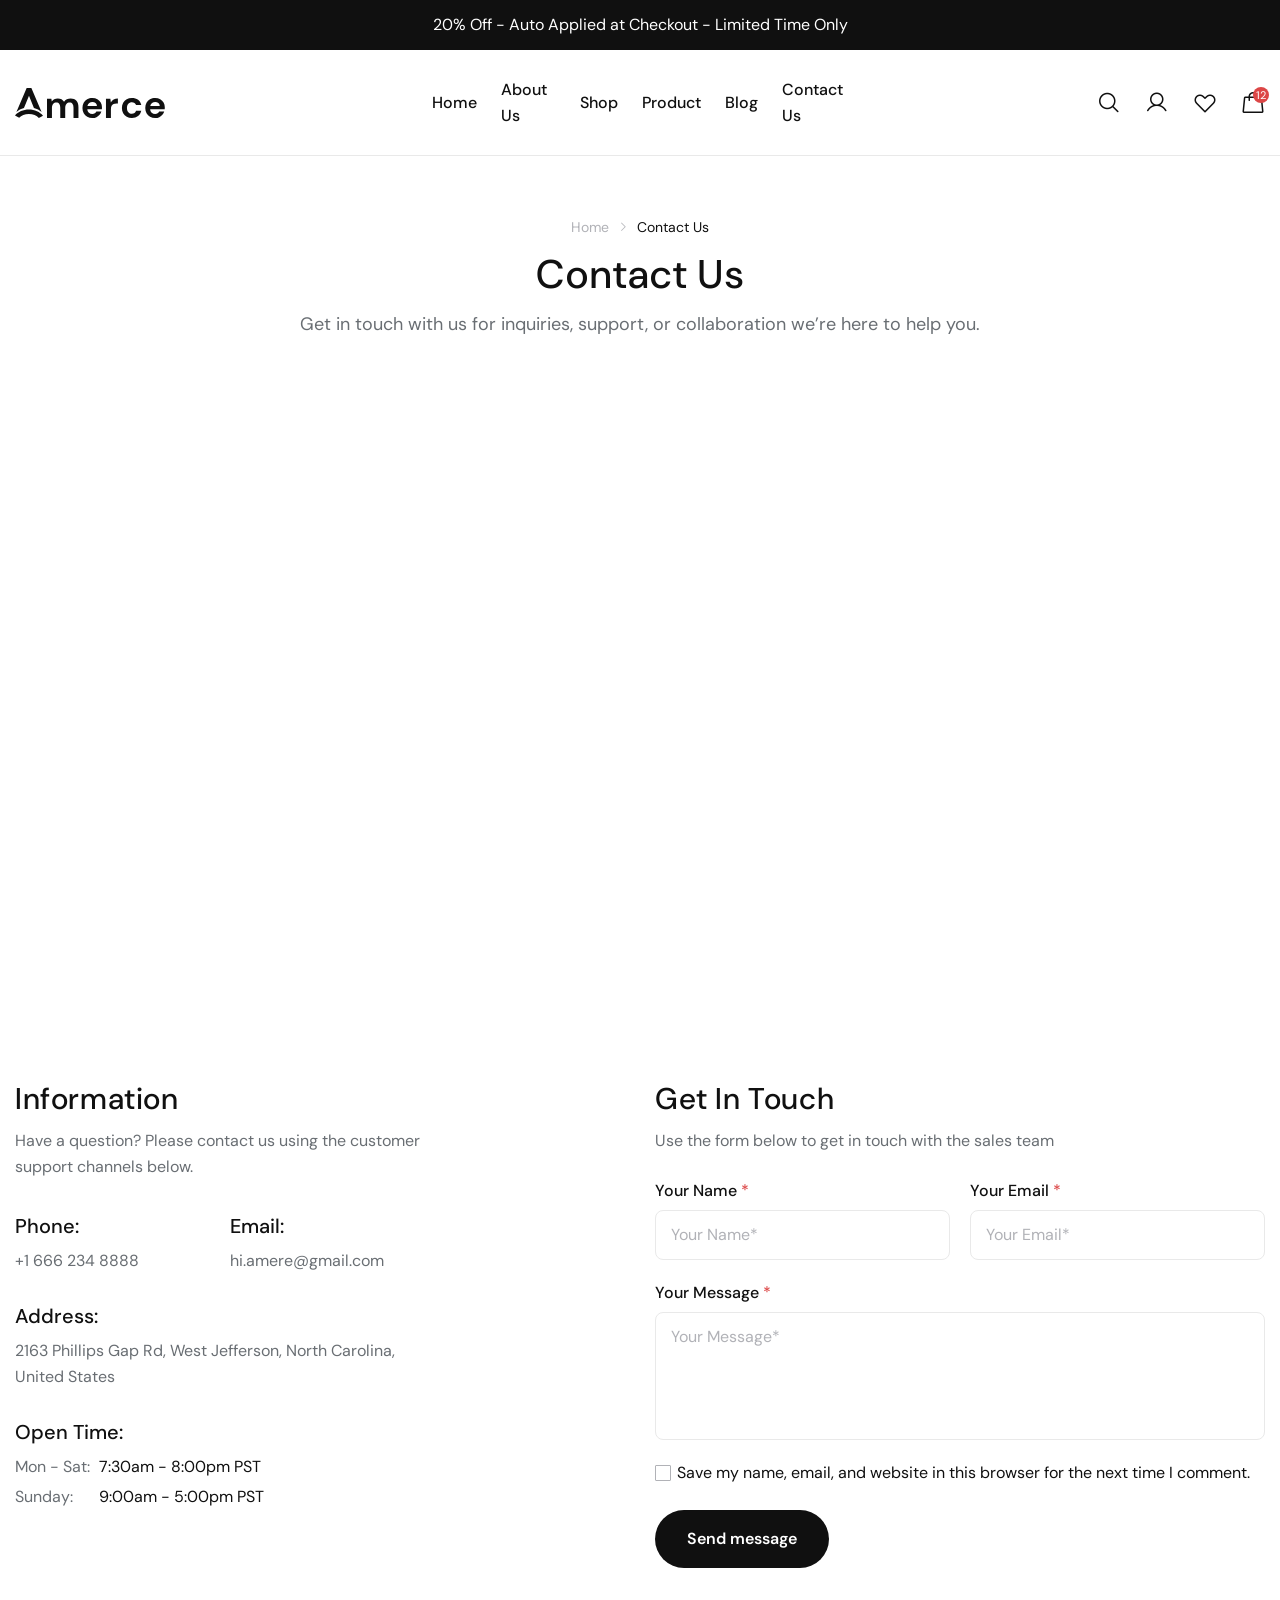
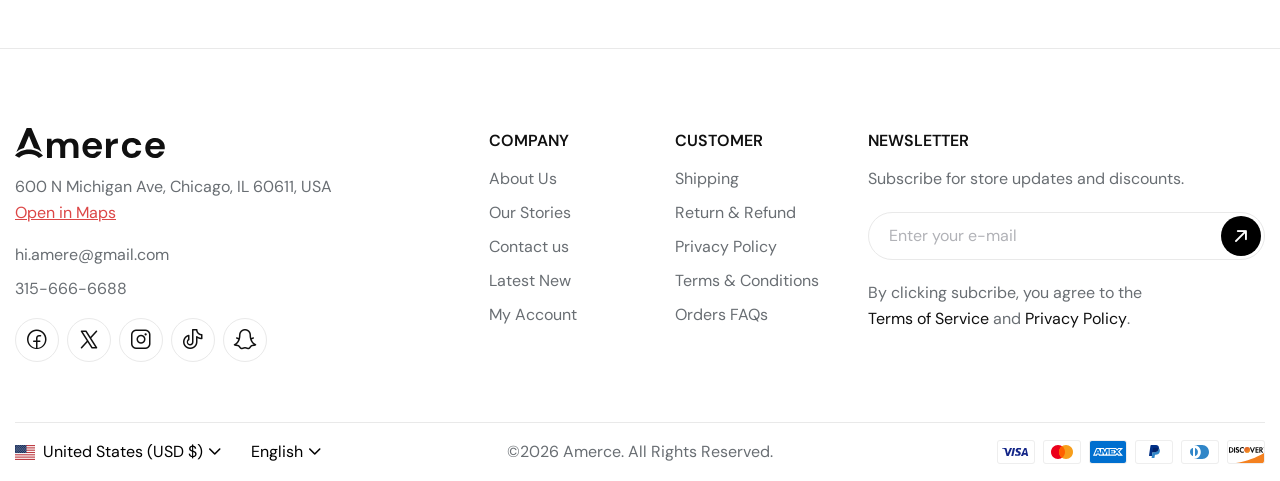
<file: contact.html>
<!DOCTYPE html>

<!--[if IE 8]><html class="ie" xmlns="http://www.w3.org/1999/xhtml" xml:lang="en-US" lang="en-US"> <![endif]-->
<!--[if (gte IE 9)|!(IE)]><!-->
<html xmlns="http://www.w3.org/1999/xhtml" xml:lang="en-US" lang="en-US">
<!--<![endif]-->



<!-- Added by HTTrack --><meta http-equiv="content-type" content="text/html;charset=utf-8" /><!-- /Added by HTTrack -->
<head>
    <meta charset="utf-8">
    <title>Amerce - Multipurpose eCommerce HTML </title>
    <meta name="author" content="themesflat.com">
    <meta name="viewport" content="width=device-width, initial-scale=1, maximum-scale=1">
    <meta name="description"
        content="Themesflat Amerce - A modern and elegant Multipurpose eCommerce HTML Template, perfect for online stores selling rings, necklaces, watches, and other accessories. SEO-optimized, fast-loading, and fully customizable.">

    <!-- font -->
    <link rel="stylesheet" href="assets/fonts/fonts.css">
    <link rel="stylesheet" href="assets/icon/icomoon/style.css">
    <!-- css -->
    <link rel="stylesheet" href="assets/css/bootstrap.min.css">
    <link rel="stylesheet" href="assets/css/swiper-bundle.min.css">
    <link rel="stylesheet" href="assets/css/animate.css">
    <link rel="stylesheet" type="text/css" href="assets/css/styles.css">

    <!-- Favicon and Touch Icons  -->
    <link rel="shortcut icon" href="assets/images/logo/favicon.svg">
    <link rel="apple-touch-icon-precomposed" href="assets/images/logo/favicon.svg">
</head>

<body>
    <!-- Scroll Top -->
    <button id="goTop">
        <span class="border-progress"></span>
        <span class="ic-wrap">
            <span class="icon icon-CaretTopThin"></span>
        </span>
    </button>
    <!-- /Scroll Top -->

    <!-- Preload -->
    <div class="preload preload-container" id="preload">
        <div class="preload-logo">
            <div class="spinner"></div>
        </div>
    </div>
    <!-- /Preload -->

    <main id="wrapper">

        <!-- Topbar -->
        <div class="tf-topbar bg-dark">
            <div class="container">
                <div class="text-center">
                    <div dir="ltr" class="swiper tf-swiper swiper-topbar" data-direction="vertical" data-auto="true"
                        data-loop="true" data-speed="1000">
                        <div class="swiper-wrapper">
                            <!-- slide 1 -->
                            <div class="swiper-slide">
                                <p class="text-white text-line-clamp-1">
                                    Midseason Sale: 20% Off - Auto Applied at
                                    Checkout - Limited Time Only
                                </p>
                            </div>
                            <!-- slide 2 -->
                            <div class="swiper-slide">
                                <p class="text-white text-line-clamp-1">
                                    20% Off - Auto Applied at Checkout - Limited Time Only
                                </p>
                            </div>
                        </div>
                    </div>
                </div>
            </div>
        </div>
        <!-- /Topbar -->
        <!-- Header -->
        <header class="tf-header">
            <div class="br-line fake-class bottom-0"></div>
            <div class="container-full">
                <div class="header-inner">
                    <div class="box-open-menu-mobile d-xl-none">
                        <a href="#mobileMenu" data-bs-toggle="offcanvas" class="btn-open-menu">
                            <i class="icon icon-List"></i>
                        </a>
                    </div>
                    <div class="header-left">
                        <a href="index.html" class="logo-site">
                            <img loading="lazy" width="150" height="30" src="assets/images/logo/logo.svg" alt="Image">
                        </a>
                    </div>
                    <div class="header-left d-none d-xl-block">
                        <nav class="box-navigation">
                            <ul class="box-nav-menu">
                                <li class="menu-item position-relative">
                                    <a href="index.html" class="item-link">
                                        <span class="text cus-text">
                                            Home
                                        </span>
                                        <!-- <i class="icon icon-CaretDown"></i> -->
                                    </a> 
                                </li>

                                <li class="menu-item position-relative">
                                    <a href="about.html" class="item-link">
                                        <span class="text cus-text">
                                            About Us
                                        </span>
                                        <!-- <i class="icon icon-CaretDown"></i> -->
                                    </a>

                                <li class="menu-item">
                                    <a href="shop-default.html" class="item-link">
                                        <span class="text cus-text">
                                            Shop
                                        </span>
                                        <!-- <i class="icon icon-CaretDown"></i> -->
                                    </a>
                                   
                                <li class="menu-item">
                                    <a href="product-detail.html" class="item-link">
                                        <span class="text cus-text">
                                            Product
                                        </span>
                                        <!-- <i class="icon icon-CaretDown"></i> -->
                                    </a>
                                    
                                <li class="menu-item position-relative">
                                    <a href="blog.html" class="item-link">
                                        <span class="text cus-text">
                                            Blog
                                        </span>
                                        <!-- <i class="icon icon-CaretDown"></i> -->
                                    </a>
                                    
                                </li>
                                                                
                                    <li class="menu-item">
                                    <a href="contact.html" class="item-link">
                                            <span class="text cus-text">
                                                    Contact Us
                                            </span>
                                        </a>
                                    </li>
                            </ul>
                        </nav>
                    </div>
                    <div class="header-right">
                        <ul class="nav-icon-list">
                            <li class="d-none d-sm-block">
                                <a href="#search" data-bs-toggle="modal" class="nav-icon-item link">
                                    <i class="icon icon-MagnifyingGlass"></i>
                                </a>
                            </li>
                            <li>
                                <a href="#sign" data-bs-toggle="modal" class="nav-icon-item link">
                                    <i class="icon icon-User"></i>
                                </a>
                            </li>
                            <li class="d-none d-sm-block">
                                <a href="wishlist.html" class="nav-icon-item link">
                                    <i class="icon icon-HeartStraight"></i>
                                </a>
                            </li>
                            <li>
                                <a href="#shoppingCart" data-bs-toggle="offcanvas" class="nav-icon-item link shop-cart">
                                    <i class="icon icon-Handbag"></i>
                                    <span class="count">
                                        12
                                    </span>
                                </a>
                            </li>
                        </ul>
                    </div>
                </div>
            </div>
        </header>
        <!-- /Header -->
        <!-- Page Title -->
        <section class="section-page-title text-center flat-spacing-2 pb-0">
            <div class="container">
                <div class="main-page-title">
                    <div class="breadcrumbs">
                        <a href="index.html" class="text-caption-01 cl-text-3 link">Home</a>
                        <i class="icon icon-CaretRightThin cl-text-3"></i>
                        <P class="text-caption-01">
                            Contact Us
                        </P>
                    </div>
                    <h3>
                        Contact Us
                    </h3>
                    <p class="text-body-1 cl-text-2">
                        Get in touch with us for inquiries, support, or collaboration we’re here to help you.
                    </p>
                </div>
            </div>
        </section>
        <!-- /Page Title -->
        <!-- Map -->
        <div class="section-map flat-spacing-2 pb-0">
            <div class="container">
                <div class="wg-map">
                    <iframe
                        src="https://www.google.com/maps/embed?pb=!1m18!1m12!1m3!1d7880.148272329334!2d151.20657421407668!3d-33.858885268389294!2m3!1f0!2f0!3f0!3m2!1i1024!2i768!4f13.1!3m3!1m2!1s0x6b12ae682c546039%3A0x16da940d587922a1!2sCircular%20Quay!5e0!3m2!1sen!2s!4v1745205798630!5m2!1sen!2s"
                        allowfullscreen="" loading="lazy" referrerpolicy="no-referrer-when-downgrade"></iframe>
                </div>
            </div>
        </div>
        <!-- /Map -->
        <!-- Contact -->
        <section class="section-contact flat-spacing">
            <div class="container">
                <div class="row gy-5 flex-wrap-reverse">
                    <div class="col-md-6">
                        <div class="col-left">
                            <div class="heading d-grid gap-8">
                                <h4>Information</h4>
                                <h5 class="d-none">Perfect Heading SEO</h5>
                                <p class="cl-text-2">
                                    Have a question? Please contact us using the customer support channels below.
                                </p>
                            </div>
                            <div class="grid-info tf-grid-layout sm-col-2">
                                <div class="d-grid gap-8">
                                    <h6>Phone:</h6>
                                    <p>
                                        <a href="tel:16662348888" class="cl-text-2 link">
                                            +1 666 234 8888
                                        </a>
                                    </p>
                                </div>
                                <div class="d-grid gap-8">
                                    <h6>Email:</h6>
                                    <p>
                                        <a href="mailto:hi.amere@gmail.com" class="cl-text-2 link">
                                            hi.amere@gmail.com
                                        </a>
                                    </p>
                                </div>
                                <div class="wd-full d-grid gap-8">
                                    <h6>Address:</h6>
                                    <p>
                                        <a href="https://www.google.com/maps?q=600+N+Michigan+Ave+Chicago,+IL+60611+USA"
                                            target="_blank" class="cl-text-2 link">
                                            2163 Phillips Gap Rd, West Jefferson, North Carolina, United States
                                        </a>
                                    </p>
                                </div>
                                <div class="wd-full d-grid gap-8">
                                    <h6>Open Time:</h6>
                                    <ul class="open-text">
                                        <li class="d-flex gap-4 mb-4">
                                            <span class="cl-text-2">Mon - Sat:</span>7:30am - 8:00pm PST
                                        </li>
                                        <li class="d-flex gap-4">
                                            <span class="cl-text-2">Sunday:</span>9:00am - 5:00pm PST
                                        </li>
                                    </ul>
                                </div>
                            </div>
                        </div>
                    </div>
                    <div class="col-md-6">
                        <h4 class="mb-8">Get In Touch</h4>
                        <p class="mb-24 cl-text-2">
                            Use the form below to get in touch with the sales team
                        </p>
                        <form class="form-get">
                            <div class="form-content">
                                <div class="tf-grid-layout sm-col-2">
                                    <fieldset class="tf-field">
                                        <label for="your-name" class="tf-lable fw-medium">
                                            Your Name
                                            <span class="text-primary">*</span>
                                        </label>
                                        <input type="text" id="your-name" placeholder="Your Name*" required>
                                    </fieldset>
                                    <fieldset class="tf-field">
                                        <label for="your-email" class="tf-lable fw-medium">
                                            Your Email
                                            <span class="text-primary">*</span>
                                        </label>
                                        <input type="email" id="your-email" placeholder="Your Email*" required>
                                    </fieldset>
                                </div>
                                <fieldset class="tf-field">
                                    <label for="your-email" class="tf-lable fw-medium">
                                        Your Message
                                        <span class="text-primary">*</span>
                                    </label>
                                    <textarea placeholder="Your Message*" required></textarea>
                                </fieldset>
                                <div class="checkbox-wrap">
                                    <input class="tf-check flex-shrink-0" type="checkbox" id="agree-term-2">
                                    <label for="agree-term-2">
                                        Save my name, email, and website in this browser for the next time I comment.
                                    </label>
                                </div>
                            </div>
                            <button type="submit" class="tf-btn animate-btn">
                                Send message
                            </button>
                        </form>
                    </div>
                </div>
            </div>
        </section>
        <!-- /Contact -->
        <!-- Footer -->
        <footer class="tf-footer position-relative">
            <div class="br-line fake-class top-0"></div>
            <div class="footer-inner flat-spacing">
                <div class="container">
                    <div class="row">
                        <div class="col-md-6 col-lg-4">
                            <div class="footer-infor d-flex flex-column align-items-start mb-lg-0">
                                <a href="index.html" class="logo-site mb-16">
                                    <img loading="lazy" width="150" height="30" src="assets/images/logo/logo.svg"
                                        alt="Image">
                                </a>
                                <p class="lh-26 cl-text-2">
                                    600 N Michigan Ave, Chicago, IL 60611, USA
                                </p>
                                <a href="https://www.google.com/maps?q=600+N+Michigan+Ave+Chicago,+IL+60611+USA"
                                    target="_blank" class="text-decoration-underline text-primary lh-26 mb-16">
                                    Open in Maps
                                </a>
                                <a href="mailto:hi.amere@gmail.com" class="cl-text-2 link mb-8">
                                    hi.amere@gmail.com
                                </a>
                                <a href="tel:3156666688" class="cl-text-2 link mb-16">
                                    315-666-6688
                                </a>
                                <ul class="tf-social-icon-2">
                                    <li>
                                        <a href="https://www.facebook.com/" target="_blank">
                                            <i class="icon icon-FacebookLogo"></i>
                                        </a>
                                    </li>
                                    <li>
                                        <a href="https://x.com/" target="_blank">
                                            <i class="icon icon-XLogo"></i>
                                        </a>
                                    </li>
                                    <li>
                                        <a href="https://www.instagram.com/" target="_blank">
                                            <i class="icon icon-InstagramLogo"></i>
                                        </a>
                                    </li>
                                    <li>
                                        <a href="https://www.tiktok.com/" target="_blank">
                                            <i class="icon icon-TiktokLogo"></i>
                                        </a>
                                    </li>
                                    <li>
                                        <a href="https://www.snapchat.com/" target="_blank">
                                            <i class="icon icon-SnapchatLogo"></i>
                                        </a>
                                    </li>
                                </ul>
                            </div>
                        </div>
                        <div class="col-sm-6 col-md-6 col-lg-2">
                            <div class="footer-col-block footer-wrap-1 mx-xl-auto">
                                <p class="footer-heading footer-heading-mobile">COMPANY</p>
                                <div class="tf-collapse-content">
                                    <ul class="footer-menu-list">
                                        <li><a href="about.html" class="cl-text-2 link">About Us</a></li>
                                        <li><a href="our-store.html" class="cl-text-2 link">Our Stories</a></li>
                                        <li><a href="contact.html" class="cl-text-2 link">Contact us</a></li>
                                        <li><a href="blog.html" class="cl-text-2 link">Latest New</a></li>
                                        <li><a href="account-page.html" class="cl-text-2 link">My Account</a></li>
                                    </ul>
                                </div>
                            </div>
                        </div>
                        <div class="col-sm-6 col-md-6 col-lg-2">
                            <div class="footer-col-block footer-wrap-2 mx-xl-auto">
                                <p class="footer-heading footer-heading-mobile">CUSTOMER</p>
                                <div class="tf-collapse-content">
                                    <ul class="footer-menu-list">
                                        <li><a href="shipping.html" class="cl-text-2 link">Shipping</a></li>
                                        <li><a href="return-and-refund.html" class="cl-text-2 link">Return & Refund</a>
                                        </li>
                                        <li><a href="privacy-policy.html" class="cl-text-2 link">Privacy Policy</a></li>
                                        <li><a href="term-and-condition.html" class="cl-text-2 link">Terms &
                                                Conditions</a></li>
                                        <li><a href="faq.html" class="cl-text-2 link">Orders FAQs</a></li>
                                    </ul>
                                </div>
                            </div>
                        </div>
                        <div class="col-md-6 col-lg-4">
                            <div class="footer-col-block footer-wrap-3 mb-0">
                                <p class="footer-heading footer-heading-mobile">NEWSLETTER</p>
                                <div class="tf-collapse-content">
                                    <p class="footer-desc cl-text-2">
                                        Subscribe for store updates and discounts.
                                    </p>
                                    <form class="form-sub">
                                        <fieldset>
                                            <input type="email" placeholder="Enter your e-mail" required>
                                        </fieldset>
                                        <button type="submit" class="btn-action">
                                            <i class="icon icon-ArrowUpRight"></i>
                                        </button>
                                    </form>
                                    <p class="text-remember cl-text-2">
                                        By clicking subcribe, you agree to the
                                        <a href="term-and-condition.html" class="text-main link link-underline">
                                            Terms of Service
                                        </a>
                                        and
                                        <a href="privacy-policy.html" class="text-main link link-underline">
                                            Privacy Policy
                                        </a>.
                                    </p>
                                </div>
                            </div>
                        </div>
                    </div>
                </div>
            </div>
            <div class="footer-bottom">
                <div class="container">
                    <div class="br-line"></div>
                    <div class="inner-bottom">
                        <div class="tf-list list-currenci">
                            <div class="tf-currencies">
                                <select class="tf-dropdown-select style-default type-currencies">
                                    <option selected data-thumbnail="assets/images/country/us.png">United States (USD $)
                                    </option>
                                    <option data-thumbnail="assets/images/country/vn.png">Viet Nam (VND ₫)</option>
                                </select>
                            </div>
                            <div class="tf-languages">
                                <select class="tf-dropdown-select style-default type-languages">
                                    <option>English</option>
                                    <option>العربية</option>
                                    <option>简体中文</option>
                                    <option>اردو</option>
                                </select>
                            </div>
                        </div>
                        <p class="text-nocopy cl-text-2">
                            ©2026 Amerce. All Rights Reserved.
                        </p>
                        <ul class="tf-list payment-list">
                            <li><img loading="lazy" width="38" height="24" src="assets/images/payment/visa.svg"
                                    alt="Image"></li>
                            <li><img loading="lazy" width="38" height="24" src="assets/images/payment/master-card.svg"
                                    alt="Image"></li>
                            <li><img loading="lazy" width="38" height="24" src="assets/images/payment/amex.svg"
                                    alt="Image"></li>
                            <li><img loading="lazy" width="38" height="24" src="assets/images/payment/paypal.svg"
                                    alt="Image"></li>
                            <li><img loading="lazy" width="38" height="24" src="assets/images/payment/water.svg"
                                    alt="Image"></li>
                            <li><img loading="lazy" width="38" height="24" src="assets/images/payment/discover.svg"
                                    alt="Image"></li>
                        </ul>
                    </div>
                </div>
            </div>
        </footer>
        <!-- /Footer -->
    </main>
    <!-- Mobile Menu -->
    <div class="offcanvas offcanvas-start canvas-mb" id="mobileMenu">
        <div class="canvas-header">
            <span class="icon-close-popup" data-bs-dismiss="offcanvas">
                <i class="icon icon-X2"></i>
            </span>
            <form class="form-search-nav">
                <fieldset>
                    <input type="text" placeholder="What are you looking for?" required>
                </fieldset>
                <button type="submit" class="btn-action">
                    <i class="icon icon-MagnifyingGlass"></i>
                </button>
            </form>
        </div>
        <div class="canvas-body">
            <div class="mb-content-top">
                <ul class="nav-ul-mb" id="wrapper-menu-navigation"></ul>
            </div>
            <div class="need-help-wrap">
                <p class="nd-title h6 fw-medium mb-16">Need Help?</p>
                <p class="lh-26 cl-text-2 mb-4">
                    600 N Michigan Ave, Chicago, IL 60611, USA
                </p>
                <a href="https://www.google.com/maps?q=600+N+Michigan+Ave+Chicago,+IL+60611+USA" target="_blank"
                    class="text-decoration-underline text-primary lh-26 mb-16">
                    Open in Maps
                </a>
                <a href="mailto:hi.amere@gmail.com" class="cl-text-2 link mb-8">
                    hi.amere@gmail.com
                </a>
                <a href="tel:3156666688" class="cl-text-2 link">
                    315-666-6688
                </a>
            </div>
        </div>
        <div class="canvas-footer">
            <div class="d-flex justify-content-center border-end">
                <div class="tf-currencies">
                    <select class="tf-dropdown-select style-default type-currencies">
                        <option selected data-thumbnail="assets/images/country/us.png">(USD $)</option>
                        <option data-thumbnail="assets/images/country/vn.png">(VND ₫)</option>
                    </select>
                </div>
            </div>
            <div class="d-flex justify-content-center">
                <div class="tf-languages">
                    <select class="tf-dropdown-select style-default type-languages">
                        <option>English</option>
                        <option>العربية</option>
                        <option>简体中文</option>
                        <option>اردو</option>
                    </select>
                </div>
            </div>
        </div>
    </div>
    <!-- /Mobile Menu -->
    <!-- Toolbar -->
    <div class="tf-toolbar-bottom">
        <div class="toolbar-item">
            <a href="shop-default.html">
                <span class="toolbar-icon">
                    <i class="icon icon-storefront"></i>
                </span>
                <span class="toolbar-label">Shop</span>
            </a>
        </div>
        <div class="toolbar-item">
            <a href="#search" data-bs-toggle="modal">
                <span class="toolbar-icon">
                    <i class="icon icon-MagnifyingGlass"></i>
                </span>
                <span class="toolbar-label">Search</span>
            </a>
        </div>
        <div class="toolbar-item">
            <a href="account-page.html">
                <span class="toolbar-icon">
                    <i class="icon icon-User"></i>
                </span>
                <span class="toolbar-label">Account</span>
            </a>
        </div>
        <div class="toolbar-item">
            <a href="wishlist.html">
                <span class="toolbar-icon">
                    <i class="icon icon-HeartStraight"></i>
                </span>
                <span class="toolbar-label">Wishlist</span>
            </a>
        </div>
        <div class="toolbar-item">
            <a href="view-cart.html">
                <span class="toolbar-icon">
                    <i class="icon icon-Handbag"></i>
                    <span class="toolbar-count">12</span>
                </span>
                <span class="toolbar-label">Cart</span>
            </a>
        </div>
    </div>
    <!-- /Toolbar -->

    <!-- Forgot Pass -->
    <div class="modal modalCentered fade modal-log modal-log_forgot" id="modalForgot">
        <div class="modal-dialog modal-dialog-centered">
            <div class="modal-content">
                <span class="icon-close-popup" data-bs-dismiss="modal">
                    <i class="icon-X2"></i>
                </span>
                <div class="modal-heading text-center">
                    <h3 class="title-pop mb-8">Forgot Password</h3>
                    <p class="desc-pop cl-text-2">We’ll send instructions to reset your password.</p>
                </div>
                <div class="modal-main">
                    <form class="form-log">
                        <div class="form-content">
                            <fieldset class="tf-field">
                                <label for="forgot-user" class="tf-lable fw-medium">
                                    Username or email address
                                    <span class="text-primary">*</span>
                                </label>
                                <input type="text" id="forgot-user" placeholder="Username or email address*" required>
                            </fieldset>
                        </div>
                        <div class="group-action">
                            <button type="submit" class="tf-btn animate-btn w-100">
                                Get Reset Code
                            </button>
                            <p class="orther-log text-center">
                                Remember your password?
                                <a href="#sign" data-bs-toggle="modal" class="text-primary text-decoration-underline">
                                    Sign In
                                </a>
                            </p>
                        </div>
                    </form>
                </div>
            </div>
        </div>
    </div>
    <!-- /Forgot Pass -->
    <!-- Size Guide -->
    <div class="modal modalCentered fade modal-find_size" id="findSize">
        <div class="modal-dialog modal-dialog-centered">
            <div class="modal-content">
                <div class="modal-heading d-flex align-items-center justify-content-between">
                    <h4 class="title-pop">Size Chart</h4>
                    <span class="cs-pointer d-flex link" data-bs-dismiss="modal">
                        <i class="icon-X2 fs-24"></i>
                    </span>
                </div>
                <div class="modal-main">
                    <div class="tf-rte">
                        <div class="tf-table-res-df mb-20">
                            <p class="h6 fw-medium mb-16 cl-text-main">Size Guide</p>
                            <div class="overflow-auto">
                                <table class="tf-sizeguide-table">
                                    <thead>
                                        <tr>
                                            <th>Size</th>
                                            <th>US</th>
                                            <th>Bust</th>
                                            <th>Waist</th>
                                            <th>Low Hip</th>
                                        </tr>
                                    </thead>
                                    <tbody>
                                        <tr>
                                            <td>XS</td>
                                            <td>2</td>
                                            <td>32</td>
                                            <td>24 - 25</td>
                                            <td>33 - 34</td>
                                        </tr>
                                        <tr>
                                            <td>S</td>
                                            <td>4</td>
                                            <td>34 - 35</td>
                                            <td>26 - 27</td>
                                            <td>35 - 26</td>
                                        </tr>
                                        <tr>
                                            <td>M</td>
                                            <td>6</td>
                                            <td>36 - 37</td>
                                            <td>28 - 29</td>
                                            <td>38 - 40</td>
                                        </tr>
                                        <tr>
                                            <td>L</td>
                                            <td>8</td>
                                            <td>38 - 29</td>
                                            <td>30 - 31</td>
                                            <td>42 - 44</td>
                                        </tr>
                                        <tr>
                                            <td>XL</td>
                                            <td>10</td>
                                            <td>40 - 41</td>
                                            <td>32 - 33</td>
                                            <td>45 - 47</td>
                                        </tr>
                                        <tr>
                                            <td>XXL</td>
                                            <td>12</td>
                                            <td>42 - 43</td>
                                            <td>34 - 35</td>
                                            <td>48 - 50</td>
                                        </tr>
                                    </tbody>
                                </table>
                            </div>
                        </div>
                        <div class="tf-page-size-chart-content">
                            <div>
                                <p class="h6 fw-medium mb-16 cl-text-main">Measuring Tips</p>
                                <div class="title fw-medium">Bust</div>
                                <p class="mb-12">Measure around the fullest part of your bust.</p>
                                <div class="title fw-medium">Waist</div>
                                <p class="mb-12">Measure around the narrowest part of your torso.</p>
                                <div class="title fw-medium">Low Hip</div>
                                <p class="mb-12">With your feet together measure around the fullest part of your
                                    hips/rear.
                                </p>
                            </div>
                            <div>
                                <img loading="lazy" width="270" height="270" src="assets/images/section/size-chart.jpg"
                                    alt="Image">
                            </div>
                        </div>
                    </div>
                </div>
            </div>
        </div>
    </div>
    <!-- /Size Guide -->
    <!-- Share -->
    <div class="modal modalCentered fade modal-share" id="share">
        <div class="modal-dialog modal-dialog-centered">
            <div class="modal-content">
                <div class="modal-heading d-flex align-items-center justify-content-between">
                    <h4 class="title-pop">Share</h4>
                    <span class="cs-pointer d-flex link" data-bs-dismiss="modal">
                        <i class="icon-X2 fs-24"></i>
                    </span>
                </div>
                <div class="modal-main">
                    <ul class="tf-social-icon-2 hv-dark mb-20">
                        <li>
                            <a href="https://www.facebook.com/">
                                <i class="icon icon-FacebookLogo"></i>
                            </a>
                        </li>
                        <li>
                            <a href="https://x.com/">
                                <i class="icon icon-XLogo"></i>
                            </a>
                        </li>
                        <li>
                            <a href="https://www.instagram.com/">
                                <i class="icon icon-InstagramLogo"></i>
                            </a>
                        </li>
                        <li>
                            <a href="https://www.tiktok.com/">
                                <i class="icon icon-TiktokLogo"></i>
                            </a>
                        </li>
                    </ul>
                    <div class="wrap-code btn-coppy-text">
                        <p class="coppyText cl-text-2" id="coppyText">http://themesflat.com</p>
                        <div class="btn-action-copy tf-btn">Copy</div>
                    </div>
                </div>
            </div>
        </div>
    </div>
    <!-- /Share -->
    <!-- Ask -->
    <div class="modal modalCentered fade modal-log modal-ask" id="ask">
        <div class="modal-dialog modal-dialog-centered">
            <div class="modal-content">
                <span class="icon-close-popup" data-bs-dismiss="modal">
                    <i class="icon-X2"></i>
                </span>
                <div class="modal-heading text-center">
                    <h3 class="title-pop mb-8">Ask A Question</h3>
                    <p class="desc-pop cl-text-2">Have a question? Ask us today!</p>
                </div>
                <div class="modal-main">
                    <form class="form-log mb-20">
                        <div class="form-content">
                            <fieldset class="tf-field">
                                <label for="name-ask" class="tf-lable fw-medium">
                                    Your Name<span class="text-primary">*</span>
                                </label>
                                <input type="text" id="name-ask" placeholder="Your Name*" required>
                            </fieldset>
                            <fieldset class="tf-field">
                                <label for="email-ask" class="tf-lable fw-medium">
                                    Your Email<span class="text-primary">*</span>
                                </label>
                                <input type="email" id="email-ask" placeholder="Your Email*" required>
                            </fieldset>
                            <fieldset class="tf-field">
                                <label for="phone-ask" class="tf-lable fw-medium">
                                    Your phone
                                </label>
                                <input type="number" id="phone-ask" placeholder="Your phone" required>
                            </fieldset>
                            <fieldset class="tf-field">
                                <label for="message-ask" class="tf-lable fw-medium">
                                    Your Message
                                    <span class="text-primary">*</span>
                                </label>
                                <textarea id="message-ask" placeholder="Your Message*" required></textarea>
                            </fieldset>
                        </div>
                        <div class="group-action">
                            <button type="submit" class="tf-btn animate-btn w-100">
                                Subcribe
                            </button>
                        </div>
                    </form>
                    <ul class="tf-social-icon-2 hv-dark justify-content-center">
                        <li>
                            <a href="https://www.facebook.com/">
                                <i class="icon icon-FacebookLogo"></i>
                            </a>
                        </li>
                        <li>
                            <a href="https://x.com/">
                                <i class="icon icon-XLogo"></i>
                            </a>
                        </li>
                        <li>
                            <a href="https://www.instagram.com/">
                                <i class="icon icon-InstagramLogo"></i>
                            </a>
                        </li>
                        <li>
                            <a href="https://www.tiktok.com/">
                                <i class="icon icon-TiktokLogo"></i>
                            </a>
                        </li>
                    </ul>
                </div>
            </div>
        </div>
    </div>
    <!-- /Ask -->
    <!-- Compare -->
    <div class="offcanvas offcanvas-bottom canvas-compare" id="compare">
        <div class="canvas-wrapper">
            <div class="canvas-body">
                <div class="container">
                    <div class="tf-compare-list main-list-clear wrap-empty_text">
                        <div class="tf-compare-head">
                            <h4 class="title letter-space-0">Compare products</h4>
                        </div>
                        <div class="tf-compare-offcanvas list-empty">
                            <p class="box-text_empty cl-text-2">Your Compare is curently empty</p>
                            <div class="tf-compare-item file-delete">
                                <a href="product-detail.html">
                                    <div class="icon remove">
                                        <i class="icon-X2"></i>
                                    </div>
                                    <img class="radius-3" width="660" height="880"
                                        src="assets/images/product/product-1.jpg" alt="Image">
                                </a>
                            </div>
                            <div class="tf-compare-item file-delete">
                                <a href="product-detail.html">
                                    <div class="icon remove">
                                        <i class="icon-X2"></i>
                                    </div>
                                    <img class="radius-3" width="660" height="880"
                                        src="assets/images/product/product-2.jpg" alt="Image">
                                </a>
                            </div>
                            <div class="tf-compare-item file-delete">
                                <a href="product-detail.html">
                                    <div class="icon remove">
                                        <i class="icon-X2"></i>
                                    </div>
                                    <img class="radius-3" width="660" height="880"
                                        src="assets/images/product/product-3.jpg" alt="Image">
                                </a>
                            </div>
                        </div>
                        <div class="tf-compare-buttons justify-content-center">
                            <a href="compare.html" class="tf-btn animate-btn">Compare </a>
                            <div class="tf-btn btn-white btn-stroke clear-list-empty tf-compare-button-clear-all">
                                Clear All
                            </div>
                        </div>
                    </div>
                </div>
            </div>
        </div>
    </div>
    <!-- /Compare -->
    <!-- Quick Add -->
    <div class="modal modalCentered fade modal-quickadd" id="quickAdd">
        <div class="modal-dialog modal-dialog-centered">
            <div class="modal-content">
                <div class="d-flex align-items-center justify-content-between mb-20">
                    <h5>Quick Add</h5>
                    <span class="d-flex cs-pointer link" data-bs-dismiss="modal">
                        <i class="icon icon-X2 fs-24"></i>
                    </span>
                </div>
                <div class="tf-product-quick_add tf-quick-prd_variant">
                    <div class="product-mini-view">
                        <a href="product-detail.html" class="prd-image">
                            <img class="img-product" width="80" height="107"
                                src="assets/images/product/single/detail-1.jpg" alt="Image Product">
                        </a>
                        <div class="prd-content">
                            <a href="product-detail.html"
                                class="prd-name fw-medium link-underline link text-capitalize">
                                linen slim-fit shirt
                            </a>
                            <div class="price-wrap">
                                <span class="price-new text-primary fw-semibold price-on-sale">$79.99</span>
                                <span class="price-old text-caption-01 cl-text-3">$99,99</span>
                            </div>
                        </div>
                    </div>
                    <div class="quick-variant-picker picker_color">
                        <div class="variant-picker_label mb-12">
                            <div>
                                Colors:
                                <span class="variant__value text-capitalize fw-medium">Gray</span>
                            </div>
                        </div>
                        <div class="variant-picker_values">
                            <div class="hover-tooltip tooltip-bot color_btn style-image active">
                                <div class="img">
                                    <img loading="lazy" width="60" height="60"
                                        src="assets/images/product/single/img_square/detail-1_.jpg"
                                        data-src="assets/images/product/single/detail-1.jpg" alt="img">
                                </div>
                                <span class="tooltip color__label">Green</span>
                            </div>
                            <div class="hover-tooltip tooltip-bot color_btn style-image">
                                <div class="img">
                                    <img loading="lazy" width="60" height="60"
                                        src="assets/images/product/single/img_square/detail-1_-2.jpg"
                                        data-src="assets/images/product/single/detail-1_5.jpg" alt="img">
                                </div>
                                <span class="tooltip color__label">Gray</span>
                            </div>
                        </div>
                    </div>
                    <div class="quick-variant-picker picker_size">
                        <div class="variant-picker_label mb-12">
                            <div>
                                Size:
                                <span class="variant__value text-capitalize fw-medium">L</span>
                            </div>
                            <a href="#findSize" data-bs-toggle="modal"
                                class="tf-btn-line-2 style-primary text-caption-01 fw-semibold">
                                Size Guide
                            </a>
                        </div>
                        <div class="variant-picker_values">
                            <span class="size_btn" data-quick-size="S" data-quick-price="39.99">S</span>
                            <span class="size_btn" data-quick-size="M" data-quick-price="59.99">M</span>
                            <span class="size_btn active" data-quick-size="L" data-quick-price="79.99">L</span>
                            <span class="size_btn" data-quick-size="XL" data-quick-price="89.99">XL</span>
                            <span class="size_btn disabled" data-quick-size="XX" data-quick-price="99.99">XXL</span>
                        </div>
                    </div>
                    <div class="product-total-quantity">
                        <p class="">
                            Quantity:
                        </p>
                        <div class="group-action">
                            <div class="wg-quantity">
                                <button class="btn-quantity btn-decrease">
                                    <i class="icon icon-minus"></i>
                                </button>
                                <input class="quantity-product" type="text" name="number" value="1">
                                <button class="btn-quantity btn-increase">
                                    <i class="icon icon-plus"></i>
                                </button>
                            </div>
                            <a href="#shoppingCart" data-bs-toggle="offcanvas"
                                class="btn-action-price tf-btn type-xl animate-btn w-100">
                                Add to Cart
                                <span class="d-none d-sm-block d-md-none d-lg-block">&nbsp;-&nbsp;</span>
                                <span class="price-add d-none d-sm-block d-md-none d-lg-block">$79.99</span>
                            </a>
                        </div>
                        <a href="checkout.html" class="tf-btn type-xl btn-primary animate-btn w-100">
                            Buy It Now
                        </a>
                    </div>
                </div>
            </div>
        </div>
    </div>
    <!-- /Quick Add -->
    <!-- Quick View -->
    <div class="offcanvas offcanvas-end canvas-quickview" id="quickView">
        <div class="mini-quick-image">
            <div class="wrap-quick wrapper-scroll-quickview">
                <div class="image item-scroll-quickview" data-scroll-quickview="Green">
                    <img loading="lazy" width="340" height="444" src="assets/images/product/single/detail-1.jpg"
                        alt="Image">
                </div>
                <div class="image item-scroll-quickview" data-scroll-quickview="Green">
                    <img loading="lazy" width="340" height="444" src="assets/images/product/single/detail-1_2.jpg"
                        alt="Image">
                </div>
                <div class="image item-scroll-quickview" data-scroll-quickview="Green">
                    <img loading="lazy" width="340" height="444" src="assets/images/product/single/detail-1_3.jpg"
                        alt="Image">
                </div>
                <div class="image item-scroll-quickview" data-scroll-quickview="Gray">
                    <img loading="lazy" width="340" height="444" src="assets/images/product/single/detail-1_5.jpg"
                        alt="Image">
                </div>
                <div class="image item-scroll-quickview" data-scroll-quickview="Gray">
                    <img loading="lazy" width="340" height="444" src="assets/images/product/single/detail-1_6.jpg"
                        alt="Image">
                </div>
                <div class="image item-scroll-quickview" data-scroll-quickview="Black">
                    <img loading="lazy" width="340" height="444" src="assets/images/product/single/detail-1_7.jpg"
                        alt="Image">
                </div>
                <div class="image item-scroll-quickview" data-scroll-quickview="Black">
                    <img loading="lazy" width="340" height="444" src="assets/images/product/single/detail-1_8.jpg"
                        alt="Image">
                </div>
            </div>
        </div>
        <div class="wrap-canvas">
            <div class="canvas-header ps-md-0">
                <h5 class="title-pop">Quick View</h5>
                <span class="icon-close-popup" data-bs-dismiss="offcanvas">
                    <i class="icon icon-X2"></i>
                </span>
            </div>
            <div class="canvas-body ps-md-0">
                <div class="tf-product-quick_view tf-quick-prd_variant">
                    <div class="tf-product-info-heading">
                        <p class="product-infor-cate text-caption-01 mb-4">
                            Clothing
                        </p>
                        <h3 class="product-infor-name mb-12 letter-space-0">
                            Lyocell wrap top
                        </h3>
                        <div class="product-infor-meta mb-20">
                            <div class="meta_rate">
                                <div class="star-wrap normal d-flex align-items-center">
                                    <i class="icon icon-Star"></i>
                                    <i class="icon icon-Star"></i>
                                    <i class="icon icon-Star"></i>
                                    <i class="icon icon-Star"></i>
                                    <i class="icon icon-Star"></i>
                                </div>
                                <span class="text-caption-01 cl-text-2">
                                    (134 reviews)
                                </span>
                            </div>
                            <div class="br-line type-vertical"></div>
                            <div class="meta_sold">
                                <i class="icon icon-Lightning text-primary"></i>
                                <span class="text-caption-01 cl-text-2">18 sold in last 32 hours</span>
                            </div>
                        </div>
                        <div class="product-infor-price mb-12">
                            <h4 class="price-on-sale">$59.99</h4>
                            <div class="br-line type-vertical"></div>
                            <p class="cl-text-3 text-decoration-line-through">$98.99</p>
                            <span class="badge-sale text-white fw-semibold text-caption-02">
                                -25%
                            </span>
                        </div>
                        <p class="product-infor-desc cl-text-2 mb-12">
                            The garments labelled as Committed are products that have been produced using
                            sustainable fibres or processes, reducing their environmental impact.
                        </p>
                        <div class="product-infor-reality lh-24">
                            <div class="ic d-flex">
                                <svg width="24" height="24" viewBox="0 0 24 24" fill="none"
                                    xmlns="http://www.w3.org/2000/svg">
                                    <rect width="24" height="24" rx="4" fill="#101010" />
                                    <path
                                        d="M19.4569 11.7975C19.435 11.7481 18.9056 10.5738 17.7287 9.39687C16.1606 7.82875 14.18 7 12 7C9.81999 7 7.83937 7.82875 6.27124 9.39687C5.09437 10.5738 4.56249 11.75 4.54312 11.7975C4.51469 11.8614 4.5 11.9306 4.5 12.0006C4.5 12.0706 4.51469 12.1398 4.54312 12.2037C4.56499 12.2531 5.09437 13.4269 6.27124 14.6038C7.83937 16.1713 9.81999 17 12 17C14.18 17 16.1606 16.1713 17.7287 14.6038C18.9056 13.4269 19.435 12.2531 19.4569 12.2037C19.4853 12.1398 19.5 12.0706 19.5 12.0006C19.5 11.9306 19.4853 11.8614 19.4569 11.7975ZM12 14.5C11.5055 14.5 11.0222 14.3534 10.6111 14.0787C10.1999 13.804 9.87951 13.4135 9.69029 12.9567C9.50107 12.4999 9.45157 11.9972 9.54803 11.5123C9.64449 11.0273 9.88259 10.5819 10.2322 10.2322C10.5819 9.8826 11.0273 9.6445 11.5123 9.54804C11.9972 9.45157 12.4999 9.50108 12.9567 9.6903C13.4135 9.87952 13.804 10.2 14.0787 10.6111C14.3534 11.0222 14.5 11.5055 14.5 12C14.5 12.663 14.2366 13.2989 13.7678 13.7678C13.2989 14.2366 12.663 14.5 12 14.5Z"
                                        fill="white" />
                                </svg>
                            </div>
                            28 people are viewing this right now
                        </div>
                    </div>
                    <div class="br-line"></div>
                    <div class="tf-product-variant">
                        <div class="variant-picker-item variant-color">
                            <div class="variant-picker-label">
                                <div>
                                    Colors:
                                    <span
                                        class="variant-picker-label-value value-currentColor text-capitalize fw-medium">Gray</span>
                                </div>
                            </div>
                            <div class="variant-picker-values">

                                <input class="d-none" id="values-green" type="radio" name="colorQuickAdd" checked>
                                <label
                                    class="hover-tooltip tooltip-bot color-btn color-btn_quick style-image btn-scroll-quickview active"
                                    for="values-green" data-color="Green" data-scroll-quickview="Green">
                                    <span class="img">
                                        <img loading="lazy" width="60" height="60"
                                            src="assets/images/product/single/img_square/detail-1_.jpg"
                                            data-src="assets/images/product/single/img_square/detail-1_.jpg" alt="img">
                                    </span>
                                    <span class="tooltip">Green</span>
                                </label>

                                <input class="d-none" id="values-gray" type="radio" name="colorQuickAdd">
                                <label
                                    class="hover-tooltip tooltip-bot color-btn color-btn_quick style-image btn-scroll-quickview"
                                    for="values-gray" data-color="Gray" data-scroll-quickview="Gray">
                                    <span class="img">
                                        <img loading="lazy" width="60" height="60"
                                            src="assets/images/product/single/img_square/detail-1_-2.jpg"
                                            data-src="assets/images/product/single/img_square/detail-1_-2.jpg" alt="img">
                                    </span>
                                    <span class="tooltip">Gray</span>
                                </label>

                                <input class="d-none" id="values-black" type="radio" name="colorQuickAdd">
                                <label
                                    class="hover-tooltip tooltip-bot color-btn color-btn_quick style-image btn-scroll-quickview"
                                    for="values-black" data-color="Black" data-scroll-quickview="Black">
                                    <span class="img">
                                        <img loading="lazy" width="60" height="60"
                                            src="assets/images/product/single/img_square/detail-1_-3.jpg"
                                            data-src="assets/images/product/single/img_square/detail-1_-3.jpg" alt="img">
                                    </span>
                                    <span class="tooltip">Black</span>
                                </label>
                            </div>
                        </div>

                        <div class="quick-variant-picker picker_size">
                            <div class="variant-picker_label mb-12">
                                <div>
                                    Size:
                                    <span class="variant__value text-capitalize fw-medium">M</span>
                                </div>
                                <div data-bs-dismiss="offcanvas">
                                    <a href="#findSize" data-bs-toggle="modal"
                                        class="tf-btn-line-2 style-primary text-caption-01 fw-semibold">
                                        Size Guide
                                    </a>
                                </div>
                            </div>
                            <div class="variant-picker_values">
                                <span class="size_btn" data-quick-size="S" data-quick-price="39.99">S</span>
                                <span class="size_btn active" data-quick-size="M" data-quick-price="59.99">M</span>
                                <span class="size_btn" data-quick-size="L" data-quick-price="79.99">L</span>
                                <span class="size_btn" data-quick-size="XL" data-quick-price="89.99">XL</span>
                                <span class="size_btn disabled" data-quick-size="XX" data-quick-price="99.99">XXL</span>
                            </div>
                        </div>

                        <div class="tf-product-total-quantity">
                            <p class="">
                                Quantity:
                            </p>
                            <div class="group-action">
                                <div class="wg-quantity">
                                    <button class="btn-quantity btn-decrease">
                                        <i class="icon icon-minus"></i>
                                    </button>
                                    <input class="quantity-product" type="text" name="number" value="1">
                                    <button class="btn-quantity btn-increase">
                                        <i class="icon icon-plus"></i>
                                    </button>
                                </div>
                                <a href="#shoppingCart" data-bs-toggle="offcanvas"
                                    class="btn-action-price tf-btn type-xl animate-btn w-100">
                                    Add to Cart
                                    <span class="d-none d-sm-block d-md-none d-lg-block">&nbsp;-&nbsp;</span>
                                    <span class="price-add d-none d-sm-block d-md-none d-lg-block">$59.99</span>
                                </a>
                            </div>
                            <a href="checkout.html" class="tf-btn type-xl btn-primary animate-btn w-100">
                                Buy It Now
                            </a>
                        </div>
                    </div>
                    <div class="box-action">
                        <a href="product-detail.html" class="tf-btn-line-2 style-primary fw-semibold">
                            View Full Details
                        </a>
                    </div>
                </div>
            </div>
        </div>
    </div>
    <!-- /Quick View -->
    <!-- Shopping Cart -->
    <div class="offcanvas offcanvas-end popup-shopping-cart" id="shoppingCart">
        <div class="tf-minicart-recommendations file-delete">
            <div class="title d-flex justify-content-between align-items-center">
                <h5>You Might Like</h5>
                <i class="icon icon-X2 link remove fs-24 cs-pointer"></i>
            </div>
            <div class="wrap-recommendations">
                <div class="list-cart">
                    <div class="list-cart-item">
                        <a href="#" class="image">
                            <img loading="lazy" width="212" height="283" src="assets/images/product/product-4.jpg"
                                alt="Image">
                        </a>
                        <div class="content">
                            <a class="name fw-medium link text-line-clamp-1" href="product-detail.html">
                                High neck midi wool coat
                            </a>
                            <div class="price-wrap">
                                <span class="price-new text-primary fw-semibold">$39,99</span>
                                <span class="price-old text-caption-01 cl-text-3">$49,99</span>
                            </div>
                        </div>
                    </div>
                    <div class="list-cart-item">
                        <a href="#" class="image">
                            <img loading="lazy" width="212" height="283" src="assets/images/product/product-3.jpg"
                                alt="Image">
                        </a>
                        <div class="content">
                            <a class="name fw-medium link text-line-clamp-1" href="product-detail.html">
                                linen slim-fit shirt
                            </a>
                            <div class="price-wrap">
                                <span class="price-new text-primary fw-semibold">$29,99</span>
                                <span class="price-old text-caption-01 cl-text-3">$49,99</span>
                            </div>
                        </div>
                    </div>
                    <div class="list-cart-item">
                        <a href="#" class="image">
                            <img loading="lazy" width="212" height="283" src="assets/images/product/product-10.jpg"
                                alt="Image">
                        </a>
                        <div class="content">
                            <a class="name fw-medium link text-line-clamp-1" href="product-detail.html">
                                Square frame sunglasses
                            </a>
                            <div class="price-wrap">
                                <span class="price-new text-primary fw-semibold">$59,99</span>
                                <span class="price-old text-caption-01 cl-text-3">$69,99</span>
                            </div>
                        </div>
                    </div>
                </div>
            </div>
        </div>
        <div class="canvas-wrapper">
            <div class="popup-header">
                <div class="d-flex align-items-center justify-content-between mb-12">
                    <h5 class="title">Shopping Cart</h5>
                    <span class="icon-X2 icon-close-popup" data-bs-dismiss="offcanvas"></span>
                </div>
                <div class="cart-threshold">
                    <p class="text">
                        Buy
                        <span class="text-primary fw-7">$70.00</span>
                        more to get freeship
                    </p>
                    <div class="tf-progress-bar tf-progress-ship">
                        <div class="value" style="width: 0%" data-progress="25"></div>
                    </div>
                </div>
            </div>
            <div class="wrap">
                <div class="tf-mini-cart-wrap list-file-delete wrap-empty_text">
                    <div class="tf-mini-cart-main">
                        <div class="tf-mini-cart-sroll">
                            <div class="tf-mini-cart-items list-empty">
                                <div class="box-text_empty type-shop_cart">
                                    <div class="shop-empty_top">
                                        <span class="icon">
                                            <i class="icon-Handbag"></i>
                                        </span>
                                        <h4 class="text-emp">Your cart is empty</h4>
                                        <p class="cl-text-2">Your cart is currently empty. Let us assist you in
                                            finding the right product</p>
                                    </div>
                                    <div class="shop-empty_bot">
                                        <a href="shop-default.html" class="tf-btn animate-btn">Shopping </a>
                                        <a href="index.html" class="tf-btn btn-stroke">Back to home </a>
                                    </div>
                                </div>
                                <div class="tf-mini-cart-item file-delete">
                                    <div class="tf-mini-cart-image">
                                        <img loading="lazy" width="100" height="133"
                                            src="assets/images/product/product-3.jpg" alt="Image Product">
                                    </div>
                                    <div class="tf-mini-cart-info">
                                        <a href="product-detail.html" class="name fw-medium link text-line-clamp-1">
                                            V-neck cotton T-shirt
                                        </a>
                                        <div class="tf-prd-select select-color text-caption-01 mb-4">
                                            <span class="type-text cl-text-3">
                                                Color:&nbsp;
                                            </span>
                                            <div class="type-select">
                                                <select class="bg-white">
                                                    <option selected="selected">Light Gray</option>
                                                    <option>Charcoal</option>
                                                    <option>Beige</option>
                                                    <option>Taupe</option>
                                                    <option>Sage</option>
                                                </select>
                                            </div>
                                        </div>
                                        <div class="tf-prd-select text-caption-01">
                                            <span class="type-text cl-text-3">
                                                Size:&nbsp;
                                            </span>
                                            <div class="type-select">
                                                <select class="bg-white">
                                                    <option selected="selected">Small</option>
                                                    <option>Medium</option>
                                                    <option>Large</option>
                                                    <option>Extra Large</option>
                                                </select>
                                            </div>
                                        </div>
                                    </div>
                                    <div class="tf-mini-cart-price">
                                        <div class="tf-btn-line-3 type-primary remove cs-pointer">
                                            <span class="text-caption-01 fw-semibold">
                                                Remove
                                            </span>
                                        </div>
                                        <div
                                            class="fw-semibold d-flex align-items-center justify-content-between gap-4">
                                            <span class="number">1</span>
                                            <span>x</span>
                                            <span class="price tf-mini-card-price">$36.00</span>
                                        </div>
                                    </div>
                                </div>
                                <div class="tf-mini-cart-item file-delete">
                                    <div class="tf-mini-cart-image">
                                        <img loading="lazy" width="100" height="133"
                                            src="assets/images/product/product-8.jpg" alt="Image Product">
                                    </div>
                                    <div class="tf-mini-cart-info">
                                        <a href="product-detail.html" class="name fw-medium link text-line-clamp-1">
                                            Oval shoulder bag
                                        </a>
                                        <div class="tf-prd-select select-color text-caption-01 mb-4">
                                            <span class="type-text cl-text-3">
                                                Color:&nbsp;
                                            </span>
                                            <div class="type-select">
                                                <select class="bg-white">
                                                    <option selected="selected">Light Gray</option>
                                                    <option>Charcoal</option>
                                                    <option>Beige</option>
                                                    <option>Taupe</option>
                                                    <option>Sage</option>
                                                </select>
                                            </div>
                                        </div>
                                        <div class="tf-prd-select text-caption-01">
                                            <span class="type-text cl-text-3">
                                                Size:&nbsp;
                                            </span>
                                            <div class="type-select">
                                                <select class="bg-white">
                                                    <option selected="selected">Small</option>
                                                    <option>Medium</option>
                                                    <option>Large</option>
                                                    <option>Extra Large</option>
                                                </select>
                                            </div>
                                        </div>
                                    </div>
                                    <div class="tf-mini-cart-price">
                                        <div class="tf-btn-line-3 type-primary remove cs-pointer">
                                            <span class="text-caption-01 fw-semibold">
                                                Remove
                                            </span>
                                        </div>
                                        <div
                                            class="fw-semibold d-flex align-items-center justify-content-between gap-4">
                                            <span class="number">1</span>
                                            <span>x</span>
                                            <span class="price tf-mini-card-price">$43.00</span>
                                        </div>
                                    </div>
                                </div>
                                <div class="tf-mini-cart-item file-delete">
                                    <div class="tf-mini-cart-image">
                                        <img loading="lazy" width="100" height="133"
                                            src="assets/images/product/product-6.jpg" alt="Image Product">
                                    </div>
                                    <div class="tf-mini-cart-info">
                                        <a href="product-detail.html" class="name fw-medium link text-line-clamp-1">
                                            Square sunglasses
                                        </a>
                                        <div class="tf-prd-select select-color text-caption-01 mb-4">
                                            <span class="type-text cl-text-3">
                                                Color:&nbsp;
                                            </span>
                                            <div class="type-select">
                                                <select class="bg-white">
                                                    <option selected="selected">Light Gray</option>
                                                    <option>Charcoal</option>
                                                    <option>Beige</option>
                                                    <option>Taupe</option>
                                                    <option>Sage</option>
                                                </select>
                                            </div>
                                        </div>
                                        <div class="tf-prd-select text-caption-01">
                                            <span class="type-text cl-text-3">
                                                Size:&nbsp;
                                            </span>
                                            <div class="type-select">
                                                <select class="bg-white">
                                                    <option selected="selected">Small</option>
                                                    <option>Medium</option>
                                                    <option>Large</option>
                                                    <option>Extra Large</option>
                                                </select>
                                            </div>
                                        </div>
                                    </div>
                                    <div class="tf-mini-cart-price">
                                        <div class="tf-btn-line-3 type-primary remove cs-pointer">
                                            <span class="text-caption-01 fw-semibold">
                                                Remove
                                            </span>
                                        </div>
                                        <div
                                            class="fw-semibold d-flex align-items-center justify-content-between gap-4">
                                            <span class="number">1</span>
                                            <span>x</span>
                                            <span class="price tf-mini-card-price">$18.00</span>
                                        </div>
                                    </div>
                                </div>
                                <div class="tf-mini-cart-item file-delete">
                                    <div class="tf-mini-cart-image">
                                        <img loading="lazy" width="100" height="133"
                                            src="assets/images/product/product-1.jpg" alt="Image Product">
                                    </div>
                                    <div class="tf-mini-cart-info">
                                        <a href="product-detail.html" class="name fw-medium link text-line-clamp-1">
                                            Lyocell wrap top
                                        </a>
                                        <div class="tf-prd-select select-color text-caption-01 mb-4">
                                            <span class="type-text cl-text-3">
                                                Color:&nbsp;
                                            </span>
                                            <div class="type-select">
                                                <select class="bg-white">
                                                    <option selected="selected">Light Gray</option>
                                                    <option>Charcoal</option>
                                                    <option>Beige</option>
                                                    <option>Taupe</option>
                                                    <option>Sage</option>
                                                </select>
                                            </div>
                                        </div>
                                        <div class="tf-prd-select text-caption-01">
                                            <span class="type-text cl-text-3">
                                                Size:&nbsp;
                                            </span>
                                            <div class="type-select">
                                                <select class="bg-white">
                                                    <option selected="selected">Small</option>
                                                    <option>Medium</option>
                                                    <option>Large</option>
                                                    <option>Extra Large</option>
                                                </select>
                                            </div>
                                        </div>
                                    </div>
                                    <div class="tf-mini-cart-price">
                                        <div class="tf-btn-line-3 type-primary remove cs-pointer">
                                            <span class="text-caption-01 fw-semibold">
                                                Remove
                                            </span>
                                        </div>
                                        <div
                                            class="fw-semibold d-flex align-items-center justify-content-between gap-4">
                                            <span class="number">1</span>
                                            <span>x</span>
                                            <span class="price tf-mini-card-price">$60.00</span>
                                        </div>
                                    </div>
                                </div>
                            </div>
                        </div>
                    </div>
                    <div class="tf-mini-cart-bottom box-empty_clear">
                        <div class="tf-mini-cart-tool">
                            <div class="tf-mini-cart-tool-btn btn-add-note">
                                <i class="icon icon-NotePencil"></i>
                                <div class="lh-24">Note</div>
                            </div>
                            <div class="tf-mini-cart-tool-btn btn-estimate-shipping">
                                <i class="icon icon-Truck"></i>
                                <div class="lh-24">Shipping</div>
                            </div>
                            <div class="tf-mini-cart-tool-btn btn-add-gift">
                                <i class="icon icon-SealPercent"></i>
                                <div class="lh-24">Coupon</div>
                            </div>
                        </div>
                        <div class="tf-mini-cart-bottom-wrap">
                            <div class="tf-mini-cart-total">
                                <h5 class="text-total d-flex align-content-center justify-content-between">
                                    <span class="subtotal">Subtotal</span>
                                    <span class="total-price tf-totals-total-value">$186,99</span>
                                </h5>
                            </div>
                            <div class="checkbox-wrap">
                                <input class="tf-check style-2" type="checkbox" id="agree-term">
                                <label for="agree-term">
                                    I agree with
                                    <a href="term-and-condition.html" class="text-decoration-underline">
                                        Terms & Conditions
                                    </a>
                                </label>
                            </div>
                            <div class="tf-mini-cart-view-checkout">
                                <a href="view-cart.html" class="tf-btn btn-stroke">
                                    View cart
                                </a>
                                <a href="checkout.html" class="tf-btn animate-btn">
                                    Check Out
                                </a>
                            </div>
                            <a href="shop-default.html"
                                class="d-flex justify-content-center fw-semibold text-center link">
                                Or Continue Shopping
                            </a>
                        </div>
                    </div>
                    <div class="tf-mini-cart-tool-openable add-note">
                        <div class="overlay tf-mini-cart-tool-close"></div>
                        <form action="#" class="tf-mini-cart-tool-content">
                            <label for="cart-note" class="tf-mini-cart-tool-text h6 fw-medium">
                                <i class="icon icon-NotePencil"></i>
                                Note
                            </label>
                            <textarea name="note" id="cart-note" placeholder="Note about your order"></textarea>
                            <div class="tf-cart-tool-btns">
                                <button class="subscribe-button tf-btn animate-btn" type="submit">
                                    Save
                                </button>
                                <div class="tf-btn btn-stroke  tf-mini-cart-tool-close">
                                    Cancel
                                </div>
                            </div>
                        </form>
                    </div>
                    <div class="tf-mini-cart-tool-openable estimate-shipping">
                        <div class="overlay tf-mini-cart-tool-close"></div>
                        <form id="shipping-form" class="tf-mini-cart-tool-content">
                            <div class="tf-mini-cart-tool-text h6 fw-medium">
                                <i class="icon icon-Truck"></i>
                                Shipping
                            </div>
                            <div class="form-content gap-10">
                                <div class="tf-select">
                                    <select class="w-100" id="shipping-country-form" name="address[country]"
                                        data-default="">
                                        <option value="Australia"
                                            data-provinces='[["Australian Capital Territory","Australian Capital Territory"],["New South Wales","New South Wales"],["Northern Territory","Northern Territory"],["Queensland","Queensland"],["South Australia","South Australia"],["Tasmania","Tasmania"],["Victoria","Victoria"],["Western Australia","Western Australia"]]'>
                                            Australia
                                        </option>
                                        <option value="Austria" data-provinces="[]">Austria</option>
                                        <option value="Belgium" data-provinces="[]">Belgium</option>
                                        <option value="Canada"
                                            data-provinces='[["Ontario","Ontario"],["Quebec","Quebec"]]'>
                                            Canada</option>
                                        <option value="Czech Republic" data-provinces="[]">Czechia</option>
                                        <option value="Denmark" data-provinces="[]">Denmark</option>
                                        <option value="Finland" data-provinces="[]">Finland</option>
                                        <option value="France" data-provinces="[]">France</option>
                                        <option value="Germany" data-provinces="[]">Germany</option>
                                        <option selected value="United States"
                                            data-provinces='[["Alabama","Alabama"],["California","California"],["Florida","Florida"]]'>
                                            United States
                                        </option>
                                        <option value="United Kingdom"
                                            data-provinces='[["England","England"],["Scotland","Scotland"],["Wales","Wales"],["Northern Ireland","Northern Ireland"]]'>
                                            United Kingdom
                                        </option>
                                        <option value="India" data-provinces="[]">India</option>
                                        <option value="Japan" data-provinces="[]">Japan</option>
                                        <option value="Mexico" data-provinces="[]">Mexico</option>
                                        <option value="South Korea" data-provinces="[]">South Korea</option>
                                        <option value="Spain" data-provinces="[]">Spain</option>
                                        <option value="Italy" data-provinces="[]">Italy</option>
                                        <option value="Vietnam"
                                            data-provinces='[["Ha Noi","Ha Noi"],["Da Nang","Da Nang"],["Ho Chi Minh","Ho Chi Minh"]]'>
                                            Vietnam
                                        </option>
                                    </select>
                                </div>
                                <div class="tf-select">
                                    <select id="shipping-province-form" name="address[province]"
                                        data-default=""></select>
                                </div>
                                <input type="text" placeholder="Postal code" data-opend-focus id="zipcode"
                                    name="address[zip]" value="">
                                <div id="zipcode-message" class="error" style="display: none">We found one shipping rate
                                    available for undefined.
                                </div>
                                <div id="zipcode-success" class="success" style="display: none">
                                    <p>We found one shipping rate available for your address:</p>
                                    <p class="standard">
                                        Standard at <span>$0.00</span>
                                        USD
                                    </p>
                                </div>
                            </div>
                            <div class="tf-cart-tool-btns">
                                <button class="subscribe-button tf-btn animate-btn" type="submit">
                                    Save
                                </button>
                                <div class="tf-btn btn-stroke tf-mini-cart-tool-close">
                                    Cancel
                                </div>
                            </div>
                        </form>
                    </div>
                    <div class="tf-mini-cart-tool-openable add-gift">
                        <div class="overlay tf-mini-cart-tool-close"></div>
                        <form action="#" class="tf-mini-cart-tool-content">
                            <div class="tf-mini-cart-tool-text h6 fw-medium">
                                <i class="icon icon-SealPercent"></i>
                                Coupon
                            </div>
                            <div class="wrap">
                                <h5>
                                    Only <span class="text-primary">$2</span>
                                    for a gift box
                                </h5>
                            </div>
                            <div class="tf-cart-tool-btns">
                                <button class="subscribe-button tf-btn animate-btn" type="submit">
                                    Add a gift
                                </button>
                                <div class="tf-btn btn-stroke line tf-mini-cart-tool-close">
                                    Cancel
                                </div>
                            </div>
                        </form>
                    </div>
                </div>
            </div>
        </div>
    </div>
    <!-- /Shopping Cart -->
    <!-- Search -->
    <div class="modal modalCentered fade modal-search" id="search">
        <div class="modal-dialog modal-dialog-centered">
            <div class="modal-content">
                <div class="d-flex align-items-center justify-content-between gap-10">
                    <h3>
                        Search
                    </h3>
                    <span class="icon-close-popup flex-shrink-0" data-bs-dismiss="modal">
                        <i class="icon-X2"></i>
                    </span>
                </div>
                <form action="https://tfamerce.vercel.app/search-result.html" class="form-search-nav style-2">
                    <fieldset>
                        <input type="text" placeholder="Searching..." required>
                    </fieldset>
                    <button type="submit" class="btn-action">
                        <i class="icon icon-MagnifyingGlass"></i>
                    </button>
                </form>
                <div class="search-feature">
                    <p class="h5 mb-16">Feature Keywords Today</p>
                    <div class="tf-list-tag">
                        <a href="#" class="link-tag">Dresses</a>
                        <a href="#" class="link-tag">Dresses women</a>
                        <a href="#" class="link-tag">Dresses midi</a>
                        <a href="#" class="link-tag">Dress summer</a>
                    </div>
                </div>
                <div class="recently-view">
                    <p class="h5 mb-16">Recently Viewed Products</p>
                    <div dir="ltr" class="swiper tf-swiper mb-24" data-preview="4" data-tablet="3" data-mobile-sm="2"
                        data-mobile="2" data-space-lg="30" data-space-md="20" data-space="10" data-pagination="2"
                        data-pagination-sm="2" data-pagination-md="3" data-pagination-lg="4">
                        <div class="swiper-wrapper">
                            <!-- slide 1 -->
                            <div class="swiper-slide">
                                <div class="card-product">
                                    <div class="card-product_wrapper">
                                        <a href="product-detail.html" class="product-img">
                                            <img class="img-product" loading="lazy" width="330" height="440"
                                                src="assets/images/product/product-1.jpg" alt="Product">
                                            <img class="img-hover" loading="lazy" width="330" height="440"
                                                src="assets/images/product/product-1_2.jpg" alt="Product">
                                        </a>
                                        <ul class="product-action_list">
                                            <li class="wishlist">
                                                <a href="#;" class="hover-tooltip tooltip-left box-icon">
                                                    <span class="icon icon-heart"></span>
                                                    <span class="tooltip">Add to Wishlist</span>
                                                </a>
                                            </li>
                                            <li class="compare">
                                                <a href="#compare" data-bs-toggle="offcanvas"
                                                    class="hover-tooltip tooltip-left box-icon">
                                                    <span class="icon icon-ArrowsLeftRight"></span>
                                                    <span class="tooltip">Compare</span>
                                                </a>
                                            </li>
                                            <li>
                                                <a href="#quickView" data-bs-toggle="offcanvas"
                                                    class="hover-tooltip tooltip-left box-icon">
                                                    <span class="icon icon-Eye"></span>
                                                    <span class="tooltip">Quick view</span>
                                                </a>
                                            </li>
                                        </ul>
                                        <ul class="product-badge_list">
                                            <li class="product-badge_item text-caption-01 new">NEW</li>
                                        </ul>
                                        <div class="product-action_bot">
                                            <a href="#quickAdd" data-bs-toggle="modal"
                                                class="tf-btn btn-white small  w-100">
                                                Quick Add
                                            </a>
                                        </div>
                                        <div class="product-marquee_sale">
                                            <div class="marquee-wrapper">
                                                <div class="initial-child-container">
                                                    <!-- 1 -->
                                                    <div class="marquee-child-item">
                                                        HOT SALE 25% OFF
                                                    </div>
                                                    <i class="icon icon-Star2"></i>
                                                    <!-- 2 -->
                                                    <div class="marquee-child-item">
                                                        HOT SALE 25% OFF
                                                    </div>
                                                    <i class="icon icon-Star2"></i>
                                                    <!-- 3 -->
                                                    <div class="marquee-child-item">
                                                        HOT SALE 25% OFF
                                                    </div>
                                                    <i class="icon icon-Star2"></i>
                                                    <!-- 4 -->
                                                    <div class="marquee-child-item">
                                                        HOT SALE 25% OFF
                                                    </div>
                                                    <i class="icon icon-Star2"></i>
                                                    <!-- 5 -->
                                                    <div class="marquee-child-item">
                                                        HOT SALE 25% OFF
                                                    </div>
                                                    <i class="icon icon-Star2"></i>
                                                </div>
                                            </div>
                                        </div>
                                    </div>
                                    <div class="card-product_info">
                                        <a href="product-detail.html"
                                            class="name-product lh-24 fw-medium link-underline-text">
                                            Lyocell wrap top
                                        </a>
                                        <div class="star-wrap d-flex align-items-center">
                                            <i class="icon icon-Star"></i>
                                            <i class="icon icon-Star"></i>
                                            <i class="icon icon-Star"></i>
                                            <i class="icon icon-Star"></i>
                                            <i class="icon icon-Star"></i>
                                        </div>
                                        <div class="price-wrap">
                                            <span class="price-new text-primary fw-semibold">$69,99</span>
                                            <span class="price-old text-caption-01 cl-text-3">$99,99</span>
                                        </div>
                                        <ul class="product-color_list">
                                            <li
                                                class="product-color-item color-swatch hover-tooltip tooltip-bot active">
                                                <span class="tooltip color-filter">Brown</span>
                                                <span class="swatch-value bg-warm-beige"></span>
                                                <img src="assets/images/product/product-1.jpg"
                                                    data-src="assets/images/product/product-1.jpg" alt="Image">
                                            </li>
                                            <li class="product-color-item color-swatch hover-tooltip tooltip-bot">
                                                <span class="tooltip color-filter">Dark Blue</span>
                                                <span class="swatch-value bg-midnight-blue"></span>
                                                <img src="assets/images/product/product-1_3.jpg"
                                                    data-src="assets/images/product/product-1_3.jpg" alt="Image">
                                            </li>
                                            <li class="product-color-item color-swatch hover-tooltip tooltip-bot">
                                                <span class="tooltip color-filter">White</span>
                                                <span class="swatch-value bg-white"></span>
                                                <img src="assets/images/product/product-1_4.jpg"
                                                    data-src="assets/images/product/product-1_4.jpg" alt="Image">
                                            </li>
                                        </ul>
                                    </div>
                                </div>
                            </div>
                            <!-- slide 2 -->
                            <div class="swiper-slide">
                                <div class="card-product">
                                    <div class="card-product_wrapper">
                                        <a href="product-detail.html" class="product-img">
                                            <img class="img-product" loading="lazy" width="330" height="440"
                                                src="assets/images/product/product-2.jpg" alt="Product">
                                            <img class="img-hover" loading="lazy" width="330" height="440"
                                                src="assets/images/product/product-2_2.jpg" alt="Product">
                                        </a>
                                        <ul class="product-action_list">
                                            <li class="wishlist">
                                                <a href="#;" class="hover-tooltip tooltip-left box-icon">
                                                    <span class="icon icon-heart"></span>
                                                    <span class="tooltip">Add to Wishlist</span>
                                                </a>
                                            </li>
                                            <li class="compare">
                                                <a href="#compare" data-bs-toggle="offcanvas"
                                                    class="hover-tooltip tooltip-left box-icon">
                                                    <span class="icon icon-ArrowsLeftRight"></span>
                                                    <span class="tooltip">Compare</span>
                                                </a>
                                            </li>
                                            <li>
                                                <a href="#quickView" data-bs-toggle="offcanvas"
                                                    class="hover-tooltip tooltip-left box-icon">
                                                    <span class="icon icon-Eye"></span>
                                                    <span class="tooltip">Quick view</span>
                                                </a>
                                            </li>
                                        </ul>
                                        <ul class="product-badge_list">
                                            <li class="product-badge_item text-caption-01 sale">-25%</li>
                                        </ul>
                                        <div class="product-action_bot">
                                            <a href="#quickAdd" data-bs-toggle="modal"
                                                class="tf-btn btn-white small  w-100">
                                                Quick Add
                                            </a>
                                        </div>
                                    </div>
                                    <div class="card-product_info">
                                        <a href="product-detail.html"
                                            class="name-product lh-24 fw-medium link-underline-text">
                                            Buttons cotton top
                                        </a>
                                        <div class="star-wrap d-flex align-items-center">
                                            <i class="icon icon-Star"></i>
                                            <i class="icon icon-Star"></i>
                                            <i class="icon icon-Star"></i>
                                            <i class="icon icon-Star"></i>
                                            <i class="icon icon-Star"></i>
                                        </div>
                                        <div class="price-wrap">
                                            <span class="price-new text-primary fw-semibold">$29,99</span>
                                            <span class="price-old text-caption-01 cl-text-3">$49,99</span>
                                        </div>
                                        <ul class="product-color_list">
                                            <li
                                                class="product-color-item color-swatch hover-tooltip tooltip-bot active">
                                                <span class="tooltip color-filter">Brown</span>
                                                <span class="swatch-value bg-warm-brown"></span>
                                                <img src="assets/images/product/product-2.jpg"
                                                    data-src="assets/images/product/product-2.jpg" alt="Image">
                                            </li>
                                            <li class="product-color-item color-swatch hover-tooltip tooltip-bot">
                                                <span class="tooltip color-filter">Beige</span>
                                                <span class="swatch-value bg-beige"></span>
                                                <img src="assets/images/product/product-2_3.jpg"
                                                    data-src="assets/images/product/product-2_3.jpg" alt="Image">
                                            </li>
                                        </ul>
                                    </div>
                                </div>
                            </div>
                            <!-- slide 3 -->
                            <div class="swiper-slide">
                                <div class="card-product has-size">
                                    <div class="card-product_wrapper">
                                        <a href="product-detail.html" class="product-img">
                                            <img class="img-product" loading="lazy" width="330" height="440"
                                                src="assets/images/product/product-3.jpg" alt="Product">
                                            <img class="img-hover" loading="lazy" width="330" height="440"
                                                src="assets/images/product/product-3_2.jpg" alt="Product">
                                        </a>
                                        <ul class="product-action_list">
                                            <li class="wishlist">
                                                <a href="#;" class="hover-tooltip tooltip-left box-icon">
                                                    <span class="icon icon-heart"></span>
                                                    <span class="tooltip">Add to Wishlist</span>
                                                </a>
                                            </li>
                                            <li class="compare">
                                                <a href="#compare" data-bs-toggle="offcanvas"
                                                    class="hover-tooltip tooltip-left box-icon">
                                                    <span class="icon icon-ArrowsLeftRight"></span>
                                                    <span class="tooltip">Compare</span>
                                                </a>
                                            </li>
                                            <li>
                                                <a href="#quickView" data-bs-toggle="offcanvas"
                                                    class="hover-tooltip tooltip-left box-icon">
                                                    <span class="icon icon-Eye"></span>
                                                    <span class="tooltip">Quick view</span>
                                                </a>
                                            </li>
                                        </ul>
                                        <ul class="product-badge_list">
                                            <li class="product-badge_item text-caption-01 sale">-25%</li>
                                            <li class="product-badge_item text-caption-01 trend">TREND</li>
                                        </ul>
                                        <div class="variant-box">
                                            <ul class="product-size_list">
                                                <li class="size-item text-caption-01">XS</li>
                                                <li class="size-item text-caption-01">S</li>
                                                <li class="size-item text-caption-01">M</li>
                                            </ul>
                                        </div>
                                        <div class="product-action_bot">
                                            <a href="#quickAdd" data-bs-toggle="modal"
                                                class="tf-btn btn-white small  w-100">
                                                Quick Add
                                            </a>
                                        </div>
                                    </div>
                                    <div class="card-product_info">
                                        <a href="product-detail.html"
                                            class="name-product lh-24 fw-medium link-underline-text">
                                            Wool Midi Coat
                                        </a>
                                        <div class="star-wrap d-flex align-items-center">
                                            <i class="icon icon-Star"></i>
                                            <i class="icon icon-Star"></i>
                                            <i class="icon icon-Star"></i>
                                            <i class="icon icon-Star"></i>
                                            <i class="icon icon-Star"></i>
                                        </div>
                                        <div class="price-wrap">
                                            <span class="price-new text-primary fw-semibold">$15,99</span>
                                            <span class="price-old text-caption-01 cl-text-3">$25,99</span>
                                        </div>
                                        <ul class="product-color_list">
                                            <li
                                                class="product-color-item color-swatch hover-tooltip tooltip-bot active">
                                                <span class="tooltip color-filter">Brown</span>
                                                <span class="swatch-value bg-olive-brown"></span>
                                                <img src="assets/images/product/product-3.jpg"
                                                    data-src="assets/images/product/product-3.jpg" alt="Image">
                                            </li>
                                            <li class="product-color-item color-swatch hover-tooltip tooltip-bot">
                                                <span class="tooltip color-filter">Blue</span>
                                                <span class="swatch-value bg-dark-blue"></span>
                                                <img src="assets/images/product/product-3_3.jpg"
                                                    data-src="assets/images/product/product-3_3.jpg" alt="Image">
                                            </li>
                                            <li class="product-color-item color-swatch hover-tooltip tooltip-bot">
                                                <span class="tooltip color-filter">Light</span>
                                                <span class="swatch-value bg-warm-beige"></span>
                                                <img src="assets/images/product/product-3_4.jpg"
                                                    data-src="assets/images/product/product-3_4.jpg" alt="Image">
                                            </li>
                                        </ul>
                                    </div>
                                </div>
                            </div>
                            <!-- slide 4 -->
                            <div class="swiper-slide">
                                <div class="card-product">
                                    <div class="card-product_wrapper">
                                        <a href="product-detail.html" class="product-img">
                                            <img class="img-product" loading="lazy" width="330" height="440"
                                                src="assets/images/product/product-4.jpg" alt="Product">
                                            <img class="img-hover" loading="lazy" width="330" height="440"
                                                src="assets/images/product/product-4_2.jpg" alt="Product">
                                        </a>
                                        <ul class="product-action_list">
                                            <li class="wishlist">
                                                <a href="#;" class="hover-tooltip tooltip-left box-icon">
                                                    <span class="icon icon-heart"></span>
                                                    <span class="tooltip">Add to Wishlist</span>
                                                </a>
                                            </li>
                                            <li class="compare">
                                                <a href="#compare" data-bs-toggle="offcanvas"
                                                    class="hover-tooltip tooltip-left box-icon">
                                                    <span class="icon icon-ArrowsLeftRight"></span>
                                                    <span class="tooltip">Compare</span>
                                                </a>
                                            </li>
                                            <li>
                                                <a href="#quickView" data-bs-toggle="offcanvas"
                                                    class="hover-tooltip tooltip-left box-icon">
                                                    <span class="icon icon-Eye"></span>
                                                    <span class="tooltip">Quick view</span>
                                                </a>
                                            </li>
                                        </ul>
                                        <ul class="product-badge_list">
                                            <li class="product-badge_item text-caption-01 new">NEW</li>
                                        </ul>
                                        <div class="product-action_bot">
                                            <a href="#quickAdd" data-bs-toggle="modal"
                                                class="tf-btn btn-white small  w-100">
                                                Quick Add
                                            </a>
                                        </div>
                                        <div class="product-countdown">
                                            <div class="js-countdown cd-has-zero" data-timer="1093120"
                                                data-labels="D : ,H : ,M : ,S">
                                            </div>
                                        </div>
                                    </div>
                                    <div class="card-product_info">
                                        <a href="product-detail.html"
                                            class="name-product lh-24 fw-medium link-underline-text">
                                            linen slim-fit shirt
                                        </a>
                                        <div class="star-wrap d-flex align-items-center">
                                            <i class="icon icon-Star"></i>
                                            <i class="icon icon-Star"></i>
                                            <i class="icon icon-Star"></i>
                                            <i class="icon icon-Star"></i>
                                            <i class="icon icon-Star"></i>
                                        </div>
                                        <div class="price-wrap">
                                            <span class="price-new text-primary fw-semibold">$45,99</span>
                                            <span class="price-old text-caption-01 cl-text-3">$79,99</span>
                                        </div>
                                        <ul class="product-color_list">
                                            <li
                                                class="product-color-item color-swatch hover-tooltip tooltip-bot active">
                                                <span class="tooltip color-filter">Blue</span>
                                                <span class="swatch-value bg-dark-blue-2"></span>
                                                <img src="assets/images/product/product-4.jpg"
                                                    data-src="assets/images/product/product-4.jpg" alt="Image">
                                            </li>
                                        </ul>
                                    </div>
                                </div>
                            </div>
                        </div>
                        <div class="sw-dot-default tf-sw-pagination"></div>
                    </div>

                </div>
            </div>
        </div>
    </div>
    <!-- /Search -->
    <!-- Register -->
    <div class="modal modalCentered fade modal-log" id="register">
        <div class="modal-dialog modal-dialog-centered">
            <div class="modal-content">
                <span class="icon-close-popup" data-bs-dismiss="modal">
                    <i class="icon-X2"></i>
                </span>
                <div class="modal-heading text-center">
                    <h3 class="title-pop mb-8">Create Account</h3>
                    <p class="desc-pop cl-text-2">Be part of our growing family of new customers!</p>
                </div>
                <div class="modal-main">
                    <form action="https://tfamerce.vercel.app/account-page.html" class="form-log">
                        <div class="form-content">
                            <fieldset class="tf-field">
                                <label for="user-name" class="tf-lable fw-medium">Username or email address <span
                                        class="text-primary">*</span></label>
                                <input type="text" id="user-name" placeholder="Username or email address*" required>
                            </fieldset>
                            <fieldset class="tf-field password-wrapper">
                                <label for="register-password" class="tf-lable fw-medium">
                                    Password
                                    <span class="text-primary">*</span>
                                </label>
                                <div class="password-wrapper w-100">
                                    <span class="toggle-pass icon-EyeSlash fs-20 cl-text-3"></span>
                                    <input class="password-field" type="password" id="register-password"
                                        placeholder="Password" required>
                                </div>
                            </fieldset>
                            <fieldset class="tf-field password-wrapper">
                                <label for="register-password-confirm" class="tf-lable fw-medium">
                                    Confirm Password
                                    <span class="text-primary">*</span>
                                </label>
                                <div class="password-wrapper w-100">
                                    <span class="toggle-pass icon-EyeSlash fs-20 cl-text-3"></span>
                                    <input class="password-field" type="password" id="register-password-confirm"
                                        placeholder="Confirm Password" required>
                                </div>
                            </fieldset>
                        </div>
                        <div class="group-action">
                            <button type="submit" class="action-create-account tf-btn animate-btn w-100">
                                Create Account
                            </button>
                            <a href="#sign" data-bs-toggle="modal" class="tf-btn btn-stroke">
                                Login
                            </a>
                        </div>
                    </form>
                </div>
            </div>
        </div>
    </div>
    <!-- /Register -->
    <!-- Sign In -->
    <div class="modal modalCentered fade modal-log" id="sign">
        <div class="modal-dialog modal-dialog-centered">
            <div class="modal-content">
                <span class="icon-close-popup" data-bs-dismiss="modal">
                    <i class="icon-X2"></i>
                </span>
                <div class="modal-heading text-center">
                    <h3 class="title-pop mb-8">Sign In</h3>
                    <p class="desc-pop cl-text-2">Sign in to access your personalized experience.</p>
                </div>
                <div class="modal-main">
                    <form action="https://tfamerce.vercel.app/account-page.html" class="form-log">
                        <div class="form-content">
                            <fieldset class="tf-field">
                                <label for="user-name-log" class="tf-lable fw-medium">Username or email address <span
                                        class="text-primary">*</span></label>
                                <input type="text" id="user-name-log" placeholder="Username or email address*" required>
                            </fieldset>
                            <fieldset class="tf-field password-wrapper">
                                <label for="password" class="tf-lable fw-medium">
                                    Password
                                    <span class="text-primary">*</span>
                                </label>
                                <div class="password-wrapper w-100">
                                    <span class="toggle-pass icon-EyeSlash fs-20 cl-text-3"></span>
                                    <input class="password-field" type="password" id="password" placeholder="Password"
                                        required>
                                </div>
                            </fieldset>
                            <fieldset class="field-bottom">
                                <div class="checkbox-wrap">
                                    <input class="tf-check style-2" type="checkbox" id="remember">
                                    <label for="remember">
                                        Remember me
                                    </label>
                                </div>
                                <a href="#modalForgot" data-bs-toggle="modal" class="link text-decoration-underline">
                                    <span class="text-caption-01 fw-semibold">
                                        Forgot Your Password?
                                    </span>
                                </a>
                            </fieldset>
                        </div>
                        <div class="group-action">
                            <button type="submit" class="tf-btn animate-btn w-100">
                                Login
                            </button>
                            <a href="#register" data-bs-toggle="modal" class="tf-btn btn-stroke">
                                Create Account
                            </a>
                        </div>
                    </form>
                </div>
            </div>
        </div>
    </div>
    <!-- /Sign In -->



    <!-- Javascript -->

    <script src="assets/js/plugin/bootstrap.min.js"></script>
    <script src="assets/js/plugin/jquery.min.js"></script>
    <script src="assets/js/plugin/swiper-bundle.min.js"></script>
    <script src="assets/js/plugin/bootstrap-select.min.js"></script>
    <script src="assets/js/plugin/count-down.js"></script>


    <script src="assets/js/carousel.js"></script>
    <script src="assets/js/main.js"></script>
</body>


</html>
</file>
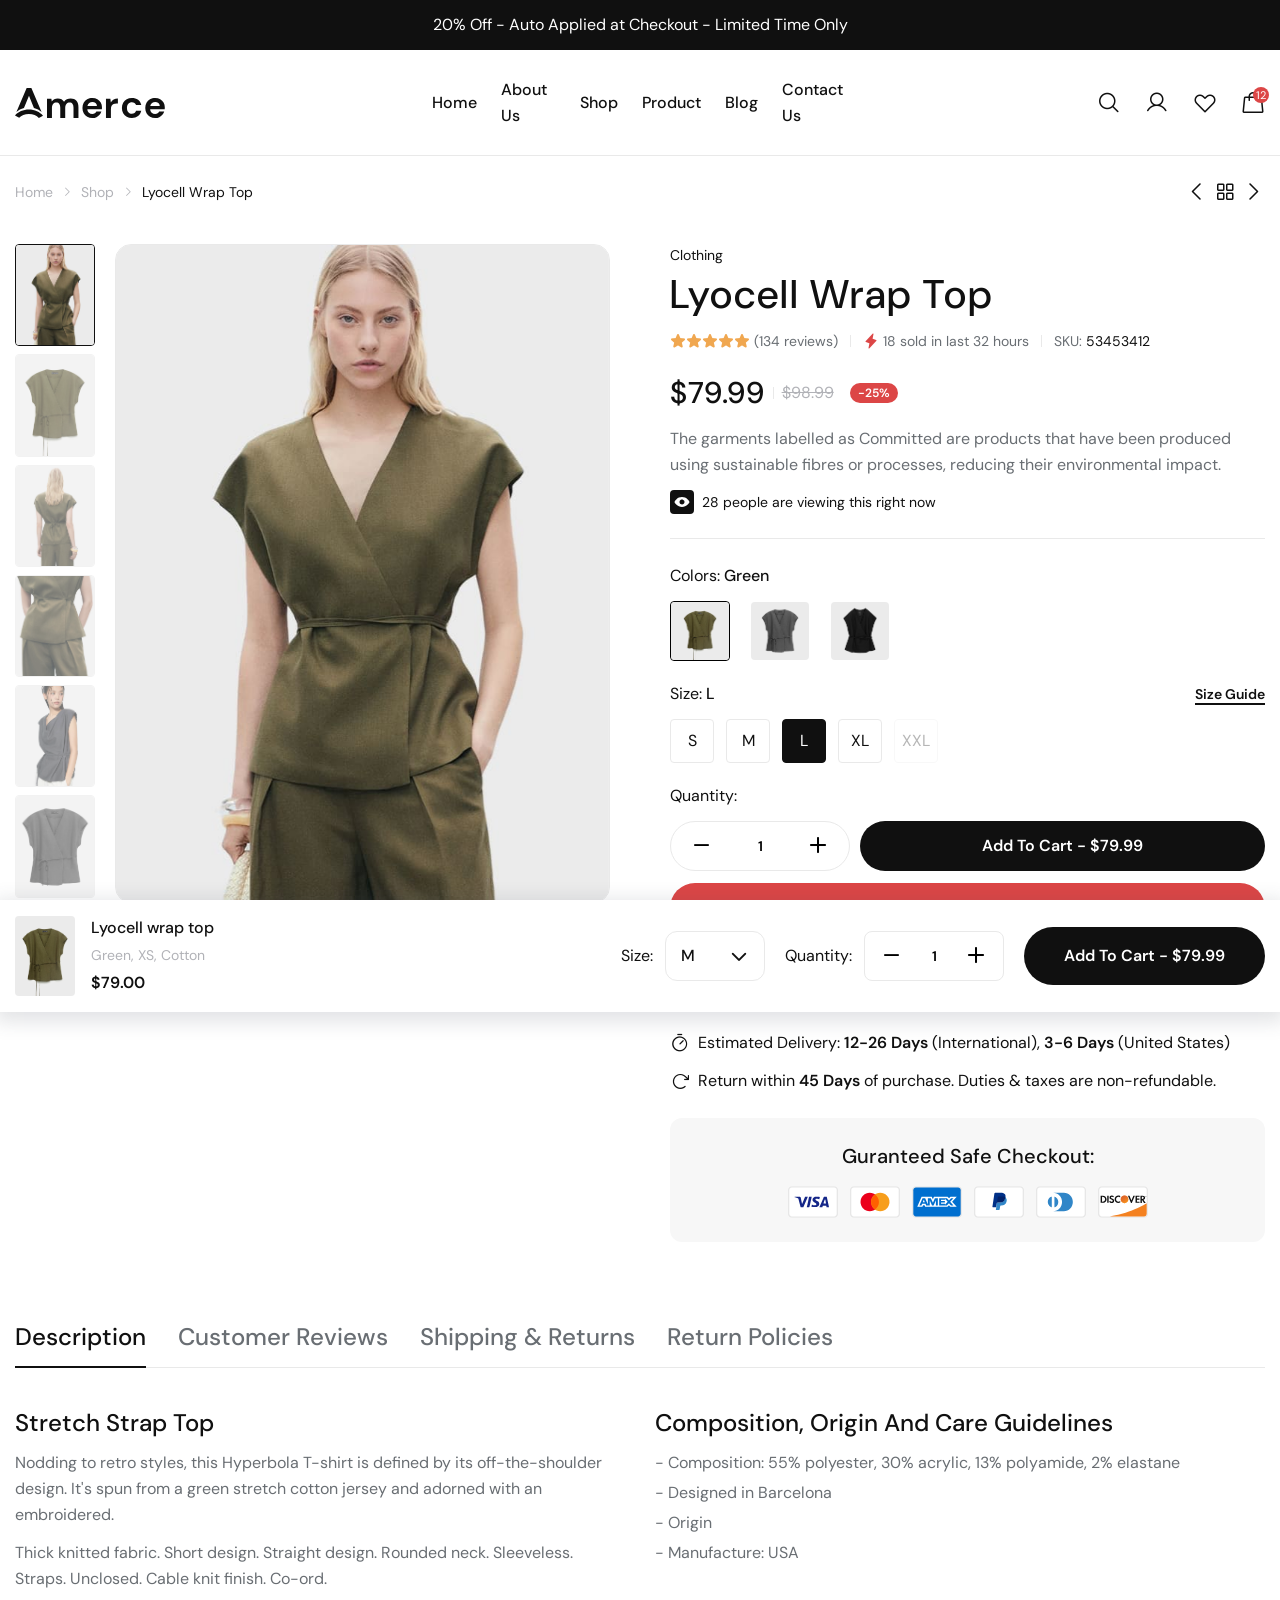
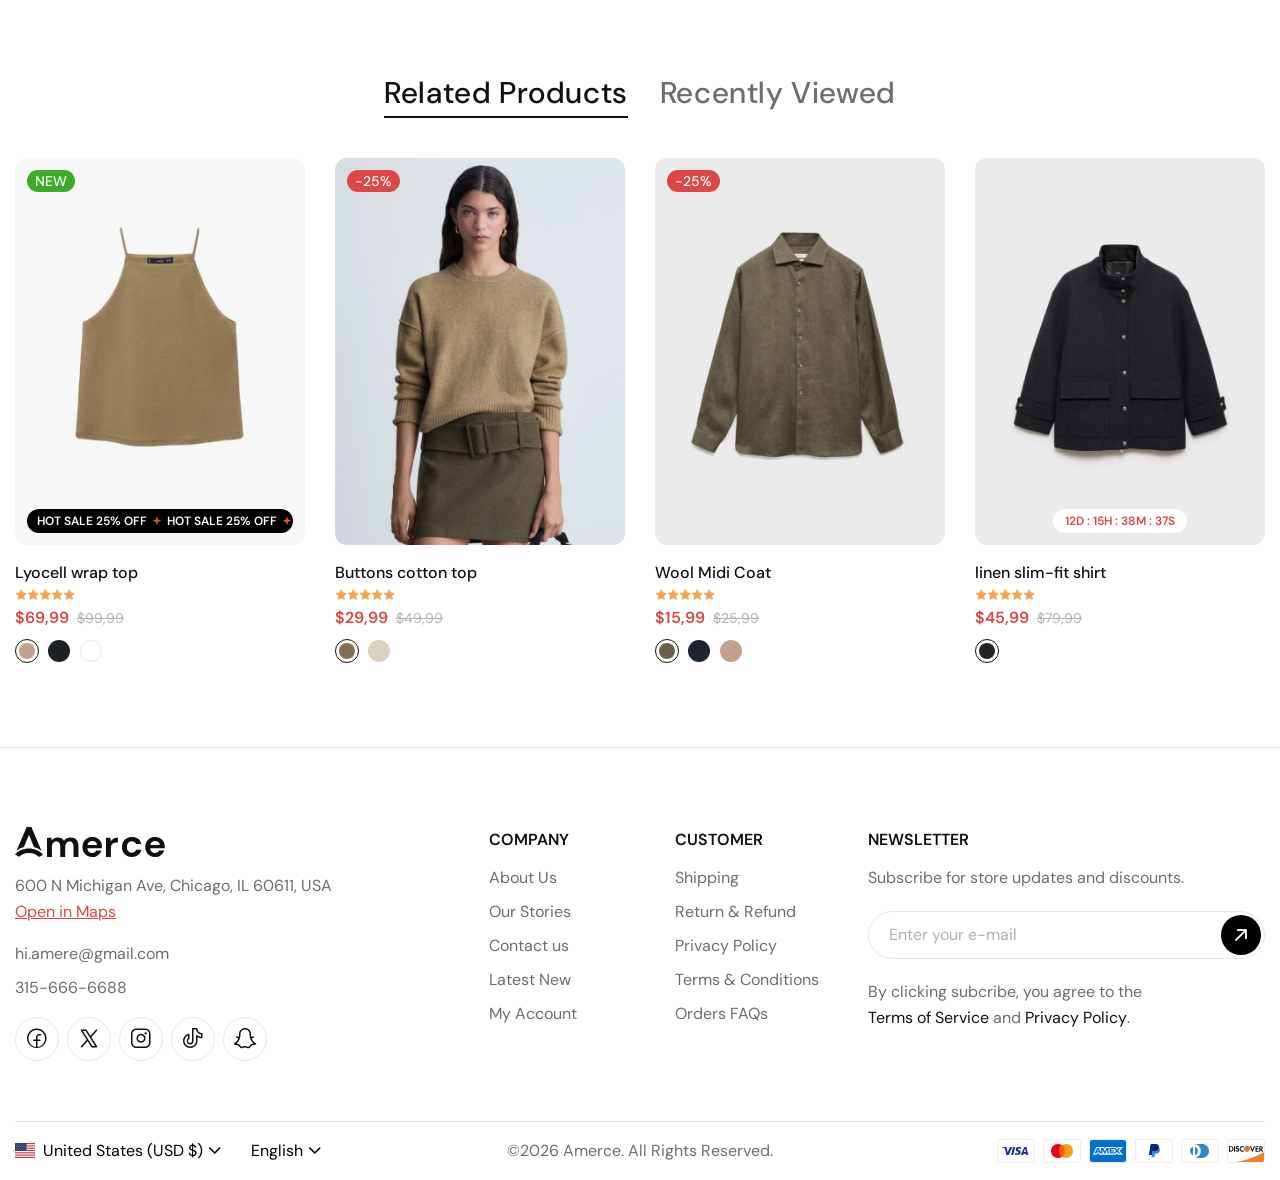
<file: product-detail.html>
<!DOCTYPE html>

<!--[if IE 8]><html class="ie" xmlns="http://www.w3.org/1999/xhtml" xml:lang="en-US" lang="en-US"> <![endif]-->
<!--[if (gte IE 9)|!(IE)]><!-->
<html xmlns="http://www.w3.org/1999/xhtml" xml:lang="en-US" lang="en-US">
<!--<![endif]-->



<!-- Added by HTTrack --><meta http-equiv="content-type" content="text/html;charset=utf-8" /><!-- /Added by HTTrack -->
<head>
    <meta charset="utf-8">
    <title>Amerce - Multipurpose eCommerce HTML </title>
    <meta name="author" content="themesflat.com">
    <meta name="viewport" content="width=device-width, initial-scale=1, maximum-scale=1">
    <meta name="description"
        content="Themesflat Amerce - A modern and elegant Multipurpose eCommerce HTML Template, perfect for online stores selling rings, necklaces, watches, and other accessories. SEO-optimized, fast-loading, and fully customizable.">

    <!-- font -->
    <link rel="stylesheet" href="assets/fonts/fonts.css">
    <link rel="stylesheet" href="assets/icon/icomoon/style.css">
    <!-- css -->
    <link rel="stylesheet" href="assets/css/bootstrap.min.css">
    <link rel="stylesheet" href="assets/css/swiper-bundle.min.css">
    <link rel="stylesheet" href="assets/css/animate.css">
    <link rel="stylesheet" href="assets/css/drift-basic.min.css">
    <link rel="stylesheet" href="assets/css/photoswipe.css">
    <link rel="stylesheet" type="text/css" href="assets/css/styles.css">

    <!-- Favicon and Touch Icons  -->
    <link rel="shortcut icon" href="assets/images/logo/favicon.svg">
    <link rel="apple-touch-icon-precomposed" href="assets/images/logo/favicon.svg">
</head>

<body>
    <!-- Scroll Top -->
    <!-- <button id="goTop">
        <span class="border-progress"></span>
        <span class="ic-wrap">
            <span class="icon icon-CaretTopThin"></span>
        </span>
    </button> -->
    <!-- /Scroll Top -->

    <!-- Preload -->
    <div class="preload preload-container" id="preload">
        <div class="preload-logo">
            <div class="spinner"></div>
        </div>
    </div>
    <!-- /Preload -->

    <main id="wrapper">

        <!-- Topbar -->
        <div class="tf-topbar bg-dark">
            <div class="container">
                <div class="text-center">
                    <div dir="ltr" class="swiper tf-swiper swiper-topbar" data-direction="vertical" data-auto="true"
                        data-loop="true" data-speed="1000">
                        <div class="swiper-wrapper">
                            <!-- slide 1 -->
                            <div class="swiper-slide">
                                <p class="text-white text-line-clamp-1">
                                    Midseason Sale: 20% Off - Auto Applied at
                                    Checkout - Limited Time Only
                                </p>
                            </div>
                            <!-- slide 2 -->
                            <div class="swiper-slide">
                                <p class="text-white text-line-clamp-1">
                                    20% Off - Auto Applied at Checkout - Limited Time Only
                                </p>
                            </div>
                        </div>
                    </div>
                </div>
            </div>
        </div>
        <!-- /Topbar -->
        <!-- Header -->
        <header class="tf-header">
            <div class="br-line fake-class bottom-0"></div>
            <div class="container-full">
                <div class="header-inner">
                    <div class="box-open-menu-mobile d-xl-none">
                        <a href="#mobileMenu" data-bs-toggle="offcanvas" class="btn-open-menu">
                            <i class="icon icon-List"></i>
                        </a>
                    </div>
                    <div class="header-left">
                        <a href="index.html" class="logo-site">
                            <img loading="lazy" width="150" height="30" src="assets/images/logo/logo.svg" alt="Image">
                        </a>
                    </div>
                    <div class="header-left d-none d-xl-block">
                        <nav class="box-navigation">
                            <ul class="box-nav-menu">
                                <li class="menu-item position-relative">
                                    <a href="index.html" class="item-link">
                                        <span class="text cus-text">
                                            Home
                                        </span>
                                        <!-- <i class="icon icon-CaretDown"></i> -->
                                    </a> 
                                </li>

                                <li class="menu-item position-relative">
                                    <a href="about.html" class="item-link">
                                        <span class="text cus-text">
                                            About Us
                                        </span>
                                        <!-- <i class="icon icon-CaretDown"></i> -->
                                    </a>

                                <li class="menu-item">
                                    <a href="shop-default.html" class="item-link">
                                        <span class="text cus-text">
                                            Shop
                                        </span>
                                        <!-- <i class="icon icon-CaretDown"></i> -->
                                    </a>
                                   
                                <li class="menu-item">
                                    <a href="product-detail.html" class="item-link">
                                        <span class="text cus-text">
                                            Product
                                        </span>
                                        <!-- <i class="icon icon-CaretDown"></i> -->
                                    </a>
                                    
                                <li class="menu-item position-relative">
                                    <a href="blog.html" class="item-link">
                                        <span class="text cus-text">
                                            Blog
                                        </span>
                                        <!-- <i class="icon icon-CaretDown"></i> -->
                                    </a>
                                    
                                </li>
                                                                
                                    <li class="menu-item">
                                    <a href="contact.html" class="item-link">
                                            <span class="text cus-text">
                                                    Contact Us
                                            </span>
                                        </a>
                                    </li>
                            </ul>
                        </nav>
                    </div>
                    <div class="header-right">
                        <ul class="nav-icon-list">
                            <li class="d-none d-sm-block">
                                <a href="#search" data-bs-toggle="modal" class="nav-icon-item link">
                                    <i class="icon icon-MagnifyingGlass"></i>
                                </a>
                            </li>
                            <li>
                                <a href="#sign" data-bs-toggle="modal" class="nav-icon-item link">
                                    <i class="icon icon-User"></i>
                                </a>
                            </li>
                            <li class="d-none d-sm-block">
                                <a href="wishlist.html" class="nav-icon-item link">
                                    <i class="icon icon-HeartStraight"></i>
                                </a>
                            </li>
                            <li>
                                <a href="#shoppingCart" data-bs-toggle="offcanvas" class="nav-icon-item link shop-cart">
                                    <i class="icon icon-Handbag"></i>
                                    <span class="count">
                                        12
                                    </span>
                                </a>
                            </li>
                        </ul>
                    </div>
                </div>
            </div>
        </header>
        <!-- /Header -->
        <!-- Page Tile Single -->
        <div class="section-page-title-single flat-spacing-3">
            <div class="container">
                <div class="main-page-title">
                    <div class="breadcrumbs">
                        <a href="index.html" class="text-caption-01 cl-text-3 link">Home</a>
                        <i class="icon icon-CaretRightThin cl-text-3"></i>
                        <a href="shop-default.html" class="text-caption-01 cl-text-3 link">Shop</a>
                        <i class="icon icon-CaretRightThin cl-text-3"></i>
                        <P class="text-caption-01">
                            Lyocell Wrap Top
                        </P>
                    </div>
                    <div class="nav-post-list">
                        <a href="product-detail.html" class="link nav-post-item nav-post-prev">
                            <i class="icon icon-CaretLeft"></i>
                        </a>
                        <a href="shop-default.html" class="link nav-all-post nav-post-link">
                            <i class="icon icon-SquaresFour"></i>
                        </a>
                        <a href="product-detail.html" class="link nav-post-item nav-post-next">
                            <i class="icon icon-CaretRightThin"></i>
                        </a>
                    </div>
                </div>
            </div>
        </div>
        <!-- /Page Tile Single -->
        <!-- Product Single -->
        <section class="section-product-single tf-main-product section-image-zoom">
            <div class="container">
                <div class="row">
                    <div class="col-md-6">
                        <div class="tf-product-media-wrap sticky-top">
                            <div class="product-thumbs-slider style-row row_left">
                                <div class="flat-wrap-media-product">
                                    <div dir="ltr" class="swiper tf-product-media-main" id="gallery-swiper-started"
                                        data-spacing="0">
                                        <div class="swiper-wrapper">
                                            <!-- item 1 -->
                                            <div class="swiper-slide" data-color="green" data-size="L">
                                                <a href="assets/images/product/single/detail-1.jpg" target="_blank"
                                                    class="item" data-pswp-width="576px" data-pswp-height="768px">
                                                    <img loading="lazy" width="576" height="768" class="tf-image-zoom"
                                                        data-zoom="assets/images/product/single/detail-1.jpg"
                                                        src="assets/images/product/single/detail-1.jpg"
                                                        alt="img-product">
                                                </a>
                                            </div>
                                            <!-- item 2 -->
                                            <div class="swiper-slide" data-color="green" data-size="S">
                                                <a href="assets/images/product/single/detail-1_2.jpg" target="_blank"
                                                    class="item" data-pswp-width="576px" data-pswp-height="768px">
                                                    <img loading="lazy" width="576" height="768" class="tf-image-zoom"
                                                        data-zoom="assets/images/product/single/detail-1_2.jpg"
                                                        src="assets/images/product/single/detail-1_2.jpg"
                                                        alt="img-product">
                                                </a>
                                            </div>
                                            <!-- item 3 -->
                                            <div class="swiper-slide" data-color="green" data-size="M">
                                                <a href="assets/images/product/single/detail-1_3.jpg" target="_blank"
                                                    class="item" data-pswp-width="576px" data-pswp-height="768px">
                                                    <img loading="lazy" width="576" height="768" class="tf-image-zoom"
                                                        data-zoom="assets/images/product/single/detail-1_3.jpg"
                                                        src="assets/images/product/single/detail-1_3.jpg"
                                                        alt="img-product">
                                                </a>
                                            </div>
                                            <!-- item 4 -->
                                            <div class="swiper-slide" data-color="green" data-size="XL">
                                                <a href="assets/images/product/single/detail-1_4.jpg" target="_blank"
                                                    class="item" data-pswp-width="576px" data-pswp-height="768px">
                                                    <img loading="lazy" width="576" height="768" class="tf-image-zoom"
                                                        data-zoom="assets/images/product/single/detail-1_4.jpg"
                                                        src="assets/images/product/single/detail-1_4.jpg"
                                                        alt="img-product">
                                                </a>
                                            </div>
                                            <!-- item 5 -->
                                            <div class="swiper-slide" data-color="gray" data-size="M">
                                                <a href="assets/images/product/single/detail-1_5.jpg" target="_blank"
                                                    class="item" data-pswp-width="576px" data-pswp-height="768px">
                                                    <img loading="lazy" width="576" height="768" class="tf-image-zoom"
                                                        data-zoom="assets/images/product/single/detail-1_5.jpg"
                                                        src="assets/images/product/single/detail-1_5.jpg"
                                                        alt="img-product">
                                                </a>
                                            </div>
                                            <!-- item 6 -->
                                            <div class="swiper-slide" data-color="gray" data-size="M">
                                                <a href="assets/images/product/single/detail-1_6.jpg" target="_blank"
                                                    class="item" data-pswp-width="576px" data-pswp-height="768px">
                                                    <img loading="lazy" width="576" height="768" class="tf-image-zoom"
                                                        data-zoom="assets/images/product/single/detail-1_6.jpg"
                                                        src="assets/images/product/single/detail-1_6.jpg"
                                                        alt="img-product">
                                                </a>
                                            </div>
                                            <!-- item 7 -->
                                            <div class="swiper-slide" data-color="black" data-size="L">
                                                <a href="assets/images/product/single/detail-1_7.jpg" target="_blank"
                                                    class="item" data-pswp-width="576px" data-pswp-height="768px">
                                                    <img loading="lazy" width="576" height="768" class="tf-image-zoom"
                                                        data-zoom="assets/images/product/single/detail-1_7.jpg"
                                                        src="assets/images/product/single/detail-1_7.jpg"
                                                        alt="img-product">
                                                </a>
                                            </div>
                                            <!-- item 8 -->
                                            <div class="swiper-slide" data-color="black" data-size="L">
                                                <a href="assets/images/product/single/detail-1_8.jpg" target="_blank"
                                                    class="item" data-pswp-width="576px" data-pswp-height="768px">
                                                    <img loading="lazy" width="576" height="768" class="tf-image-zoom"
                                                        data-zoom="assets/images/product/single/detail-1_8.jpg"
                                                        src="assets/images/product/single/detail-1_8.jpg"
                                                        alt="img-product">
                                                </a>
                                            </div>
                                        </div>
                                    </div>
                                </div>
                                <div dir="ltr" class="swiper tf-product-media-thumbs other-image-zoom"
                                    data-direction="vertical" data-preview="7">
                                    <div class="swiper-wrapper stagger-wrap">
                                        <!-- item 1 -->
                                        <div class="swiper-slide stagger-item">
                                            <div class="item">
                                                <img loading="lazy" width="82" height="110"
                                                    src="assets/images/product/single/detail-1.jpg" alt="Image">
                                            </div>
                                        </div>
                                        <!-- item 2 -->
                                        <div class="swiper-slide stagger-item">
                                            <div class="item">
                                                <img loading="lazy" width="82" height="110"
                                                    src="assets/images/product/single/detail-1_2.jpg" alt="Image">
                                            </div>
                                        </div>
                                        <!-- item 3 -->
                                        <div class="swiper-slide stagger-item">
                                            <div class="item">
                                                <img loading="lazy" width="82" height="110"
                                                    src="assets/images/product/single/detail-1_3.jpg" alt="Image">
                                            </div>
                                        </div>
                                        <!-- item 4 -->
                                        <div class="swiper-slide stagger-item">
                                            <div class="item">
                                                <img loading="lazy" width="82" height="110"
                                                    src="assets/images/product/single/detail-1_4.jpg" alt="Image">
                                            </div>
                                        </div>
                                        <!-- item 5 -->
                                        <div class="swiper-slide stagger-item">
                                            <div class="item">
                                                <img loading="lazy" width="82" height="110"
                                                    src="assets/images/product/single/detail-1_5.jpg" alt="Image">
                                            </div>
                                        </div>
                                        <!-- item 6 -->
                                        <div class="swiper-slide stagger-item">
                                            <div class="item">
                                                <img loading="lazy" width="82" height="110"
                                                    src="assets/images/product/single/detail-1_6.jpg" alt="Image">
                                            </div>
                                        </div>
                                        <!-- item 7 -->
                                        <div class="swiper-slide stagger-item">
                                            <div class="item">
                                                <img loading="lazy" width="82" height="110"
                                                    src="assets/images/product/single/detail-1_7.jpg" alt="Image">
                                            </div>
                                        </div>
                                        <!-- item 8 -->
                                        <div class="swiper-slide stagger-item">
                                            <div class="item">
                                                <img loading="lazy" width="82" height="110"
                                                    src="assets/images/product/single/detail-1_8.jpg" alt="Image">
                                            </div>
                                        </div>
                                    </div>
                                </div>
                            </div>
                        </div>
                    </div>
                    <div class="col-md-6">
                        <div class="tf-product-info-wrap position-relative mt-md-0">
                            <div class="tf-zoom-main sticky-top"></div>
                            <div class="tf-product-info-list other-image-zoom">
                                <div class="tf-product-info-heading">
                                    <p class="product-infor-cate text-caption-01 mb-4">
                                        Clothing
                                    </p>
                                    <h3 class="product-infor-name mb-12">
                                        Lyocell Wrap Top
                                    </h3>
                                    <div class="product-infor-meta mb-20">
                                        <div class="meta_rate">
                                            <div class="star-wrap normal d-flex align-items-center">
                                                <i class="icon icon-Star"></i>
                                                <i class="icon icon-Star"></i>
                                                <i class="icon icon-Star"></i>
                                                <i class="icon icon-Star"></i>
                                                <i class="icon icon-Star"></i>
                                            </div>
                                            <span class="text-caption-01 cl-text-2">
                                                (134 reviews)
                                            </span>
                                        </div>
                                        <div class="br-line type-vertical"></div>
                                        <div class="meta_sold">
                                            <i class="icon icon-Lightning text-primary"></i>
                                            <span class="text-caption-01 cl-text-2">18 sold in last 32 hours</span>
                                        </div>
                                        <div class="br-line type-vertical"></div>
                                        <div class="meta_prd_code text-caption-01">
                                            <span class="cl-text-2">SKU:</span>
                                            <span>53453412</span>
                                        </div>
                                    </div>
                                    <div class="product-infor-price mb-12">
                                        <h4 class="price-on-sale">$79.99</h4>
                                        <div class="br-line type-vertical"></div>
                                        <p class="cl-text-3 text-decoration-line-through">$98.99</p>
                                        <span class="badge-sale text-white fw-semibold text-caption-02">
                                            -25%
                                        </span>
                                    </div>
                                    <p class="product-infor-desc cl-text-2 mb-12">
                                        The garments labelled as Committed are products that have been produced using
                                        sustainable fibres or processes, reducing their environmental impact.
                                    </p>
                                    <div class="product-infor-reality lh-24">
                                        <div class="ic d-flex">
                                            <svg width="24" height="24" viewBox="0 0 24 24" fill="none"
                                                xmlns="http://www.w3.org/2000/svg">
                                                <rect width="24" height="24" rx="4" fill="#101010" />
                                                <path
                                                    d="M19.4569 11.7975C19.435 11.7481 18.9056 10.5738 17.7287 9.39687C16.1606 7.82875 14.18 7 12 7C9.81999 7 7.83937 7.82875 6.27124 9.39687C5.09437 10.5738 4.56249 11.75 4.54312 11.7975C4.51469 11.8614 4.5 11.9306 4.5 12.0006C4.5 12.0706 4.51469 12.1398 4.54312 12.2037C4.56499 12.2531 5.09437 13.4269 6.27124 14.6038C7.83937 16.1713 9.81999 17 12 17C14.18 17 16.1606 16.1713 17.7287 14.6038C18.9056 13.4269 19.435 12.2531 19.4569 12.2037C19.4853 12.1398 19.5 12.0706 19.5 12.0006C19.5 11.9306 19.4853 11.8614 19.4569 11.7975ZM12 14.5C11.5055 14.5 11.0222 14.3534 10.6111 14.0787C10.1999 13.804 9.87951 13.4135 9.69029 12.9567C9.50107 12.4999 9.45157 11.9972 9.54803 11.5123C9.64449 11.0273 9.88259 10.5819 10.2322 10.2322C10.5819 9.8826 11.0273 9.6445 11.5123 9.54804C11.9972 9.45157 12.4999 9.50108 12.9567 9.6903C13.4135 9.87952 13.804 10.2 14.0787 10.6111C14.3534 11.0222 14.5 11.5055 14.5 12C14.5 12.663 14.2366 13.2989 13.7678 13.7678C13.2989 14.2366 12.663 14.5 12 14.5Z"
                                                    fill="white" />
                                            </svg>
                                        </div>
                                        <span class="text-caption-01">
                                            28 people are viewing this right now
                                        </span>
                                    </div>
                                </div>
                                <div class="br-line"></div>
                                <div class="tf-product-variant">
                                    <div class="variant-picker-item variant-color">
                                        <div class="variant-picker-label">
                                            <div>
                                                Colors:
                                                <span
                                                    class="variant-picker-label-value value-currentColor text-capitalize fw-medium">Gray</span>
                                            </div>
                                        </div>
                                        <div class="variant-picker-values">
                                            <div class="hover-tooltip tooltip-bot color-btn style-image active"
                                                data-color="green">
                                                <div class="img">
                                                    <img loading="lazy" width="60" height="60"
                                                        src="assets/images/product/single/img_square/detail-1_.jpg"
                                                        data-src="assets/images/product/single/img_square/detail-1_.jpg"
                                                        alt="img">
                                                </div>
                                                <span class="tooltip">Green</span>
                                            </div>
                                            <div class="hover-tooltip tooltip-bot color-btn style-image"
                                                data-color="gray">
                                                <div class="img">
                                                    <img loading="lazy" width="60" height="60"
                                                        src="assets/images/product/single/img_square/detail-1_-2.jpg"
                                                        data-src="assets/images/product/single/img_square/detail-1_-2.jpg"
                                                        alt="img">
                                                </div>
                                                <span class="tooltip">Gray</span>
                                            </div>
                                            <div class="hover-tooltip tooltip-bot color-btn style-image"
                                                data-color="black">
                                                <div class="img">
                                                    <img loading="lazy" width="60" height="60"
                                                        src="assets/images/product/single/img_square/detail-1_-3.jpg"
                                                        data-src="assets/images/product/single/img_square/detail-1_-3.jpg"
                                                        alt="img">
                                                </div>
                                                <span class="tooltip">Black</span>
                                            </div>
                                        </div>
                                    </div>
                                    <div class="variant-picker-item variant-size">
                                        <div class="variant-picker-label">
                                            <div>
                                                Size:
                                                <span
                                                    class="variant-picker-label-value value-currentSize text-capitalize fw-medium">M</span>
                                            </div>
                                            <a href="#findSize" data-bs-toggle="modal"
                                                class="tf-btn-line-2 style-primary text-caption-01 fw-semibold">
                                                Size Guide
                                            </a>
                                        </div>
                                        <div class="variant-picker-values">
                                            <span class="size-btn" data-size="S" data-price="39.99">S</span>
                                            <span class="size-btn active" data-size="M" data-price="59.99">M</span>
                                            <span class="size-btn" data-size="L" data-price="79.99">L</span>
                                            <span class="size-btn" data-size="XL" data-price="89.99">XL</span>
                                            <span class="size-btn disabled" data-size="XX" data-price="99.99">XXL</span>
                                        </div>
                                    </div>
                                    <div class="tf-product-total-quantity">
                                        <p class="">
                                            Quantity:
                                        </p>
                                        <div class="group-action">
                                            <div class="wg-quantity">
                                                <button class="btn-quantity btn-decrease">
                                                    <i class="icon icon-minus"></i>
                                                </button>
                                                <input class="quantity-product" type="text" name="number" value="1">
                                                <button class="btn-quantity btn-increase">
                                                    <i class="icon icon-plus"></i>
                                                </button>
                                            </div>
                                            <a href="#shoppingCart" data-bs-toggle="offcanvas"
                                                class="btn-action-price tf-btn type-xl animate-btn w-100">
                                                Add To Cart
                                                <span
                                                    class="d-none d-sm-block d-md-none d-lg-block">&nbsp;-&nbsp;</span>
                                                <span
                                                    class="price-add d-none d-sm-block d-md-none d-lg-block">$79.99</span>
                                            </a>
                                        </div>
                                        <a href="checkout.html" class="tf-btn type-xl btn-primary animate-btn w-100">
                                            Buy It Now
                                        </a>
                                    </div>
                                </div>
                                <div class="tf-product-extra-link">
                                    <a href="#compare" data-bs-toggle="offcanvas" class="product-extra-icon link">
                                        <i class="icon icon-ArrowsLeftRight"></i>
                                        Compare
                                    </a>
                                    <a href="#ask" data-bs-toggle="modal" class="product-extra-icon link">
                                        <i class="icon icon-Question"></i>
                                        Ask A Question
                                    </a>
                                    <a href="#findSize" data-bs-toggle="modal" class="product-extra-icon link">
                                        <i class="icon icon-Ruler"></i>
                                        Size Guide
                                    </a>
                                    <a href="#share" data-bs-toggle="modal" class="product-extra-icon link">
                                        <i class="icon icon-ShareNetwork"></i>
                                        Share
                                    </a>
                                </div>
                                <div class="br-line"></div>
                                <div class="tf-product-delivery-return">
                                    <div class="product-delivery">
                                        <i class="icon icon-Timer"></i>
                                        <p>
                                            Estimated Delivery:
                                            <span class="fw-semibold">
                                                12-26 Days
                                            </span>
                                            (International),
                                            <span class="fw-semibold">
                                                3-6 Days
                                            </span>
                                            (United States)
                                        </p>
                                    </div>
                                    <div class="product-delivery return">
                                        <i class="icon icon-ArrowClockwise"></i>
                                        <p>
                                            Return within
                                            <span class="fw-semibold">
                                                45 Days
                                            </span>
                                            of purchase. Duties & taxes are non-refundable.
                                        </p>
                                    </div>
                                </div>
                                <div class="tf-product-trust-seal">
                                    <p class="h6 text-seal">Guranteed Safe Checkout:</p>
                                    <ul class="list-card">
                                        <li class="card-item">
                                            <img width="50" height="32" src="assets/images/payment/visa.svg" alt="card">
                                        </li>
                                        <li class="card-item">
                                            <img width="50" height="32" src="assets/images/payment/master-card.svg"
                                                alt="card">
                                        </li>
                                        <li class="card-item">
                                            <img width="50" height="32" src="assets/images/payment/amex.svg" alt="card">
                                        </li>
                                        <li class="card-item">
                                            <img width="50" height="32" src="assets/images/payment/paypal.svg"
                                                alt="card">
                                        </li>
                                        <li class="card-item">
                                            <img width="50" height="32" src="assets/images/payment/water.svg"
                                                alt="card">
                                        </li>
                                        <li class="card-item">
                                            <img width="50" height="32" src="assets/images/payment/discover.svg"
                                                alt="card">
                                        </li>
                                    </ul>
                                </div>
                            </div>
                        </div>
                    </div>
                </div>
            </div>
        </section>
        <div class="tf-sticky-btn-atc">
            <div class="container">
                <div class="tf-height-observer w-100 d-flex align-items-center">
                    <div class="tf-sticky-atc-product d-flex align-items-center">
                        <div class="atc-product-side">
                            <div class="prd_img">
                                <img loading="lazy" width="60" height="80"
                                    src="assets/images/product/single/detail-1_2.jpg" alt="Image">
                            </div>
                            <div class="prd_info d-none d-lg-grid">
                                <p class="name__prd fw-medium lh-24">Lyocell wrap top</p>
                                <p class="distribute__prd text-caption-01 cl-text-3">Green, XS, Cotton</p>
                                <p class="price__prd fw-semibold">$79.00</p>
                            </div>
                        </div>
                    </div>
                    <div class="tf-sticky-atc-infos">
                        <form class="">
                            <div class="tf-sticky-atc-variant-price">
                                <p class="title">Size:</p>
                                <div class="tf-select style-2">
                                    <select>
                                        <option selected="selected">M</option>
                                        <option>S</option>
                                        <option>L</option>
                                        <option>XL</option>
                                    </select>
                                </div>
                            </div>
                            <div class="tf-product-info-quantity">
                                <p class="title">Quantity:</p>
                                <div class="wg-quantity style-2">
                                    <button class="btn-quantity minus-btn">
                                        <i class="icon icon-minus"></i>
                                    </button>
                                    <input class="quantity-product" type="text" name="number" value="1">
                                    <button class="btn-quantity plus-btn">
                                        <i class="icon icon-plus"></i>
                                    </button>
                                </div>
                            </div>
                            <a href="#shoppingCart" data-bs-toggle="offcanvas"
                                class="tf-btn animate-btn btn-add-to-cart">
                                Add To Cart - $79.99
                            </a>
                        </form>
                    </div>
                </div>
            </div>
        </div>
        <!-- /Product Single -->
        <!-- Product Description -->
        <section class="section-product-description flat-spacing flat-animate-tab">
            <div class="container">
                <ul class="tab-btn-wrap-v1" role="tablist">
                    <li class="nav-tab-item" role="presentation">
                        <a href="#description" data-bs-toggle="tab" class="tf-btn-tab active" role="tab">
                            <span class="h5 fw-medium">Description</span>
                        </a>
                    </li>
                    <li class="nav-tab-item" role="presentation">
                        <a href="#customer-reviews" data-bs-toggle="tab" class="tf-btn-tab" role="tab">
                            <span class="h5 fw-medium">Customer Reviews</span>
                        </a>
                    </li>
                    <li class="nav-tab-item" role="presentation">
                        <a href="#shipping-returns" data-bs-toggle="tab" class="tf-btn-tab" role="tab">
                            <span class="h5 fw-medium">Shipping & Returns</span>
                        </a>
                    </li>
                    <li class="nav-tab-item" role="presentation">
                        <a href="#return-policies" data-bs-toggle="tab" class="tf-btn-tab" role="tab">
                            <span class="h5 fw-medium">Return Policies</span>
                        </a>
                    </li>
                </ul>
                <div class="tab-content">
                    <div class="tab-pane active show" id="description" role="tabpanel">
                        <div class="tab-content_desc tf-grid-layout md-col-2">
                            <div class="box-desc">
                                <h5 class="desc_title">Stretch Strap Top</h5>
                                <div class="desc_info">
                                    <p class="cl-text-2">
                                        Nodding to retro styles, this Hyperbola T-shirt is defined by its
                                        off-the-shoulder design. It's spun from a green stretch cotton jersey and
                                        adorned with an embroidered.
                                    </p>
                                    <p class="cl-text-2">
                                        Thick knitted fabric. Short design. Straight design. Rounded neck.
                                        Sleeveless.
                                        Straps. Unclosed. Cable knit finish. Co-ord.
                                    </p>
                                </div>
                            </div>
                            <div class="box-desc">
                                <h5 class="desc_title">Composition, Origin And Care Guidelines</h5>
                                <ul class="list">
                                    <li class="cl-text-2">- Composition: 55% polyester, 30% acrylic, 13% polyamide,
                                        2% elastane</li>
                                    <li class="cl-text-2">- Designed in Barcelona</li>
                                    <li class="cl-text-2">- Origin</li>
                                    <li class="cl-text-2">- Manufacture: USA</li>
                                </ul>
                            </div>
                        </div>
                    </div>
                    <div class="tab-pane" id="customer-reviews" role="tabpanel">
                        <div class="product-desc_review write-cancel-review-wrap">
                            <div class="box-rating mb-0">
                                <div class="rating-ratio">
                                    <p class="text-display fw-medium">
                                        4.8
                                    </p>
                                    <div class="star-wrap normal d-flex align-items-center">
                                        <i class="icon icon-Star fs-24"></i>
                                        <i class="icon icon-Star fs-24"></i>
                                        <i class="icon icon-Star fs-24"></i>
                                        <i class="icon icon-Star fs-24"></i>
                                        <i class="icon icon-Star fs-24"></i>
                                    </div>
                                    <p class="rate-number">
                                        (1,968 Ratings)
                                    </p>
                                </div>
                                <div class="rating-progress-list">
                                    <div class="rate-progress-star fw-medium">
                                        <span class="number-star">5</span>
                                        <i class="icon icon-Star fs-20 cl-text-yellow"></i>
                                        <div class="progress" role="progressbar" aria-label="Basic example"
                                            aria-valuenow="0" aria-valuemin="0" aria-valuemax="100">
                                            <div class="progress-bar" style="width: 60%;"></div>
                                        </div>
                                        <span class="number-percent">60%</span>
                                    </div>
                                    <div class="rate-progress-star fw-medium">
                                        <span class="number-star">4</span>
                                        <i class="icon icon-Star fs-20 cl-text-yellow"></i>
                                        <div class="progress" role="progressbar" aria-label="Basic example"
                                            aria-valuenow="0" aria-valuemin="0" aria-valuemax="100">
                                            <div class="progress-bar" style="width: 20%;"></div>
                                        </div>
                                        <span class="number-percent">20%</span>
                                    </div>
                                    <div class="rate-progress-star fw-medium">
                                        <span class="number-star">3</span>
                                        <i class="icon icon-Star fs-20 cl-text-yellow"></i>
                                        <div class="progress" role="progressbar" aria-label="Basic example"
                                            aria-valuenow="0" aria-valuemin="0" aria-valuemax="100">
                                            <div class="progress-bar" style="width: 10%;"></div>
                                        </div>
                                        <span class="number-percent">10%</span>
                                    </div>
                                    <div class="rate-progress-star fw-medium">
                                        <span class="number-star">2</span>
                                        <i class="icon icon-Star fs-20 cl-text-yellow"></i>
                                        <div class="progress" role="progressbar" aria-label="Basic example"
                                            aria-valuenow="0" aria-valuemin="0" aria-valuemax="100">
                                            <div class="progress-bar" style="width: 7%;"></div>
                                        </div>
                                        <span class="number-percent">7%</span>
                                    </div>
                                    <div class="rate-progress-star fw-medium">
                                        <span class="number-star">1</span>
                                        <i class="icon icon-Star fs-20 cl-text-yellow"></i>
                                        <div class="progress" role="progressbar" aria-label="Basic example"
                                            aria-valuenow="0" aria-valuemin="0" aria-valuemax="100">
                                            <div class="progress-bar" style="width: 3%;"></div>
                                        </div>
                                        <span class="number-percent">3%</span>
                                    </div>
                                </div>
                                <div>
                                    <button type="button"
                                        class="action btn-comment-review btn-cancel-review tf-btn animate-btn">
                                        Cancel Review
                                    </button>
                                    <button type="button"
                                        class="action btn-comment-review btn-write-review tf-btn animate-btn">
                                        Write a review
                                    </button>
                                </div>
                            </div>
                            <div class="box-comment cancel-review-wrap">
                                <div class="head">
                                    <h4>03 Comments</h4>
                                    <div class="sort-by">
                                        <span class="text-caption-01">Sort by:</span>
                                        <div class="select-wrap select-sort-comment">
                                            <select class="select-2">
                                                <option value="1" selected="">Most Recent</option>
                                                <option value="2">Last Week</option>
                                                <option value="3">Today</option>
                                            </select>
                                            <i class="icon icon-CaretDown"></i>
                                        </div>
                                    </div>
                                </div>
                                <div class="wg-comment">
                                    <div class="comment-list">
                                        <div class="box-comment">
                                            <div class="comment_info">
                                                <div class="info_image">
                                                    <img loading="lazy" width="60" height="60"
                                                        src="assets/images/avatar/avatar-2.jpg" alt="Image">
                                                </div>
                                                <div class="info_author">
                                                    <p class="h6 author__name">
                                                        Top-tier cookware designed for performance
                                                    </p>
                                                    <p class="author_date text-caption-01 cl-text-3">
                                                        1 days ago
                                                    </p>
                                                </div>
                                            </div>
                                            <p class="comment_text text-body-1">
                                                The set arrived quickly, and I was impressed with how sturdy and sleek
                                                the pieces feel. The non-stick ceramic surface is excellent, and it’s
                                                easy to clean.
                                            </p>
                                            <div class="comment_reply">
                                                <div class="comment_info">
                                                    <div class="info_image">
                                                        <img loading="lazy" width="60" height="60"
                                                            src="assets/images/avatar/avatar-1.jpg" alt="Image">
                                                    </div>
                                                    <div class="info_author">
                                                        <p class="h6 author__name">
                                                            Reply from Amerce
                                                        </p>
                                                        <p class="author_date text-caption-01 cl-text-3">
                                                            1 days ago
                                                        </p>
                                                    </div>
                                                </div>
                                                <p class="comment_text text-body-1">
                                                    I bought this set as a gift. The craftsmanship is top-notch, and
                                                    customer service was super helpful with my inquiries.
                                                </p>
                                            </div>
                                        </div>
                                        <div class="box-comment">
                                            <div class="comment_info">
                                                <div class="info_image">
                                                    <img loading="lazy" width="60" height="60"
                                                        src="assets/images/avatar/avatar-3.jpg" alt="Image">
                                                </div>
                                                <div class="info_author">
                                                    <p class="h6 author__name">
                                                        Top-tier cookware designed for performance
                                                    </p>
                                                    <p class="author_date text-caption-01 cl-text-3">
                                                        1 days ago
                                                    </p>
                                                </div>
                                            </div>
                                            <p class="comment_text text-body-1">
                                                Great experience overall! Easy checkout process, fast shipping, and the
                                                cookware was just as described.
                                            </p>
                                        </div>
                                    </div>
                                </div>
                            </div>
                            <div class="box-write-comment write-review-wrap">
                                <div class="head">
                                    <h5>Write a review:</h5>
                                    <div class="star-wrap rate-click d-flex align-items-center">
                                        <i class="icon icon-Star"></i>
                                        <i class="icon icon-Star"></i>
                                        <i class="icon icon-Star"></i>
                                        <i class="icon icon-Star"></i>
                                        <i class="icon icon-Star"></i>
                                    </div>
                                </div>
                                <form class="form-rating">
                                    <div class="form-content mb-24">
                                        <div class="tf-grid-layout md-col-2">
                                            <div class="tf-grid-layout">
                                                <fieldset class="tf-field">
                                                    <label for="review" class="tf-lable fw-medium">Review Title</label>
                                                    <input type="text" id="review"
                                                        placeholder="Give your review a title" required="">
                                                </fieldset>
                                                <fieldset class="tf-field">
                                                    <label for="email" class="tf-lable fw-medium">Your Email <span
                                                            class="text-primary">*</span></label>
                                                    <input type="email" id="email" placeholder="Your email (private)"
                                                        required="">
                                                </fieldset>
                                                <fieldset class="tf-field">
                                                    <label for="name" class="tf-lable fw-medium">Your Name <span
                                                            class="text-primary">*</span></label>
                                                    <input type="text" id="name" placeholder="You Name (Public)"
                                                        required="">
                                                </fieldset>
                                            </div>
                                            <fieldset class="tf-field d-flex flex-column">
                                                <label for="name" class="tf-lable fw-medium">Review</label>
                                                <textarea name="message" id="message"
                                                    placeholder="Write your comment here" class="h-md-100"></textarea>
                                            </fieldset>
                                        </div>
                                        <div class="checkbox-wrap">
                                            <input class="tf-check" type="checkbox" id="save">
                                            <label for="save" class="cl-text-2">
                                                Save my name, email, and website in this browser for the next time I
                                                comment.
                                            </label>
                                        </div>
                                    </div>
                                    <button type="submit" class="tf-btn animate-btn">
                                        Submit Review
                                    </button>
                                </form>
                            </div>
                        </div>
                    </div>
                    <div class="tab-pane" id="shipping-returns" role="tabpanel">
                        <div class="tab-content_desc desc-2 tf-grid-layout sm-col-2 xl-col-4">
                            <div class="box-desc">
                                <h5 class="desc_title">We've got your back</h5>
                                <div class="desc_info">
                                    <p class="cl-text-2">
                                        Free returns within 14 days (excludes final sale and made-to-order items,
                                        face masks and certain products containing hazardous or flammable materials,
                                        such as fragrances and aerosols)
                                    </p>
                                </div>
                            </div>
                            <div class="box-desc">
                                <h5 class="desc_title">Import duties information</h5>
                                <div class="desc_info">
                                    <p class="cl-text-2">
                                        Delivery duties are included in the item price when shipping to all EU
                                        countries (excluding the Canary Islands), plus The United Kingdom, USA,
                                        Canada, China Mainland, Australia, New Zealand.
                                    </p>
                                </div>
                            </div>
                            <div class="box-desc">
                                <h5 class="desc_title">Estimated delivery</h5>
                                <ul class="list">
                                    <li class="cl-text-2">- Express: May 10 - May 17</li>
                                    <li class="cl-text-2">- Sending from USA</li>
                                </ul>
                            </div>
                            <div class="box-desc">
                                <h5 class="desc_title">More information?</h5>
                                <ul class="list">
                                    <li class="cl-text-2">- Orders & delivery</li>
                                    <li class="cl-text-2">- Duties & taxes</li>
                                </ul>
                            </div>
                        </div>
                    </div>
                    <div class="tab-pane" id="return-policies" role="tabpanel">
                        <div class="tab-content_desc desc-3 d-grid">
                            <div class="box-desc">
                                <h5 class="desc_title">Return Policies</h5>
                                <p class="desc_info cl-text-2">
                                    At Amerce, we stand behind the quality of our products. If you're not completely
                                    satisfied with your purchase, we offer hassle-free returns within 30 days of
                                    delivery.
                                </p>
                            </div>
                            <div class="box-desc">
                                <h5 class="desc_title">Return Policies</h5>
                                <ul class="list">
                                    <li class="cl-text-2">- Exchange your item for a different size, color, or style, or
                                        receive a full refund.</li>
                                    <li class="cl-text-2">- All returned items must be unworn, in their original
                                        packaging, and with tags attached.</li>
                                </ul>
                            </div>
                            <div class="box-desc">
                                <h5 class="desc_title">Return Policies</h5>
                                <ul class="list">
                                    <li class="cl-text-2">
                                        - Initiate your return online or contact our customer service team for
                                        assistance.
                                    </li>
                                    <li class="cl-text-2">
                                        - Pack your item securely and include the original packing slip.
                                    </li>
                                    <li class="cl-text-2">
                                        - Ship your return back to us using our prepaid shipping label.
                                    </li>
                                    <li class="cl-text-2">
                                        - Once received, your refund will be processed promptly.
                                    </li>
                                </ul>
                            </div>
                        </div>
                    </div>
                </div>
            </div>
        </section>
        <!-- /Product Description -->
        <!-- Relate Product -->
        <div class="flat-spacing flat-animate-tab pt-0">
            <div class="container">
                <ul class="tab-btn-wrap-v1 style-2 justify-content-sm-center" role="tablist">
                    <li class="nav-tab-item" role="presentation">
                        <a href="#related" data-bs-toggle="tab" class="tf-btn-tab active" role="tab">
                            <span class="h4 fw-medium">Related Products</span>
                        </a>
                    </li>
                    <li class="nav-tab-item" role="presentation">
                        <a href="#recently" data-bs-toggle="tab" class="tf-btn-tab" role="tab">
                            <span class="h4 fw-medium">Recently Viewed</span>
                        </a>
                    </li>
                </ul>
                <div class="tab-content">
                    <div class="tab-pane active show" id="related" role="tabpanel">
                        <div dir="ltr" class="swiper tf-swiper wrap-sw-over" data-preview="4" data-tablet="3"
                            data-mobile-sm="2" data-mobile="2" data-space-lg="30" data-space-md="20" data-space="10"
                            data-pagination="2" data-pagination-sm="2" data-pagination-md="3" data-pagination-lg="4">
                            <div class="swiper-wrapper">
                                <!-- slide 1 -->
                                <div class="swiper-slide">
                                    <div class="card-product">
                                        <div class="card-product_wrapper">
                                            <a href="product-detail.html" class="product-img">
                                                <img class="img-product" loading="lazy" width="330" height="440"
                                                    src="assets/images/product/product-1.jpg" alt="Product">
                                                <img class="img-hover" loading="lazy" width="330" height="440"
                                                    src="assets/images/product/product-1_2.jpg" alt="Product">
                                            </a>
                                            <ul class="product-action_list">
                                                <li class="wishlist">
                                                    <a href="#;" class="hover-tooltip tooltip-left box-icon">
                                                        <span class="icon icon-heart"></span>
                                                        <span class="tooltip">Add to Wishlist</span>
                                                    </a>
                                                </li>
                                                <li class="compare">
                                                    <a href="#compare" data-bs-toggle="offcanvas"
                                                        class="hover-tooltip tooltip-left box-icon">
                                                        <span class="icon icon-ArrowsLeftRight"></span>
                                                        <span class="tooltip">Compare</span>
                                                    </a>
                                                </li>
                                                <li>
                                                    <a href="#quickView" data-bs-toggle="offcanvas"
                                                        class="hover-tooltip tooltip-left box-icon">
                                                        <span class="icon icon-Eye"></span>
                                                        <span class="tooltip">Quick view</span>
                                                    </a>
                                                </li>
                                            </ul>
                                            <ul class="product-badge_list">
                                                <li class="product-badge_item text-caption-01 new">NEW</li>
                                            </ul>
                                            <div class="product-action_bot">
                                                <a href="#quickAdd" data-bs-toggle="modal"
                                                    class="tf-btn btn-white small  w-100">
                                                    Quick Add

                                                </a>
                                            </div>
                                            <div class="product-marquee_sale">
                                                <div class="marquee-wrapper">
                                                    <div class="initial-child-container">
                                                        <!-- 1 -->
                                                        <div class="marquee-child-item">
                                                            HOT SALE 25% OFF
                                                        </div>
                                                        <i class="icon icon-Star2"></i>
                                                        <!-- 2 -->
                                                        <div class="marquee-child-item">
                                                            HOT SALE 25% OFF
                                                        </div>
                                                        <i class="icon icon-Star2"></i>
                                                        <!-- 3 -->
                                                        <div class="marquee-child-item">
                                                            HOT SALE 25% OFF
                                                        </div>
                                                        <i class="icon icon-Star2"></i>
                                                        <!-- 4 -->
                                                        <div class="marquee-child-item">
                                                            HOT SALE 25% OFF
                                                        </div>
                                                        <i class="icon icon-Star2"></i>
                                                        <!-- 5 -->
                                                        <div class="marquee-child-item">
                                                            HOT SALE 25% OFF
                                                        </div>
                                                        <i class="icon icon-Star2"></i>
                                                    </div>
                                                </div>
                                            </div>
                                        </div>
                                        <div class="card-product_info">
                                            <a href="product-detail.html"
                                                class="name-product lh-24 fw-medium link-underline-text">
                                                Lyocell wrap top
                                            </a>
                                            <div class="star-wrap d-flex align-items-center">
                                                <i class="icon icon-Star"></i>
                                                <i class="icon icon-Star"></i>
                                                <i class="icon icon-Star"></i>
                                                <i class="icon icon-Star"></i>
                                                <i class="icon icon-Star"></i>
                                            </div>
                                            <div class="price-wrap">
                                                <span class="price-new text-primary fw-semibold">$69,99</span>
                                                <span class="price-old text-caption-01 cl-text-3">$99,99</span>
                                            </div>
                                            <ul class="product-color_list">
                                                <li
                                                    class="product-color-item color-swatch hover-tooltip tooltip-bot active">
                                                    <span class="tooltip color-filter">Brown</span>
                                                    <span class="swatch-value bg-warm-beige"></span>
                                                    <img src="assets/images/product/product-1.jpg"
                                                        data-src="assets/images/product/product-1.jpg" alt="Image">
                                                </li>
                                                <li class="product-color-item color-swatch hover-tooltip tooltip-bot">
                                                    <span class="tooltip color-filter">Dark Blue</span>
                                                    <span class="swatch-value bg-midnight-blue"></span>
                                                    <img src="assets/images/product/product-1_3.jpg"
                                                        data-src="assets/images/product/product-1_3.jpg" alt="Image">
                                                </li>
                                                <li class="product-color-item color-swatch hover-tooltip tooltip-bot">
                                                    <span class="tooltip color-filter">White</span>
                                                    <span class="swatch-value bg-white"></span>
                                                    <img src="assets/images/product/product-1_4.jpg"
                                                        data-src="assets/images/product/product-1_4.jpg" alt="Image">
                                                </li>
                                            </ul>
                                        </div>
                                    </div>
                                </div>
                                <!-- slide 2 -->
                                <div class="swiper-slide">
                                    <div class="card-product">
                                        <div class="card-product_wrapper">
                                            <a href="product-detail.html" class="product-img">
                                                <img class="img-product" loading="lazy" width="330" height="440"
                                                    src="assets/images/product/product-2.jpg" alt="Product">
                                                <img class="img-hover" loading="lazy" width="330" height="440"
                                                    src="assets/images/product/product-2_2.jpg" alt="Product">
                                            </a>
                                            <ul class="product-action_list">
                                                <li class="wishlist">
                                                    <a href="#;" class="hover-tooltip tooltip-left box-icon">
                                                        <span class="icon icon-heart"></span>
                                                        <span class="tooltip">Add to Wishlist</span>
                                                    </a>
                                                </li>
                                                <li class="compare">
                                                    <a href="#compare" data-bs-toggle="offcanvas"
                                                        class="hover-tooltip tooltip-left box-icon">
                                                        <span class="icon icon-ArrowsLeftRight"></span>
                                                        <span class="tooltip">Compare</span>
                                                    </a>
                                                </li>
                                                <li>
                                                    <a href="#quickView" data-bs-toggle="offcanvas"
                                                        class="hover-tooltip tooltip-left box-icon">
                                                        <span class="icon icon-Eye"></span>
                                                        <span class="tooltip">Quick view</span>
                                                    </a>
                                                </li>
                                            </ul>
                                            <ul class="product-badge_list">
                                                <li class="product-badge_item text-caption-01 sale">-25%</li>
                                            </ul>
                                            <div class="product-action_bot">
                                                <a href="#quickAdd" data-bs-toggle="modal"
                                                    class="tf-btn btn-white small  w-100">
                                                    Quick Add

                                                </a>
                                            </div>
                                        </div>
                                        <div class="card-product_info">
                                            <a href="product-detail.html"
                                                class="name-product lh-24 fw-medium link-underline-text">
                                                Buttons cotton top
                                            </a>
                                            <div class="star-wrap d-flex align-items-center">
                                                <i class="icon icon-Star"></i>
                                                <i class="icon icon-Star"></i>
                                                <i class="icon icon-Star"></i>
                                                <i class="icon icon-Star"></i>
                                                <i class="icon icon-Star"></i>
                                            </div>
                                            <div class="price-wrap">
                                                <span class="price-new text-primary fw-semibold">$29,99</span>
                                                <span class="price-old text-caption-01 cl-text-3">$49,99</span>
                                            </div>
                                            <ul class="product-color_list">
                                                <li
                                                    class="product-color-item color-swatch hover-tooltip tooltip-bot active">
                                                    <span class="tooltip color-filter">Brown</span>
                                                    <span class="swatch-value bg-warm-brown"></span>
                                                    <img src="assets/images/product/product-2.jpg"
                                                        data-src="assets/images/product/product-2.jpg" alt="Image">
                                                </li>
                                                <li class="product-color-item color-swatch hover-tooltip tooltip-bot">
                                                    <span class="tooltip color-filter">Beige</span>
                                                    <span class="swatch-value bg-beige"></span>
                                                    <img src="assets/images/product/product-2_3.jpg"
                                                        data-src="assets/images/product/product-2_3.jpg" alt="Image">
                                                </li>
                                            </ul>
                                        </div>
                                    </div>
                                </div>
                                <!-- slide 3 -->
                                <div class="swiper-slide">
                                    <div class="card-product">
                                        <div class="card-product_wrapper">
                                            <a href="product-detail.html" class="product-img">
                                                <img class="img-product" loading="lazy" width="330" height="440"
                                                    src="assets/images/product/product-3.jpg" alt="Product">
                                                <img class="img-hover" loading="lazy" width="330" height="440"
                                                    src="assets/images/product/product-3_2.jpg" alt="Product">
                                            </a>
                                            <ul class="product-action_list">
                                                <li class="wishlist">
                                                    <a href="#;" class="hover-tooltip tooltip-left box-icon">
                                                        <span class="icon icon-heart"></span>
                                                        <span class="tooltip">Add to Wishlist</span>
                                                    </a>
                                                </li>
                                                <li class="compare">
                                                    <a href="#compare" data-bs-toggle="offcanvas"
                                                        class="hover-tooltip tooltip-left box-icon">
                                                        <span class="icon icon-ArrowsLeftRight"></span>
                                                        <span class="tooltip">Compare</span>
                                                    </a>
                                                </li>
                                                <li>
                                                    <a href="#quickView" data-bs-toggle="offcanvas"
                                                        class="hover-tooltip tooltip-left box-icon">
                                                        <span class="icon icon-Eye"></span>
                                                        <span class="tooltip">Quick view</span>
                                                    </a>
                                                </li>
                                            </ul>
                                            <ul class="product-badge_list">
                                                <li class="product-badge_item text-caption-01 sale">-25%</li>
                                            </ul>
                                            <div class="product-action_bot">
                                                <a href="#quickAdd" data-bs-toggle="modal"
                                                    class="tf-btn btn-white small  w-100">
                                                    Quick Add

                                                </a>
                                            </div>
                                        </div>
                                        <div class="card-product_info">
                                            <a href="product-detail.html"
                                                class="name-product lh-24 fw-medium link-underline-text">
                                                Wool Midi Coat
                                            </a>
                                            <div class="star-wrap d-flex align-items-center">
                                                <i class="icon icon-Star"></i>
                                                <i class="icon icon-Star"></i>
                                                <i class="icon icon-Star"></i>
                                                <i class="icon icon-Star"></i>
                                                <i class="icon icon-Star"></i>
                                            </div>
                                            <div class="price-wrap">
                                                <span class="price-new text-primary fw-semibold">$15,99</span>
                                                <span class="price-old text-caption-01 cl-text-3">$25,99</span>
                                            </div>
                                            <ul class="product-color_list">
                                                <li
                                                    class="product-color-item color-swatch hover-tooltip tooltip-bot active">
                                                    <span class="tooltip color-filter">Brown</span>
                                                    <span class="swatch-value bg-olive-brown"></span>
                                                    <img src="assets/images/product/product-3.jpg"
                                                        data-src="assets/images/product/product-3.jpg" alt="Image">
                                                </li>
                                                <li class="product-color-item color-swatch hover-tooltip tooltip-bot">
                                                    <span class="tooltip color-filter">Blue</span>
                                                    <span class="swatch-value bg-dark-blue"></span>
                                                    <img src="assets/images/product/product-3_3.jpg"
                                                        data-src="assets/images/product/product-3_3.jpg" alt="Image">
                                                </li>
                                                <li class="product-color-item color-swatch hover-tooltip tooltip-bot">
                                                    <span class="tooltip color-filter">Light</span>
                                                    <span class="swatch-value bg-warm-beige"></span>
                                                    <img src="assets/images/product/product-3_4.jpg"
                                                        data-src="assets/images/product/product-3_4.jpg" alt="Image">
                                                </li>
                                            </ul>
                                        </div>
                                    </div>
                                </div>
                                <!-- slide 4 -->
                                <div class="swiper-slide">
                                    <div class="card-product">
                                        <div class="card-product_wrapper">
                                            <a href="product-detail.html" class="product-img">
                                                <img class="img-product" loading="lazy" width="330" height="440"
                                                    src="assets/images/product/product-4.jpg" alt="Product">
                                                <img class="img-hover" loading="lazy" width="330" height="440"
                                                    src="assets/images/product/product-4_2.jpg" alt="Product">
                                            </a>
                                            <ul class="product-action_list">
                                                <li class="wishlist">
                                                    <a href="#;" class="hover-tooltip tooltip-left box-icon">
                                                        <span class="icon icon-heart"></span>
                                                        <span class="tooltip">Add to Wishlist</span>
                                                    </a>
                                                </li>
                                                <li class="compare">
                                                    <a href="#compare" data-bs-toggle="offcanvas"
                                                        class="hover-tooltip tooltip-left box-icon">
                                                        <span class="icon icon-ArrowsLeftRight"></span>
                                                        <span class="tooltip">Compare</span>
                                                    </a>
                                                </li>
                                                <li>
                                                    <a href="#quickView" data-bs-toggle="offcanvas"
                                                        class="hover-tooltip tooltip-left box-icon">
                                                        <span class="icon icon-Eye"></span>
                                                        <span class="tooltip">Quick view</span>
                                                    </a>
                                                </li>
                                            </ul>
                                            <div class="product-action_bot">
                                                <a href="#quickAdd" data-bs-toggle="modal"
                                                    class="tf-btn btn-white small  w-100">
                                                    Quick Add

                                                </a>
                                            </div>
                                            <div class="product-countdown">
                                                <div class="js-countdown cd-has-zero" data-timer="1093120"
                                                    data-labels="D : ,H : ,M : ,S">
                                                </div>
                                            </div>
                                        </div>
                                        <div class="card-product_info">
                                            <a href="product-detail.html"
                                                class="name-product lh-24 fw-medium link-underline-text">
                                                linen slim-fit shirt
                                            </a>
                                            <div class="star-wrap d-flex align-items-center">
                                                <i class="icon icon-Star"></i>
                                                <i class="icon icon-Star"></i>
                                                <i class="icon icon-Star"></i>
                                                <i class="icon icon-Star"></i>
                                                <i class="icon icon-Star"></i>
                                            </div>
                                            <div class="price-wrap">
                                                <span class="price-new text-primary fw-semibold">$45,99</span>
                                                <span class="price-old text-caption-01 cl-text-3">$79,99</span>
                                            </div>
                                            <ul class="product-color_list">
                                                <li
                                                    class="product-color-item color-swatch hover-tooltip tooltip-bot active">
                                                    <span class="tooltip color-filter">Blue</span>
                                                    <span class="swatch-value bg-dark-blue-2"></span>
                                                    <img src="assets/images/product/product-4.jpg"
                                                        data-src="assets/images/product/product-4.jpg" alt="Image">
                                                </li>
                                            </ul>
                                        </div>
                                    </div>
                                </div>
                            </div>
                            <div class="sw-line-default style-2 tf-sw-pagination"></div>
                        </div>
                    </div>
                    <div class="tab-pane" id="recently" role="tabpanel">
                        <div dir="ltr" class="swiper tf-swiper wrap-sw-over" data-preview="4" data-tablet="3"
                            data-mobile-sm="2" data-mobile="2" data-space-lg="30" data-space-md="20" data-space="10"
                            data-pagination="2" data-pagination-sm="2" data-pagination-md="3" data-pagination-lg="4">
                            <div class="swiper-wrapper">
                                <!-- slide 3 -->
                                <div class="swiper-slide">
                                    <div class="card-product">
                                        <div class="card-product_wrapper">
                                            <a href="product-detail.html" class="product-img">
                                                <img class="img-product" loading="lazy" width="330" height="440"
                                                    src="assets/images/product/product-3.jpg" alt="Product">
                                                <img class="img-hover" loading="lazy" width="330" height="440"
                                                    src="assets/images/product/product-3_2.jpg" alt="Product">
                                            </a>
                                            <ul class="product-action_list">
                                                <li class="wishlist">
                                                    <a href="#;" class="hover-tooltip tooltip-left box-icon">
                                                        <span class="icon icon-heart"></span>
                                                        <span class="tooltip">Add to Wishlist</span>
                                                    </a>
                                                </li>
                                                <li class="compare">
                                                    <a href="#compare" data-bs-toggle="offcanvas"
                                                        class="hover-tooltip tooltip-left box-icon">
                                                        <span class="icon icon-ArrowsLeftRight"></span>
                                                        <span class="tooltip">Compare</span>
                                                    </a>
                                                </li>
                                                <li>
                                                    <a href="#quickView" data-bs-toggle="offcanvas"
                                                        class="hover-tooltip tooltip-left box-icon">
                                                        <span class="icon icon-Eye"></span>
                                                        <span class="tooltip">Quick view</span>
                                                    </a>
                                                </li>
                                            </ul>
                                            <ul class="product-badge_list">
                                                <li class="product-badge_item text-caption-01 sale">-25%</li>
                                            </ul>
                                            <div class="product-action_bot">
                                                <a href="#quickAdd" data-bs-toggle="modal"
                                                    class="tf-btn btn-white small  w-100">
                                                    Quick Add

                                                </a>
                                            </div>
                                        </div>
                                        <div class="card-product_info">
                                            <a href="product-detail.html"
                                                class="name-product lh-24 fw-medium link-underline-text">
                                                Wool Midi Coat
                                            </a>
                                            <div class="star-wrap d-flex align-items-center">
                                                <i class="icon icon-Star"></i>
                                                <i class="icon icon-Star"></i>
                                                <i class="icon icon-Star"></i>
                                                <i class="icon icon-Star"></i>
                                                <i class="icon icon-Star"></i>
                                            </div>
                                            <div class="price-wrap">
                                                <span class="price-new text-primary fw-semibold">$15,99</span>
                                                <span class="price-old text-caption-01 cl-text-3">$25,99</span>
                                            </div>
                                            <ul class="product-color_list">
                                                <li
                                                    class="product-color-item color-swatch hover-tooltip tooltip-bot active">
                                                    <span class="tooltip color-filter">Brown</span>
                                                    <span class="swatch-value bg-olive-brown"></span>
                                                    <img src="assets/images/product/product-3.jpg"
                                                        data-src="assets/images/product/product-3.jpg" alt="Image">
                                                </li>
                                                <li class="product-color-item color-swatch hover-tooltip tooltip-bot">
                                                    <span class="tooltip color-filter">Blue</span>
                                                    <span class="swatch-value bg-dark-blue"></span>
                                                    <img src="assets/images/product/product-3_3.jpg"
                                                        data-src="assets/images/product/product-3_3.jpg" alt="Image">
                                                </li>
                                                <li class="product-color-item color-swatch hover-tooltip tooltip-bot">
                                                    <span class="tooltip color-filter">Light</span>
                                                    <span class="swatch-value bg-warm-beige"></span>
                                                    <img src="assets/images/product/product-3_4.jpg"
                                                        data-src="assets/images/product/product-3_4.jpg" alt="Image">
                                                </li>
                                            </ul>
                                        </div>
                                    </div>
                                </div>
                                <!-- slide 4 -->
                                <div class="swiper-slide">
                                    <div class="card-product">
                                        <div class="card-product_wrapper">
                                            <a href="product-detail.html" class="product-img">
                                                <img class="img-product" loading="lazy" width="330" height="440"
                                                    src="assets/images/product/product-4.jpg" alt="Product">
                                                <img class="img-hover" loading="lazy" width="330" height="440"
                                                    src="assets/images/product/product-4_2.jpg" alt="Product">
                                            </a>
                                            <ul class="product-action_list">
                                                <li class="wishlist">
                                                    <a href="#;" class="hover-tooltip tooltip-left box-icon">
                                                        <span class="icon icon-heart"></span>
                                                        <span class="tooltip">Add to Wishlist</span>
                                                    </a>
                                                </li>
                                                <li class="compare">
                                                    <a href="#compare" data-bs-toggle="offcanvas"
                                                        class="hover-tooltip tooltip-left box-icon">
                                                        <span class="icon icon-ArrowsLeftRight"></span>
                                                        <span class="tooltip">Compare</span>
                                                    </a>
                                                </li>
                                                <li>
                                                    <a href="#quickView" data-bs-toggle="offcanvas"
                                                        class="hover-tooltip tooltip-left box-icon">
                                                        <span class="icon icon-Eye"></span>
                                                        <span class="tooltip">Quick view</span>
                                                    </a>
                                                </li>
                                            </ul>
                                            <div class="product-action_bot">
                                                <a href="#quickAdd" data-bs-toggle="modal"
                                                    class="tf-btn btn-white small  w-100">
                                                    Quick Add

                                                </a>
                                            </div>
                                            <div class="product-countdown">
                                                <div class="js-countdown cd-has-zero" data-timer="1093120"
                                                    data-labels="D : ,H : ,M : ,S">
                                                </div>
                                            </div>
                                        </div>
                                        <div class="card-product_info">
                                            <a href="product-detail.html"
                                                class="name-product lh-24 fw-medium link-underline-text">
                                                linen slim-fit shirt
                                            </a>
                                            <div class="star-wrap d-flex align-items-center">
                                                <i class="icon icon-Star"></i>
                                                <i class="icon icon-Star"></i>
                                                <i class="icon icon-Star"></i>
                                                <i class="icon icon-Star"></i>
                                                <i class="icon icon-Star"></i>
                                            </div>
                                            <div class="price-wrap">
                                                <span class="price-new text-primary fw-semibold">$45,99</span>
                                                <span class="price-old text-caption-01 cl-text-3">$79,99</span>
                                            </div>
                                            <ul class="product-color_list">
                                                <li
                                                    class="product-color-item color-swatch hover-tooltip tooltip-bot active">
                                                    <span class="tooltip color-filter">Blue</span>
                                                    <span class="swatch-value bg-dark-blue-2"></span>
                                                    <img src="assets/images/product/product-4.jpg"
                                                        data-src="assets/images/product/product-4.jpg" alt="Image">
                                                </li>
                                            </ul>
                                        </div>
                                    </div>
                                </div>
                                <!-- slide 1 -->
                                <div class="swiper-slide">
                                    <div class="card-product">
                                        <div class="card-product_wrapper">
                                            <a href="product-detail.html" class="product-img">
                                                <img class="img-product" loading="lazy" width="330" height="440"
                                                    src="assets/images/product/product-1.jpg" alt="Product">
                                                <img class="img-hover" loading="lazy" width="330" height="440"
                                                    src="assets/images/product/product-1_2.jpg" alt="Product">
                                            </a>
                                            <ul class="product-action_list">
                                                <li class="wishlist">
                                                    <a href="#;" class="hover-tooltip tooltip-left box-icon">
                                                        <span class="icon icon-heart"></span>
                                                        <span class="tooltip">Add to Wishlist</span>
                                                    </a>
                                                </li>
                                                <li class="compare">
                                                    <a href="#compare" data-bs-toggle="offcanvas"
                                                        class="hover-tooltip tooltip-left box-icon">
                                                        <span class="icon icon-ArrowsLeftRight"></span>
                                                        <span class="tooltip">Compare</span>
                                                    </a>
                                                </li>
                                                <li>
                                                    <a href="#quickView" data-bs-toggle="offcanvas"
                                                        class="hover-tooltip tooltip-left box-icon">
                                                        <span class="icon icon-Eye"></span>
                                                        <span class="tooltip">Quick view</span>
                                                    </a>
                                                </li>
                                            </ul>
                                            <ul class="product-badge_list">
                                                <li class="product-badge_item text-caption-01 new">NEW</li>
                                            </ul>
                                            <div class="product-action_bot">
                                                <a href="#quickAdd" data-bs-toggle="modal"
                                                    class="tf-btn btn-white small  w-100">
                                                    Quick Add

                                                </a>
                                            </div>
                                            <div class="product-marquee_sale">
                                                <div class="marquee-wrapper">
                                                    <div class="initial-child-container">
                                                        <!-- 1 -->
                                                        <div class="marquee-child-item">
                                                            HOT SALE 25% OFF
                                                        </div>
                                                        <i class="icon icon-Star2"></i>
                                                        <!-- 2 -->
                                                        <div class="marquee-child-item">
                                                            HOT SALE 25% OFF
                                                        </div>
                                                        <i class="icon icon-Star2"></i>
                                                        <!-- 3 -->
                                                        <div class="marquee-child-item">
                                                            HOT SALE 25% OFF
                                                        </div>
                                                        <i class="icon icon-Star2"></i>
                                                        <!-- 4 -->
                                                        <div class="marquee-child-item">
                                                            HOT SALE 25% OFF
                                                        </div>
                                                        <i class="icon icon-Star2"></i>
                                                        <!-- 5 -->
                                                        <div class="marquee-child-item">
                                                            HOT SALE 25% OFF
                                                        </div>
                                                        <i class="icon icon-Star2"></i>
                                                    </div>
                                                </div>
                                            </div>
                                        </div>
                                        <div class="card-product_info">
                                            <a href="product-detail.html"
                                                class="name-product lh-24 fw-medium link-underline-text">
                                                Lyocell wrap top
                                            </a>
                                            <div class="star-wrap d-flex align-items-center">
                                                <i class="icon icon-Star"></i>
                                                <i class="icon icon-Star"></i>
                                                <i class="icon icon-Star"></i>
                                                <i class="icon icon-Star"></i>
                                                <i class="icon icon-Star"></i>
                                            </div>
                                            <div class="price-wrap">
                                                <span class="price-new text-primary fw-semibold">$69,99</span>
                                                <span class="price-old text-caption-01 cl-text-3">$99,99</span>
                                            </div>
                                            <ul class="product-color_list">
                                                <li
                                                    class="product-color-item color-swatch hover-tooltip tooltip-bot active">
                                                    <span class="tooltip color-filter">Brown</span>
                                                    <span class="swatch-value bg-warm-beige"></span>
                                                    <img src="assets/images/product/product-1.jpg"
                                                        data-src="assets/images/product/product-1.jpg" alt="Image">
                                                </li>
                                                <li class="product-color-item color-swatch hover-tooltip tooltip-bot">
                                                    <span class="tooltip color-filter">Dark Blue</span>
                                                    <span class="swatch-value bg-midnight-blue"></span>
                                                    <img src="assets/images/product/product-1_3.jpg"
                                                        data-src="assets/images/product/product-1_3.jpg" alt="Image">
                                                </li>
                                                <li class="product-color-item color-swatch hover-tooltip tooltip-bot">
                                                    <span class="tooltip color-filter">White</span>
                                                    <span class="swatch-value bg-white"></span>
                                                    <img src="assets/images/product/product-1_4.jpg"
                                                        data-src="assets/images/product/product-1_4.jpg" alt="Image">
                                                </li>
                                            </ul>
                                        </div>
                                    </div>
                                </div>
                                <!-- slide 2 -->
                                <div class="swiper-slide">
                                    <div class="card-product">
                                        <div class="card-product_wrapper">
                                            <a href="product-detail.html" class="product-img">
                                                <img class="img-product" loading="lazy" width="330" height="440"
                                                    src="assets/images/product/product-2.jpg" alt="Product">
                                                <img class="img-hover" loading="lazy" width="330" height="440"
                                                    src="assets/images/product/product-2_2.jpg" alt="Product">
                                            </a>
                                            <ul class="product-action_list">
                                                <li class="wishlist">
                                                    <a href="#;" class="hover-tooltip tooltip-left box-icon">
                                                        <span class="icon icon-heart"></span>
                                                        <span class="tooltip">Add to Wishlist</span>
                                                    </a>
                                                </li>
                                                <li class="compare">
                                                    <a href="#compare" data-bs-toggle="offcanvas"
                                                        class="hover-tooltip tooltip-left box-icon">
                                                        <span class="icon icon-ArrowsLeftRight"></span>
                                                        <span class="tooltip">Compare</span>
                                                    </a>
                                                </li>
                                                <li>
                                                    <a href="#quickView" data-bs-toggle="offcanvas"
                                                        class="hover-tooltip tooltip-left box-icon">
                                                        <span class="icon icon-Eye"></span>
                                                        <span class="tooltip">Quick view</span>
                                                    </a>
                                                </li>
                                            </ul>
                                            <ul class="product-badge_list">
                                                <li class="product-badge_item text-caption-01 sale">-25%</li>
                                            </ul>
                                            <div class="product-action_bot">
                                                <a href="#quickAdd" data-bs-toggle="modal"
                                                    class="tf-btn btn-white small  w-100">
                                                    Quick Add

                                                </a>
                                            </div>
                                        </div>
                                        <div class="card-product_info">
                                            <a href="product-detail.html"
                                                class="name-product lh-24 fw-medium link-underline-text">
                                                Buttons cotton top
                                            </a>
                                            <div class="star-wrap d-flex align-items-center">
                                                <i class="icon icon-Star"></i>
                                                <i class="icon icon-Star"></i>
                                                <i class="icon icon-Star"></i>
                                                <i class="icon icon-Star"></i>
                                                <i class="icon icon-Star"></i>
                                            </div>
                                            <div class="price-wrap">
                                                <span class="price-new text-primary fw-semibold">$29,99</span>
                                                <span class="price-old text-caption-01 cl-text-3">$49,99</span>
                                            </div>
                                            <ul class="product-color_list">
                                                <li
                                                    class="product-color-item color-swatch hover-tooltip tooltip-bot active">
                                                    <span class="tooltip color-filter">Brown</span>
                                                    <span class="swatch-value bg-warm-brown"></span>
                                                    <img src="assets/images/product/product-2.jpg"
                                                        data-src="assets/images/product/product-2.jpg" alt="Image">
                                                </li>
                                                <li class="product-color-item color-swatch hover-tooltip tooltip-bot">
                                                    <span class="tooltip color-filter">Beige</span>
                                                    <span class="swatch-value bg-beige"></span>
                                                    <img src="assets/images/product/product-2_3.jpg"
                                                        data-src="assets/images/product/product-2_3.jpg" alt="Image">
                                                </li>
                                            </ul>
                                        </div>
                                    </div>
                                </div>
                            </div>
                            <div class="sw-line-default style-2 tf-sw-pagination"></div>
                        </div>
                    </div>
                </div>
            </div>
        </div>
        <!-- /Relate Product -->
        <!-- Footer -->
        <footer class="tf-footer">
            <div class="footer-inner flat-spacing position-relative">
                <div class="br-line fake-class top-0"></div>
                <div class="container">
                    <div class="row">
                        <div class="col-md-6 col-lg-4">
                            <div class="footer-infor d-flex flex-column align-items-start mb-lg-0">
                                <a href="index.html" class="logo-site mb-16">
                                    <img loading="lazy" width="150" height="30" src="assets/images/logo/logo.svg"
                                        alt="Image">
                                </a>
                                <p class="lh-26 cl-text-2">
                                    600 N Michigan Ave, Chicago, IL 60611, USA
                                </p>
                                <a href="https://www.google.com/maps?q=600+N+Michigan+Ave+Chicago,+IL+60611+USA"
                                    target="_blank" class="text-decoration-underline text-primary lh-26 mb-16">
                                    Open in Maps
                                </a>
                                <a href="mailto:hi.amere@gmail.com" class="cl-text-2 link mb-8">
                                    hi.amere@gmail.com
                                </a>
                                <a href="tel:3156666688" class="cl-text-2 link mb-16">
                                    315-666-6688
                                </a>
                                <ul class="tf-social-icon-2">
                                    <li>
                                        <a href="https://www.facebook.com/" target="_blank">
                                            <i class="icon icon-FacebookLogo"></i>
                                        </a>
                                    </li>
                                    <li>
                                        <a href="https://x.com/" target="_blank">
                                            <i class="icon icon-XLogo"></i>
                                        </a>
                                    </li>
                                    <li>
                                        <a href="https://www.instagram.com/" target="_blank">
                                            <i class="icon icon-InstagramLogo"></i>
                                        </a>
                                    </li>
                                    <li>
                                        <a href="https://www.tiktok.com/" target="_blank">
                                            <i class="icon icon-TiktokLogo"></i>
                                        </a>
                                    </li>
                                    <li>
                                        <a href="https://www.snapchat.com/" target="_blank">
                                            <i class="icon icon-SnapchatLogo"></i>
                                        </a>
                                    </li>
                                </ul>
                            </div>
                        </div>
                        <div class="col-sm-6 col-md-6 col-lg-2">
                            <div class="footer-col-block footer-wrap-1 mx-xl-auto">
                                <p class="footer-heading footer-heading-mobile">COMPANY</p>
                                <div class="tf-collapse-content">
                                    <ul class="footer-menu-list">
                                        <li><a href="about.html" class="cl-text-2 link">About Us</a></li>
                                        <li><a href="our-store.html" class="cl-text-2 link">Our Stories</a></li>
                                        <li><a href="contact.html" class="cl-text-2 link">Contact us</a></li>
                                        <li><a href="blog.html" class="cl-text-2 link">Latest New</a></li>
                                        <li><a href="account-page.html" class="cl-text-2 link">My Account</a></li>
                                    </ul>
                                </div>
                            </div>
                        </div>
                        <div class="col-sm-6 col-md-6 col-lg-2">
                            <div class="footer-col-block footer-wrap-2 mx-xl-auto">
                                <p class="footer-heading footer-heading-mobile">CUSTOMER</p>
                                <div class="tf-collapse-content">
                                    <ul class="footer-menu-list">
                                        <li><a href="shipping.html" class="cl-text-2 link">Shipping</a></li>
                                        <li><a href="return-and-refund.html" class="cl-text-2 link">Return & Refund</a>
                                        </li>
                                        <li><a href="privacy-policy.html" class="cl-text-2 link">Privacy Policy</a></li>
                                        <li><a href="term-and-condition.html" class="cl-text-2 link">Terms &
                                                Conditions</a></li>
                                        <li><a href="faq.html" class="cl-text-2 link">Orders FAQs</a></li>
                                    </ul>
                                </div>
                            </div>
                        </div>
                        <div class="col-md-6 col-lg-4">
                            <div class="footer-col-block footer-wrap-3 mb-0">
                                <p class="footer-heading footer-heading-mobile">NEWSLETTER</p>
                                <div class="tf-collapse-content">
                                    <p class="footer-desc cl-text-2">
                                        Subscribe for store updates and discounts.
                                    </p>
                                    <form class="form-sub">
                                        <fieldset>
                                            <input type="email" placeholder="Enter your e-mail" required>
                                        </fieldset>
                                        <button type="submit" class="btn-action">
                                            <i class="icon icon-ArrowUpRight"></i>
                                        </button>
                                    </form>
                                    <p class="text-remember cl-text-2">
                                        By clicking subcribe, you agree to the
                                        <a href="term-and-condition.html" class="text-main link link-underline">
                                            Terms of Service
                                        </a>
                                        and
                                        <a href="privacy-policy.html" class="text-main link link-underline">
                                            Privacy Policy
                                        </a>.
                                    </p>
                                </div>
                            </div>
                        </div>
                    </div>
                </div>
            </div>
            <div class="footer-bottom">
                <div class="container">
                    <div class="br-line"></div>
                    <div class="inner-bottom">
                        <div class="tf-list list-currenci">
                            <div class="tf-currencies">
                                <select class="tf-dropdown-select style-default type-currencies">
                                    <option selected data-thumbnail="assets/images/country/us.png">United States (USD $)
                                    </option>
                                    <option data-thumbnail="assets/images/country/vn.png">Viet Nam (VND ₫)</option>
                                </select>
                            </div>
                            <div class="tf-languages">
                                <select class="tf-dropdown-select style-default type-languages">
                                    <option>English</option>
                                    <option>العربية</option>
                                    <option>简体中文</option>
                                    <option>اردو</option>
                                </select>
                            </div>
                        </div>
                        <p class="text-nocopy cl-text-2">
                            ©2026 Amerce. All Rights Reserved.
                        </p>
                        <ul class="tf-list payment-list">
                            <li><img loading="lazy" width="38" height="24" src="assets/images/payment/visa.svg"
                                    alt="Image"></li>
                            <li><img loading="lazy" width="38" height="24" src="assets/images/payment/master-card.svg"
                                    alt="Image"></li>
                            <li><img loading="lazy" width="38" height="24" src="assets/images/payment/amex.svg"
                                    alt="Image"></li>
                            <li><img loading="lazy" width="38" height="24" src="assets/images/payment/paypal.svg"
                                    alt="Image"></li>
                            <li><img loading="lazy" width="38" height="24" src="assets/images/payment/water.svg"
                                    alt="Image"></li>
                            <li><img loading="lazy" width="38" height="24" src="assets/images/payment/discover.svg"
                                    alt="Image"></li>
                        </ul>
                    </div>
                </div>
            </div>
        </footer>
        <!-- /Footer -->
    </main>
    <!-- Mobile Menu -->
    <div class="offcanvas offcanvas-start canvas-mb" id="mobileMenu">
        <div class="canvas-header">
            <span class="icon-close-popup" data-bs-dismiss="offcanvas">
                <i class="icon icon-X2"></i>
            </span>
            <form class="form-search-nav">
                <fieldset>
                    <input type="text" placeholder="What are you looking for?" required>
                </fieldset>
                <button type="submit" class="btn-action">
                    <i class="icon icon-MagnifyingGlass"></i>
                </button>
            </form>
        </div>
        <div class="canvas-body">
            <div class="mb-content-top">
                <ul class="nav-ul-mb" id="wrapper-menu-navigation"></ul>
            </div>
            <div class="need-help-wrap">
                <p class="nd-title h6 fw-medium mb-16">Need Help?</p>
                <p class="lh-26 cl-text-2 mb-4">
                    600 N Michigan Ave, Chicago, IL 60611, USA
                </p>
                <a href="https://www.google.com/maps?q=600+N+Michigan+Ave+Chicago,+IL+60611+USA" target="_blank"
                    class="text-decoration-underline text-primary lh-26 mb-16">
                    Open in Maps
                </a>
                <a href="mailto:hi.amere@gmail.com" class="cl-text-2 link mb-8">
                    hi.amere@gmail.com
                </a>
                <a href="tel:3156666688" class="cl-text-2 link">
                    315-666-6688
                </a>
            </div>
        </div>
        <div class="canvas-footer">
            <div class="d-flex justify-content-center border-end">
                <div class="tf-currencies">
                    <select class="tf-dropdown-select style-default type-currencies">
                        <option selected data-thumbnail="assets/images/country/us.png">(USD $)</option>
                        <option data-thumbnail="assets/images/country/vn.png">(VND ₫)</option>
                    </select>
                </div>
            </div>
            <div class="d-flex justify-content-center">
                <div class="tf-languages">
                    <select class="tf-dropdown-select style-default type-languages">
                        <option>English</option>
                        <option>العربية</option>
                        <option>简体中文</option>
                        <option>اردو</option>
                    </select>
                </div>
            </div>
        </div>
    </div>
    <!-- /Mobile Menu -->
    <!-- Toolbar -->
    <div class="tf-toolbar-bottom">
        <div class="toolbar-item">
            <a href="shop-default.html">
                <span class="toolbar-icon">
                    <i class="icon icon-storefront"></i>
                </span>
                <span class="toolbar-label">Shop</span>
            </a>
        </div>
        <div class="toolbar-item">
            <a href="#search" data-bs-toggle="modal">
                <span class="toolbar-icon">
                    <i class="icon icon-MagnifyingGlass"></i>
                </span>
                <span class="toolbar-label">Search</span>
            </a>
        </div>
        <div class="toolbar-item">
            <a href="account-page.html">
                <span class="toolbar-icon">
                    <i class="icon icon-User"></i>
                </span>
                <span class="toolbar-label">Account</span>
            </a>
        </div>
        <div class="toolbar-item">
            <a href="wishlist.html">
                <span class="toolbar-icon">
                    <i class="icon icon-HeartStraight"></i>
                </span>
                <span class="toolbar-label">Wishlist</span>
            </a>
        </div>
        <div class="toolbar-item">
            <a href="view-cart.html">
                <span class="toolbar-icon">
                    <i class="icon icon-Handbag"></i>
                    <span class="toolbar-count">12</span>
                </span>
                <span class="toolbar-label">Cart</span>
            </a>
        </div>
    </div>
    <!-- /Toolbar -->

    <!-- Forgot Pass -->
    <div class="modal modalCentered fade modal-log modal-log_forgot" id="modalForgot">
        <div class="modal-dialog modal-dialog-centered">
            <div class="modal-content">
                <span class="icon-close-popup" data-bs-dismiss="modal">
                    <i class="icon-X2"></i>
                </span>
                <div class="modal-heading text-center">
                    <h3 class="title-pop mb-8">Forgot Password</h3>
                    <p class="desc-pop cl-text-2">We’ll send instructions to reset your password.</p>
                </div>
                <div class="modal-main">
                    <form class="form-log">
                        <div class="form-content">
                            <fieldset class="tf-field">
                                <label for="forgot-user" class="tf-lable fw-medium">
                                    Username or email address
                                    <span class="text-primary">*</span>
                                </label>
                                <input type="text" id="forgot-user" placeholder="Username or email address*" required>
                            </fieldset>
                        </div>
                        <div class="group-action">
                            <button type="submit" class="tf-btn animate-btn w-100">
                                Get Reset Code
                            </button>
                            <p class="orther-log text-center">
                                Remember your password?
                                <a href="#sign" data-bs-toggle="modal" class="text-primary text-decoration-underline">
                                    Sign In
                                </a>
                            </p>
                        </div>
                    </form>
                </div>
            </div>
        </div>
    </div>
    <!-- /Forgot Pass -->
    <!-- Size Guide -->
    <div class="modal modalCentered fade modal-find_size" id="findSize">
        <div class="modal-dialog modal-dialog-centered">
            <div class="modal-content">
                <div class="modal-heading d-flex align-items-center justify-content-between">
                    <h4 class="title-pop">Size Chart</h4>
                    <span class="cs-pointer d-flex link" data-bs-dismiss="modal">
                        <i class="icon-X2 fs-24"></i>
                    </span>
                </div>
                <div class="modal-main">
                    <div class="tf-rte">
                        <div class="tf-table-res-df mb-20">
                            <p class="h6 fw-medium mb-16 cl-text-main">Size Guide</p>
                            <div class="overflow-auto">
                                <table class="tf-sizeguide-table">
                                    <thead>
                                        <tr>
                                            <th>Size</th>
                                            <th>US</th>
                                            <th>Bust</th>
                                            <th>Waist</th>
                                            <th>Low Hip</th>
                                        </tr>
                                    </thead>
                                    <tbody>
                                        <tr>
                                            <td>XS</td>
                                            <td>2</td>
                                            <td>32</td>
                                            <td>24 - 25</td>
                                            <td>33 - 34</td>
                                        </tr>
                                        <tr>
                                            <td>S</td>
                                            <td>4</td>
                                            <td>34 - 35</td>
                                            <td>26 - 27</td>
                                            <td>35 - 26</td>
                                        </tr>
                                        <tr>
                                            <td>M</td>
                                            <td>6</td>
                                            <td>36 - 37</td>
                                            <td>28 - 29</td>
                                            <td>38 - 40</td>
                                        </tr>
                                        <tr>
                                            <td>L</td>
                                            <td>8</td>
                                            <td>38 - 29</td>
                                            <td>30 - 31</td>
                                            <td>42 - 44</td>
                                        </tr>
                                        <tr>
                                            <td>XL</td>
                                            <td>10</td>
                                            <td>40 - 41</td>
                                            <td>32 - 33</td>
                                            <td>45 - 47</td>
                                        </tr>
                                        <tr>
                                            <td>XXL</td>
                                            <td>12</td>
                                            <td>42 - 43</td>
                                            <td>34 - 35</td>
                                            <td>48 - 50</td>
                                        </tr>
                                    </tbody>
                                </table>
                            </div>
                        </div>
                        <div class="tf-page-size-chart-content">
                            <div>
                                <p class="h6 fw-medium mb-16 cl-text-main">Measuring Tips</p>
                                <div class="title fw-medium">Bust</div>
                                <p class="mb-12">Measure around the fullest part of your bust.</p>
                                <div class="title fw-medium">Waist</div>
                                <p class="mb-12">Measure around the narrowest part of your torso.</p>
                                <div class="title fw-medium">Low Hip</div>
                                <p class="mb-12">With your feet together measure around the fullest part of your
                                    hips/rear.
                                </p>
                            </div>
                            <div>
                                <img loading="lazy" width="270" height="270" src="assets/images/section/size-chart.jpg"
                                    alt="Image">
                            </div>
                        </div>
                    </div>
                </div>
            </div>
        </div>
    </div>
    <!-- /Size Guide -->
    <!-- Share -->
    <div class="modal modalCentered fade modal-share" id="share">
        <div class="modal-dialog modal-dialog-centered">
            <div class="modal-content">
                <div class="modal-heading d-flex align-items-center justify-content-between">
                    <h4 class="title-pop">Share</h4>
                    <span class="cs-pointer d-flex link" data-bs-dismiss="modal">
                        <i class="icon-X2 fs-24"></i>
                    </span>
                </div>
                <div class="modal-main">
                    <ul class="tf-social-icon-2 hv-dark mb-20">
                        <li>
                            <a href="https://www.facebook.com/">
                                <i class="icon icon-FacebookLogo"></i>
                            </a>
                        </li>
                        <li>
                            <a href="https://x.com/">
                                <i class="icon icon-XLogo"></i>
                            </a>
                        </li>
                        <li>
                            <a href="https://www.instagram.com/">
                                <i class="icon icon-InstagramLogo"></i>
                            </a>
                        </li>
                        <li>
                            <a href="https://www.tiktok.com/">
                                <i class="icon icon-TiktokLogo"></i>
                            </a>
                        </li>
                    </ul>
                    <div class="wrap-code btn-coppy-text">
                        <p class="coppyText cl-text-2" id="coppyText">http://themesflat.com</p>
                        <div class="btn-action-copy tf-btn">Copy</div>
                    </div>
                </div>
            </div>
        </div>
    </div>
    <!-- /Share -->
    <!-- Ask -->
    <div class="modal modalCentered fade modal-log modal-ask" id="ask">
        <div class="modal-dialog modal-dialog-centered">
            <div class="modal-content">
                <span class="icon-close-popup" data-bs-dismiss="modal">
                    <i class="icon-X2"></i>
                </span>
                <div class="modal-heading text-center">
                    <h3 class="title-pop mb-8">Ask A Question</h3>
                    <p class="desc-pop cl-text-2">Have a question? Ask us today!</p>
                </div>
                <div class="modal-main">
                    <form class="form-log mb-20">
                        <div class="form-content">
                            <fieldset class="tf-field">
                                <label for="name-ask" class="tf-lable fw-medium">
                                    Your Name<span class="text-primary">*</span>
                                </label>
                                <input type="text" id="name-ask" placeholder="Your Name*" required>
                            </fieldset>
                            <fieldset class="tf-field">
                                <label for="email-ask" class="tf-lable fw-medium">
                                    Your Email<span class="text-primary">*</span>
                                </label>
                                <input type="email" id="email-ask" placeholder="Your Email*" required>
                            </fieldset>
                            <fieldset class="tf-field">
                                <label for="phone-ask" class="tf-lable fw-medium">
                                    Your phone
                                </label>
                                <input type="number" id="phone-ask" placeholder="Your phone" required>
                            </fieldset>
                            <fieldset class="tf-field">
                                <label for="message-ask" class="tf-lable fw-medium">
                                    Your Message
                                    <span class="text-primary">*</span>
                                </label>
                                <textarea id="message-ask" placeholder="Your Message*" required></textarea>
                            </fieldset>
                        </div>
                        <div class="group-action">
                            <button type="submit" class="tf-btn animate-btn w-100">
                                Subcribe
                            </button>
                        </div>
                    </form>
                    <ul class="tf-social-icon-2 hv-dark justify-content-center">
                        <li>
                            <a href="https://www.facebook.com/">
                                <i class="icon icon-FacebookLogo"></i>
                            </a>
                        </li>
                        <li>
                            <a href="https://x.com/">
                                <i class="icon icon-XLogo"></i>
                            </a>
                        </li>
                        <li>
                            <a href="https://www.instagram.com/">
                                <i class="icon icon-InstagramLogo"></i>
                            </a>
                        </li>
                        <li>
                            <a href="https://www.tiktok.com/">
                                <i class="icon icon-TiktokLogo"></i>
                            </a>
                        </li>
                    </ul>
                </div>
            </div>
        </div>
    </div>
    <!-- /Ask -->
    <!-- Compare -->
    <div class="offcanvas offcanvas-bottom canvas-compare" id="compare">
        <div class="canvas-wrapper">
            <div class="canvas-body">
                <div class="container">
                    <div class="tf-compare-list main-list-clear wrap-empty_text">
                        <div class="tf-compare-head">
                            <h4 class="title letter-space-0">Compare products</h4>
                        </div>
                        <div class="tf-compare-offcanvas list-empty">
                            <p class="box-text_empty cl-text-2">Your Compare is curently empty</p>
                            <div class="tf-compare-item file-delete">
                                <a href="product-detail.html">
                                    <div class="icon remove">
                                        <i class="icon-X2"></i>
                                    </div>
                                    <img class="radius-3" width="660" height="880"
                                        src="assets/images/product/product-1.jpg" alt="Image">
                                </a>
                            </div>
                            <div class="tf-compare-item file-delete">
                                <a href="product-detail.html">
                                    <div class="icon remove">
                                        <i class="icon-X2"></i>
                                    </div>
                                    <img class="radius-3" width="660" height="880"
                                        src="assets/images/product/product-2.jpg" alt="Image">
                                </a>
                            </div>
                            <div class="tf-compare-item file-delete">
                                <a href="product-detail.html">
                                    <div class="icon remove">
                                        <i class="icon-X2"></i>
                                    </div>
                                    <img class="radius-3" width="660" height="880"
                                        src="assets/images/product/product-3.jpg" alt="Image">
                                </a>
                            </div>
                        </div>
                        <div class="tf-compare-buttons justify-content-center">
                            <a href="compare.html" class="tf-btn animate-btn">Compare </a>
                            <div class="tf-btn btn-white btn-stroke clear-list-empty tf-compare-button-clear-all">
                                Clear All
                            </div>
                        </div>
                    </div>
                </div>
            </div>
        </div>
    </div>
    <!-- /Compare -->
    <!-- Quick Add -->
    <div class="modal modalCentered fade modal-quickadd" id="quickAdd">
        <div class="modal-dialog modal-dialog-centered">
            <div class="modal-content">
                <div class="d-flex align-items-center justify-content-between mb-20">
                    <h5>Quick Add</h5>
                    <span class="d-flex cs-pointer link" data-bs-dismiss="modal">
                        <i class="icon icon-X2 fs-24"></i>
                    </span>
                </div>
                <div class="tf-product-quick_add tf-quick-prd_variant">
                    <div class="product-mini-view">
                        <a href="product-detail.html" class="prd-image">
                            <img class="img-product" width="80" height="107"
                                src="assets/images/product/single/detail-1.jpg" alt="Image Product">
                        </a>
                        <div class="prd-content">
                            <a href="product-detail.html"
                                class="prd-name fw-medium link-underline link text-capitalize">
                                linen slim-fit shirt
                            </a>
                            <div class="price-wrap">
                                <span class="price-new text-primary fw-semibold price-on-sale">$79.99</span>
                                <span class="price-old text-caption-01 cl-text-3">$99,99</span>
                            </div>
                        </div>
                    </div>
                    <div class="quick-variant-picker picker_color">
                        <div class="variant-picker_label mb-12">
                            <div>
                                Colors:
                                <span class="variant__value text-capitalize fw-medium">Gray</span>
                            </div>
                        </div>
                        <div class="variant-picker_values">
                            <div class="hover-tooltip tooltip-bot color_btn style-image active">
                                <div class="img">
                                    <img loading="lazy" width="60" height="60"
                                        src="assets/images/product/single/img_square/detail-1_.jpg"
                                        data-src="assets/images/product/single/detail-1.jpg" alt="img">
                                </div>
                                <span class="tooltip color__label">Green</span>
                            </div>
                            <div class="hover-tooltip tooltip-bot color_btn style-image">
                                <div class="img">
                                    <img loading="lazy" width="60" height="60"
                                        src="assets/images/product/single/img_square/detail-1_-2.jpg"
                                        data-src="assets/images/product/single/detail-1_5.jpg" alt="img">
                                </div>
                                <span class="tooltip color__label">Gray</span>
                            </div>
                        </div>
                    </div>
                    <div class="quick-variant-picker picker_size">
                        <div class="variant-picker_label mb-12">
                            <div>
                                Size:
                                <span class="variant__value text-capitalize fw-medium">L</span>
                            </div>
                            <a href="#findSize" data-bs-toggle="modal"
                                class="tf-btn-line-2 style-primary text-caption-01 fw-semibold">
                                Size Guide
                            </a>
                        </div>
                        <div class="variant-picker_values">
                            <span class="size_btn" data-quick-size="S" data-quick-price="39.99">S</span>
                            <span class="size_btn" data-quick-size="M" data-quick-price="59.99">M</span>
                            <span class="size_btn active" data-quick-size="L" data-quick-price="79.99">L</span>
                            <span class="size_btn" data-quick-size="XL" data-quick-price="89.99">XL</span>
                            <span class="size_btn disabled" data-quick-size="XX" data-quick-price="99.99">XXL</span>
                        </div>
                    </div>
                    <div class="product-total-quantity">
                        <p class="">
                            Quantity:
                        </p>
                        <div class="group-action">
                            <div class="wg-quantity">
                                <button class="btn-quantity btn-decrease">
                                    <i class="icon icon-minus"></i>
                                </button>
                                <input class="quantity-product" type="text" name="number" value="1">
                                <button class="btn-quantity btn-increase">
                                    <i class="icon icon-plus"></i>
                                </button>
                            </div>
                            <a href="#shoppingCart" data-bs-toggle="offcanvas"
                                class="btn-action-price tf-btn type-xl animate-btn w-100">
                                Add to Cart
                                <span class="d-none d-sm-block d-md-none d-lg-block">&nbsp;-&nbsp;</span>
                                <span class="price-add d-none d-sm-block d-md-none d-lg-block">$79.99</span>
                            </a>
                        </div>
                        <a href="checkout.html" class="tf-btn type-xl btn-primary animate-btn w-100">
                            Buy It Now
                        </a>
                    </div>
                </div>
            </div>
        </div>
    </div>
    <!-- /Quick Add -->
    <!-- Quick View -->
    <div class="offcanvas offcanvas-end canvas-quickview" id="quickView">
        <div class="mini-quick-image">
            <div class="wrap-quick wrapper-scroll-quickview">
                <div class="image item-scroll-quickview" data-scroll-quickview="Green">
                    <img loading="lazy" width="340" height="444" src="assets/images/product/single/detail-1.jpg"
                        alt="Image">
                </div>
                <div class="image item-scroll-quickview" data-scroll-quickview="Green">
                    <img loading="lazy" width="340" height="444" src="assets/images/product/single/detail-1_2.jpg"
                        alt="Image">
                </div>
                <div class="image item-scroll-quickview" data-scroll-quickview="Green">
                    <img loading="lazy" width="340" height="444" src="assets/images/product/single/detail-1_3.jpg"
                        alt="Image">
                </div>
                <div class="image item-scroll-quickview" data-scroll-quickview="Gray">
                    <img loading="lazy" width="340" height="444" src="assets/images/product/single/detail-1_5.jpg"
                        alt="Image">
                </div>
                <div class="image item-scroll-quickview" data-scroll-quickview="Gray">
                    <img loading="lazy" width="340" height="444" src="assets/images/product/single/detail-1_6.jpg"
                        alt="Image">
                </div>
                <div class="image item-scroll-quickview" data-scroll-quickview="Black">
                    <img loading="lazy" width="340" height="444" src="assets/images/product/single/detail-1_7.jpg"
                        alt="Image">
                </div>
                <div class="image item-scroll-quickview" data-scroll-quickview="Black">
                    <img loading="lazy" width="340" height="444" src="assets/images/product/single/detail-1_8.jpg"
                        alt="Image">
                </div>
            </div>
        </div>
        <div class="wrap-canvas">
            <div class="canvas-header ps-md-0">
                <h5 class="title-pop">Quick View</h5>
                <span class="icon-close-popup" data-bs-dismiss="offcanvas">
                    <i class="icon icon-X2"></i>
                </span>
            </div>
            <div class="canvas-body ps-md-0">
                <div class="tf-product-quick_view tf-quick-prd_variant">
                    <div class="tf-product-info-heading">
                        <p class="product-infor-cate text-caption-01 mb-4">
                            Clothing
                        </p>
                        <h3 class="product-infor-name mb-12 letter-space-0">
                            Lyocell wrap top
                        </h3>
                        <div class="product-infor-meta mb-20">
                            <div class="meta_rate">
                                <div class="star-wrap normal d-flex align-items-center">
                                    <i class="icon icon-Star"></i>
                                    <i class="icon icon-Star"></i>
                                    <i class="icon icon-Star"></i>
                                    <i class="icon icon-Star"></i>
                                    <i class="icon icon-Star"></i>
                                </div>
                                <span class="text-caption-01 cl-text-2">
                                    (134 reviews)
                                </span>
                            </div>
                            <div class="br-line type-vertical"></div>
                            <div class="meta_sold">
                                <i class="icon icon-Lightning text-primary"></i>
                                <span class="text-caption-01 cl-text-2">18 sold in last 32 hours</span>
                            </div>
                        </div>
                        <div class="product-infor-price mb-12">
                            <h4 class="price-on-sale">$59.99</h4>
                            <div class="br-line type-vertical"></div>
                            <p class="cl-text-3 text-decoration-line-through">$98.99</p>
                            <span class="badge-sale text-white fw-semibold text-caption-02">
                                -25%
                            </span>
                        </div>
                        <p class="product-infor-desc cl-text-2 mb-12">
                            The garments labelled as Committed are products that have been produced using
                            sustainable fibres or processes, reducing their environmental impact.
                        </p>
                        <div class="product-infor-reality lh-24">
                            <div class="ic d-flex">
                                <svg width="24" height="24" viewBox="0 0 24 24" fill="none"
                                    xmlns="http://www.w3.org/2000/svg">
                                    <rect width="24" height="24" rx="4" fill="#101010" />
                                    <path
                                        d="M19.4569 11.7975C19.435 11.7481 18.9056 10.5738 17.7287 9.39687C16.1606 7.82875 14.18 7 12 7C9.81999 7 7.83937 7.82875 6.27124 9.39687C5.09437 10.5738 4.56249 11.75 4.54312 11.7975C4.51469 11.8614 4.5 11.9306 4.5 12.0006C4.5 12.0706 4.51469 12.1398 4.54312 12.2037C4.56499 12.2531 5.09437 13.4269 6.27124 14.6038C7.83937 16.1713 9.81999 17 12 17C14.18 17 16.1606 16.1713 17.7287 14.6038C18.9056 13.4269 19.435 12.2531 19.4569 12.2037C19.4853 12.1398 19.5 12.0706 19.5 12.0006C19.5 11.9306 19.4853 11.8614 19.4569 11.7975ZM12 14.5C11.5055 14.5 11.0222 14.3534 10.6111 14.0787C10.1999 13.804 9.87951 13.4135 9.69029 12.9567C9.50107 12.4999 9.45157 11.9972 9.54803 11.5123C9.64449 11.0273 9.88259 10.5819 10.2322 10.2322C10.5819 9.8826 11.0273 9.6445 11.5123 9.54804C11.9972 9.45157 12.4999 9.50108 12.9567 9.6903C13.4135 9.87952 13.804 10.2 14.0787 10.6111C14.3534 11.0222 14.5 11.5055 14.5 12C14.5 12.663 14.2366 13.2989 13.7678 13.7678C13.2989 14.2366 12.663 14.5 12 14.5Z"
                                        fill="white" />
                                </svg>
                            </div>
                            28 people are viewing this right now
                        </div>
                    </div>
                    <div class="br-line"></div>
                    <div class="tf-product-variant">
                        <div class="variant-picker-item variant-color">
                            <div class="variant-picker-label">
                                <div>
                                    Colors:
                                    <span
                                        class="variant-picker-label-value value-currentColor text-capitalize fw-medium">Gray</span>
                                </div>
                            </div>
                            <div class="variant-picker-values">

                                <input class="d-none" id="values-green" type="radio" name="colorQuickAdd" checked>
                                <label
                                    class="hover-tooltip tooltip-bot color-btn color-btn_quick style-image btn-scroll-quickview active"
                                    for="values-green" data-color="Green" data-scroll-quickview="Green">
                                    <span class="img">
                                        <img loading="lazy" width="60" height="60"
                                            src="assets/images/product/single/img_square/detail-1_.jpg"
                                            data-src="assets/images/product/single/img_square/detail-1_.jpg" alt="img">
                                    </span>
                                    <span class="tooltip">Green</span>
                                </label>

                                <input class="d-none" id="values-gray" type="radio" name="colorQuickAdd">
                                <label
                                    class="hover-tooltip tooltip-bot color-btn color-btn_quick style-image btn-scroll-quickview"
                                    for="values-gray" data-color="Gray" data-scroll-quickview="Gray">
                                    <span class="img">
                                        <img loading="lazy" width="60" height="60"
                                            src="assets/images/product/single/img_square/detail-1_-2.jpg"
                                            data-src="assets/images/product/single/img_square/detail-1_-2.jpg" alt="img">
                                    </span>
                                    <span class="tooltip">Gray</span>
                                </label>

                                <input class="d-none" id="values-black" type="radio" name="colorQuickAdd">
                                <label
                                    class="hover-tooltip tooltip-bot color-btn color-btn_quick style-image btn-scroll-quickview"
                                    for="values-black" data-color="Black" data-scroll-quickview="Black">
                                    <span class="img">
                                        <img loading="lazy" width="60" height="60"
                                            src="assets/images/product/single/img_square/detail-1_-3.jpg"
                                            data-src="assets/images/product/single/img_square/detail-1_-3.jpg" alt="img">
                                    </span>
                                    <span class="tooltip">Black</span>
                                </label>
                            </div>
                        </div>

                        <div class="quick-variant-picker picker_size">
                            <div class="variant-picker_label mb-12">
                                <div>
                                    Size:
                                    <span class="variant__value text-capitalize fw-medium">M</span>
                                </div>
                                <div data-bs-dismiss="offcanvas">
                                    <a href="#findSize" data-bs-toggle="modal"
                                        class="tf-btn-line-2 style-primary text-caption-01 fw-semibold">
                                        Size Guide
                                    </a>
                                </div>
                            </div>
                            <div class="variant-picker_values">
                                <span class="size_btn" data-quick-size="S" data-quick-price="39.99">S</span>
                                <span class="size_btn active" data-quick-size="M" data-quick-price="59.99">M</span>
                                <span class="size_btn" data-quick-size="L" data-quick-price="79.99">L</span>
                                <span class="size_btn" data-quick-size="XL" data-quick-price="89.99">XL</span>
                                <span class="size_btn disabled" data-quick-size="XX" data-quick-price="99.99">XXL</span>
                            </div>
                        </div>

                        <div class="tf-product-total-quantity">
                            <p class="">
                                Quantity:
                            </p>
                            <div class="group-action">
                                <div class="wg-quantity">
                                    <button class="btn-quantity btn-decrease">
                                        <i class="icon icon-minus"></i>
                                    </button>
                                    <input class="quantity-product" type="text" name="number" value="1">
                                    <button class="btn-quantity btn-increase">
                                        <i class="icon icon-plus"></i>
                                    </button>
                                </div>
                                <a href="#shoppingCart" data-bs-toggle="offcanvas"
                                    class="btn-action-price tf-btn type-xl animate-btn w-100">
                                    Add to Cart
                                    <span class="d-none d-sm-block d-md-none d-lg-block">&nbsp;-&nbsp;</span>
                                    <span class="price-add d-none d-sm-block d-md-none d-lg-block">$59.99</span>
                                </a>
                            </div>
                            <a href="checkout.html" class="tf-btn type-xl btn-primary animate-btn w-100">
                                Buy It Now
                            </a>
                        </div>
                    </div>
                    <div class="box-action">
                        <a href="product-detail.html" class="tf-btn-line-2 style-primary fw-semibold">
                            View Full Details
                        </a>
                    </div>
                </div>
            </div>
        </div>
    </div>
    <!-- /Quick View -->
    <!-- Shopping Cart -->
    <div class="offcanvas offcanvas-end popup-shopping-cart" id="shoppingCart">
        <div class="tf-minicart-recommendations file-delete">
            <div class="title d-flex justify-content-between align-items-center">
                <h5>You Might Like</h5>
                <i class="icon icon-X2 link remove fs-24 cs-pointer"></i>
            </div>
            <div class="wrap-recommendations">
                <div class="list-cart">
                    <div class="list-cart-item">
                        <a href="#" class="image">
                            <img loading="lazy" width="212" height="283" src="assets/images/product/product-4.jpg"
                                alt="Image">
                        </a>
                        <div class="content">
                            <a class="name fw-medium link text-line-clamp-1" href="product-detail.html">
                                High neck midi wool coat
                            </a>
                            <div class="price-wrap">
                                <span class="price-new text-primary fw-semibold">$39,99</span>
                                <span class="price-old text-caption-01 cl-text-3">$49,99</span>
                            </div>
                        </div>
                    </div>
                    <div class="list-cart-item">
                        <a href="#" class="image">
                            <img loading="lazy" width="212" height="283" src="assets/images/product/product-3.jpg"
                                alt="Image">
                        </a>
                        <div class="content">
                            <a class="name fw-medium link text-line-clamp-1" href="product-detail.html">
                                linen slim-fit shirt
                            </a>
                            <div class="price-wrap">
                                <span class="price-new text-primary fw-semibold">$29,99</span>
                                <span class="price-old text-caption-01 cl-text-3">$49,99</span>
                            </div>
                        </div>
                    </div>
                    <div class="list-cart-item">
                        <a href="#" class="image">
                            <img loading="lazy" width="212" height="283" src="assets/images/product/product-10.jpg"
                                alt="Image">
                        </a>
                        <div class="content">
                            <a class="name fw-medium link text-line-clamp-1" href="product-detail.html">
                                Square frame sunglasses
                            </a>
                            <div class="price-wrap">
                                <span class="price-new text-primary fw-semibold">$59,99</span>
                                <span class="price-old text-caption-01 cl-text-3">$69,99</span>
                            </div>
                        </div>
                    </div>
                </div>
            </div>
        </div>
        <div class="canvas-wrapper">
            <div class="popup-header">
                <div class="d-flex align-items-center justify-content-between mb-12">
                    <h5 class="title">Shopping Cart</h5>
                    <span class="icon-X2 icon-close-popup" data-bs-dismiss="offcanvas"></span>
                </div>
                <div class="cart-threshold">
                    <p class="text">
                        Buy
                        <span class="text-primary fw-7">$70.00</span>
                        more to get freeship
                    </p>
                    <div class="tf-progress-bar tf-progress-ship">
                        <div class="value" style="width: 0%" data-progress="25"></div>
                    </div>
                </div>
            </div>
            <div class="wrap">
                <div class="tf-mini-cart-wrap list-file-delete wrap-empty_text">
                    <div class="tf-mini-cart-main">
                        <div class="tf-mini-cart-sroll">
                            <div class="tf-mini-cart-items list-empty">
                                <div class="box-text_empty type-shop_cart">
                                    <div class="shop-empty_top">
                                        <span class="icon">
                                            <i class="icon-Handbag"></i>
                                        </span>
                                        <h4 class="text-emp">Your cart is empty</h4>
                                        <p class="cl-text-2">Your cart is currently empty. Let us assist you in
                                            finding the right product</p>
                                    </div>
                                    <div class="shop-empty_bot">
                                        <a href="shop-default.html" class="tf-btn animate-btn">Shopping </a>
                                        <a href="index.html" class="tf-btn btn-stroke">Back to home </a>
                                    </div>
                                </div>
                                <div class="tf-mini-cart-item file-delete">
                                    <div class="tf-mini-cart-image">
                                        <img loading="lazy" width="100" height="133"
                                            src="assets/images/product/product-3.jpg" alt="Image Product">
                                    </div>
                                    <div class="tf-mini-cart-info">
                                        <a href="product-detail.html" class="name fw-medium link text-line-clamp-1">
                                            V-neck cotton T-shirt
                                        </a>
                                        <div class="tf-prd-select select-color text-caption-01 mb-4">
                                            <span class="type-text cl-text-3">
                                                Color:&nbsp;
                                            </span>
                                            <div class="type-select">
                                                <select class="bg-white">
                                                    <option selected="selected">Light Gray</option>
                                                    <option>Charcoal</option>
                                                    <option>Beige</option>
                                                    <option>Taupe</option>
                                                    <option>Sage</option>
                                                </select>
                                            </div>
                                        </div>
                                        <div class="tf-prd-select text-caption-01">
                                            <span class="type-text cl-text-3">
                                                Size:&nbsp;
                                            </span>
                                            <div class="type-select">
                                                <select class="bg-white">
                                                    <option selected="selected">Small</option>
                                                    <option>Medium</option>
                                                    <option>Large</option>
                                                    <option>Extra Large</option>
                                                </select>
                                            </div>
                                        </div>
                                    </div>
                                    <div class="tf-mini-cart-price">
                                        <div class="tf-btn-line-3 type-primary remove cs-pointer">
                                            <span class="text-caption-01 fw-semibold">
                                                Remove
                                            </span>
                                        </div>
                                        <div
                                            class="fw-semibold d-flex align-items-center justify-content-between gap-4">
                                            <span class="number">1</span>
                                            <span>x</span>
                                            <span class="price tf-mini-card-price">$36.00</span>
                                        </div>
                                    </div>
                                </div>
                                <div class="tf-mini-cart-item file-delete">
                                    <div class="tf-mini-cart-image">
                                        <img loading="lazy" width="100" height="133"
                                            src="assets/images/product/product-8.jpg" alt="Image Product">
                                    </div>
                                    <div class="tf-mini-cart-info">
                                        <a href="product-detail.html" class="name fw-medium link text-line-clamp-1">
                                            Oval shoulder bag
                                        </a>
                                        <div class="tf-prd-select select-color text-caption-01 mb-4">
                                            <span class="type-text cl-text-3">
                                                Color:&nbsp;
                                            </span>
                                            <div class="type-select">
                                                <select class="bg-white">
                                                    <option selected="selected">Light Gray</option>
                                                    <option>Charcoal</option>
                                                    <option>Beige</option>
                                                    <option>Taupe</option>
                                                    <option>Sage</option>
                                                </select>
                                            </div>
                                        </div>
                                        <div class="tf-prd-select text-caption-01">
                                            <span class="type-text cl-text-3">
                                                Size:&nbsp;
                                            </span>
                                            <div class="type-select">
                                                <select class="bg-white">
                                                    <option selected="selected">Small</option>
                                                    <option>Medium</option>
                                                    <option>Large</option>
                                                    <option>Extra Large</option>
                                                </select>
                                            </div>
                                        </div>
                                    </div>
                                    <div class="tf-mini-cart-price">
                                        <div class="tf-btn-line-3 type-primary remove cs-pointer">
                                            <span class="text-caption-01 fw-semibold">
                                                Remove
                                            </span>
                                        </div>
                                        <div
                                            class="fw-semibold d-flex align-items-center justify-content-between gap-4">
                                            <span class="number">1</span>
                                            <span>x</span>
                                            <span class="price tf-mini-card-price">$43.00</span>
                                        </div>
                                    </div>
                                </div>
                                <div class="tf-mini-cart-item file-delete">
                                    <div class="tf-mini-cart-image">
                                        <img loading="lazy" width="100" height="133"
                                            src="assets/images/product/product-6.jpg" alt="Image Product">
                                    </div>
                                    <div class="tf-mini-cart-info">
                                        <a href="product-detail.html" class="name fw-medium link text-line-clamp-1">
                                            Square sunglasses
                                        </a>
                                        <div class="tf-prd-select select-color text-caption-01 mb-4">
                                            <span class="type-text cl-text-3">
                                                Color:&nbsp;
                                            </span>
                                            <div class="type-select">
                                                <select class="bg-white">
                                                    <option selected="selected">Light Gray</option>
                                                    <option>Charcoal</option>
                                                    <option>Beige</option>
                                                    <option>Taupe</option>
                                                    <option>Sage</option>
                                                </select>
                                            </div>
                                        </div>
                                        <div class="tf-prd-select text-caption-01">
                                            <span class="type-text cl-text-3">
                                                Size:&nbsp;
                                            </span>
                                            <div class="type-select">
                                                <select class="bg-white">
                                                    <option selected="selected">Small</option>
                                                    <option>Medium</option>
                                                    <option>Large</option>
                                                    <option>Extra Large</option>
                                                </select>
                                            </div>
                                        </div>
                                    </div>
                                    <div class="tf-mini-cart-price">
                                        <div class="tf-btn-line-3 type-primary remove cs-pointer">
                                            <span class="text-caption-01 fw-semibold">
                                                Remove
                                            </span>
                                        </div>
                                        <div
                                            class="fw-semibold d-flex align-items-center justify-content-between gap-4">
                                            <span class="number">1</span>
                                            <span>x</span>
                                            <span class="price tf-mini-card-price">$18.00</span>
                                        </div>
                                    </div>
                                </div>
                                <div class="tf-mini-cart-item file-delete">
                                    <div class="tf-mini-cart-image">
                                        <img loading="lazy" width="100" height="133"
                                            src="assets/images/product/product-1.jpg" alt="Image Product">
                                    </div>
                                    <div class="tf-mini-cart-info">
                                        <a href="product-detail.html" class="name fw-medium link text-line-clamp-1">
                                            Lyocell wrap top
                                        </a>
                                        <div class="tf-prd-select select-color text-caption-01 mb-4">
                                            <span class="type-text cl-text-3">
                                                Color:&nbsp;
                                            </span>
                                            <div class="type-select">
                                                <select class="bg-white">
                                                    <option selected="selected">Light Gray</option>
                                                    <option>Charcoal</option>
                                                    <option>Beige</option>
                                                    <option>Taupe</option>
                                                    <option>Sage</option>
                                                </select>
                                            </div>
                                        </div>
                                        <div class="tf-prd-select text-caption-01">
                                            <span class="type-text cl-text-3">
                                                Size:&nbsp;
                                            </span>
                                            <div class="type-select">
                                                <select class="bg-white">
                                                    <option selected="selected">Small</option>
                                                    <option>Medium</option>
                                                    <option>Large</option>
                                                    <option>Extra Large</option>
                                                </select>
                                            </div>
                                        </div>
                                    </div>
                                    <div class="tf-mini-cart-price">
                                        <div class="tf-btn-line-3 type-primary remove cs-pointer">
                                            <span class="text-caption-01 fw-semibold">
                                                Remove
                                            </span>
                                        </div>
                                        <div
                                            class="fw-semibold d-flex align-items-center justify-content-between gap-4">
                                            <span class="number">1</span>
                                            <span>x</span>
                                            <span class="price tf-mini-card-price">$60.00</span>
                                        </div>
                                    </div>
                                </div>
                            </div>
                        </div>
                    </div>
                    <div class="tf-mini-cart-bottom box-empty_clear">
                        <div class="tf-mini-cart-tool">
                            <div class="tf-mini-cart-tool-btn btn-add-note">
                                <i class="icon icon-NotePencil"></i>
                                <div class="lh-24">Note</div>
                            </div>
                            <div class="tf-mini-cart-tool-btn btn-estimate-shipping">
                                <i class="icon icon-Truck"></i>
                                <div class="lh-24">Shipping</div>
                            </div>
                            <div class="tf-mini-cart-tool-btn btn-add-gift">
                                <i class="icon icon-SealPercent"></i>
                                <div class="lh-24">Coupon</div>
                            </div>
                        </div>
                        <div class="tf-mini-cart-bottom-wrap">
                            <div class="tf-mini-cart-total">
                                <h5 class="text-total d-flex align-content-center justify-content-between">
                                    <span class="subtotal">Subtotal</span>
                                    <span class="total-price tf-totals-total-value">$186,99</span>
                                </h5>
                            </div>
                            <div class="checkbox-wrap">
                                <input class="tf-check style-2" type="checkbox" id="agree-term">
                                <label for="agree-term">
                                    I agree with
                                    <a href="term-and-condition.html" class="text-decoration-underline">
                                        Terms & Conditions
                                    </a>
                                </label>
                            </div>
                            <div class="tf-mini-cart-view-checkout">
                                <a href="view-cart.html" class="tf-btn btn-stroke">
                                    View cart
                                </a>
                                <a href="checkout.html" class="tf-btn animate-btn">
                                    Check Out
                                </a>
                            </div>
                            <a href="shop-default.html"
                                class="d-flex justify-content-center fw-semibold text-center link">
                                Or Continue Shopping
                            </a>
                        </div>
                    </div>
                    <div class="tf-mini-cart-tool-openable add-note">
                        <div class="overlay tf-mini-cart-tool-close"></div>
                        <form action="#" class="tf-mini-cart-tool-content">
                            <label for="cart-note" class="tf-mini-cart-tool-text h6 fw-medium">
                                <i class="icon icon-NotePencil"></i>
                                Note
                            </label>
                            <textarea name="note" id="cart-note" placeholder="Note about your order"></textarea>
                            <div class="tf-cart-tool-btns">
                                <button class="subscribe-button tf-btn animate-btn" type="submit">
                                    Save
                                </button>
                                <div class="tf-btn btn-stroke  tf-mini-cart-tool-close">
                                    Cancel
                                </div>
                            </div>
                        </form>
                    </div>
                    <div class="tf-mini-cart-tool-openable estimate-shipping">
                        <div class="overlay tf-mini-cart-tool-close"></div>
                        <form id="shipping-form" class="tf-mini-cart-tool-content">
                            <div class="tf-mini-cart-tool-text h6 fw-medium">
                                <i class="icon icon-Truck"></i>
                                Shipping
                            </div>
                            <div class="form-content gap-10">
                                <div class="tf-select">
                                    <select class="w-100" id="shipping-country-form" name="address[country]"
                                        data-default="">
                                        <option value="Australia"
                                            data-provinces='[["Australian Capital Territory","Australian Capital Territory"],["New South Wales","New South Wales"],["Northern Territory","Northern Territory"],["Queensland","Queensland"],["South Australia","South Australia"],["Tasmania","Tasmania"],["Victoria","Victoria"],["Western Australia","Western Australia"]]'>
                                            Australia
                                        </option>
                                        <option value="Austria" data-provinces="[]">Austria</option>
                                        <option value="Belgium" data-provinces="[]">Belgium</option>
                                        <option value="Canada"
                                            data-provinces='[["Ontario","Ontario"],["Quebec","Quebec"]]'>
                                            Canada</option>
                                        <option value="Czech Republic" data-provinces="[]">Czechia</option>
                                        <option value="Denmark" data-provinces="[]">Denmark</option>
                                        <option value="Finland" data-provinces="[]">Finland</option>
                                        <option value="France" data-provinces="[]">France</option>
                                        <option value="Germany" data-provinces="[]">Germany</option>
                                        <option selected value="United States"
                                            data-provinces='[["Alabama","Alabama"],["California","California"],["Florida","Florida"]]'>
                                            United States
                                        </option>
                                        <option value="United Kingdom"
                                            data-provinces='[["England","England"],["Scotland","Scotland"],["Wales","Wales"],["Northern Ireland","Northern Ireland"]]'>
                                            United Kingdom
                                        </option>
                                        <option value="India" data-provinces="[]">India</option>
                                        <option value="Japan" data-provinces="[]">Japan</option>
                                        <option value="Mexico" data-provinces="[]">Mexico</option>
                                        <option value="South Korea" data-provinces="[]">South Korea</option>
                                        <option value="Spain" data-provinces="[]">Spain</option>
                                        <option value="Italy" data-provinces="[]">Italy</option>
                                        <option value="Vietnam"
                                            data-provinces='[["Ha Noi","Ha Noi"],["Da Nang","Da Nang"],["Ho Chi Minh","Ho Chi Minh"]]'>
                                            Vietnam
                                        </option>
                                    </select>
                                </div>
                                <div class="tf-select">
                                    <select id="shipping-province-form" name="address[province]"
                                        data-default=""></select>
                                </div>
                                <input type="text" placeholder="Postal code" data-opend-focus id="zipcode"
                                    name="address[zip]" value="">
                                <div id="zipcode-message" class="error" style="display: none">We found one shipping rate
                                    available for undefined.
                                </div>
                                <div id="zipcode-success" class="success" style="display: none">
                                    <p>We found one shipping rate available for your address:</p>
                                    <p class="standard">
                                        Standard at <span>$0.00</span>
                                        USD
                                    </p>
                                </div>
                            </div>
                            <div class="tf-cart-tool-btns">
                                <button class="subscribe-button tf-btn animate-btn" type="submit">
                                    Save
                                </button>
                                <div class="tf-btn btn-stroke tf-mini-cart-tool-close">
                                    Cancel
                                </div>
                            </div>
                        </form>
                    </div>
                    <div class="tf-mini-cart-tool-openable add-gift">
                        <div class="overlay tf-mini-cart-tool-close"></div>
                        <form action="#" class="tf-mini-cart-tool-content">
                            <div class="tf-mini-cart-tool-text h6 fw-medium">
                                <i class="icon icon-SealPercent"></i>
                                Coupon
                            </div>
                            <div class="wrap">
                                <h5>
                                    Only <span class="text-primary">$2</span>
                                    for a gift box
                                </h5>
                            </div>
                            <div class="tf-cart-tool-btns">
                                <button class="subscribe-button tf-btn animate-btn" type="submit">
                                    Add a gift
                                </button>
                                <div class="tf-btn btn-stroke line tf-mini-cart-tool-close">
                                    Cancel
                                </div>
                            </div>
                        </form>
                    </div>
                </div>
            </div>
        </div>
    </div>
    <!-- /Shopping Cart -->
    <!-- Search -->
    <div class="modal modalCentered fade modal-search" id="search">
        <div class="modal-dialog modal-dialog-centered">
            <div class="modal-content">
                <div class="d-flex align-items-center justify-content-between gap-10">
                    <h3>
                        Search
                    </h3>
                    <span class="icon-close-popup flex-shrink-0" data-bs-dismiss="modal">
                        <i class="icon-X2"></i>
                    </span>
                </div>
                <form action="https://tfamerce.vercel.app/search-result.html" class="form-search-nav style-2">
                    <fieldset>
                        <input type="text" placeholder="Searching..." required>
                    </fieldset>
                    <button type="submit" class="btn-action">
                        <i class="icon icon-MagnifyingGlass"></i>
                    </button>
                </form>
                <div class="search-feature">
                    <p class="h5 mb-16">Feature Keywords Today</p>
                    <div class="tf-list-tag">
                        <a href="#" class="link-tag">Dresses</a>
                        <a href="#" class="link-tag">Dresses women</a>
                        <a href="#" class="link-tag">Dresses midi</a>
                        <a href="#" class="link-tag">Dress summer</a>
                    </div>
                </div>
                <div class="recently-view">
                    <p class="h5 mb-16">Recently Viewed Products</p>
                    <div dir="ltr" class="swiper tf-swiper mb-24" data-preview="4" data-tablet="3" data-mobile-sm="2"
                        data-mobile="2" data-space-lg="30" data-space-md="20" data-space="10" data-pagination="2"
                        data-pagination-sm="2" data-pagination-md="3" data-pagination-lg="4">
                        <div class="swiper-wrapper">
                            <!-- slide 1 -->
                            <div class="swiper-slide">
                                <div class="card-product">
                                    <div class="card-product_wrapper">
                                        <a href="product-detail.html" class="product-img">
                                            <img class="img-product" loading="lazy" width="330" height="440"
                                                src="assets/images/product/product-1.jpg" alt="Product">
                                            <img class="img-hover" loading="lazy" width="330" height="440"
                                                src="assets/images/product/product-1_2.jpg" alt="Product">
                                        </a>
                                        <ul class="product-action_list">
                                            <li class="wishlist">
                                                <a href="#;" class="hover-tooltip tooltip-left box-icon">
                                                    <span class="icon icon-heart"></span>
                                                    <span class="tooltip">Add to Wishlist</span>
                                                </a>
                                            </li>
                                            <li class="compare">
                                                <a href="#compare" data-bs-toggle="offcanvas"
                                                    class="hover-tooltip tooltip-left box-icon">
                                                    <span class="icon icon-ArrowsLeftRight"></span>
                                                    <span class="tooltip">Compare</span>
                                                </a>
                                            </li>
                                            <li>
                                                <a href="#quickView" data-bs-toggle="offcanvas"
                                                    class="hover-tooltip tooltip-left box-icon">
                                                    <span class="icon icon-Eye"></span>
                                                    <span class="tooltip">Quick view</span>
                                                </a>
                                            </li>
                                        </ul>
                                        <ul class="product-badge_list">
                                            <li class="product-badge_item text-caption-01 new">NEW</li>
                                        </ul>
                                        <div class="product-action_bot">
                                            <a href="#quickAdd" data-bs-toggle="modal"
                                                class="tf-btn btn-white small  w-100">
                                                Quick Add
                                            </a>
                                        </div>
                                        <div class="product-marquee_sale">
                                            <div class="marquee-wrapper">
                                                <div class="initial-child-container">
                                                    <!-- 1 -->
                                                    <div class="marquee-child-item">
                                                        HOT SALE 25% OFF
                                                    </div>
                                                    <i class="icon icon-Star2"></i>
                                                    <!-- 2 -->
                                                    <div class="marquee-child-item">
                                                        HOT SALE 25% OFF
                                                    </div>
                                                    <i class="icon icon-Star2"></i>
                                                    <!-- 3 -->
                                                    <div class="marquee-child-item">
                                                        HOT SALE 25% OFF
                                                    </div>
                                                    <i class="icon icon-Star2"></i>
                                                    <!-- 4 -->
                                                    <div class="marquee-child-item">
                                                        HOT SALE 25% OFF
                                                    </div>
                                                    <i class="icon icon-Star2"></i>
                                                    <!-- 5 -->
                                                    <div class="marquee-child-item">
                                                        HOT SALE 25% OFF
                                                    </div>
                                                    <i class="icon icon-Star2"></i>
                                                </div>
                                            </div>
                                        </div>
                                    </div>
                                    <div class="card-product_info">
                                        <a href="product-detail.html"
                                            class="name-product lh-24 fw-medium link-underline-text">
                                            Lyocell wrap top
                                        </a>
                                        <div class="star-wrap d-flex align-items-center">
                                            <i class="icon icon-Star"></i>
                                            <i class="icon icon-Star"></i>
                                            <i class="icon icon-Star"></i>
                                            <i class="icon icon-Star"></i>
                                            <i class="icon icon-Star"></i>
                                        </div>
                                        <div class="price-wrap">
                                            <span class="price-new text-primary fw-semibold">$69,99</span>
                                            <span class="price-old text-caption-01 cl-text-3">$99,99</span>
                                        </div>
                                        <ul class="product-color_list">
                                            <li
                                                class="product-color-item color-swatch hover-tooltip tooltip-bot active">
                                                <span class="tooltip color-filter">Brown</span>
                                                <span class="swatch-value bg-warm-beige"></span>
                                                <img src="assets/images/product/product-1.jpg"
                                                    data-src="assets/images/product/product-1.jpg" alt="Image">
                                            </li>
                                            <li class="product-color-item color-swatch hover-tooltip tooltip-bot">
                                                <span class="tooltip color-filter">Dark Blue</span>
                                                <span class="swatch-value bg-midnight-blue"></span>
                                                <img src="assets/images/product/product-1_3.jpg"
                                                    data-src="assets/images/product/product-1_3.jpg" alt="Image">
                                            </li>
                                            <li class="product-color-item color-swatch hover-tooltip tooltip-bot">
                                                <span class="tooltip color-filter">White</span>
                                                <span class="swatch-value bg-white"></span>
                                                <img src="assets/images/product/product-1_4.jpg"
                                                    data-src="assets/images/product/product-1_4.jpg" alt="Image">
                                            </li>
                                        </ul>
                                    </div>
                                </div>
                            </div>
                            <!-- slide 2 -->
                            <div class="swiper-slide">
                                <div class="card-product">
                                    <div class="card-product_wrapper">
                                        <a href="product-detail.html" class="product-img">
                                            <img class="img-product" loading="lazy" width="330" height="440"
                                                src="assets/images/product/product-2.jpg" alt="Product">
                                            <img class="img-hover" loading="lazy" width="330" height="440"
                                                src="assets/images/product/product-2_2.jpg" alt="Product">
                                        </a>
                                        <ul class="product-action_list">
                                            <li class="wishlist">
                                                <a href="#;" class="hover-tooltip tooltip-left box-icon">
                                                    <span class="icon icon-heart"></span>
                                                    <span class="tooltip">Add to Wishlist</span>
                                                </a>
                                            </li>
                                            <li class="compare">
                                                <a href="#compare" data-bs-toggle="offcanvas"
                                                    class="hover-tooltip tooltip-left box-icon">
                                                    <span class="icon icon-ArrowsLeftRight"></span>
                                                    <span class="tooltip">Compare</span>
                                                </a>
                                            </li>
                                            <li>
                                                <a href="#quickView" data-bs-toggle="offcanvas"
                                                    class="hover-tooltip tooltip-left box-icon">
                                                    <span class="icon icon-Eye"></span>
                                                    <span class="tooltip">Quick view</span>
                                                </a>
                                            </li>
                                        </ul>
                                        <ul class="product-badge_list">
                                            <li class="product-badge_item text-caption-01 sale">-25%</li>
                                        </ul>
                                        <div class="product-action_bot">
                                            <a href="#quickAdd" data-bs-toggle="modal"
                                                class="tf-btn btn-white small  w-100">
                                                Quick Add
                                            </a>
                                        </div>
                                    </div>
                                    <div class="card-product_info">
                                        <a href="product-detail.html"
                                            class="name-product lh-24 fw-medium link-underline-text">
                                            Buttons cotton top
                                        </a>
                                        <div class="star-wrap d-flex align-items-center">
                                            <i class="icon icon-Star"></i>
                                            <i class="icon icon-Star"></i>
                                            <i class="icon icon-Star"></i>
                                            <i class="icon icon-Star"></i>
                                            <i class="icon icon-Star"></i>
                                        </div>
                                        <div class="price-wrap">
                                            <span class="price-new text-primary fw-semibold">$29,99</span>
                                            <span class="price-old text-caption-01 cl-text-3">$49,99</span>
                                        </div>
                                        <ul class="product-color_list">
                                            <li
                                                class="product-color-item color-swatch hover-tooltip tooltip-bot active">
                                                <span class="tooltip color-filter">Brown</span>
                                                <span class="swatch-value bg-warm-brown"></span>
                                                <img src="assets/images/product/product-2.jpg"
                                                    data-src="assets/images/product/product-2.jpg" alt="Image">
                                            </li>
                                            <li class="product-color-item color-swatch hover-tooltip tooltip-bot">
                                                <span class="tooltip color-filter">Beige</span>
                                                <span class="swatch-value bg-beige"></span>
                                                <img src="assets/images/product/product-2_3.jpg"
                                                    data-src="assets/images/product/product-2_3.jpg" alt="Image">
                                            </li>
                                        </ul>
                                    </div>
                                </div>
                            </div>
                            <!-- slide 3 -->
                            <div class="swiper-slide">
                                <div class="card-product has-size">
                                    <div class="card-product_wrapper">
                                        <a href="product-detail.html" class="product-img">
                                            <img class="img-product" loading="lazy" width="330" height="440"
                                                src="assets/images/product/product-3.jpg" alt="Product">
                                            <img class="img-hover" loading="lazy" width="330" height="440"
                                                src="assets/images/product/product-3_2.jpg" alt="Product">
                                        </a>
                                        <ul class="product-action_list">
                                            <li class="wishlist">
                                                <a href="#;" class="hover-tooltip tooltip-left box-icon">
                                                    <span class="icon icon-heart"></span>
                                                    <span class="tooltip">Add to Wishlist</span>
                                                </a>
                                            </li>
                                            <li class="compare">
                                                <a href="#compare" data-bs-toggle="offcanvas"
                                                    class="hover-tooltip tooltip-left box-icon">
                                                    <span class="icon icon-ArrowsLeftRight"></span>
                                                    <span class="tooltip">Compare</span>
                                                </a>
                                            </li>
                                            <li>
                                                <a href="#quickView" data-bs-toggle="offcanvas"
                                                    class="hover-tooltip tooltip-left box-icon">
                                                    <span class="icon icon-Eye"></span>
                                                    <span class="tooltip">Quick view</span>
                                                </a>
                                            </li>
                                        </ul>
                                        <ul class="product-badge_list">
                                            <li class="product-badge_item text-caption-01 sale">-25%</li>
                                            <li class="product-badge_item text-caption-01 trend">TREND</li>
                                        </ul>
                                        <div class="variant-box">
                                            <ul class="product-size_list">
                                                <li class="size-item text-caption-01">XS</li>
                                                <li class="size-item text-caption-01">S</li>
                                                <li class="size-item text-caption-01">M</li>
                                            </ul>
                                        </div>
                                        <div class="product-action_bot">
                                            <a href="#quickAdd" data-bs-toggle="modal"
                                                class="tf-btn btn-white small  w-100">
                                                Quick Add
                                            </a>
                                        </div>
                                    </div>
                                    <div class="card-product_info">
                                        <a href="product-detail.html"
                                            class="name-product lh-24 fw-medium link-underline-text">
                                            Wool Midi Coat
                                        </a>
                                        <div class="star-wrap d-flex align-items-center">
                                            <i class="icon icon-Star"></i>
                                            <i class="icon icon-Star"></i>
                                            <i class="icon icon-Star"></i>
                                            <i class="icon icon-Star"></i>
                                            <i class="icon icon-Star"></i>
                                        </div>
                                        <div class="price-wrap">
                                            <span class="price-new text-primary fw-semibold">$15,99</span>
                                            <span class="price-old text-caption-01 cl-text-3">$25,99</span>
                                        </div>
                                        <ul class="product-color_list">
                                            <li
                                                class="product-color-item color-swatch hover-tooltip tooltip-bot active">
                                                <span class="tooltip color-filter">Brown</span>
                                                <span class="swatch-value bg-olive-brown"></span>
                                                <img src="assets/images/product/product-3.jpg"
                                                    data-src="assets/images/product/product-3.jpg" alt="Image">
                                            </li>
                                            <li class="product-color-item color-swatch hover-tooltip tooltip-bot">
                                                <span class="tooltip color-filter">Blue</span>
                                                <span class="swatch-value bg-dark-blue"></span>
                                                <img src="assets/images/product/product-3_3.jpg"
                                                    data-src="assets/images/product/product-3_3.jpg" alt="Image">
                                            </li>
                                            <li class="product-color-item color-swatch hover-tooltip tooltip-bot">
                                                <span class="tooltip color-filter">Light</span>
                                                <span class="swatch-value bg-warm-beige"></span>
                                                <img src="assets/images/product/product-3_4.jpg"
                                                    data-src="assets/images/product/product-3_4.jpg" alt="Image">
                                            </li>
                                        </ul>
                                    </div>
                                </div>
                            </div>
                            <!-- slide 4 -->
                            <div class="swiper-slide">
                                <div class="card-product">
                                    <div class="card-product_wrapper">
                                        <a href="product-detail.html" class="product-img">
                                            <img class="img-product" loading="lazy" width="330" height="440"
                                                src="assets/images/product/product-4.jpg" alt="Product">
                                            <img class="img-hover" loading="lazy" width="330" height="440"
                                                src="assets/images/product/product-4_2.jpg" alt="Product">
                                        </a>
                                        <ul class="product-action_list">
                                            <li class="wishlist">
                                                <a href="#;" class="hover-tooltip tooltip-left box-icon">
                                                    <span class="icon icon-heart"></span>
                                                    <span class="tooltip">Add to Wishlist</span>
                                                </a>
                                            </li>
                                            <li class="compare">
                                                <a href="#compare" data-bs-toggle="offcanvas"
                                                    class="hover-tooltip tooltip-left box-icon">
                                                    <span class="icon icon-ArrowsLeftRight"></span>
                                                    <span class="tooltip">Compare</span>
                                                </a>
                                            </li>
                                            <li>
                                                <a href="#quickView" data-bs-toggle="offcanvas"
                                                    class="hover-tooltip tooltip-left box-icon">
                                                    <span class="icon icon-Eye"></span>
                                                    <span class="tooltip">Quick view</span>
                                                </a>
                                            </li>
                                        </ul>
                                        <ul class="product-badge_list">
                                            <li class="product-badge_item text-caption-01 new">NEW</li>
                                        </ul>
                                        <div class="product-action_bot">
                                            <a href="#quickAdd" data-bs-toggle="modal"
                                                class="tf-btn btn-white small  w-100">
                                                Quick Add
                                            </a>
                                        </div>
                                        <div class="product-countdown">
                                            <div class="js-countdown cd-has-zero" data-timer="1093120"
                                                data-labels="D : ,H : ,M : ,S">
                                            </div>
                                        </div>
                                    </div>
                                    <div class="card-product_info">
                                        <a href="product-detail.html"
                                            class="name-product lh-24 fw-medium link-underline-text">
                                            linen slim-fit shirt
                                        </a>
                                        <div class="star-wrap d-flex align-items-center">
                                            <i class="icon icon-Star"></i>
                                            <i class="icon icon-Star"></i>
                                            <i class="icon icon-Star"></i>
                                            <i class="icon icon-Star"></i>
                                            <i class="icon icon-Star"></i>
                                        </div>
                                        <div class="price-wrap">
                                            <span class="price-new text-primary fw-semibold">$45,99</span>
                                            <span class="price-old text-caption-01 cl-text-3">$79,99</span>
                                        </div>
                                        <ul class="product-color_list">
                                            <li
                                                class="product-color-item color-swatch hover-tooltip tooltip-bot active">
                                                <span class="tooltip color-filter">Blue</span>
                                                <span class="swatch-value bg-dark-blue-2"></span>
                                                <img src="assets/images/product/product-4.jpg"
                                                    data-src="assets/images/product/product-4.jpg" alt="Image">
                                            </li>
                                        </ul>
                                    </div>
                                </div>
                            </div>
                        </div>
                        <div class="sw-dot-default tf-sw-pagination"></div>
                    </div>

                </div>
            </div>
        </div>
    </div>
    <!-- /Search -->
    <!-- Register -->
    <div class="modal modalCentered fade modal-log" id="register">
        <div class="modal-dialog modal-dialog-centered">
            <div class="modal-content">
                <span class="icon-close-popup" data-bs-dismiss="modal">
                    <i class="icon-X2"></i>
                </span>
                <div class="modal-heading text-center">
                    <h3 class="title-pop mb-8">Create Account</h3>
                    <p class="desc-pop cl-text-2">Be part of our growing family of new customers!</p>
                </div>
                <div class="modal-main">
                    <form action="https://tfamerce.vercel.app/account-page.html" class="form-log">
                        <div class="form-content">
                            <fieldset class="tf-field">
                                <label for="user-name" class="tf-lable fw-medium">Username or email address <span
                                        class="text-primary">*</span></label>
                                <input type="text" id="user-name" placeholder="Username or email address*" required>
                            </fieldset>
                            <fieldset class="tf-field password-wrapper">
                                <label for="register-password" class="tf-lable fw-medium">
                                    Password
                                    <span class="text-primary">*</span>
                                </label>
                                <div class="password-wrapper w-100">
                                    <span class="toggle-pass icon-EyeSlash fs-20 cl-text-3"></span>
                                    <input class="password-field" type="password" id="register-password"
                                        placeholder="Password" required>
                                </div>
                            </fieldset>
                            <fieldset class="tf-field password-wrapper">
                                <label for="register-password-confirm" class="tf-lable fw-medium">
                                    Confirm Password
                                    <span class="text-primary">*</span>
                                </label>
                                <div class="password-wrapper w-100">
                                    <span class="toggle-pass icon-EyeSlash fs-20 cl-text-3"></span>
                                    <input class="password-field" type="password" id="register-password-confirm"
                                        placeholder="Confirm Password" required>
                                </div>
                            </fieldset>
                        </div>
                        <div class="group-action">
                            <button type="submit" class="action-create-account tf-btn animate-btn w-100">
                                Create Account
                            </button>
                            <a href="#sign" data-bs-toggle="modal" class="tf-btn btn-stroke">
                                Login
                            </a>
                        </div>
                    </form>
                </div>
            </div>
        </div>
    </div>
    <!-- /Register -->
    <!-- Sign In -->
    <div class="modal modalCentered fade modal-log" id="sign">
        <div class="modal-dialog modal-dialog-centered">
            <div class="modal-content">
                <span class="icon-close-popup" data-bs-dismiss="modal">
                    <i class="icon-X2"></i>
                </span>
                <div class="modal-heading text-center">
                    <h3 class="title-pop mb-8">Sign In</h3>
                    <p class="desc-pop cl-text-2">Sign in to access your personalized experience.</p>
                </div>
                <div class="modal-main">
                    <form action="https://tfamerce.vercel.app/account-page.html" class="form-log">
                        <div class="form-content">
                            <fieldset class="tf-field">
                                <label for="user-name-log" class="tf-lable fw-medium">Username or email address <span
                                        class="text-primary">*</span></label>
                                <input type="text" id="user-name-log" placeholder="Username or email address*" required>
                            </fieldset>
                            <fieldset class="tf-field password-wrapper">
                                <label for="password" class="tf-lable fw-medium">
                                    Password
                                    <span class="text-primary">*</span>
                                </label>
                                <div class="password-wrapper w-100">
                                    <span class="toggle-pass icon-EyeSlash fs-20 cl-text-3"></span>
                                    <input class="password-field" type="password" id="password" placeholder="Password"
                                        required>
                                </div>
                            </fieldset>
                            <fieldset class="field-bottom">
                                <div class="checkbox-wrap">
                                    <input class="tf-check style-2" type="checkbox" id="remember">
                                    <label for="remember">
                                        Remember me
                                    </label>
                                </div>
                                <a href="#modalForgot" data-bs-toggle="modal" class="link text-decoration-underline">
                                    <span class="text-caption-01 fw-semibold">
                                        Forgot Your Password?
                                    </span>
                                </a>
                            </fieldset>
                        </div>
                        <div class="group-action">
                            <button type="submit" class="tf-btn animate-btn w-100">
                                Login
                            </button>
                            <a href="#register" data-bs-toggle="modal" class="tf-btn btn-stroke">
                                Create Account
                            </a>
                        </div>
                    </form>
                </div>
            </div>
        </div>
    </div>
    <!-- /Sign In -->



    <!-- Javascript -->

    <script src="assets/js/plugin/bootstrap.min.js"></script>
    <script src="assets/js/plugin/jquery.min.js"></script>
    <script src="assets/js/plugin/swiper-bundle.min.js"></script>
    <script src="assets/js/plugin/bootstrap-select.min.js"></script>
    <script src="assets/js/plugin/drift.min.js"></script>
    <script src="assets/js/plugin/count-down.js"></script>


    <script src="assets/js/carousel.js"></script>
    <script src="assets/js/main.js"></script>
    <script src="assets/js/zoom.js"></script>
    <script src="assets/js/plugin/photoswipe-lightbox.umd.min.js"></script>
    <script src="assets/js/plugin/photoswipe.umd.min.js"></script>
</body>



</html>
</file>
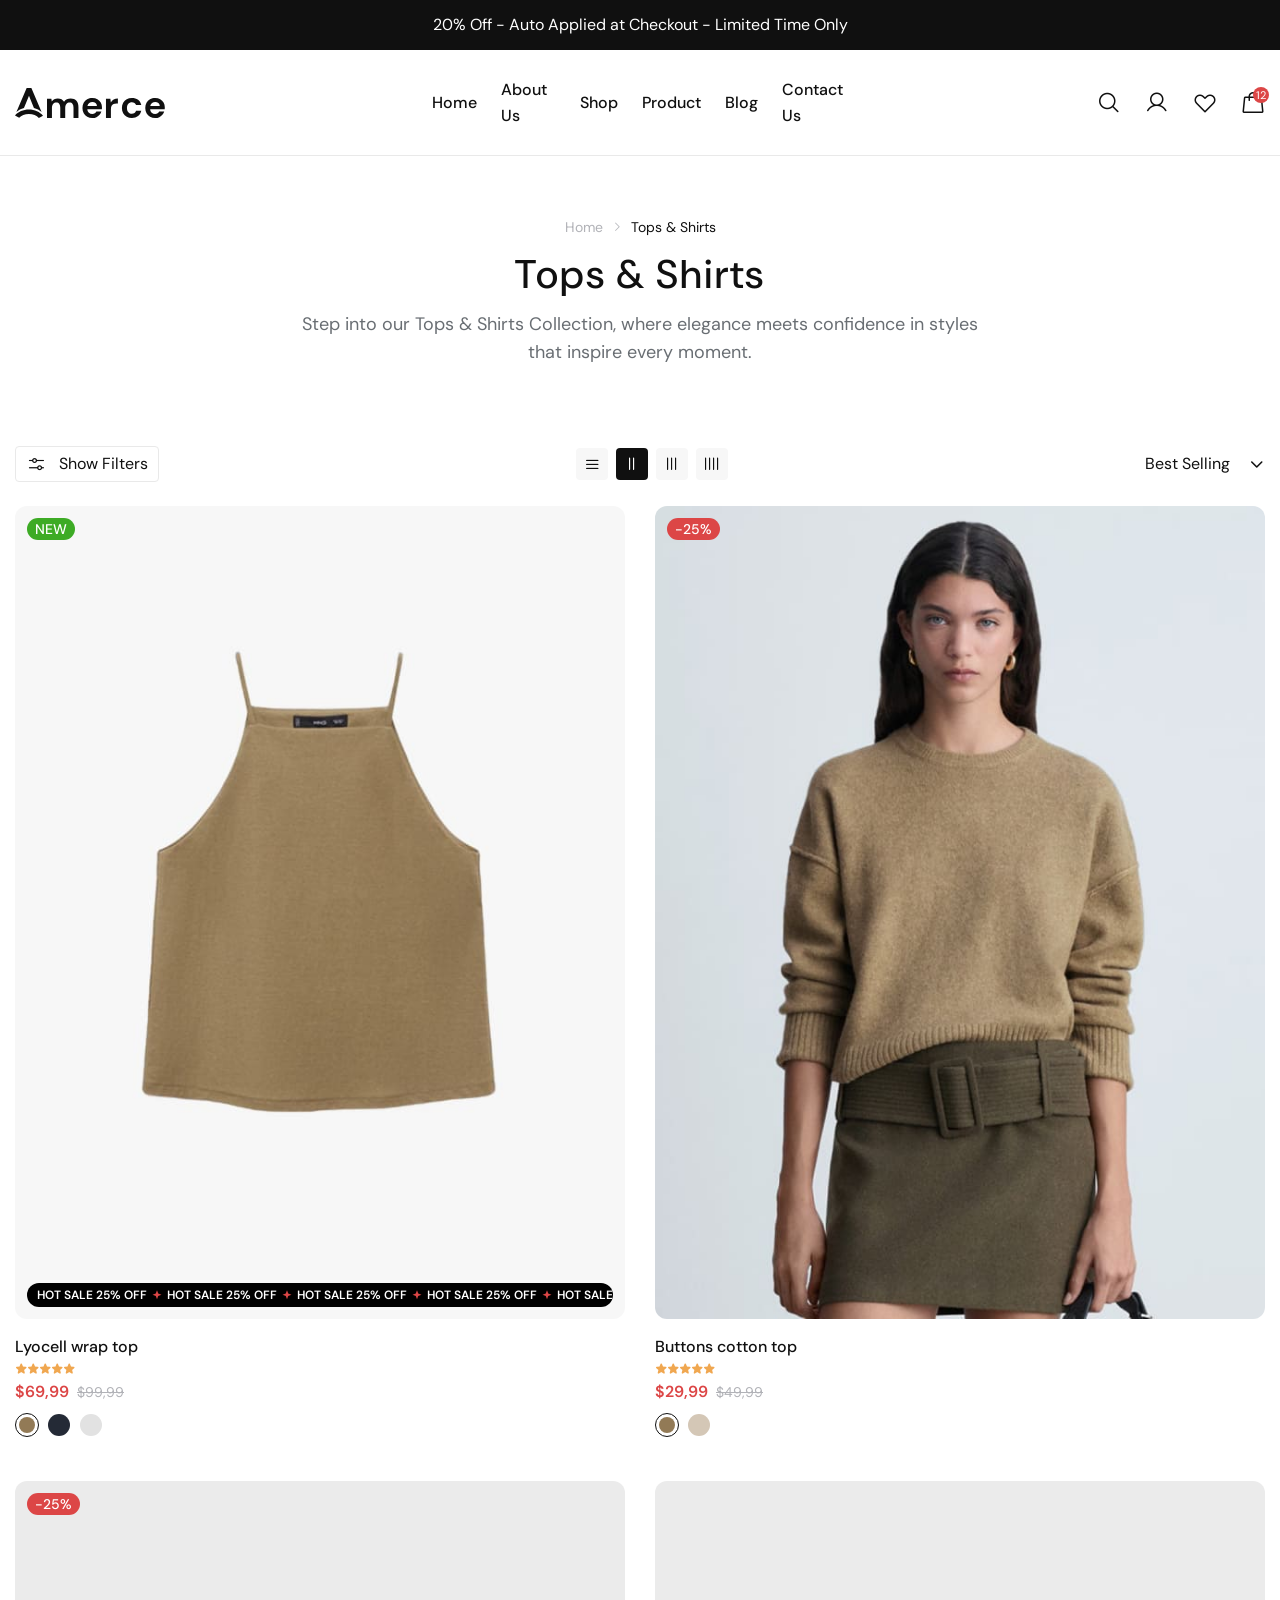
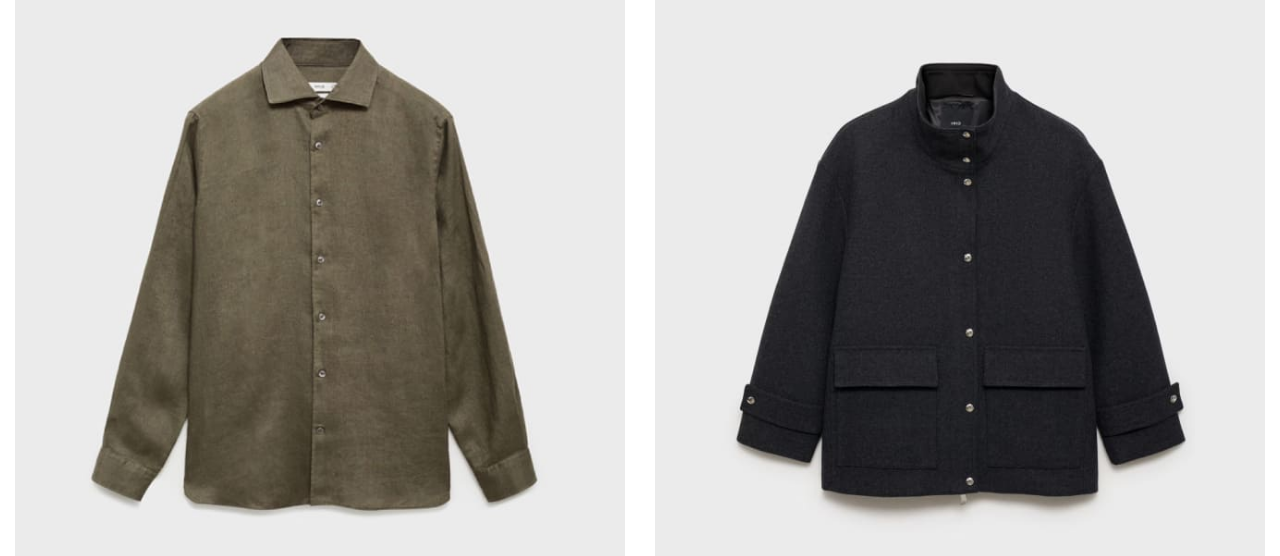
<file: shop-default.html>
<!DOCTYPE html>

<!--[if IE 8]><html class="ie" xmlns="http://www.w3.org/1999/xhtml" xml:lang="en-US" lang="en-US"> <![endif]-->
<!--[if (gte IE 9)|!(IE)]><!-->
<html xmlns="http://www.w3.org/1999/xhtml" xml:lang="en-US" lang="en-US">
<!--<![endif]-->



<!-- Added by HTTrack --><meta http-equiv="content-type" content="text/html;charset=utf-8" /><!-- /Added by HTTrack -->
<head>
    <meta charset="utf-8">
    <title>Amerce - Multipurpose eCommerce HTML </title>
    <meta name="author" content="themesflat.com">
    <meta name="viewport" content="width=device-width, initial-scale=1, maximum-scale=1">
    <meta name="description"
        content="Themesflat Amerce - A modern and elegant Multipurpose eCommerce HTML Template, perfect for online stores selling rings, necklaces, watches, and other accessories. SEO-optimized, fast-loading, and fully customizable.">

    <!-- font -->
    <link rel="stylesheet" href="assets/fonts/fonts.css">
    <link rel="stylesheet" href="assets/icon/icomoon/style.css">
    <!-- css -->
    <link rel="stylesheet" href="assets/css/bootstrap.min.css">
    <link rel="stylesheet" href="assets/css/swiper-bundle.min.css">
    <link rel="stylesheet" href="assets/css/animate.css">
    <link rel="stylesheet" type="text/css" href="assets/css/styles.css">

    <!-- Favicon and Touch Icons  -->
    <link rel="shortcut icon" href="assets/images/logo/favicon.svg">
    <link rel="apple-touch-icon-precomposed" href="assets/images/logo/favicon.svg">
</head>

<body>
    <!-- Scroll Top -->
    <button id="goTop">
        <span class="border-progress"></span>
        <span class="ic-wrap">
            <span class="icon icon-CaretTopThin"></span>
        </span>
    </button>
    <!-- /Scroll Top -->

    <!-- Preload -->
    <div class="preload preload-container" id="preload">
        <div class="preload-logo">
            <div class="spinner"></div>
        </div>
    </div>
    <!-- /Preload -->

    <main id="wrapper">

        <!-- Topbar -->
        <div class="tf-topbar bg-dark">
            <div class="container">
                <div class="text-center">
                    <div dir="ltr" class="swiper tf-swiper swiper-topbar" data-direction="vertical" data-auto="true"
                        data-loop="true" data-speed="1000">
                        <div class="swiper-wrapper">
                            <!-- slide 1 -->
                            <div class="swiper-slide">
                                <p class="text-white text-line-clamp-1">
                                    Midseason Sale: 20% Off - Auto Applied at
                                    Checkout - Limited Time Only
                                </p>
                            </div>
                            <!-- slide 2 -->
                            <div class="swiper-slide">
                                <p class="text-white text-line-clamp-1">
                                    20% Off - Auto Applied at Checkout - Limited Time Only
                                </p>
                            </div>
                        </div>
                    </div>
                </div>
            </div>
        </div>
        <!-- /Topbar -->
        <!-- Header -->
        <header class="tf-header">
            <div class="br-line fake-class bottom-0"></div>
            <div class="container-full">
                <div class="header-inner">
                    <div class="box-open-menu-mobile d-xl-none">
                        <a href="#mobileMenu" data-bs-toggle="offcanvas" class="btn-open-menu">
                            <i class="icon icon-List"></i>
                        </a>
                    </div>
                    <div class="header-left">
                        <a href="index.html" class="logo-site">
                            <img loading="lazy" width="150" height="30" src="assets/images/logo/logo.svg" alt="Image">
                        </a>
                    </div>
                    <div class="header-left d-none d-xl-block">
                        <nav class="box-navigation">
                            <ul class="box-nav-menu">
                                <li class="menu-item position-relative">
                                    <a href="index.html" class="item-link">
                                        <span class="text cus-text">
                                            Home
                                        </span>
                                        <!-- <i class="icon icon-CaretDown"></i> -->
                                    </a> 
                                </li>

                                <li class="menu-item position-relative">
                                    <a href="about.html" class="item-link">
                                        <span class="text cus-text">
                                            About Us
                                        </span>
                                        <!-- <i class="icon icon-CaretDown"></i> -->
                                    </a>

                                <li class="menu-item">
                                    <a href="shop-default.html" class="item-link">
                                        <span class="text cus-text">
                                            Shop
                                        </span>
                                        <!-- <i class="icon icon-CaretDown"></i> -->
                                    </a>
                                   
                                <li class="menu-item">
                                    <a href="product-detail.html" class="item-link">
                                        <span class="text cus-text">
                                            Product
                                        </span>
                                        <!-- <i class="icon icon-CaretDown"></i> -->
                                    </a>
                                    
                                <li class="menu-item position-relative">
                                    <a href="blog.html" class="item-link">
                                        <span class="text cus-text">
                                            Blog
                                        </span>
                                        <!-- <i class="icon icon-CaretDown"></i> -->
                                    </a>
                                    
                                </li>
                                                                
                                    <li class="menu-item">
                                    <a href="contact.html" class="item-link">
                                            <span class="text cus-text">
                                                    Contact Us
                                            </span>
                                        </a>
                                    </li>
                            </ul>
                        </nav>
                    </div>
                    <div class="header-right">
                        <ul class="nav-icon-list">
                            <li class="d-none d-sm-block">
                                <a href="#search" data-bs-toggle="modal" class="nav-icon-item link">
                                    <i class="icon icon-MagnifyingGlass"></i>
                                </a>
                            </li>
                            <li>
                                <a href="#sign" data-bs-toggle="modal" class="nav-icon-item link">
                                    <i class="icon icon-User"></i>
                                </a>
                            </li>
                            <li class="d-none d-sm-block">
                                <a href="wishlist.html" class="nav-icon-item link">
                                    <i class="icon icon-HeartStraight"></i>
                                </a>
                            </li>
                            <li>
                                <a href="#shoppingCart" data-bs-toggle="offcanvas" class="nav-icon-item link shop-cart">
                                    <i class="icon icon-Handbag"></i>
                                    <span class="count">
                                        12
                                    </span>
                                </a>
                            </li>
                        </ul>
                    </div>
                </div>
            </div>
        </header>
        <!-- /Header -->
        <!-- Page Title -->
        <section class="section-page-title text-center flat-spacing-2 pb-0">
            <div class="container">
                <div class="main-page-title">
                    <div class="breadcrumbs">
                        <a href="index.html" class="text-caption-01 cl-text-3 link">Home</a>
                        <i class="icon icon-CaretRightThin cl-text-3"></i>
                        <P class="text-caption-01">
                            Tops & Shirts
                        </P>
                    </div>
                    <h3>
                        Tops & Shirts
                    </h3>
                    <p class="text-body-1 cl-text-2">
                        Step into our Tops & Shirts Collection, where elegance meets confidence in styles
                        <br class="d-none d-lg-block">
                        that inspire every moment.
                    </p>
                </div>
            </div>
        </section>
        <!-- /Page Title -->
        <!-- Shop -->
        <div class="flat-spacing">
            <div class="container">
                <div class="tf-shop-control sticky-top no-offset sticky-top no-offset">
                    <a href="#filterShop" data-bs-toggle="offcanvas" class="tf-btn-filter">
                        <span class="icon icon-filter"></span>
                        <span class="text">Show Filters</span>
                    </a>
                    <ul class="tf-control-layout">
                        <li class="tf-view-layout-switch sw-layout-list list-layout" data-value-layout="list">
                            <i class="icon-List"></i>
                        </li>
                        <li class="tf-view-layout-switch sw-layout-2" data-value-layout="tf-col-2">
                            <i class="icon-grid-2"></i>
                        </li>
                        <li class="tf-view-layout-switch sw-layout-3 d-none d-md-flex" data-value-layout="tf-col-3">
                            <i class="icon-grid-3"></i>
                        </li>
                        <li class="tf-view-layout-switch sw-layout-4 active d-none d-lg-flex"
                            data-value-layout="tf-col-4">
                            <i class="icon-grid-4"></i>
                        </li>
                    </ul>
                    <div class="tf-control-sorting">
                        <div class="tf-dropdown-sort" data-bs-toggle="dropdown">
                            <div class="btn-select">
                                <span class="text-sort-value">Best Selling</span>
                                <span class="icon icon-CaretDown"></span>
                            </div>
                            <div class="dropdown-menu">
                                <div class="select-item active remove-all-filters" data-sort-value="best-selling">
                                    <span class="text-value-item">Best Selling</span>
                                </div>
                                <div class="select-item" data-sort-value="a-z">
                                    <span class="text-value-item">Alphabetically, A-Z</span>
                                </div>
                                <div class="select-item" data-sort-value="z-a">
                                    <span class="text-value-item">Alphabetically, Z-A</span>
                                </div>
                                <div class="select-item" data-sort-value="price-low-high">
                                    <span class="text-value-item">Price, low to high</span>
                                </div>
                                <div class="select-item" data-sort-value="price-high-low">
                                    <span class="text-value-item">Price, high to low</span>
                                </div>
                            </div>
                        </div>
                    </div>
                </div>
                <div class="wrapper-control-shop gridLayout-wrapper">
                    <div class="meta-filter-shop">
                        <div id="product-count-list" class="count-text text-caption-01"></div>
                        <div id="product-count-grid" class="count-text text-caption-01"></div>
                        <div class="br-line type-vertical"></div>
                        <div id="applied-filters"></div>
                        <button id="remove-all" class="remove-all-filters" style="display: none;">
                            <i class="icon icon-X2"></i>
                            Clear all
                        </button>
                    </div>
                    <div class="tf-list-layout wrapper-shop" id="listLayout" style="display: none;">
                        <!-- Product 1 -->
                        <div class="card-product product-style_list" data-availability="In Stock"
                            data-brand="Louis Vuitton">
                            <div class="card-product_wrapper">
                                <a href="product-detail.html" class="product-img">
                                    <img class="img-product" loading="lazy" width="330" height="440"
                                        src="assets/images/product/product-1.jpg" alt="Product">
                                    <img class="img-hover" loading="lazy" width="330" height="440"
                                        src="assets/images/product/product-1_2.jpg" alt="Product">
                                </a>
                                <ul class="product-badge_list">
                                    <li class="product-badge_item text-caption-01 new">NEW</li>
                                </ul>
                                <div class="product-marquee_sale">
                                    <div class="marquee-wrapper">
                                        <div class="initial-child-container">
                                            <!-- 1 -->
                                            <div class="marquee-child-item">
                                                HOT SALE 25% OFF
                                            </div>
                                            <i class="icon icon-Star2"></i>
                                            <!-- 2 -->
                                            <div class="marquee-child-item">
                                                HOT SALE 25% OFF
                                            </div>
                                            <i class="icon icon-Star2"></i>
                                            <!-- 3 -->
                                            <div class="marquee-child-item">
                                                HOT SALE 25% OFF
                                            </div>
                                            <i class="icon icon-Star2"></i>
                                            <!-- 4 -->
                                            <div class="marquee-child-item">
                                                HOT SALE 25% OFF
                                            </div>
                                            <i class="icon icon-Star2"></i>
                                            <!-- 5 -->
                                            <div class="marquee-child-item">
                                                HOT SALE 25% OFF
                                            </div>
                                            <i class="icon icon-Star2"></i>
                                            <!-- 1 -->
                                            <div class="marquee-child-item">
                                                HOT SALE 25% OFF
                                            </div>
                                            <i class="icon icon-Star2"></i>
                                            <!-- 2 -->
                                            <div class="marquee-child-item">
                                                HOT SALE 25% OFF
                                            </div>
                                            <i class="icon icon-Star2"></i>
                                            <!-- 3 -->
                                            <div class="marquee-child-item">
                                                HOT SALE 25% OFF
                                            </div>
                                            <i class="icon icon-Star2"></i>
                                            <!-- 4 -->
                                            <div class="marquee-child-item">
                                                HOT SALE 25% OFF
                                            </div>
                                            <i class="icon icon-Star2"></i>
                                            <!-- 5 -->
                                            <div class="marquee-child-item">
                                                HOT SALE 25% OFF
                                            </div>
                                            <i class="icon icon-Star2"></i>
                                            <!-- 1 -->
                                            <div class="marquee-child-item">
                                                HOT SALE 25% OFF
                                            </div>
                                            <i class="icon icon-Star2"></i>
                                            <!-- 2 -->
                                            <div class="marquee-child-item">
                                                HOT SALE 25% OFF
                                            </div>
                                            <i class="icon icon-Star2"></i>
                                            <!-- 3 -->
                                            <div class="marquee-child-item">
                                                HOT SALE 25% OFF
                                            </div>
                                            <i class="icon icon-Star2"></i>
                                            <!-- 4 -->
                                            <div class="marquee-child-item">
                                                HOT SALE 25% OFF
                                            </div>
                                            <i class="icon icon-Star2"></i>
                                            <!-- 5 -->
                                            <div class="marquee-child-item">
                                                HOT SALE 25% OFF
                                            </div>
                                            <i class="icon icon-Star2"></i>
                                        </div>
                                    </div>
                                </div>
                            </div>
                            <div class="card-product_info">
                                <a href="product-detail.html" class="name-product lh-24 fw-medium link-underline-text">
                                    Lyocell wrap top
                                </a>
                                <div class="star-wrap d-flex align-items-center">
                                    <i class="icon icon-Star"></i>
                                    <i class="icon icon-Star"></i>
                                    <i class="icon icon-Star"></i>
                                    <i class="icon icon-Star"></i>
                                    <i class="icon icon-Star"></i>
                                </div>
                                <div class="price-wrap">
                                    <span class="price-new text-primary fw-semibold">$69,99</span>
                                    <span class="price-old text-caption-01 cl-text-3">$99,99</span>
                                </div>
                                <p class="description text-caption-01 mb-10">
                                    Button-up shirt sleeves and a relaxed silhouette. It’s tailored
                                    with drapey, crinkle-texture fabric that’s made from LENZING™ ECOVERO™ Viscose —
                                    responsibly sourced wood-based fibres produced through a process that reduces...
                                </p>
                                <ul class="product-color_list">
                                    <li class="product-color-item color-swatch hover-tooltip tooltip-bot active">
                                        <span class="tooltip color-filter">Brown</span>
                                        <span class="swatch-value bg-muted-brown"></span>
                                        <img src="assets/images/product/product-1.jpg"
                                            data-src="assets/images/product/product-1.jpg" alt="Image">
                                    </li>
                                    <li class="product-color-item color-swatch hover-tooltip tooltip-bot">
                                        <span class="tooltip color-filter">Dark Blue</span>
                                        <span class="swatch-value bg-dark-blue-gray"></span>
                                        <img src="assets/images/product/product-1_3.jpg"
                                            data-src="assets/images/product/product-1_3.jpg" alt="Image">
                                    </li>
                                    <li class="product-color-item color-swatch hover-tooltip tooltip-bot">
                                        <span class="tooltip color-filter">Gray</span>
                                        <span class="swatch-value bg-soft-gray"></span>
                                        <img src="assets/images/product/product-1_4.jpg"
                                            data-src="assets/images/product/product-1_4.jpg" alt="Image">
                                    </li>
                                </ul>
                                <ul class="product-size_list mb-10">
                                    <li class="size-item text-caption-01">XS</li>
                                    <li class="size-item text-caption-01">S</li>
                                    <li class="size-item text-caption-01">M</li>
                                </ul>
                                <ul class="product-action_list">
                                    <li>
                                        <a href="#shoppingCart" data-bs-toggle="offcanvas"
                                            class="hover-tooltip box-icon">
                                            <span class="icon icon-Handbag"></span>
                                            <span class="tooltip">Add to Cart</span>
                                        </a>
                                    </li>
                                    <li class="wishlist">
                                        <a href="#;" class="hover-tooltip box-icon">
                                            <span class="icon icon-heart"></span>
                                            <span class="tooltip">Add to Wishlist</span>
                                        </a>
                                    </li>
                                    <li class="compare">
                                        <a href="#compare" data-bs-toggle="offcanvas" class="hover-tooltip box-icon">
                                            <span class="icon icon-ArrowsLeftRight"></span>
                                            <span class="tooltip">Compare</span>
                                        </a>
                                    </li>
                                    <li>
                                        <a href="#quickView" data-bs-toggle="offcanvas" class="hover-tooltip box-icon">
                                            <span class="icon icon-Eye"></span>
                                            <span class="tooltip">Quick view</span>
                                        </a>
                                    </li>
                                </ul>
                            </div>
                        </div>
                        <!-- Product 2 -->
                        <div class="card-product product-style_list" data-availability="In Stock" data-brand="Nike">
                            <div class="card-product_wrapper">
                                <a href="product-detail.html" class="product-img">
                                    <img class="img-product" loading="lazy" width="330" height="440"
                                        src="assets/images/product/product-2.jpg" alt="Product">
                                    <img class="img-hover" loading="lazy" width="330" height="440"
                                        src="assets/images/product/product-2_2.jpg" alt="Product">
                                </a>
                                <ul class="product-badge_list">
                                    <li class="product-badge_item text-caption-01 sale">-25%</li>
                                </ul>
                            </div>
                            <div class="card-product_info">
                                <a href="product-detail.html" class="name-product lh-24 fw-medium link-underline-text">
                                    Buttons cotton top
                                </a>
                                <div class="star-wrap d-flex align-items-center">
                                    <i class="icon icon-Star"></i>
                                    <i class="icon icon-Star"></i>
                                    <i class="icon icon-Star"></i>
                                    <i class="icon icon-Star"></i>
                                    <i class="icon icon-Star"></i>
                                </div>
                                <div class="price-wrap">
                                    <span class="price-new text-primary fw-semibold">$29,99</span>
                                    <span class="price-old text-caption-01 cl-text-3">$49,99</span>
                                </div>
                                <p class="description text-caption-01 mb-10">
                                    Button-up shirt sleeves and a relaxed silhouette. It’s tailored
                                    with drapey, crinkle-texture fabric that’s made from LENZING™ ECOVERO™ Viscose —
                                    responsibly sourced wood-based fibres produced through a process that reduces...
                                </p>
                                <ul class="product-color_list">
                                    <li class="product-color-item color-swatch hover-tooltip tooltip-bot active">
                                        <span class="tooltip color-filter">Brown</span>
                                        <span class="swatch-value bg-muted-brown"></span>
                                        <img src="assets/images/product/product-2.jpg"
                                            data-src="assets/images/product/product-2.jpg" alt="Image">
                                    </li>
                                    <li class="product-color-item color-swatch hover-tooltip tooltip-bot">
                                        <span class="tooltip color-filter">Beige</span>
                                        <span class="swatch-value bg-stone-beige"></span>
                                        <img src="assets/images/product/product-2_3.jpg"
                                            data-src="assets/images/product/product-2_3.jpg" alt="Image">
                                    </li>
                                </ul>
                                <ul class="product-size_list mb-10">
                                    <li class="size-item text-caption-01">XS</li>
                                    <li class="size-item text-caption-01">S</li>
                                    <li class="size-item text-caption-01">M</li>
                                </ul>
                                <ul class="product-action_list">
                                    <li>
                                        <a href="#shoppingCart" data-bs-toggle="offcanvas"
                                            class="hover-tooltip box-icon">
                                            <span class="icon icon-Handbag"></span>
                                            <span class="tooltip">Add to Cart</span>
                                        </a>
                                    </li>
                                    <li class="wishlist">
                                        <a href="#;" class="hover-tooltip box-icon">
                                            <span class="icon icon-heart"></span>
                                            <span class="tooltip">Add to Wishlist</span>
                                        </a>
                                    </li>
                                    <li class="compare">
                                        <a href="#compare" data-bs-toggle="offcanvas" class="hover-tooltip box-icon">
                                            <span class="icon icon-ArrowsLeftRight"></span>
                                            <span class="tooltip">Compare</span>
                                        </a>
                                    </li>
                                    <li>
                                        <a href="#quickView" data-bs-toggle="offcanvas" class="hover-tooltip box-icon">
                                            <span class="icon icon-Eye"></span>
                                            <span class="tooltip">Quick view</span>
                                        </a>
                                    </li>
                                </ul>
                            </div>
                        </div>
                        <!-- Product 3 -->
                        <div class="card-product product-style_list" data-availability="Out of stock"
                            data-brand="Hermes">
                            <div class="card-product_wrapper">
                                <a href="product-detail.html" class="product-img">
                                    <img class="img-product" loading="lazy" width="330" height="440"
                                        src="assets/images/product/product-3.jpg" alt="Product">
                                    <img class="img-hover" loading="lazy" width="330" height="440"
                                        src="assets/images/product/product-3_2.jpg" alt="Product">
                                </a>
                                <ul class="product-badge_list">
                                    <li class="product-badge_item text-caption-01 sale">-25%</li>
                                </ul>
                            </div>
                            <div class="card-product_info">
                                <a href="product-detail.html" class="name-product lh-24 fw-medium link-underline-text">
                                    Wool Midi Coat
                                </a>
                                <div class="star-wrap d-flex align-items-center">
                                    <i class="icon icon-Star"></i>
                                    <i class="icon icon-Star"></i>
                                    <i class="icon icon-Star"></i>
                                    <i class="icon icon-Star"></i>
                                    <i class="icon icon-Star"></i>
                                </div>
                                <div class="price-wrap">
                                    <span class="price-new text-primary fw-semibold">$15,99</span>
                                    <span class="price-old text-caption-01 cl-text-3">$25,99</span>
                                </div>
                                <p class="description text-caption-01 mb-10">
                                    Button-up shirt sleeves and a relaxed silhouette. It’s tailored
                                    with drapey, crinkle-texture fabric that’s made from LENZING™ ECOVERO™ Viscose —
                                    responsibly sourced wood-based fibres produced through a process that reduces...
                                </p>
                                <ul class="product-color_list">
                                    <li class="product-color-item color-swatch hover-tooltip tooltip-bot active">
                                        <span class="tooltip color-filter">Brown</span>
                                        <span class="swatch-value bg-muted-brown"></span>
                                        <img src="assets/images/product/product-3.jpg"
                                            data-src="assets/images/product/product-3.jpg" alt="Image">
                                    </li>
                                    <li class="product-color-item color-swatch hover-tooltip tooltip-bot">
                                        <span class="tooltip color-filter">Dark Blue</span>
                                        <span class="swatch-value bg-dark-blue-gray"></span>
                                        <img src="assets/images/product/product-3_3.jpg"
                                            data-src="assets/images/product/product-3_3.jpg" alt="Image">
                                    </li>
                                    <li class="product-color-item color-swatch hover-tooltip tooltip-bot">
                                        <span class="tooltip color-filter">Beige</span>
                                        <span class="swatch-value bg-stone-beige"></span>
                                        <img src="assets/images/product/product-3_4.jpg"
                                            data-src="assets/images/product/product-3_4.jpg" alt="Image">
                                    </li>
                                </ul>
                                <ul class="product-size_list mb-10">
                                    <li class="size-item text-caption-01">XS</li>
                                    <li class="size-item text-caption-01">S</li>
                                    <li class="size-item text-caption-01">M</li>
                                </ul>
                                <ul class="product-action_list">
                                    <li>
                                        <a href="#shoppingCart" data-bs-toggle="offcanvas"
                                            class="hover-tooltip box-icon">
                                            <span class="icon icon-Handbag"></span>
                                            <span class="tooltip">Add to Cart</span>
                                        </a>
                                    </li>
                                    <li class="wishlist">
                                        <a href="#;" class="hover-tooltip box-icon">
                                            <span class="icon icon-heart"></span>
                                            <span class="tooltip">Add to Wishlist</span>
                                        </a>
                                    </li>
                                    <li class="compare">
                                        <a href="#compare" data-bs-toggle="offcanvas" class="hover-tooltip box-icon">
                                            <span class="icon icon-ArrowsLeftRight"></span>
                                            <span class="tooltip">Compare</span>
                                        </a>
                                    </li>
                                    <li>
                                        <a href="#quickView" data-bs-toggle="offcanvas" class="hover-tooltip box-icon">
                                            <span class="icon icon-Eye"></span>
                                            <span class="tooltip">Quick view</span>
                                        </a>
                                    </li>
                                </ul>
                            </div>
                        </div>
                        <!-- Product 4 -->
                        <div class="card-product product-style_list" data-availability="In Stock" data-brand="Nike">
                            <div class="card-product_wrapper">
                                <a href="product-detail.html" class="product-img">
                                    <img class="img-product" loading="lazy" width="330" height="440"
                                        src="assets/images/product/product-4.jpg" alt="Product">
                                    <img class="img-hover" loading="lazy" width="330" height="440"
                                        src="assets/images/product/product-4_2.jpg" alt="Product">
                                </a>
                                <div class="product-countdown">
                                    <div class="js-countdown cd-has-zero" data-timer="1093120"
                                        data-labels="D : ,H : ,M : ,S">
                                    </div>
                                </div>
                            </div>
                            <div class="card-product_info">
                                <a href="product-detail.html" class="name-product lh-24 fw-medium link-underline-text">
                                    linen slim-fit shirt
                                </a>
                                <div class="star-wrap d-flex align-items-center">
                                    <i class="icon icon-Star"></i>
                                    <i class="icon icon-Star"></i>
                                    <i class="icon icon-Star"></i>
                                    <i class="icon icon-Star"></i>
                                    <i class="icon icon-Star"></i>
                                </div>
                                <div class="price-wrap">
                                    <span class="price-new text-primary fw-semibold">$45,99</span>
                                    <span class="price-old text-caption-01 cl-text-3">$79,99</span>
                                </div>
                            </div>
                        </div>
                        <!-- Product 5 -->
                        <div class="card-product product-style_list" data-availability="In Stock" data-brand="Hermes">
                            <div class="card-product_wrapper">
                                <a href="product-detail.html" class="product-img">
                                    <img class="img-product" loading="lazy" width="330" height="440"
                                        src="assets/images/product/product-5.jpg" alt="Product">
                                    <img class="img-hover" loading="lazy" width="330" height="440"
                                        src="assets/images/product/product-5_2.jpg" alt="Product">
                                </a>
                                <ul class="product-badge_list">
                                    <li class="product-badge_item text-caption-01 new">NEW</li>
                                </ul>
                            </div>
                            <div class="card-product_info">
                                <a href="product-detail.html" class="name-product lh-24 fw-medium link-underline-text">
                                    High neck midi wool coat
                                </a>
                                <div class="star-wrap d-flex align-items-center">
                                    <i class="icon icon-Star"></i>
                                    <i class="icon icon-Star"></i>
                                    <i class="icon icon-Star"></i>
                                    <i class="icon icon-Star"></i>
                                    <i class="icon icon-Star"></i>
                                </div>
                                <div class="price-wrap">
                                    <span class="price-new text-primary fw-semibold">$9,99</span>
                                    <span class="price-old text-caption-01 cl-text-3">$19,99</span>
                                </div>
                                <p class="description text-caption-01 mb-10">
                                    Button-up shirt sleeves and a relaxed silhouette. It’s tailored
                                    with drapey, crinkle-texture fabric that’s made from LENZING™ ECOVERO™ Viscose —
                                    responsibly sourced wood-based fibres produced through a process that reduces...
                                </p>
                                <ul class="product-color_list">
                                    <li class="product-color-item color-swatch hover-tooltip tooltip-bot active">
                                        <span class="tooltip color-filter">Brown</span>
                                        <span class="swatch-value bg-muted-brown"></span>
                                        <img src="assets/images/product/product-5.jpg"
                                            data-src="assets/images/product/product-5.jpg" alt="Image">
                                    </li>
                                    <li class="product-color-item color-swatch hover-tooltip tooltip-bot">
                                        <span class="tooltip color-filter">Dark Blue</span>
                                        <span class="swatch-value bg-dark-blue-gray"></span>
                                        <img src="assets/images/product/product-5_3.jpg"
                                            data-src="assets/images/product/product-5_3.jpg" alt="Image">
                                    </li>
                                    <li class="product-color-item color-swatch hover-tooltip tooltip-bot">
                                        <span class="tooltip color-filter">Beige </span>
                                        <span class="swatch-value bg-stone-beige"></span>
                                        <img src="assets/images/product/product-5_4.jpg"
                                            data-src="assets/images/product/product-5_4.jpg" alt="Image">
                                    </li>
                                </ul>
                                <ul class="product-size_list mb-10">
                                    <li class="size-item text-caption-01">XS</li>
                                    <li class="size-item text-caption-01">S</li>
                                    <li class="size-item text-caption-01">M</li>
                                </ul>
                                <ul class="product-action_list">
                                    <li>
                                        <a href="#shoppingCart" data-bs-toggle="offcanvas"
                                            class="hover-tooltip box-icon">
                                            <span class="icon icon-Handbag"></span>
                                            <span class="tooltip">Add to Cart</span>
                                        </a>
                                    </li>
                                    <li class="wishlist">
                                        <a href="#;" class="hover-tooltip box-icon">
                                            <span class="icon icon-heart"></span>
                                            <span class="tooltip">Add to Wishlist</span>
                                        </a>
                                    </li>
                                    <li class="compare">
                                        <a href="#compare" data-bs-toggle="offcanvas" class="hover-tooltip box-icon">
                                            <span class="icon icon-ArrowsLeftRight"></span>
                                            <span class="tooltip">Compare</span>
                                        </a>
                                    </li>
                                    <li>
                                        <a href="#quickView" data-bs-toggle="offcanvas" class="hover-tooltip box-icon">
                                            <span class="icon icon-Eye"></span>
                                            <span class="tooltip">Quick view</span>
                                        </a>
                                    </li>
                                </ul>
                            </div>
                        </div>
                        <!-- Product 6 -->
                        <div class="card-product product-style_list" data-availability="In Stock" data-brand="Zalando">
                            <div class="card-product_wrapper">
                                <a href="product-detail.html" class="product-img">
                                    <img class="img-product" loading="lazy" width="330" height="440"
                                        src="assets/images/product/product-6.jpg" alt="Product">
                                    <img class="img-hover" loading="lazy" width="330" height="440"
                                        src="assets/images/product/product-6_2.jpg" alt="Product">
                                </a>
                                <ul class="product-badge_list">
                                    <li class="product-badge_item text-caption-01 sale">-25%</li>
                                </ul>
                            </div>
                            <div class="card-product_info">
                                <a href="product-detail.html" class="name-product lh-24 fw-medium link-underline-text">
                                    Square metallic frame sunglasses
                                </a>
                                <div class="star-wrap d-flex align-items-center">
                                    <i class="icon icon-Star"></i>
                                    <i class="icon icon-Star"></i>
                                    <i class="icon icon-Star"></i>
                                    <i class="icon icon-Star"></i>
                                    <i class="icon icon-Star"></i>
                                </div>
                                <div class="price-wrap">
                                    <span class="price-new text-primary fw-semibold">$34,99</span>
                                    <span class="price-old text-caption-01 cl-text-3">$59,99</span>
                                </div>
                                <p class="description text-caption-01 mb-10">
                                    Button-up shirt sleeves and a relaxed silhouette. It’s tailored
                                    with drapey, crinkle-texture fabric that’s made from LENZING™ ECOVERO™ Viscose —
                                    responsibly sourced wood-based fibres produced through a process that reduces...
                                </p>
                                <ul class="product-color_list">
                                    <li class="product-color-item color-swatch hover-tooltip tooltip-bot active">
                                        <span class="tooltip color-filter">Brown</span>
                                        <span class="swatch-value bg-muted-brown"></span>
                                        <img src="assets/images/product/product-6.jpg"
                                            data-src="assets/images/product/product-6.jpg" alt="Image">
                                    </li>
                                    <li class="product-color-item color-swatch hover-tooltip tooltip-bot">
                                        <span class="tooltip color-filter">Gray</span>
                                        <span class="swatch-value bg-steel-gray"></span>
                                        <img src="assets/images/product/product-6_3.jpg"
                                            data-src="assets/images/product/product-6_3.jpg" alt="Image">
                                    </li>
                                </ul>
                                <ul class="product-size_list mb-10">
                                    <li class="size-item text-caption-01">XS</li>
                                    <li class="size-item text-caption-01">S</li>
                                    <li class="size-item text-caption-01">M</li>
                                </ul>
                                <ul class="product-action_list">
                                    <li>
                                        <a href="#shoppingCart" data-bs-toggle="offcanvas"
                                            class="hover-tooltip box-icon">
                                            <span class="icon icon-Handbag"></span>
                                            <span class="tooltip">Add to Cart</span>
                                        </a>
                                    </li>
                                    <li class="wishlist">
                                        <a href="#;" class="hover-tooltip box-icon">
                                            <span class="icon icon-heart"></span>
                                            <span class="tooltip">Add to Wishlist</span>
                                        </a>
                                    </li>
                                    <li class="compare">
                                        <a href="#compare" data-bs-toggle="offcanvas" class="hover-tooltip box-icon">
                                            <span class="icon icon-ArrowsLeftRight"></span>
                                            <span class="tooltip">Compare</span>
                                        </a>
                                    </li>
                                    <li>
                                        <a href="#quickView" data-bs-toggle="offcanvas" class="hover-tooltip box-icon">
                                            <span class="icon icon-Eye"></span>
                                            <span class="tooltip">Quick view</span>
                                        </a>
                                    </li>
                                </ul>
                            </div>
                        </div>
                        <!-- Product 7 -->
                        <div class="card-product product-style_list" data-availability="In Stock"
                            data-brand="Louis Vuitton">
                            <div class="card-product_wrapper">
                                <a href="product-detail.html" class="product-img">
                                    <img class="img-product" loading="lazy" width="330" height="440"
                                        src="assets/images/product/product-7.jpg" alt="Product">
                                    <img class="img-hover" loading="lazy" width="330" height="440"
                                        src="assets/images/product/product-7_2.jpg" alt="Product">
                                </a>
                                <ul class="product-badge_list">
                                    <li class="product-badge_item text-caption-01 sale">-25%</li>
                                </ul>
                                <div class="product-marquee_sale">
                                    <div class="marquee-wrapper">
                                        <div class="initial-child-container">
                                            <!-- 1 -->
                                            <div class="marquee-child-item">
                                                HOT SALE 25% OFF
                                            </div>
                                            <i class="icon icon-Star2"></i>
                                            <!-- 2 -->
                                            <div class="marquee-child-item">
                                                HOT SALE 25% OFF
                                            </div>
                                            <i class="icon icon-Star2"></i>
                                            <!-- 3 -->
                                            <div class="marquee-child-item">
                                                HOT SALE 25% OFF
                                            </div>
                                            <i class="icon icon-Star2"></i>
                                            <!-- 4 -->
                                            <div class="marquee-child-item">
                                                HOT SALE 25% OFF
                                            </div>
                                            <i class="icon icon-Star2"></i>
                                            <!-- 5 -->
                                            <div class="marquee-child-item">
                                                HOT SALE 25% OFF
                                            </div>
                                            <i class="icon icon-Star2"></i>
                                            <!-- 1 -->
                                            <div class="marquee-child-item">
                                                HOT SALE 25% OFF
                                            </div>
                                            <i class="icon icon-Star2"></i>
                                            <!-- 2 -->
                                            <div class="marquee-child-item">
                                                HOT SALE 25% OFF
                                            </div>
                                            <i class="icon icon-Star2"></i>
                                            <!-- 3 -->
                                            <div class="marquee-child-item">
                                                HOT SALE 25% OFF
                                            </div>
                                            <i class="icon icon-Star2"></i>
                                            <!-- 4 -->
                                            <div class="marquee-child-item">
                                                HOT SALE 25% OFF
                                            </div>
                                            <i class="icon icon-Star2"></i>
                                            <!-- 5 -->
                                            <div class="marquee-child-item">
                                                HOT SALE 25% OFF
                                            </div>
                                            <i class="icon icon-Star2"></i>
                                            <!-- 1 -->
                                            <div class="marquee-child-item">
                                                HOT SALE 25% OFF
                                            </div>
                                            <i class="icon icon-Star2"></i>
                                            <!-- 2 -->
                                            <div class="marquee-child-item">
                                                HOT SALE 25% OFF
                                            </div>
                                            <i class="icon icon-Star2"></i>
                                            <!-- 3 -->
                                            <div class="marquee-child-item">
                                                HOT SALE 25% OFF
                                            </div>
                                            <i class="icon icon-Star2"></i>
                                            <!-- 4 -->
                                            <div class="marquee-child-item">
                                                HOT SALE 25% OFF
                                            </div>
                                            <i class="icon icon-Star2"></i>
                                            <!-- 5 -->
                                            <div class="marquee-child-item">
                                                HOT SALE 25% OFF
                                            </div>
                                            <i class="icon icon-Star2"></i>
                                        </div>
                                    </div>
                                </div>
                            </div>
                            <div class="card-product_info">
                                <a href="product-detail.html" class="name-product lh-24 fw-medium link-underline-text">
                                    Leather shopper bag with stitching
                                </a>
                                <div class="star-wrap d-flex align-items-center">
                                    <i class="icon icon-Star"></i>
                                    <i class="icon icon-Star"></i>
                                    <i class="icon icon-Star"></i>
                                    <i class="icon icon-Star"></i>
                                    <i class="icon icon-Star"></i>
                                </div>
                                <div class="price-wrap">
                                    <span class="price-new text-primary fw-semibold">$22,99</span>
                                    <span class="price-old text-caption-01 cl-text-3">$39,99</span>
                                </div>
                                <p class="description text-caption-01 mb-10">
                                    Button-up shirt sleeves and a relaxed silhouette. It’s tailored
                                    with drapey, crinkle-texture fabric that’s made from LENZING™ ECOVERO™ Viscose —
                                    responsibly sourced wood-based fibres produced through a process that reduces...
                                </p>
                                <ul class="product-color_list">
                                    <li class="product-color-item color-swatch hover-tooltip tooltip-bot active">
                                        <span class="tooltip color-filter">Brown</span>
                                        <span class="swatch-value bg-muted-brown"></span>
                                        <img src="assets/images/product/product-7.jpg"
                                            data-src="assets/images/product/product-7.jpg" alt="Image">
                                    </li>
                                    <li class="product-color-item color-swatch hover-tooltip tooltip-bot">
                                        <span class="tooltip color-filter">Sand Brown</span>
                                        <span class="swatch-value bg-sand-brown"></span>
                                        <img src="assets/images/product/product-7_3.jpg"
                                            data-src="assets/images/product/product-7_3.jpg" alt="Image">
                                    </li>
                                    <li class="product-color-item color-swatch hover-tooltip tooltip-bot">
                                        <span class="tooltip color-filter">Pink</span>
                                        <span class="swatch-value bg-dusty-rose"></span>
                                        <img src="assets/images/product/product-7_4.jpg"
                                            data-src="assets/images/product/product-7_4.jpg" alt="Image">
                                    </li>
                                </ul>
                                <ul class="product-size_list mb-10">
                                    <li class="size-item text-caption-01">XS</li>
                                    <li class="size-item text-caption-01">S</li>
                                    <li class="size-item text-caption-01">M</li>
                                </ul>
                                <ul class="product-action_list">
                                    <li>
                                        <a href="#shoppingCart" data-bs-toggle="offcanvas"
                                            class="hover-tooltip box-icon">
                                            <span class="icon icon-Handbag"></span>
                                            <span class="tooltip">Add to Cart</span>
                                        </a>
                                    </li>
                                    <li class="wishlist">
                                        <a href="#;" class="hover-tooltip box-icon">
                                            <span class="icon icon-heart"></span>
                                            <span class="tooltip">Add to Wishlist</span>
                                        </a>
                                    </li>
                                    <li class="compare">
                                        <a href="#compare" data-bs-toggle="offcanvas" class="hover-tooltip box-icon">
                                            <span class="icon icon-ArrowsLeftRight"></span>
                                            <span class="tooltip">Compare</span>
                                        </a>
                                    </li>
                                    <li>
                                        <a href="#quickView" data-bs-toggle="offcanvas" class="hover-tooltip box-icon">
                                            <span class="icon icon-Eye"></span>
                                            <span class="tooltip">Quick view</span>
                                        </a>
                                    </li>
                                </ul>
                            </div>
                        </div>
                        <!-- Product 8 -->
                        <div class="card-product product-style_list" data-availability="In Stock" data-brand="Gucci">
                            <div class="card-product_wrapper">
                                <a href="product-detail.html" class="product-img">
                                    <img class="img-product" loading="lazy" width="330" height="440"
                                        src="assets/images/product/product-8.jpg" alt="Product">
                                    <img class="img-hover" loading="lazy" width="330" height="440"
                                        src="assets/images/product/product-8_2.jpg" alt="Product">
                                </a>
                                <div class="product-countdown">
                                    <div class="js-countdown cd-has-zero" data-timer="1093120"
                                        data-labels="D : ,H : ,M : ,S">
                                    </div>
                                </div>
                            </div>
                            <div class="card-product_info">
                                <a href="product-detail.html" class="name-product lh-24 fw-medium link-underline-text">
                                    Leather shopper bag with stitching
                                </a>
                                <div class="star-wrap d-flex align-items-center">
                                    <i class="icon icon-Star"></i>
                                    <i class="icon icon-Star"></i>
                                    <i class="icon icon-Star"></i>
                                    <i class="icon icon-Star"></i>
                                    <i class="icon icon-Star"></i>
                                </div>
                                <div class="price-wrap">
                                    <span class="price-new text-primary fw-semibold">$67,99</span>
                                    <span class="price-old text-caption-01 cl-text-3">$99,99</span>
                                </div>
                                <p class="description text-caption-01 mb-10">
                                    Button-up shirt sleeves and a relaxed silhouette. It’s tailored
                                    with drapey, crinkle-texture fabric that’s made from LENZING™ ECOVERO™ Viscose —
                                    responsibly sourced wood-based fibres produced through a process that reduces...
                                </p>
                                <ul class="product-color_list">
                                    <li class="product-color-item color-swatch hover-tooltip tooltip-bot active">
                                        <span class="tooltip color-filter">Pink</span>
                                        <span class="swatch-value bg-dusty-rose"></span>
                                        <img src="assets/images/product/product-8.jpg"
                                            data-src="assets/images/product/product-8.jpg" alt="Image">
                                    </li>
                                    <li class="product-color-item color-swatch hover-tooltip tooltip-bot">
                                        <span class="tooltip color-filter">Dark Blue</span>
                                        <span class="swatch-value bg-dark-blue-gray"></span>
                                        <img src="assets/images/product/product-8_3.jpg"
                                            data-src="assets/images/product/product-8_3.jpg" alt="Image">
                                    </li>
                                    <li class="product-color-item color-swatch hover-tooltip tooltip-bot">
                                        <span class="tooltip color-filter">Powder</span>
                                        <span class="swatch-value bg-powder-pink"></span>
                                        <img src="assets/images/product/product-8_4.jpg"
                                            data-src="assets/images/product/product-8_4.jpg" alt="Image">
                                    </li>
                                </ul>
                                <ul class="product-size_list mb-10">
                                    <li class="size-item text-caption-01">XS</li>
                                    <li class="size-item text-caption-01">S</li>
                                    <li class="size-item text-caption-01">M</li>
                                </ul>
                                <ul class="product-action_list">
                                    <li>
                                        <a href="#shoppingCart" data-bs-toggle="offcanvas"
                                            class="hover-tooltip box-icon">
                                            <span class="icon icon-Handbag"></span>
                                            <span class="tooltip">Add to Cart</span>
                                        </a>
                                    </li>
                                    <li class="wishlist">
                                        <a href="#;" class="hover-tooltip box-icon">
                                            <span class="icon icon-heart"></span>
                                            <span class="tooltip">Add to Wishlist</span>
                                        </a>
                                    </li>
                                    <li class="compare">
                                        <a href="#compare" data-bs-toggle="offcanvas" class="hover-tooltip box-icon">
                                            <span class="icon icon-ArrowsLeftRight"></span>
                                            <span class="tooltip">Compare</span>
                                        </a>
                                    </li>
                                    <li>
                                        <a href="#quickView" data-bs-toggle="offcanvas" class="hover-tooltip box-icon">
                                            <span class="icon icon-Eye"></span>
                                            <span class="tooltip">Quick view</span>
                                        </a>
                                    </li>
                                </ul>
                            </div>
                        </div>
                        <!-- Product 9 -->
                        <div class="card-product product-style_list" data-availability="In Stock" data-brand="Adidas">
                            <div class="card-product_wrapper">
                                <a href="product-detail.html" class="product-img">
                                    <img class="img-product" loading="lazy" width="330" height="440"
                                        src="assets/images/product/product-9.jpg" alt="Product">
                                    <img class="img-hover" loading="lazy" width="330" height="440"
                                        src="assets/images/product/product-9_2.jpg" alt="Product">
                                </a>
                                <div class="product-countdown">
                                    <div class="js-countdown cd-has-zero" data-timer="1093120"
                                        data-labels="D : ,H : ,M : ,S">
                                    </div>
                                </div>
                            </div>
                            <div class="card-product_info">
                                <a href="product-detail.html" class="name-product lh-24 fw-medium link-underline-text">
                                    Oval shoulder bag
                                </a>
                                <div class="star-wrap d-flex align-items-center">
                                    <i class="icon icon-Star"></i>
                                    <i class="icon icon-Star"></i>
                                    <i class="icon icon-Star"></i>
                                    <i class="icon icon-Star"></i>
                                    <i class="icon icon-Star"></i>
                                </div>
                                <div class="price-wrap">
                                    <span class="price-new text-primary fw-semibold">$12,99</span>
                                    <span class="price-old text-caption-01 cl-text-3">$21,99</span>
                                </div>
                                <p class="description text-caption-01 mb-10">
                                    Button-up shirt sleeves and a relaxed silhouette. It’s tailored
                                    with drapey, crinkle-texture fabric that’s made from LENZING™ ECOVERO™ Viscose —
                                    responsibly sourced wood-based fibres produced through a process that reduces...
                                </p>
                                <ul class="product-color_list">
                                    <li class="product-color-item color-swatch hover-tooltip tooltip-bot active">
                                        <span class="tooltip color-filter">Purple</span>
                                        <span class="swatch-value bg-soft-lavender"></span>
                                        <img src="assets/images/product/product-9.jpg"
                                            data-src="assets/images/product/product-9.jpg" alt="Image">
                                    </li>
                                    <li class="product-color-item color-swatch hover-tooltip tooltip-bot">
                                        <span class="tooltip color-filter">Dark Blue</span>
                                        <span class="swatch-value bg-dark-blue-gray"></span>
                                        <img src="assets/images/product/product-9_3.jpg"
                                            data-src="assets/images/product/product-9_3.jpg" alt="Image">
                                    </li>
                                </ul>
                                <ul class="product-size_list mb-10">
                                    <li class="size-item text-caption-01">XS</li>
                                    <li class="size-item text-caption-01">S</li>
                                    <li class="size-item text-caption-01">M</li>
                                </ul>
                                <ul class="product-action_list">
                                    <li>
                                        <a href="#shoppingCart" data-bs-toggle="offcanvas"
                                            class="hover-tooltip box-icon">
                                            <span class="icon icon-Handbag"></span>
                                            <span class="tooltip">Add to Cart</span>
                                        </a>
                                    </li>
                                    <li class="wishlist">
                                        <a href="#;" class="hover-tooltip box-icon">
                                            <span class="icon icon-heart"></span>
                                            <span class="tooltip">Add to Wishlist</span>
                                        </a>
                                    </li>
                                    <li class="compare">
                                        <a href="#compare" data-bs-toggle="offcanvas" class="hover-tooltip box-icon">
                                            <span class="icon icon-ArrowsLeftRight"></span>
                                            <span class="tooltip">Compare</span>
                                        </a>
                                    </li>
                                    <li>
                                        <a href="#quickView" data-bs-toggle="offcanvas" class="hover-tooltip box-icon">
                                            <span class="icon icon-Eye"></span>
                                            <span class="tooltip">Quick view</span>
                                        </a>
                                    </li>
                                </ul>
                            </div>
                        </div>
                        <!-- Product 10 -->
                        <div class="card-product product-style_list" data-availability="Out of stock"
                            data-brand="Louis Vuitton">
                            <div class="card-product_wrapper">
                                <a href="product-detail.html" class="product-img">
                                    <img class="img-product" loading="lazy" width="330" height="440"
                                        src="assets/images/product/product-10.jpg" alt="Product">
                                    <img class="img-hover" loading="lazy" width="330" height="440"
                                        src="assets/images/product/product-10.jpg" alt="Product">
                                </a>
                                <div class="product-countdown">
                                    <div class="js-countdown cd-has-zero" data-timer="1093120"
                                        data-labels="D : ,H : ,M : ,S">
                                    </div>
                                </div>
                            </div>
                            <div class="card-product_info">
                                <a href="product-detail.html" class="name-product lh-24 fw-medium link-underline-text">
                                    Oval shoulder bag
                                </a>
                                <div class="star-wrap d-flex align-items-center">
                                    <i class="icon icon-Star"></i>
                                    <i class="icon icon-Star"></i>
                                    <i class="icon icon-Star"></i>
                                    <i class="icon icon-Star"></i>
                                    <i class="icon icon-Star"></i>
                                </div>
                                <div class="price-wrap">
                                    <span class="price-new text-primary fw-semibold">$12,99</span>
                                    <span class="price-old text-caption-01 cl-text-3">$21,99</span>
                                </div>
                                <p class="description text-caption-01 mb-10">
                                    Button-up shirt sleeves and a relaxed silhouette. It’s tailored
                                    with drapey, crinkle-texture fabric that’s made from LENZING™ ECOVERO™ Viscose —
                                    responsibly sourced wood-based fibres produced through a process that reduces...
                                </p>
                                <ul class="product-size_list mb-10">
                                    <li class="size-item text-caption-01">XS</li>
                                    <li class="size-item text-caption-01">S</li>
                                    <li class="size-item text-caption-01">M</li>
                                </ul>
                                <ul class="product-action_list">
                                    <li>
                                        <a href="#shoppingCart" data-bs-toggle="offcanvas"
                                            class="hover-tooltip box-icon">
                                            <span class="icon icon-Handbag"></span>
                                            <span class="tooltip">Add to Cart</span>
                                        </a>
                                    </li>
                                    <li class="wishlist">
                                        <a href="#;" class="hover-tooltip box-icon">
                                            <span class="icon icon-heart"></span>
                                            <span class="tooltip">Add to Wishlist</span>
                                        </a>
                                    </li>
                                    <li class="compare">
                                        <a href="#compare" data-bs-toggle="offcanvas" class="hover-tooltip box-icon">
                                            <span class="icon icon-ArrowsLeftRight"></span>
                                            <span class="tooltip">Compare</span>
                                        </a>
                                    </li>
                                    <li>
                                        <a href="#quickView" data-bs-toggle="offcanvas" class="hover-tooltip box-icon">
                                            <span class="icon icon-Eye"></span>
                                            <span class="tooltip">Quick view</span>
                                        </a>
                                    </li>
                                </ul>
                            </div>
                        </div>
                        <!-- Pagination -->
                        <div class="wd-full justify-content-center">
                            <div class="tf-page-pagination">
                                <a href="#" class="pag-item">1</a>
                                <p class="pag-item active">2</p>
                                <a href="#" class="pag-item">3</a>
                                <a href="#" class="pag-item">
                                    <i class="icon icon-CaretRightThin"></i>
                                </a>
                            </div>
                        </div>
                    </div>
                    <div class="wrapper-shop tf-grid-layout tf-col-4" id="gridLayout">
                        <!-- Product 1 -->
                        <div class="card-product grid" data-availability="In Stock" data-brand="Louis Vuitton">
                            <div class="card-product_wrapper">
                                <a href="product-detail.html" class="product-img">
                                    <img class="img-product" loading="lazy" width="330" height="440"
                                        src="assets/images/product/product-1.jpg" alt="Product">
                                    <img class="img-hover" loading="lazy" width="330" height="440"
                                        src="assets/images/product/product-1_2.jpg" alt="Product">
                                </a>
                                <ul class="product-action_list">
                                    <li class="wishlist">
                                        <a href="#;" class="hover-tooltip tooltip-left box-icon">
                                            <span class="icon icon-heart"></span>
                                            <span class="tooltip">Add to Wishlist</span>
                                        </a>
                                    </li>
                                    <li class="compare">
                                        <a href="#compare" data-bs-toggle="offcanvas"
                                            class="hover-tooltip tooltip-left box-icon">
                                            <span class="icon icon-ArrowsLeftRight"></span>
                                            <span class="tooltip">Compare</span>
                                        </a>
                                    </li>
                                    <li>
                                        <a href="#quickView" data-bs-toggle="offcanvas"
                                            class="hover-tooltip tooltip-left box-icon">
                                            <span class="icon icon-Eye"></span>
                                            <span class="tooltip">Quick view</span>
                                        </a>
                                    </li>
                                </ul>
                                <ul class="product-badge_list">
                                    <li class="product-badge_item text-caption-01 new">NEW</li>
                                </ul>
                                <div class="product-action_bot">
                                    <a href="#quickAdd" data-bs-toggle="modal" class="tf-btn btn-white small  w-100">
                                        Quick Add
                                    </a>
                                </div>
                                <div class="product-marquee_sale">
                                    <div class="marquee-wrapper">
                                        <div class="initial-child-container">
                                            <!-- 1 -->
                                            <div class="marquee-child-item">
                                                HOT SALE 25% OFF
                                            </div>
                                            <i class="icon icon-Star2"></i>
                                            <!-- 2 -->
                                            <div class="marquee-child-item">
                                                HOT SALE 25% OFF
                                            </div>
                                            <i class="icon icon-Star2"></i>
                                            <!-- 3 -->
                                            <div class="marquee-child-item">
                                                HOT SALE 25% OFF
                                            </div>
                                            <i class="icon icon-Star2"></i>
                                            <!-- 4 -->
                                            <div class="marquee-child-item">
                                                HOT SALE 25% OFF
                                            </div>
                                            <i class="icon icon-Star2"></i>
                                            <!-- 5 -->
                                            <div class="marquee-child-item">
                                                HOT SALE 25% OFF
                                            </div>
                                            <i class="icon icon-Star2"></i>
                                            <!-- 1 -->
                                            <div class="marquee-child-item">
                                                HOT SALE 25% OFF
                                            </div>
                                            <i class="icon icon-Star2"></i>
                                            <!-- 2 -->
                                            <div class="marquee-child-item">
                                                HOT SALE 25% OFF
                                            </div>
                                            <i class="icon icon-Star2"></i>
                                            <!-- 3 -->
                                            <div class="marquee-child-item">
                                                HOT SALE 25% OFF
                                            </div>
                                            <i class="icon icon-Star2"></i>
                                            <!-- 4 -->
                                            <div class="marquee-child-item">
                                                HOT SALE 25% OFF
                                            </div>
                                            <i class="icon icon-Star2"></i>
                                            <!-- 5 -->
                                            <div class="marquee-child-item">
                                                HOT SALE 25% OFF
                                            </div>
                                            <i class="icon icon-Star2"></i>
                                            <!-- 1 -->
                                            <div class="marquee-child-item">
                                                HOT SALE 25% OFF
                                            </div>
                                            <i class="icon icon-Star2"></i>
                                            <!-- 2 -->
                                            <div class="marquee-child-item">
                                                HOT SALE 25% OFF
                                            </div>
                                            <i class="icon icon-Star2"></i>
                                            <!-- 3 -->
                                            <div class="marquee-child-item">
                                                HOT SALE 25% OFF
                                            </div>
                                            <i class="icon icon-Star2"></i>
                                            <!-- 4 -->
                                            <div class="marquee-child-item">
                                                HOT SALE 25% OFF
                                            </div>
                                            <i class="icon icon-Star2"></i>
                                            <!-- 5 -->
                                            <div class="marquee-child-item">
                                                HOT SALE 25% OFF
                                            </div>
                                            <i class="icon icon-Star2"></i>
                                        </div>
                                    </div>
                                </div>
                            </div>
                            <div class="card-product_info">
                                <a href="product-detail.html" class="name-product lh-24 fw-medium link-underline-text">
                                    Lyocell wrap top
                                </a>
                                <div class="star-wrap d-flex align-items-center">
                                    <i class="icon icon-Star"></i>
                                    <i class="icon icon-Star"></i>
                                    <i class="icon icon-Star"></i>
                                    <i class="icon icon-Star"></i>
                                    <i class="icon icon-Star"></i>
                                </div>
                                <div class="price-wrap">
                                    <span class="price-new text-primary fw-semibold">$69,99</span>
                                    <span class="price-old text-caption-01 cl-text-3">$99,99</span>
                                </div>
                                <ul class="product-color_list">
                                    <li class="product-color-item color-swatch hover-tooltip tooltip-bot active">
                                        <span class="tooltip color-filter">Brown</span>
                                        <span class="swatch-value bg-muted-brown"></span>
                                        <img src="assets/images/product/product-1.jpg"
                                            data-src="assets/images/product/product-1.jpg" alt="Image">
                                    </li>
                                    <li class="product-color-item color-swatch hover-tooltip tooltip-bot">
                                        <span class="tooltip color-filter">Dark Blue</span>
                                        <span class="swatch-value bg-dark-blue-gray"></span>
                                        <img src="assets/images/product/product-1_3.jpg"
                                            data-src="assets/images/product/product-1_3.jpg" alt="Image">
                                    </li>
                                    <li class="product-color-item color-swatch hover-tooltip tooltip-bot">
                                        <span class="tooltip color-filter">Gray</span>
                                        <span class="swatch-value bg-soft-gray"></span>
                                        <img src="assets/images/product/product-1_4.jpg"
                                            data-src="assets/images/product/product-1_4.jpg" alt="Image">
                                    </li>
                                </ul>
                            </div>
                        </div>
                        <!-- Product 2 -->
                        <div class="card-product grid" data-availability="In Stock" data-brand="Nike">
                            <div class="card-product_wrapper">
                                <a href="product-detail.html" class="product-img">
                                    <img class="img-product" loading="lazy" width="330" height="440"
                                        src="assets/images/product/product-2.jpg" alt="Product">
                                    <img class="img-hover" loading="lazy" width="330" height="440"
                                        src="assets/images/product/product-2_2.jpg" alt="Product">
                                </a>
                                <ul class="product-action_list">
                                    <li class="wishlist">
                                        <a href="#;" class="hover-tooltip tooltip-left box-icon">
                                            <span class="icon icon-heart"></span>
                                            <span class="tooltip">Add to Wishlist</span>
                                        </a>
                                    </li>
                                    <li class="compare">
                                        <a href="#compare" data-bs-toggle="offcanvas"
                                            class="hover-tooltip tooltip-left box-icon">
                                            <span class="icon icon-ArrowsLeftRight"></span>
                                            <span class="tooltip">Compare</span>
                                        </a>
                                    </li>
                                    <li>
                                        <a href="#quickView" data-bs-toggle="offcanvas"
                                            class="hover-tooltip tooltip-left box-icon">
                                            <span class="icon icon-Eye"></span>
                                            <span class="tooltip">Quick view</span>
                                        </a>
                                    </li>
                                </ul>
                                <ul class="product-badge_list">
                                    <li class="product-badge_item text-caption-01 sale">-25%</li>
                                </ul>
                                <div class="product-action_bot">
                                    <a href="#quickAdd" data-bs-toggle="modal" class="tf-btn btn-white small  w-100">
                                        Quick Add
                                    </a>
                                </div>
                            </div>
                            <div class="card-product_info">
                                <a href="product-detail.html" class="name-product lh-24 fw-medium link-underline-text">
                                    Buttons cotton top
                                </a>
                                <div class="star-wrap d-flex align-items-center">
                                    <i class="icon icon-Star"></i>
                                    <i class="icon icon-Star"></i>
                                    <i class="icon icon-Star"></i>
                                    <i class="icon icon-Star"></i>
                                    <i class="icon icon-Star"></i>
                                </div>
                                <div class="price-wrap">
                                    <span class="price-new text-primary fw-semibold">$29,99</span>
                                    <span class="price-old text-caption-01 cl-text-3">$49,99</span>
                                </div>
                                <ul class="product-color_list">
                                    <li class="product-color-item color-swatch hover-tooltip tooltip-bot active">
                                        <span class="tooltip color-filter">Brown</span>
                                        <span class="swatch-value bg-muted-brown"></span>
                                        <img src="assets/images/product/product-2.jpg"
                                            data-src="assets/images/product/product-2.jpg" alt="Image">
                                    </li>
                                    <li class="product-color-item color-swatch hover-tooltip tooltip-bot">
                                        <span class="tooltip color-filter">Beige</span>
                                        <span class="swatch-value bg-stone-beige"></span>
                                        <img src="assets/images/product/product-2_3.jpg"
                                            data-src="assets/images/product/product-2_3.jpg" alt="Image">
                                    </li>
                                </ul>
                            </div>
                        </div>
                        <!-- Product 3 -->
                        <div class="card-product grid has-size" data-availability="Out of stock" data-brand="Hermes">
                            <div class="card-product_wrapper">
                                <a href="product-detail.html" class="product-img">
                                    <img class="img-product" loading="lazy" width="330" height="440"
                                        src="assets/images/product/product-3.jpg" alt="Product">
                                    <img class="img-hover" loading="lazy" width="330" height="440"
                                        src="assets/images/product/product-3_2.jpg" alt="Product">
                                </a>
                                <ul class="product-action_list">
                                    <li class="wishlist">
                                        <a href="#;" class="hover-tooltip tooltip-left box-icon">
                                            <span class="icon icon-heart"></span>
                                            <span class="tooltip">Add to Wishlist</span>
                                        </a>
                                    </li>
                                    <li class="compare">
                                        <a href="#compare" data-bs-toggle="offcanvas"
                                            class="hover-tooltip tooltip-left box-icon">
                                            <span class="icon icon-ArrowsLeftRight"></span>
                                            <span class="tooltip">Compare</span>
                                        </a>
                                    </li>
                                    <li>
                                        <a href="#quickView" data-bs-toggle="offcanvas"
                                            class="hover-tooltip tooltip-left box-icon">
                                            <span class="icon icon-Eye"></span>
                                            <span class="tooltip">Quick view</span>
                                        </a>
                                    </li>
                                </ul>
                                <ul class="product-badge_list">
                                    <li class="product-badge_item text-caption-01 sale">-25%</li>
                                </ul>
                                <div class="product-action_bot">
                                    <a href="#quickAdd" data-bs-toggle="modal" class="tf-btn btn-white small  w-100">
                                        Quick Add
                                    </a>
                                </div>
                                <div class="variant-box">
                                    <ul class="product-size_list">
                                        <li class="size-item text-caption-01">XS</li>
                                        <li class="size-item text-caption-01">S</li>
                                        <li class="size-item text-caption-01">M</li>
                                    </ul>
                                </div>
                            </div>
                            <div class="card-product_info">
                                <a href="product-detail.html" class="name-product lh-24 fw-medium link-underline-text">
                                    Wool Midi Coat
                                </a>
                                <div class="star-wrap d-flex align-items-center">
                                    <i class="icon icon-Star"></i>
                                    <i class="icon icon-Star"></i>
                                    <i class="icon icon-Star"></i>
                                    <i class="icon icon-Star"></i>
                                    <i class="icon icon-Star"></i>
                                </div>
                                <div class="price-wrap">
                                    <span class="price-new text-primary fw-semibold">$15,99</span>
                                    <span class="price-old text-caption-01 cl-text-3">$25,99</span>
                                </div>
                                <ul class="product-color_list">
                                    <li class="product-color-item color-swatch hover-tooltip tooltip-bot active">
                                        <span class="tooltip color-filter">Brown</span>
                                        <span class="swatch-value bg-muted-brown"></span>
                                        <img src="assets/images/product/product-3.jpg"
                                            data-src="assets/images/product/product-3.jpg" alt="Image">
                                    </li>
                                    <li class="product-color-item color-swatch hover-tooltip tooltip-bot">
                                        <span class="tooltip color-filter">Dark Blue</span>
                                        <span class="swatch-value bg-dark-blue-gray"></span>
                                        <img src="assets/images/product/product-3_3.jpg"
                                            data-src="assets/images/product/product-3_3.jpg" alt="Image">
                                    </li>
                                    <li class="product-color-item color-swatch hover-tooltip tooltip-bot">
                                        <span class="tooltip color-filter">Beige</span>
                                        <span class="swatch-value bg-stone-beige"></span>
                                        <img src="assets/images/product/product-3_4.jpg"
                                            data-src="assets/images/product/product-3_4.jpg" alt="Image">
                                    </li>
                                </ul>
                            </div>
                        </div>
                        <!-- Product 4 -->
                        <div class="card-product grid has-size" data-availability="In Stock" data-brand="Nike">
                            <div class="card-product_wrapper">
                                <a href="product-detail.html" class="product-img">
                                    <img class="img-product" loading="lazy" width="330" height="440"
                                        src="assets/images/product/product-4.jpg" alt="Product">
                                    <img class="img-hover" loading="lazy" width="330" height="440"
                                        src="assets/images/product/product-4_2.jpg" alt="Product">
                                </a>
                                <ul class="product-action_list">
                                    <li class="wishlist">
                                        <a href="#;" class="hover-tooltip tooltip-left box-icon">
                                            <span class="icon icon-heart"></span>
                                            <span class="tooltip">Add to Wishlist</span>
                                        </a>
                                    </li>
                                    <li class="compare">
                                        <a href="#compare" data-bs-toggle="offcanvas"
                                            class="hover-tooltip tooltip-left box-icon">
                                            <span class="icon icon-ArrowsLeftRight"></span>
                                            <span class="tooltip">Compare</span>
                                        </a>
                                    </li>
                                    <li>
                                        <a href="#quickView" data-bs-toggle="offcanvas"
                                            class="hover-tooltip tooltip-left box-icon">
                                            <span class="icon icon-Eye"></span>
                                            <span class="tooltip">Quick view</span>
                                        </a>
                                    </li>
                                </ul>
                                <div class="product-action_bot">
                                    <a href="#quickAdd" data-bs-toggle="modal" class="tf-btn btn-white small  w-100">
                                        Quick Add
                                    </a>
                                </div>
                                <div class="variant-box">
                                    <ul class="product-size_list">
                                        <li class="size-item text-caption-01">XS</li>
                                        <li class="size-item text-caption-01">S</li>
                                        <li class="size-item text-caption-01">M</li>
                                        <li class="size-item text-caption-01">L</li>
                                    </ul>
                                </div>
                                <div class="product-countdown">
                                    <div class="js-countdown cd-has-zero" data-timer="1093120"
                                        data-labels="D : ,H : ,M : ,S">
                                    </div>
                                </div>
                            </div>
                            <div class="card-product_info">
                                <a href="product-detail.html" class="name-product lh-24 fw-medium link-underline-text">
                                    linen slim-fit shirt
                                </a>
                                <div class="star-wrap d-flex align-items-center">
                                    <i class="icon icon-Star"></i>
                                    <i class="icon icon-Star"></i>
                                    <i class="icon icon-Star"></i>
                                    <i class="icon icon-Star"></i>
                                    <i class="icon icon-Star"></i>
                                </div>
                                <div class="price-wrap">
                                    <span class="price-new text-primary fw-semibold">$45,99</span>
                                    <span class="price-old text-caption-01 cl-text-3">$79,99</span>
                                </div>
                            </div>
                        </div>
                        <!-- Product 5 -->
                        <div class="card-product grid" data-availability="In Stock" data-brand="Hermes">
                            <div class="card-product_wrapper">
                                <a href="product-detail.html" class="product-img">
                                    <img class="img-product" loading="lazy" width="330" height="440"
                                        src="assets/images/product/product-5.jpg" alt="Product">
                                    <img class="img-hover" loading="lazy" width="330" height="440"
                                        src="assets/images/product/product-5_2.jpg" alt="Product">
                                </a>
                                <ul class="product-action_list">
                                    <li class="wishlist">
                                        <a href="#;" class="hover-tooltip tooltip-left box-icon">
                                            <span class="icon icon-heart"></span>
                                            <span class="tooltip">Add to Wishlist</span>
                                        </a>
                                    </li>
                                    <li class="compare">
                                        <a href="#compare" data-bs-toggle="offcanvas"
                                            class="hover-tooltip tooltip-left box-icon">
                                            <span class="icon icon-ArrowsLeftRight"></span>
                                            <span class="tooltip">Compare</span>
                                        </a>
                                    </li>
                                    <li>
                                        <a href="#quickView" data-bs-toggle="offcanvas"
                                            class="hover-tooltip tooltip-left box-icon">
                                            <span class="icon icon-Eye"></span>
                                            <span class="tooltip">Quick view</span>
                                        </a>
                                    </li>
                                </ul>
                                <ul class="product-badge_list">
                                    <li class="product-badge_item text-caption-01 new">NEW</li>
                                </ul>
                                <div class="product-action_bot">
                                    <a href="#quickAdd" data-bs-toggle="modal" class="tf-btn btn-white small  w-100">
                                        Quick Add
                                    </a>
                                </div>
                            </div>
                            <div class="card-product_info">
                                <a href="product-detail.html" class="name-product lh-24 fw-medium link-underline-text">
                                    High neck midi wool coat
                                </a>
                                <div class="star-wrap d-flex align-items-center">
                                    <i class="icon icon-Star"></i>
                                    <i class="icon icon-Star"></i>
                                    <i class="icon icon-Star"></i>
                                    <i class="icon icon-Star"></i>
                                    <i class="icon icon-Star"></i>
                                </div>
                                <div class="price-wrap">
                                    <span class="price-new text-primary fw-semibold">$9,99</span>
                                    <span class="price-old text-caption-01 cl-text-3">$19,99</span>
                                </div>
                                <ul class="product-color_list">
                                    <li class="product-color-item color-swatch hover-tooltip tooltip-bot active">
                                        <span class="tooltip color-filter">Brown</span>
                                        <span class="swatch-value bg-muted-brown"></span>
                                        <img src="assets/images/product/product-5.jpg"
                                            data-src="assets/images/product/product-5.jpg" alt="Image">
                                    </li>
                                    <li class="product-color-item color-swatch hover-tooltip tooltip-bot">
                                        <span class="tooltip color-filter">Dark Blue</span>
                                        <span class="swatch-value bg-dark-blue-gray"></span>
                                        <img src="assets/images/product/product-5_3.jpg"
                                            data-src="assets/images/product/product-5_3.jpg" alt="Image">
                                    </li>
                                    <li class="product-color-item color-swatch hover-tooltip tooltip-bot">
                                        <span class="tooltip color-filter">Beige </span>
                                        <span class="swatch-value bg-stone-beige"></span>
                                        <img src="assets/images/product/product-5_4.jpg"
                                            data-src="assets/images/product/product-5_4.jpg" alt="Image">
                                    </li>
                                </ul>
                            </div>
                        </div>
                        <!-- Product 6 -->
                        <div class="card-product grid has-size" data-availability="In Stock" data-brand="Zalando">
                            <div class="card-product_wrapper">
                                <a href="product-detail.html" class="product-img">
                                    <img class="img-product" loading="lazy" width="330" height="440"
                                        src="assets/images/product/product-6.jpg" alt="Product">
                                    <img class="img-hover" loading="lazy" width="330" height="440"
                                        src="assets/images/product/product-6_2.jpg" alt="Product">
                                </a>
                                <ul class="product-action_list">
                                    <li class="wishlist">
                                        <a href="#;" class="hover-tooltip tooltip-left box-icon">
                                            <span class="icon icon-heart"></span>
                                            <span class="tooltip">Add to Wishlist</span>
                                        </a>
                                    </li>
                                    <li class="compare">
                                        <a href="#compare" data-bs-toggle="offcanvas"
                                            class="hover-tooltip tooltip-left box-icon">
                                            <span class="icon icon-ArrowsLeftRight"></span>
                                            <span class="tooltip">Compare</span>
                                        </a>
                                    </li>
                                    <li>
                                        <a href="#quickView" data-bs-toggle="offcanvas"
                                            class="hover-tooltip tooltip-left box-icon">
                                            <span class="icon icon-Eye"></span>
                                            <span class="tooltip">Quick view</span>
                                        </a>
                                    </li>
                                </ul>
                                <ul class="product-badge_list">
                                    <li class="product-badge_item text-caption-01 sale">-25%</li>
                                </ul>
                                <div class="product-action_bot">
                                    <a href="#quickAdd" data-bs-toggle="modal" class="tf-btn btn-white small  w-100">
                                        Quick Add
                                    </a>
                                </div>
                                <div class="variant-box">
                                    <ul class="product-size_list">
                                        <li class="size-item text-caption-01">S</li>
                                        <li class="size-item text-caption-01">M</li>
                                        <li class="size-item text-caption-01">L</li>
                                        <li class="size-item text-caption-01">XL</li>
                                    </ul>
                                </div>
                            </div>
                            <div class="card-product_info">
                                <a href="product-detail.html" class="name-product lh-24 fw-medium link-underline-text">
                                    Square metallic frame sunglasses
                                </a>
                                <div class="star-wrap d-flex align-items-center">
                                    <i class="icon icon-Star"></i>
                                    <i class="icon icon-Star"></i>
                                    <i class="icon icon-Star"></i>
                                    <i class="icon icon-Star"></i>
                                    <i class="icon icon-Star"></i>
                                </div>
                                <div class="price-wrap">
                                    <span class="price-new text-primary fw-semibold">$34,99</span>
                                    <span class="price-old text-caption-01 cl-text-3">$59,99</span>
                                </div>
                                <ul class="product-color_list">
                                    <li class="product-color-item color-swatch hover-tooltip tooltip-bot active">
                                        <span class="tooltip color-filter">Brown</span>
                                        <span class="swatch-value bg-muted-brown"></span>
                                        <img src="assets/images/product/product-6.jpg"
                                            data-src="assets/images/product/product-6.jpg" alt="Image">
                                    </li>
                                    <li class="product-color-item color-swatch hover-tooltip tooltip-bot">
                                        <span class="tooltip color-filter">Gray</span>
                                        <span class="swatch-value bg-steel-gray"></span>
                                        <img src="assets/images/product/product-6_3.jpg"
                                            data-src="assets/images/product/product-6_3.jpg" alt="Image">
                                    </li>
                                </ul>
                            </div>
                        </div>
                        <!-- Product 7 -->
                        <div class="card-product grid" data-availability="In Stock" data-brand="Louis Vuitton">
                            <div class="card-product_wrapper">
                                <a href="product-detail.html" class="product-img">
                                    <img class="img-product" loading="lazy" width="330" height="440"
                                        src="assets/images/product/product-7.jpg" alt="Product">
                                    <img class="img-hover" loading="lazy" width="330" height="440"
                                        src="assets/images/product/product-7_2.jpg" alt="Product">
                                </a>
                                <ul class="product-action_list">
                                    <li class="wishlist">
                                        <a href="#;" class="hover-tooltip tooltip-left box-icon">
                                            <span class="icon icon-heart"></span>
                                            <span class="tooltip">Add to Wishlist</span>
                                        </a>
                                    </li>
                                    <li class="compare">
                                        <a href="#compare" data-bs-toggle="offcanvas"
                                            class="hover-tooltip tooltip-left box-icon">
                                            <span class="icon icon-ArrowsLeftRight"></span>
                                            <span class="tooltip">Compare</span>
                                        </a>
                                    </li>
                                    <li>
                                        <a href="#quickView" data-bs-toggle="offcanvas"
                                            class="hover-tooltip tooltip-left box-icon">
                                            <span class="icon icon-Eye"></span>
                                            <span class="tooltip">Quick view</span>
                                        </a>
                                    </li>
                                </ul>
                                <ul class="product-badge_list">
                                    <li class="product-badge_item text-caption-01 sale">-25%</li>
                                </ul>
                                <div class="product-action_bot">
                                    <a href="#quickAdd" data-bs-toggle="modal" class="tf-btn btn-white small  w-100">
                                        Quick Add
                                    </a>
                                </div>
                                <div class="product-marquee_sale">
                                    <div class="marquee-wrapper">
                                        <div class="initial-child-container">
                                            <!-- 1 -->
                                            <div class="marquee-child-item">
                                                HOT SALE 25% OFF
                                            </div>
                                            <i class="icon icon-Star2"></i>
                                            <!-- 2 -->
                                            <div class="marquee-child-item">
                                                HOT SALE 25% OFF
                                            </div>
                                            <i class="icon icon-Star2"></i>
                                            <!-- 3 -->
                                            <div class="marquee-child-item">
                                                HOT SALE 25% OFF
                                            </div>
                                            <i class="icon icon-Star2"></i>
                                            <!-- 4 -->
                                            <div class="marquee-child-item">
                                                HOT SALE 25% OFF
                                            </div>
                                            <i class="icon icon-Star2"></i>
                                            <!-- 5 -->
                                            <div class="marquee-child-item">
                                                HOT SALE 25% OFF
                                            </div>
                                            <i class="icon icon-Star2"></i>
                                            <!-- 1 -->
                                            <div class="marquee-child-item">
                                                HOT SALE 25% OFF
                                            </div>
                                            <i class="icon icon-Star2"></i>
                                            <!-- 2 -->
                                            <div class="marquee-child-item">
                                                HOT SALE 25% OFF
                                            </div>
                                            <i class="icon icon-Star2"></i>
                                            <!-- 3 -->
                                            <div class="marquee-child-item">
                                                HOT SALE 25% OFF
                                            </div>
                                            <i class="icon icon-Star2"></i>
                                            <!-- 4 -->
                                            <div class="marquee-child-item">
                                                HOT SALE 25% OFF
                                            </div>
                                            <i class="icon icon-Star2"></i>
                                            <!-- 5 -->
                                            <div class="marquee-child-item">
                                                HOT SALE 25% OFF
                                            </div>
                                            <i class="icon icon-Star2"></i>
                                            <!-- 1 -->
                                            <div class="marquee-child-item">
                                                HOT SALE 25% OFF
                                            </div>
                                            <i class="icon icon-Star2"></i>
                                            <!-- 2 -->
                                            <div class="marquee-child-item">
                                                HOT SALE 25% OFF
                                            </div>
                                            <i class="icon icon-Star2"></i>
                                            <!-- 3 -->
                                            <div class="marquee-child-item">
                                                HOT SALE 25% OFF
                                            </div>
                                            <i class="icon icon-Star2"></i>
                                            <!-- 4 -->
                                            <div class="marquee-child-item">
                                                HOT SALE 25% OFF
                                            </div>
                                            <i class="icon icon-Star2"></i>
                                            <!-- 5 -->
                                            <div class="marquee-child-item">
                                                HOT SALE 25% OFF
                                            </div>
                                            <i class="icon icon-Star2"></i>
                                        </div>
                                    </div>
                                </div>
                            </div>
                            <div class="card-product_info">
                                <a href="product-detail.html" class="name-product lh-24 fw-medium link-underline-text">
                                    Leather shopper bag with stitching
                                </a>
                                <div class="star-wrap d-flex align-items-center">
                                    <i class="icon icon-Star"></i>
                                    <i class="icon icon-Star"></i>
                                    <i class="icon icon-Star"></i>
                                    <i class="icon icon-Star"></i>
                                    <i class="icon icon-Star"></i>
                                </div>
                                <div class="price-wrap">
                                    <span class="price-new text-primary fw-semibold">$22,99</span>
                                    <span class="price-old text-caption-01 cl-text-3">$39,99</span>
                                </div>
                                <ul class="product-color_list">
                                    <li class="product-color-item color-swatch hover-tooltip tooltip-bot active">
                                        <span class="tooltip color-filter">Brown</span>
                                        <span class="swatch-value bg-muted-brown"></span>
                                        <img src="assets/images/product/product-7.jpg"
                                            data-src="assets/images/product/product-7.jpg" alt="Image">
                                    </li>
                                    <li class="product-color-item color-swatch hover-tooltip tooltip-bot">
                                        <span class="tooltip color-filter">Sand Brown</span>
                                        <span class="swatch-value bg-sand-brown"></span>
                                        <img src="assets/images/product/product-7_3.jpg"
                                            data-src="assets/images/product/product-7_3.jpg" alt="Image">
                                    </li>
                                    <li class="product-color-item color-swatch hover-tooltip tooltip-bot">
                                        <span class="tooltip color-filter">Pink</span>
                                        <span class="swatch-value bg-dusty-rose"></span>
                                        <img src="assets/images/product/product-7_4.jpg"
                                            data-src="assets/images/product/product-7_4.jpg" alt="Image">
                                    </li>
                                </ul>
                            </div>
                        </div>
                        <!-- Product 8 -->
                        <div class="card-product grid" data-availability="In Stock" data-brand="Gucci">
                            <div class="card-product_wrapper">
                                <a href="product-detail.html" class="product-img">
                                    <img class="img-product" loading="lazy" width="330" height="440"
                                        src="assets/images/product/product-8.jpg" alt="Product">
                                    <img class="img-hover" loading="lazy" width="330" height="440"
                                        src="assets/images/product/product-8_2.jpg" alt="Product">
                                </a>
                                <ul class="product-action_list">
                                    <li class="wishlist">
                                        <a href="#;" class="hover-tooltip tooltip-left box-icon">
                                            <span class="icon icon-heart"></span>
                                            <span class="tooltip">Add to Wishlist</span>
                                        </a>
                                    </li>
                                    <li class="compare">
                                        <a href="#compare" data-bs-toggle="offcanvas"
                                            class="hover-tooltip tooltip-left box-icon">
                                            <span class="icon icon-ArrowsLeftRight"></span>
                                            <span class="tooltip">Compare</span>
                                        </a>
                                    </li>
                                    <li>
                                        <a href="#quickView" data-bs-toggle="offcanvas"
                                            class="hover-tooltip tooltip-left box-icon">
                                            <span class="icon icon-Eye"></span>
                                            <span class="tooltip">Quick view</span>
                                        </a>
                                    </li>
                                </ul>
                                <div class="product-action_bot">
                                    <a href="#quickAdd" data-bs-toggle="modal" class="tf-btn btn-white small  w-100">
                                        Quick Add
                                    </a>
                                </div>
                                <div class="product-countdown">
                                    <div class="js-countdown cd-has-zero" data-timer="1093120"
                                        data-labels="D : ,H : ,M : ,S">
                                    </div>
                                </div>
                            </div>
                            <div class="card-product_info">
                                <a href="product-detail.html" class="name-product lh-24 fw-medium link-underline-text">
                                    Leather shopper bag with stitching
                                </a>
                                <div class="star-wrap d-flex align-items-center">
                                    <i class="icon icon-Star"></i>
                                    <i class="icon icon-Star"></i>
                                    <i class="icon icon-Star"></i>
                                    <i class="icon icon-Star"></i>
                                    <i class="icon icon-Star"></i>
                                </div>
                                <div class="price-wrap">
                                    <span class="price-new text-primary fw-semibold">$67,99</span>
                                    <span class="price-old text-caption-01 cl-text-3">$99,99</span>
                                </div>
                                <ul class="product-color_list">
                                    <li class="product-color-item color-swatch hover-tooltip tooltip-bot active">
                                        <span class="tooltip color-filter">Pink</span>
                                        <span class="swatch-value bg-dusty-rose"></span>
                                        <img src="assets/images/product/product-8.jpg"
                                            data-src="assets/images/product/product-8.jpg" alt="Image">
                                    </li>
                                    <li class="product-color-item color-swatch hover-tooltip tooltip-bot">
                                        <span class="tooltip color-filter">Dark Blue</span>
                                        <span class="swatch-value bg-dark-blue-gray"></span>
                                        <img src="assets/images/product/product-8_3.jpg"
                                            data-src="assets/images/product/product-8_3.jpg" alt="Image">
                                    </li>
                                    <li class="product-color-item color-swatch hover-tooltip tooltip-bot">
                                        <span class="tooltip color-filter">Powder</span>
                                        <span class="swatch-value bg-powder-pink"></span>
                                        <img src="assets/images/product/product-8_4.jpg"
                                            data-src="assets/images/product/product-8_4.jpg" alt="Image">
                                    </li>
                                </ul>
                            </div>
                        </div>
                        <!-- Product 9 -->
                        <div class="card-product grid" data-availability="In Stock" data-brand="Adidas">
                            <div class="card-product_wrapper">
                                <a href="product-detail.html" class="product-img">
                                    <img class="img-product" loading="lazy" width="330" height="440"
                                        src="assets/images/product/product-9.jpg" alt="Product">
                                    <img class="img-hover" loading="lazy" width="330" height="440"
                                        src="assets/images/product/product-9_2.jpg" alt="Product">
                                </a>
                                <ul class="product-action_list">
                                    <li class="wishlist">
                                        <a href="#;" class="hover-tooltip tooltip-left box-icon">
                                            <span class="icon icon-heart"></span>
                                            <span class="tooltip">Add to Wishlist</span>
                                        </a>
                                    </li>
                                    <li class="compare">
                                        <a href="#compare" data-bs-toggle="offcanvas"
                                            class="hover-tooltip tooltip-left box-icon">
                                            <span class="icon icon-ArrowsLeftRight"></span>
                                            <span class="tooltip">Compare</span>
                                        </a>
                                    </li>
                                    <li>
                                        <a href="#quickView" data-bs-toggle="offcanvas"
                                            class="hover-tooltip tooltip-left box-icon">
                                            <span class="icon icon-Eye"></span>
                                            <span class="tooltip">Quick view</span>
                                        </a>
                                    </li>
                                </ul>
                                <div class="product-action_bot">
                                    <a href="#quickAdd" data-bs-toggle="modal" class="tf-btn btn-white small  w-100">
                                        Quick Add
                                    </a>
                                </div>
                                <div class="product-countdown">
                                    <div class="js-countdown cd-has-zero" data-timer="1093120"
                                        data-labels="D : ,H : ,M : ,S">
                                    </div>
                                </div>
                            </div>
                            <div class="card-product_info">
                                <a href="product-detail.html" class="name-product lh-24 fw-medium link-underline-text">
                                    Oval shoulder bag
                                </a>
                                <div class="star-wrap d-flex align-items-center">
                                    <i class="icon icon-Star"></i>
                                    <i class="icon icon-Star"></i>
                                    <i class="icon icon-Star"></i>
                                    <i class="icon icon-Star"></i>
                                    <i class="icon icon-Star"></i>
                                </div>
                                <div class="price-wrap">
                                    <span class="price-new text-primary fw-semibold">$12,99</span>
                                    <span class="price-old text-caption-01 cl-text-3">$21,99</span>
                                </div>
                                <ul class="product-color_list">
                                    <li class="product-color-item color-swatch hover-tooltip tooltip-bot active">
                                        <span class="tooltip color-filter">Purple</span>
                                        <span class="swatch-value bg-soft-lavender"></span>
                                        <img src="assets/images/product/product-9.jpg"
                                            data-src="assets/images/product/product-9.jpg" alt="Image">
                                    </li>
                                    <li class="product-color-item color-swatch hover-tooltip tooltip-bot">
                                        <span class="tooltip color-filter">Dark Blue</span>
                                        <span class="swatch-value bg-dark-blue-gray"></span>
                                        <img src="assets/images/product/product-9_3.jpg"
                                            data-src="assets/images/product/product-9_3.jpg" alt="Image">
                                    </li>
                                </ul>
                            </div>
                        </div>
                        <!-- Product 10 -->
                        <div class="card-product grid" data-availability="Out of stock" data-brand="Louis Vuitton">
                            <div class="card-product_wrapper">
                                <a href="product-detail.html" class="product-img">
                                    <img class="img-product" loading="lazy" width="330" height="440"
                                        src="assets/images/product/product-10.jpg" alt="Product">
                                    <img class="img-hover" loading="lazy" width="330" height="440"
                                        src="assets/images/product/product-10.jpg" alt="Product">
                                </a>
                                <ul class="product-action_list">
                                    <li class="wishlist">
                                        <a href="#;" class="hover-tooltip tooltip-left box-icon">
                                            <span class="icon icon-heart"></span>
                                            <span class="tooltip">Add to Wishlist</span>
                                        </a>
                                    </li>
                                    <li class="compare">
                                        <a href="#compare" data-bs-toggle="offcanvas"
                                            class="hover-tooltip tooltip-left box-icon">
                                            <span class="icon icon-ArrowsLeftRight"></span>
                                            <span class="tooltip">Compare</span>
                                        </a>
                                    </li>
                                    <li>
                                        <a href="#quickView" data-bs-toggle="offcanvas"
                                            class="hover-tooltip tooltip-left box-icon">
                                            <span class="icon icon-Eye"></span>
                                            <span class="tooltip">Quick view</span>
                                        </a>
                                    </li>
                                </ul>
                                <div class="product-action_bot">
                                    <a href="#quickAdd" data-bs-toggle="modal" class="tf-btn btn-white small  w-100">
                                        Quick Add
                                    </a>
                                </div>
                                <div class="product-countdown">
                                    <div class="js-countdown cd-has-zero" data-timer="1093120"
                                        data-labels="D : ,H : ,M : ,S">
                                    </div>
                                </div>
                            </div>
                            <div class="card-product_info">
                                <a href="product-detail.html" class="name-product lh-24 fw-medium link-underline-text">
                                    Oval shoulder bag
                                </a>
                                <div class="star-wrap d-flex align-items-center">
                                    <i class="icon icon-Star"></i>
                                    <i class="icon icon-Star"></i>
                                    <i class="icon icon-Star"></i>
                                    <i class="icon icon-Star"></i>
                                    <i class="icon icon-Star"></i>
                                </div>
                                <div class="price-wrap">
                                    <span class="price-new text-primary fw-semibold">$12,99</span>
                                    <span class="price-old text-caption-01 cl-text-3">$21,99</span>
                                </div>
                            </div>
                        </div>
                        <!-- Pagination -->
                        <div class="wd-full justify-content-center">
                            <div class="tf-page-pagination">
                                <a href="#" class="pag-item">1</a>
                                <p class="pag-item active">2</p>
                                <a href="#" class="pag-item">3</a>
                                <a href="#" class="pag-item">
                                    <i class="icon icon-CaretRightThin"></i>
                                </a>
                            </div>
                        </div>
                    </div>
                </div>
            </div>
        </div>
        <!-- /Shop -->
        <!-- Footer -->
        <footer class="tf-footer">
            <div class="footer-inner flat-spacing position-relative">
                <div class="br-line fake-class top-0"></div>
                <div class="container">
                    <div class="row">
                        <div class="col-md-6 col-lg-4">
                            <div class="footer-infor d-flex flex-column align-items-start mb-lg-0">
                                <a href="index.html" class="logo-site mb-16">
                                    <img loading="lazy" width="150" height="30" src="assets/images/logo/logo.svg"
                                        alt="Image">
                                </a>
                                <p class="lh-26 cl-text-2">
                                    600 N Michigan Ave, Chicago, IL 60611, USA
                                </p>
                                <a href="https://www.google.com/maps?q=600+N+Michigan+Ave+Chicago,+IL+60611+USA"
                                    target="_blank" class="text-decoration-underline text-primary lh-26 mb-16">
                                    Open in Maps
                                </a>
                                <a href="mailto:hi.amere@gmail.com" class="cl-text-2 link mb-8">
                                    hi.amere@gmail.com
                                </a>
                                <a href="tel:3156666688" class="cl-text-2 link mb-16">
                                    315-666-6688
                                </a>
                                <ul class="tf-social-icon-2">
                                    <li>
                                        <a href="https://www.facebook.com/" target="_blank">
                                            <i class="icon icon-FacebookLogo"></i>
                                        </a>
                                    </li>
                                    <li>
                                        <a href="https://x.com/" target="_blank">
                                            <i class="icon icon-XLogo"></i>
                                        </a>
                                    </li>
                                    <li>
                                        <a href="https://www.instagram.com/" target="_blank">
                                            <i class="icon icon-InstagramLogo"></i>
                                        </a>
                                    </li>
                                    <li>
                                        <a href="https://www.tiktok.com/" target="_blank">
                                            <i class="icon icon-TiktokLogo"></i>
                                        </a>
                                    </li>
                                    <li>
                                        <a href="https://www.snapchat.com/" target="_blank">
                                            <i class="icon icon-SnapchatLogo"></i>
                                        </a>
                                    </li>
                                </ul>
                            </div>
                        </div>
                        <div class="col-sm-6 col-md-6 col-lg-2">
                            <div class="footer-col-block footer-wrap-1 mx-xl-auto">
                                <p class="footer-heading footer-heading-mobile">COMPANY</p>
                                <div class="tf-collapse-content">
                                    <ul class="footer-menu-list">
                                        <li><a href="about.html" class="cl-text-2 link">About Us</a></li>
                                        <li><a href="our-store.html" class="cl-text-2 link">Our Stories</a></li>
                                        <li><a href="contact.html" class="cl-text-2 link">Contact us</a></li>
                                        <li><a href="blog.html" class="cl-text-2 link">Latest New</a></li>
                                        <li><a href="account-page.html" class="cl-text-2 link">My Account</a></li>
                                    </ul>
                                </div>
                            </div>
                        </div>
                        <div class="col-sm-6 col-md-6 col-lg-2">
                            <div class="footer-col-block footer-wrap-2 mx-xl-auto">
                                <p class="footer-heading footer-heading-mobile">CUSTOMER</p>
                                <div class="tf-collapse-content">
                                    <ul class="footer-menu-list">
                                        <li><a href="shipping.html" class="cl-text-2 link">Shipping</a></li>
                                        <li><a href="return-and-refund.html" class="cl-text-2 link">Return & Refund</a>
                                        </li>
                                        <li><a href="privacy-policy.html" class="cl-text-2 link">Privacy Policy</a></li>
                                        <li><a href="term-and-condition.html" class="cl-text-2 link">Terms &
                                                Conditions</a></li>
                                        <li><a href="faq.html" class="cl-text-2 link">Orders FAQs</a></li>
                                    </ul>
                                </div>
                            </div>
                        </div>
                        <div class="col-md-6 col-lg-4">
                            <div class="footer-col-block footer-wrap-3 mb-0">
                                <p class="footer-heading footer-heading-mobile">NEWSLETTER</p>
                                <div class="tf-collapse-content">
                                    <p class="footer-desc cl-text-2">
                                        Subscribe for store updates and discounts.
                                    </p>
                                    <form class="form-sub">
                                        <fieldset>
                                            <input type="email" placeholder="Enter your e-mail" required>
                                        </fieldset>
                                        <button type="submit" class="btn-action">
                                            <i class="icon icon-ArrowUpRight"></i>
                                        </button>
                                    </form>
                                    <p class="text-remember cl-text-2">
                                        By clicking subcribe, you agree to the
                                        <a href="term-and-condition.html" class="text-main link link-underline">
                                            Terms of Service
                                        </a>
                                        and
                                        <a href="privacy-policy.html" class="text-main link link-underline">
                                            Privacy Policy
                                        </a>.
                                    </p>
                                </div>
                            </div>
                        </div>
                    </div>
                </div>
            </div>
            <div class="footer-bottom">
                <div class="container">
                    <div class="br-line"></div>
                    <div class="inner-bottom">
                        <div class="tf-list list-currenci">
                            <div class="tf-currencies">
                                <select class="tf-dropdown-select style-default type-currencies">
                                    <option selected data-thumbnail="assets/images/country/us.png">United States (USD $)
                                    </option>
                                    <option data-thumbnail="assets/images/country/vn.png">Viet Nam (VND ₫)</option>
                                </select>
                            </div>
                            <div class="tf-languages">
                                <select class="tf-dropdown-select style-default type-languages">
                                    <option>English</option>
                                    <option>العربية</option>
                                    <option>简体中文</option>
                                    <option>اردو</option>
                                </select>
                            </div>
                        </div>
                        <p class="text-nocopy cl-text-2">
                            ©2026 Amerce. All Rights Reserved.
                        </p>
                        <ul class="tf-list payment-list">
                            <li><img loading="lazy" width="38" height="24" src="assets/images/payment/visa.svg"
                                    alt="Image"></li>
                            <li><img loading="lazy" width="38" height="24" src="assets/images/payment/master-card.svg"
                                    alt="Image"></li>
                            <li><img loading="lazy" width="38" height="24" src="assets/images/payment/amex.svg"
                                    alt="Image"></li>
                            <li><img loading="lazy" width="38" height="24" src="assets/images/payment/paypal.svg"
                                    alt="Image"></li>
                            <li><img loading="lazy" width="38" height="24" src="assets/images/payment/water.svg"
                                    alt="Image"></li>
                            <li><img loading="lazy" width="38" height="24" src="assets/images/payment/discover.svg"
                                    alt="Image"></li>
                        </ul>
                    </div>
                </div>
            </div>
        </footer>
        <!-- /Footer -->
        <!-- <div class="overlay-filter" id="overlay-filter"></div> -->
    </main>
    <!-- Mobile Menu -->
    <div class="offcanvas offcanvas-start canvas-mb" id="mobileMenu">
        <div class="canvas-header">
            <span class="icon-close-popup" data-bs-dismiss="offcanvas">
                <i class="icon icon-X2"></i>
            </span>
            <form class="form-search-nav">
                <fieldset>
                    <input type="text" placeholder="What are you looking for?" required>
                </fieldset>
                <button type="submit" class="btn-action">
                    <i class="icon icon-MagnifyingGlass"></i>
                </button>
            </form>
        </div>
        <div class="canvas-body">
            <div class="mb-content-top">
                <ul class="nav-ul-mb" id="wrapper-menu-navigation"></ul>
            </div>
            <div class="need-help-wrap">
                <p class="nd-title h6 fw-medium mb-16">Need Help?</p>
                <p class="lh-26 cl-text-2 mb-4">
                    600 N Michigan Ave, Chicago, IL 60611, USA
                </p>
                <a href="https://www.google.com/maps?q=600+N+Michigan+Ave+Chicago,+IL+60611+USA" target="_blank"
                    class="text-decoration-underline text-primary lh-26 mb-16">
                    Open in Maps
                </a>
                <a href="mailto:hi.amere@gmail.com" class="cl-text-2 link mb-8">
                    hi.amere@gmail.com
                </a>
                <a href="tel:3156666688" class="cl-text-2 link">
                    315-666-6688
                </a>
            </div>
        </div>
        <div class="canvas-footer">
            <div class="d-flex justify-content-center border-end">
                <div class="tf-currencies">
                    <select class="tf-dropdown-select style-default type-currencies">
                        <option selected data-thumbnail="assets/images/country/us.png">(USD $)</option>
                        <option data-thumbnail="assets/images/country/vn.png">(VND ₫)</option>
                    </select>
                </div>
            </div>
            <div class="d-flex justify-content-center">
                <div class="tf-languages">
                    <select class="tf-dropdown-select style-default type-languages">
                        <option>English</option>
                        <option>العربية</option>
                        <option>简体中文</option>
                        <option>اردو</option>
                    </select>
                </div>
            </div>
        </div>
    </div>
    <!-- /Mobile Menu -->
    <!-- Toolbar -->
    <div class="tf-toolbar-bottom">
        <div class="toolbar-item">
            <a href="shop-default.html">
                <span class="toolbar-icon">
                    <i class="icon icon-storefront"></i>
                </span>
                <span class="toolbar-label">Shop</span>
            </a>
        </div>
        <div class="toolbar-item">
            <a href="#search" data-bs-toggle="modal">
                <span class="toolbar-icon">
                    <i class="icon icon-MagnifyingGlass"></i>
                </span>
                <span class="toolbar-label">Search</span>
            </a>
        </div>
        <div class="toolbar-item">
            <a href="account-page.html">
                <span class="toolbar-icon">
                    <i class="icon icon-User"></i>
                </span>
                <span class="toolbar-label">Account</span>
            </a>
        </div>
        <div class="toolbar-item">
            <a href="wishlist.html">
                <span class="toolbar-icon">
                    <i class="icon icon-HeartStraight"></i>
                </span>
                <span class="toolbar-label">Wishlist</span>
            </a>
        </div>
        <div class="toolbar-item">
            <a href="view-cart.html">
                <span class="toolbar-icon">
                    <i class="icon icon-Handbag"></i>
                    <span class="toolbar-count">12</span>
                </span>
                <span class="toolbar-label">Cart</span>
            </a>
        </div>
    </div>
    <!-- /Toolbar -->
    <!-- Filter -->
    <div class="offcanvas offcanvas-start canvas-filter" id="filterShop">
        <div class="canvas-wrapper">
            <div class="canvas-header">
                <div class="h5 title">Filters</div>
                <span class="icon-X2 fs-24 link icon-close-popup" data-bs-toggle="offcanvas"></span>
                <!-- <span class="icon-X2 link icon-close-popup fs-24 close-filter d-xl-none"></span> -->
            </div>
            <div class="canvas-body">
                <div class="widget-facet">
                    <div class="facet-title" data-bs-target="#category" role="button" data-bs-toggle="collapse"
                        aria-expanded="true" aria-controls="category">
                        <h6>Product Categories</h6>
                        <span class="icon icon-CaretDown"></span>
                    </div>
                    <div id="category" class="collapse show">
                        <ul class="collapse-body filter-group-check group-category">
                            <li class="list-item">
                                <a href="shop-default.html" class="label link">
                                    <span class="cate-text">Bags</span>
                                    <span class="count">(112)</span>
                                </a>
                            </li>
                            <li class="list-item">
                                <a href="shop-default.html" class="label link">
                                    <span class="cate-text">Booking</span>
                                    <span class="count">(32)</span>
                                </a>
                            </li>
                            <li class="list-item">
                                <a href="shop-default.html" class="label link">
                                    <span class="cate-text">Clothing</span>
                                    <span class="count">(42)</span>
                                </a>
                            </li>
                            <li class="list-item">
                                <a href="shop-default.html" class="label link">
                                    <span class="cate-text">Women</span>
                                    <span class="count">(65)</span>
                                </a>
                            </li>
                            <li class="list-item">
                                <a href="shop-default.html" class="label link">
                                    <span class="cate-text">Men</span>
                                    <span class="count">(13)</span>
                                </a>
                            </li>
                            <li class="list-item">
                                <a href="shop-default.html" class="label link">
                                    <span class="cate-text">Shoes</span>
                                    <span class="count">(52)</span>
                                </a>
                            </li>
                            <li class="list-item">
                                <a href="shop-default.html" class="label link">
                                    <span class="cate-text">Uncategorized</span>
                                    <span class="count">(14)</span>
                                </a>
                            </li>
                        </ul>
                    </div>
                </div>
                <div class="br-line"></div>
                <div class="widget-facet">
                    <div class="facet-title" data-bs-target="#price" role="button" data-bs-toggle="collapse"
                        aria-expanded="true" aria-controls="price">
                        <h6>Filter By Price</h6>
                        <span class="icon icon-CaretDown"></span>
                    </div>
                    <div id="price" class="collapse show">
                        <div class="collapse-body widget-price filter-price">
                            <div class="price-val-range" id="price-value-range" data-min="0" data-max="200"></div>
                            <div class="price-box tf-grid-layout tf-col-2">
                                <div class="box-wrap">
                                    <div class="price-val_wrap">
                                        <span class="cl-text-2 text-body-1">$</span>
                                        <div class="price-val" id="price-min-value"></div>
                                    </div>
                                </div>
                                <div class="box-wrap">
                                    <div class="price-val_wrap">
                                        <span class="cl-text-2 text-body-1">$</span>
                                        <div class="price-val" id="price-max-value"></div>
                                    </div>
                                </div>
                            </div>
                        </div>
                    </div>
                </div>
                <div class="br-line"></div>
                <div class="widget-facet">
                    <div class="facet-title" data-bs-target="#size" role="button" data-bs-toggle="collapse"
                        aria-expanded="true" aria-controls="size">
                        <h6>Size</h6>
                        <span class="icon icon-CaretDown"></span>
                    </div>
                    <div id="size" class="collapse show">
                        <ul class="collapse-body filter-group-size">
                            <li>
                                <input class="ip-size d-none" type="checkbox" name="size" id="size-xs">
                                <label for="size-xs" class="label-size">
                                    <span class="size-text fw-medium">XS</span>
                                </label>
                            </li>
                            <li>
                                <input class="ip-size d-none" type="checkbox" name="size" id="size-s">
                                <label for="size-s" class="label-size">
                                    <span class="size-text fw-medium">S</span>
                                </label>
                            </li>
                            <li>
                                <input class="ip-size d-none" type="checkbox" name="size" id="size-m">
                                <label for="size-m" class="label-size">
                                    <span class="size-text fw-medium">M</span>
                                </label>
                            </li>
                            <li>
                                <input class="ip-size d-none" type="checkbox" name="size" id="size-l">
                                <label for="size-l" class="label-size">
                                    <span class="size-text fw-medium">L</span>
                                </label>
                            </li>
                            <li>
                                <input class="ip-size d-none" type="checkbox" name="size" id="size-xl">
                                <label for="size-xl" class="label-size">
                                    <span class="size-text fw-medium">XL</span>
                                </label>
                            </li>
                            <li>
                                <input class="ip-size d-none" type="checkbox" name="size" id="size-2xl">
                                <label for="size-2xl" class="label-size">
                                    <span class="size-text fw-medium">2XL</span>
                                </label>
                            </li>
                            <li>
                                <input class="ip-size d-none" type="checkbox" name="size" id="size-3xl">
                                <label for="size-3xl" class="label-size">
                                    <span class="size-text fw-medium">3XL</span>
                                </label>
                            </li>
                            <li>
                                <input class="ip-size d-none" type="checkbox" name="size" id="over-size">
                                <label for="over-size" class="label-size over-size">
                                    <span class="size-text fw-medium">Free Size</span>
                                </label>
                            </li>
                        </ul>
                    </div>
                </div>
                <div class="br-line"></div>
                <div class="widget-facet">
                    <div class="facet-title" data-bs-target="#color" role="button" data-bs-toggle="collapse"
                        aria-expanded="true" aria-controls="color">
                        <h6>Colors</h6>
                        <span class="icon icon-CaretDown"></span>
                    </div>
                    <div id="color" class="collapse show">
                        <ul class="collapse-body filter-group-check group-check-color">
                            <li class="list-item">
                                <fieldset class="field-color">
                                    <input type="radio" name="color" class="tf-check" id="color-pink">
                                    <label for="color-pink" class="color bg-peach-blush"></label>
                                </fieldset>
                                <label for="color-pink" class="label">
                                    <span class="color-text">Pink</span>
                                    <span class="count">(16)</span>
                                </label>
                            </li>
                            <li class="list-item">
                                <fieldset class="field-color">
                                    <input type="radio" name="color" class="tf-check" id="color-red">
                                    <label for="color-red" class="color bg-crimson-red"></label>
                                </fieldset>
                                <label for="color-red" class="label">
                                    <span class="color-text">Red</span>
                                    <span class="count">(7)</span>
                                </label>
                            </li>
                            <li class="list-item">
                                <fieldset class="field-color">
                                    <input type="radio" name="color" class="tf-check" id="color-beige">
                                    <label for="color-beige" class="color bg-cream"></label>
                                </fieldset>
                                <label for="color-beige" class="label">
                                    <span class="color-text">Beige</span>
                                    <span class="count">(24)</span>
                                </label>
                            </li>
                            <li class="list-item">
                                <fieldset class="field-color">
                                    <input type="radio" name="color" class="tf-check" id="color-orange">
                                    <label for="color-orange" class="color bg-flame-orange"></label>
                                </fieldset>
                                <label for="color-orange" class="label">
                                    <span class="color-text">Orange</span>
                                    <span class="count">(17)</span>
                                </label>
                            </li>
                            <li class="list-item">
                                <fieldset class="field-color">
                                    <input type="radio" name="color" class="tf-check" id="color-gray">
                                    <label for="color-gray" class="color bg-sage-gray"></label>
                                </fieldset>
                                <label for="color-gray" class="label">
                                    <span class="color-text">Gray</span>
                                    <span class="count">(5)</span>
                                </label>
                            </li>
                            <li class="list-item">
                                <fieldset class="field-color">
                                    <input type="radio" name="color" class="tf-check" id="color-purple">
                                    <label for="color-purple" class="color bg-rosewood"></label>
                                </fieldset>
                                <label for="color-purple" class="label">
                                    <span class="color-text">Purple</span>
                                    <span class="count">(8)</span>
                                </label>
                            </li>
                        </ul>
                    </div>
                </div>
                <div class="br-line"></div>
                <div class="widget-facet">
                    <div class="facet-title" data-bs-target="#availability" role="button" data-bs-toggle="collapse"
                        aria-expanded="true" aria-controls="availability">
                        <h6>Availability</h6>
                        <span class="icon icon-CaretDown"></span>
                    </div>
                    <div id="availability" class="collapse show">
                        <ul class="collapse-body filter-group-check">
                            <li class="list-item">
                                <input type="radio" name="availability" class="tf-check style-2" id="inStock">
                                <label for="inStock" class="label">
                                    <span class="cate-text">In stock</span>
                                    <span class="count">(32)</span>
                                </label>
                            </li>
                            <li class="list-item">
                                <input type="radio" name="availability" class="tf-check style-2" id="outStock">
                                <label for="outStock" class="label">
                                    <span class="cate-text">Out of stock</span>
                                    <span class="count">(2)</span>
                                </label>
                            </li>
                        </ul>
                    </div>
                </div>
                <div class="br-line"></div>
                <div class="widget-facet">
                    <div class="facet-title" data-bs-target="#brand" role="button" data-bs-toggle="collapse"
                        aria-expanded="true" aria-controls="availability">
                        <h6>Brands</h6>
                        <span class="icon icon-CaretDown"></span>
                    </div>
                    <div id="brand" class="collapse show">
                        <ul class="collapse-body filter-group-check">
                            <li class="list-item">
                                <input type="radio" name="brand" class="tf-check style-2" id="nike">
                                <label for="nike" class="label">
                                    <span class="brand-text">Nike</span>
                                    <span class="count">(112)</span>
                                </label>
                            </li>
                            <li class="list-item">
                                <input type="radio" name="brand" class="tf-check style-2" id="lv">
                                <label for="lv" class="label">
                                    <span class="brand-text">Louis Vuitton</span>
                                    <span class="count">(32)</span>
                                </label>
                            </li>
                            <li class="list-item">
                                <input type="radio" name="brand" class="tf-check style-2" id="hermes">
                                <label for="hermes" class="label">
                                    <span class="brand-text">Hermes</span>
                                    <span class="count">(42)</span>
                                </label>
                            </li>
                            <li class="list-item disabled">
                                <input type="radio" name="brand" class="tf-check style-2" id="gucci">
                                <label for="gucci" class="label">
                                    <span class="brand-text">Gucci</span>
                                    <span class="count">(13)</span>
                                </label>
                            </li>
                            <li class="list-item">
                                <input type="radio" name="brand" class="tf-check style-2" id="zalando">
                                <label for="zalando" class="label">
                                    <span class="brand-text">Zalando</span>
                                    <span class="count">(54)</span>
                                </label>
                            </li>
                            <li class="list-item disabled">
                                <input type="radio" name="brand" class="tf-check style-2" id="adidas">
                                <label for="adidas" class="label">
                                    <span class="brand-text">Adidas</span>
                                    <span class="count">(93)</span>
                                </label>
                            </li>
                        </ul>
                    </div>
                </div>
            </div>
        </div>
    </div>
    <!-- /Filter -->

    <!-- Forgot Pass -->
    <div class="modal modalCentered fade modal-log modal-log_forgot" id="modalForgot">
        <div class="modal-dialog modal-dialog-centered">
            <div class="modal-content">
                <span class="icon-close-popup" data-bs-dismiss="modal">
                    <i class="icon-X2"></i>
                </span>
                <div class="modal-heading text-center">
                    <h3 class="title-pop mb-8">Forgot Password</h3>
                    <p class="desc-pop cl-text-2">We’ll send instructions to reset your password.</p>
                </div>
                <div class="modal-main">
                    <form class="form-log">
                        <div class="form-content">
                            <fieldset class="tf-field">
                                <label for="forgot-user" class="tf-lable fw-medium">
                                    Username or email address
                                    <span class="text-primary">*</span>
                                </label>
                                <input type="text" id="forgot-user" placeholder="Username or email address*" required>
                            </fieldset>
                        </div>
                        <div class="group-action">
                            <button type="submit" class="tf-btn animate-btn w-100">
                                Get Reset Code
                            </button>
                            <p class="orther-log text-center">
                                Remember your password?
                                <a href="#sign" data-bs-toggle="modal" class="text-primary text-decoration-underline">
                                    Sign In
                                </a>
                            </p>
                        </div>
                    </form>
                </div>
            </div>
        </div>
    </div>
    <!-- /Forgot Pass -->
    <!-- Size Guide -->
    <div class="modal modalCentered fade modal-find_size" id="findSize">
        <div class="modal-dialog modal-dialog-centered">
            <div class="modal-content">
                <div class="modal-heading d-flex align-items-center justify-content-between">
                    <h4 class="title-pop">Size Chart</h4>
                    <span class="cs-pointer d-flex link" data-bs-dismiss="modal">
                        <i class="icon-X2 fs-24"></i>
                    </span>
                </div>
                <div class="modal-main">
                    <div class="tf-rte">
                        <div class="tf-table-res-df mb-20">
                            <p class="h6 fw-medium mb-16 cl-text-main">Size Guide</p>
                            <div class="overflow-auto">
                                <table class="tf-sizeguide-table">
                                    <thead>
                                        <tr>
                                            <th>Size</th>
                                            <th>US</th>
                                            <th>Bust</th>
                                            <th>Waist</th>
                                            <th>Low Hip</th>
                                        </tr>
                                    </thead>
                                    <tbody>
                                        <tr>
                                            <td>XS</td>
                                            <td>2</td>
                                            <td>32</td>
                                            <td>24 - 25</td>
                                            <td>33 - 34</td>
                                        </tr>
                                        <tr>
                                            <td>S</td>
                                            <td>4</td>
                                            <td>34 - 35</td>
                                            <td>26 - 27</td>
                                            <td>35 - 26</td>
                                        </tr>
                                        <tr>
                                            <td>M</td>
                                            <td>6</td>
                                            <td>36 - 37</td>
                                            <td>28 - 29</td>
                                            <td>38 - 40</td>
                                        </tr>
                                        <tr>
                                            <td>L</td>
                                            <td>8</td>
                                            <td>38 - 29</td>
                                            <td>30 - 31</td>
                                            <td>42 - 44</td>
                                        </tr>
                                        <tr>
                                            <td>XL</td>
                                            <td>10</td>
                                            <td>40 - 41</td>
                                            <td>32 - 33</td>
                                            <td>45 - 47</td>
                                        </tr>
                                        <tr>
                                            <td>XXL</td>
                                            <td>12</td>
                                            <td>42 - 43</td>
                                            <td>34 - 35</td>
                                            <td>48 - 50</td>
                                        </tr>
                                    </tbody>
                                </table>
                            </div>
                        </div>
                        <div class="tf-page-size-chart-content">
                            <div>
                                <p class="h6 fw-medium mb-16 cl-text-main">Measuring Tips</p>
                                <div class="title fw-medium">Bust</div>
                                <p class="mb-12">Measure around the fullest part of your bust.</p>
                                <div class="title fw-medium">Waist</div>
                                <p class="mb-12">Measure around the narrowest part of your torso.</p>
                                <div class="title fw-medium">Low Hip</div>
                                <p class="mb-12">With your feet together measure around the fullest part of your
                                    hips/rear.
                                </p>
                            </div>
                            <div>
                                <img loading="lazy" width="270" height="270" src="assets/images/section/size-chart.jpg"
                                    alt="Image">
                            </div>
                        </div>
                    </div>
                </div>
            </div>
        </div>
    </div>
    <!-- /Size Guide -->
    <!-- Share -->
    <div class="modal modalCentered fade modal-share" id="share">
        <div class="modal-dialog modal-dialog-centered">
            <div class="modal-content">
                <div class="modal-heading d-flex align-items-center justify-content-between">
                    <h4 class="title-pop">Share</h4>
                    <span class="cs-pointer d-flex link" data-bs-dismiss="modal">
                        <i class="icon-X2 fs-24"></i>
                    </span>
                </div>
                <div class="modal-main">
                    <ul class="tf-social-icon-2 hv-dark mb-20">
                        <li>
                            <a href="https://www.facebook.com/">
                                <i class="icon icon-FacebookLogo"></i>
                            </a>
                        </li>
                        <li>
                            <a href="https://x.com/">
                                <i class="icon icon-XLogo"></i>
                            </a>
                        </li>
                        <li>
                            <a href="https://www.instagram.com/">
                                <i class="icon icon-InstagramLogo"></i>
                            </a>
                        </li>
                        <li>
                            <a href="https://www.tiktok.com/">
                                <i class="icon icon-TiktokLogo"></i>
                            </a>
                        </li>
                    </ul>
                    <div class="wrap-code btn-coppy-text">
                        <p class="coppyText cl-text-2" id="coppyText">http://themesflat.com</p>
                        <div class="btn-action-copy tf-btn">Copy</div>
                    </div>
                </div>
            </div>
        </div>
    </div>
    <!-- /Share -->
    <!-- Ask -->
    <div class="modal modalCentered fade modal-log modal-ask" id="ask">
        <div class="modal-dialog modal-dialog-centered">
            <div class="modal-content">
                <span class="icon-close-popup" data-bs-dismiss="modal">
                    <i class="icon-X2"></i>
                </span>
                <div class="modal-heading text-center">
                    <h3 class="title-pop mb-8">Ask A Question</h3>
                    <p class="desc-pop cl-text-2">Have a question? Ask us today!</p>
                </div>
                <div class="modal-main">
                    <form class="form-log mb-20">
                        <div class="form-content">
                            <fieldset class="tf-field">
                                <label for="name-ask" class="tf-lable fw-medium">
                                    Your Name<span class="text-primary">*</span>
                                </label>
                                <input type="text" id="name-ask" placeholder="Your Name*" required>
                            </fieldset>
                            <fieldset class="tf-field">
                                <label for="email-ask" class="tf-lable fw-medium">
                                    Your Email<span class="text-primary">*</span>
                                </label>
                                <input type="email" id="email-ask" placeholder="Your Email*" required>
                            </fieldset>
                            <fieldset class="tf-field">
                                <label for="phone-ask" class="tf-lable fw-medium">
                                    Your phone
                                </label>
                                <input type="number" id="phone-ask" placeholder="Your phone" required>
                            </fieldset>
                            <fieldset class="tf-field">
                                <label for="message-ask" class="tf-lable fw-medium">
                                    Your Message
                                    <span class="text-primary">*</span>
                                </label>
                                <textarea id="message-ask" placeholder="Your Message*" required></textarea>
                            </fieldset>
                        </div>
                        <div class="group-action">
                            <button type="submit" class="tf-btn animate-btn w-100">
                                Subcribe
                            </button>
                        </div>
                    </form>
                    <ul class="tf-social-icon-2 hv-dark justify-content-center">
                        <li>
                            <a href="https://www.facebook.com/">
                                <i class="icon icon-FacebookLogo"></i>
                            </a>
                        </li>
                        <li>
                            <a href="https://x.com/">
                                <i class="icon icon-XLogo"></i>
                            </a>
                        </li>
                        <li>
                            <a href="https://www.instagram.com/">
                                <i class="icon icon-InstagramLogo"></i>
                            </a>
                        </li>
                        <li>
                            <a href="https://www.tiktok.com/">
                                <i class="icon icon-TiktokLogo"></i>
                            </a>
                        </li>
                    </ul>
                </div>
            </div>
        </div>
    </div>
    <!-- /Ask -->
    <!-- Compare -->
    <div class="offcanvas offcanvas-bottom canvas-compare" id="compare">
        <div class="canvas-wrapper">
            <div class="canvas-body">
                <div class="container">
                    <div class="tf-compare-list main-list-clear wrap-empty_text">
                        <div class="tf-compare-head">
                            <h4 class="title letter-space-0">Compare products</h4>
                        </div>
                        <div class="tf-compare-offcanvas list-empty">
                            <p class="box-text_empty cl-text-2">Your Compare is curently empty</p>
                            <div class="tf-compare-item file-delete">
                                <a href="product-detail.html">
                                    <div class="icon remove">
                                        <i class="icon-X2"></i>
                                    </div>
                                    <img class="radius-3" width="660" height="880"
                                        src="assets/images/product/product-1.jpg" alt="Image">
                                </a>
                            </div>
                            <div class="tf-compare-item file-delete">
                                <a href="product-detail.html">
                                    <div class="icon remove">
                                        <i class="icon-X2"></i>
                                    </div>
                                    <img class="radius-3" width="660" height="880"
                                        src="assets/images/product/product-2.jpg" alt="Image">
                                </a>
                            </div>
                            <div class="tf-compare-item file-delete">
                                <a href="product-detail.html">
                                    <div class="icon remove">
                                        <i class="icon-X2"></i>
                                    </div>
                                    <img class="radius-3" width="660" height="880"
                                        src="assets/images/product/product-3.jpg" alt="Image">
                                </a>
                            </div>
                        </div>
                        <div class="tf-compare-buttons justify-content-center">
                            <a href="compare.html" class="tf-btn animate-btn">Compare </a>
                            <div class="tf-btn btn-white btn-stroke clear-list-empty tf-compare-button-clear-all">
                                Clear All
                            </div>
                        </div>
                    </div>
                </div>
            </div>
        </div>
    </div>
    <!-- /Compare -->
    <!-- Quick Add -->
    <div class="modal modalCentered fade modal-quickadd" id="quickAdd">
        <div class="modal-dialog modal-dialog-centered">
            <div class="modal-content">
                <div class="d-flex align-items-center justify-content-between mb-20">
                    <h5>Quick Add</h5>
                    <span class="d-flex cs-pointer link" data-bs-dismiss="modal">
                        <i class="icon icon-X2 fs-24"></i>
                    </span>
                </div>
                <div class="tf-product-quick_add tf-quick-prd_variant">
                    <div class="product-mini-view">
                        <a href="product-detail.html" class="prd-image">
                            <img class="img-product" width="80" height="107"
                                src="assets/images/product/single/detail-1.jpg" alt="Image Product">
                        </a>
                        <div class="prd-content">
                            <a href="product-detail.html"
                                class="prd-name fw-medium link-underline link text-capitalize">
                                linen slim-fit shirt
                            </a>
                            <div class="price-wrap">
                                <span class="price-new text-primary fw-semibold price-on-sale">$79.99</span>
                                <span class="price-old text-caption-01 cl-text-3">$99,99</span>
                            </div>
                        </div>
                    </div>
                    <div class="quick-variant-picker picker_color">
                        <div class="variant-picker_label mb-12">
                            <div>
                                Colors:
                                <span class="variant__value text-capitalize fw-medium">Gray</span>
                            </div>
                        </div>
                        <div class="variant-picker_values">
                            <div class="hover-tooltip tooltip-bot color_btn style-image active">
                                <div class="img">
                                    <img loading="lazy" width="60" height="60"
                                        src="assets/images/product/single/img_square/detail-1_.jpg"
                                        data-src="assets/images/product/single/detail-1.jpg" alt="img">
                                </div>
                                <span class="tooltip color__label">Green</span>
                            </div>
                            <div class="hover-tooltip tooltip-bot color_btn style-image">
                                <div class="img">
                                    <img loading="lazy" width="60" height="60"
                                        src="assets/images/product/single/img_square/detail-1_-2.jpg"
                                        data-src="assets/images/product/single/detail-1_5.jpg" alt="img">
                                </div>
                                <span class="tooltip color__label">Gray</span>
                            </div>
                        </div>
                    </div>
                    <div class="quick-variant-picker picker_size">
                        <div class="variant-picker_label mb-12">
                            <div>
                                Size:
                                <span class="variant__value text-capitalize fw-medium">L</span>
                            </div>
                            <a href="#findSize" data-bs-toggle="modal"
                                class="tf-btn-line-2 style-primary text-caption-01 fw-semibold">
                                Size Guide
                            </a>
                        </div>
                        <div class="variant-picker_values">
                            <span class="size_btn" data-quick-size="S" data-quick-price="39.99">S</span>
                            <span class="size_btn" data-quick-size="M" data-quick-price="59.99">M</span>
                            <span class="size_btn active" data-quick-size="L" data-quick-price="79.99">L</span>
                            <span class="size_btn" data-quick-size="XL" data-quick-price="89.99">XL</span>
                            <span class="size_btn disabled" data-quick-size="XX" data-quick-price="99.99">XXL</span>
                        </div>
                    </div>
                    <div class="product-total-quantity">
                        <p class="">
                            Quantity:
                        </p>
                        <div class="group-action">
                            <div class="wg-quantity">
                                <button class="btn-quantity btn-decrease">
                                    <i class="icon icon-minus"></i>
                                </button>
                                <input class="quantity-product" type="text" name="number" value="1">
                                <button class="btn-quantity btn-increase">
                                    <i class="icon icon-plus"></i>
                                </button>
                            </div>
                            <a href="#shoppingCart" data-bs-toggle="offcanvas"
                                class="btn-action-price tf-btn type-xl animate-btn w-100">
                                Add to Cart
                                <span class="d-none d-sm-block d-md-none d-lg-block">&nbsp;-&nbsp;</span>
                                <span class="price-add d-none d-sm-block d-md-none d-lg-block">$79.99</span>
                            </a>
                        </div>
                        <a href="checkout.html" class="tf-btn type-xl btn-primary animate-btn w-100">
                            Buy It Now
                        </a>
                    </div>
                </div>
            </div>
        </div>
    </div>
    <!-- /Quick Add -->
    <!-- Quick View -->
    <div class="offcanvas offcanvas-end canvas-quickview" id="quickView">
        <div class="mini-quick-image">
            <div class="wrap-quick wrapper-scroll-quickview">
                <div class="image item-scroll-quickview" data-scroll-quickview="Green">
                    <img loading="lazy" width="340" height="444" src="assets/images/product/single/detail-1.jpg"
                        alt="Image">
                </div>
                <div class="image item-scroll-quickview" data-scroll-quickview="Green">
                    <img loading="lazy" width="340" height="444" src="assets/images/product/single/detail-1_2.jpg"
                        alt="Image">
                </div>
                <div class="image item-scroll-quickview" data-scroll-quickview="Green">
                    <img loading="lazy" width="340" height="444" src="assets/images/product/single/detail-1_3.jpg"
                        alt="Image">
                </div>
                <div class="image item-scroll-quickview" data-scroll-quickview="Gray">
                    <img loading="lazy" width="340" height="444" src="assets/images/product/single/detail-1_5.jpg"
                        alt="Image">
                </div>
                <div class="image item-scroll-quickview" data-scroll-quickview="Gray">
                    <img loading="lazy" width="340" height="444" src="assets/images/product/single/detail-1_6.jpg"
                        alt="Image">
                </div>
                <div class="image item-scroll-quickview" data-scroll-quickview="Black">
                    <img loading="lazy" width="340" height="444" src="assets/images/product/single/detail-1_7.jpg"
                        alt="Image">
                </div>
                <div class="image item-scroll-quickview" data-scroll-quickview="Black">
                    <img loading="lazy" width="340" height="444" src="assets/images/product/single/detail-1_8.jpg"
                        alt="Image">
                </div>
            </div>
        </div>
        <div class="wrap-canvas">
            <div class="canvas-header ps-md-0">
                <h5 class="title-pop">Quick View</h5>
                <span class="icon-close-popup" data-bs-dismiss="offcanvas">
                    <i class="icon icon-X2"></i>
                </span>
            </div>
            <div class="canvas-body ps-md-0">
                <div class="tf-product-quick_view tf-quick-prd_variant">
                    <div class="tf-product-info-heading">
                        <p class="product-infor-cate text-caption-01 mb-4">
                            Clothing
                        </p>
                        <h3 class="product-infor-name mb-12 letter-space-0">
                            Lyocell wrap top
                        </h3>
                        <div class="product-infor-meta mb-20">
                            <div class="meta_rate">
                                <div class="star-wrap normal d-flex align-items-center">
                                    <i class="icon icon-Star"></i>
                                    <i class="icon icon-Star"></i>
                                    <i class="icon icon-Star"></i>
                                    <i class="icon icon-Star"></i>
                                    <i class="icon icon-Star"></i>
                                </div>
                                <span class="text-caption-01 cl-text-2">
                                    (134 reviews)
                                </span>
                            </div>
                            <div class="br-line type-vertical"></div>
                            <div class="meta_sold">
                                <i class="icon icon-Lightning text-primary"></i>
                                <span class="text-caption-01 cl-text-2">18 sold in last 32 hours</span>
                            </div>
                        </div>
                        <div class="product-infor-price mb-12">
                            <h4 class="price-on-sale">$59.99</h4>
                            <div class="br-line type-vertical"></div>
                            <p class="cl-text-3 text-decoration-line-through">$98.99</p>
                            <span class="badge-sale text-white fw-semibold text-caption-02">
                                -25%
                            </span>
                        </div>
                        <p class="product-infor-desc cl-text-2 mb-12">
                            The garments labelled as Committed are products that have been produced using
                            sustainable fibres or processes, reducing their environmental impact.
                        </p>
                        <div class="product-infor-reality lh-24">
                            <div class="ic d-flex">
                                <svg width="24" height="24" viewBox="0 0 24 24" fill="none"
                                    xmlns="http://www.w3.org/2000/svg">
                                    <rect width="24" height="24" rx="4" fill="#101010" />
                                    <path
                                        d="M19.4569 11.7975C19.435 11.7481 18.9056 10.5738 17.7287 9.39687C16.1606 7.82875 14.18 7 12 7C9.81999 7 7.83937 7.82875 6.27124 9.39687C5.09437 10.5738 4.56249 11.75 4.54312 11.7975C4.51469 11.8614 4.5 11.9306 4.5 12.0006C4.5 12.0706 4.51469 12.1398 4.54312 12.2037C4.56499 12.2531 5.09437 13.4269 6.27124 14.6038C7.83937 16.1713 9.81999 17 12 17C14.18 17 16.1606 16.1713 17.7287 14.6038C18.9056 13.4269 19.435 12.2531 19.4569 12.2037C19.4853 12.1398 19.5 12.0706 19.5 12.0006C19.5 11.9306 19.4853 11.8614 19.4569 11.7975ZM12 14.5C11.5055 14.5 11.0222 14.3534 10.6111 14.0787C10.1999 13.804 9.87951 13.4135 9.69029 12.9567C9.50107 12.4999 9.45157 11.9972 9.54803 11.5123C9.64449 11.0273 9.88259 10.5819 10.2322 10.2322C10.5819 9.8826 11.0273 9.6445 11.5123 9.54804C11.9972 9.45157 12.4999 9.50108 12.9567 9.6903C13.4135 9.87952 13.804 10.2 14.0787 10.6111C14.3534 11.0222 14.5 11.5055 14.5 12C14.5 12.663 14.2366 13.2989 13.7678 13.7678C13.2989 14.2366 12.663 14.5 12 14.5Z"
                                        fill="white" />
                                </svg>
                            </div>
                            28 people are viewing this right now
                        </div>
                    </div>
                    <div class="br-line"></div>
                    <div class="tf-product-variant">
                        <div class="variant-picker-item variant-color">
                            <div class="variant-picker-label">
                                <div>
                                    Colors:
                                    <span
                                        class="variant-picker-label-value value-currentColor text-capitalize fw-medium">Gray</span>
                                </div>
                            </div>
                            <div class="variant-picker-values">

                                <input class="d-none" id="values-green" type="radio" name="colorQuickAdd" checked>
                                <label
                                    class="hover-tooltip tooltip-bot color-btn color-btn_quick style-image btn-scroll-quickview active"
                                    for="values-green" data-color="Green" data-scroll-quickview="Green">
                                    <span class="img">
                                        <img loading="lazy" width="60" height="60"
                                            src="assets/images/product/single/img_square/detail-1_.jpg"
                                            data-src="assets/images/product/single/img_square/detail-1_.jpg" alt="img">
                                    </span>
                                    <span class="tooltip">Green</span>
                                </label>

                                <input class="d-none" id="values-gray" type="radio" name="colorQuickAdd">
                                <label
                                    class="hover-tooltip tooltip-bot color-btn color-btn_quick style-image btn-scroll-quickview"
                                    for="values-gray" data-color="Gray" data-scroll-quickview="Gray">
                                    <span class="img">
                                        <img loading="lazy" width="60" height="60"
                                            src="assets/images/product/single/img_square/detail-1_-2.jpg"
                                            data-src="assets/images/product/single/img_square/detail-1_-2.jpg" alt="img">
                                    </span>
                                    <span class="tooltip">Gray</span>
                                </label>

                                <input class="d-none" id="values-black" type="radio" name="colorQuickAdd">
                                <label
                                    class="hover-tooltip tooltip-bot color-btn color-btn_quick style-image btn-scroll-quickview"
                                    for="values-black" data-color="Black" data-scroll-quickview="Black">
                                    <span class="img">
                                        <img loading="lazy" width="60" height="60"
                                            src="assets/images/product/single/img_square/detail-1_-3.jpg"
                                            data-src="assets/images/product/single/img_square/detail-1_-3.jpg" alt="img">
                                    </span>
                                    <span class="tooltip">Black</span>
                                </label>
                            </div>
                        </div>

                        <div class="quick-variant-picker picker_size">
                            <div class="variant-picker_label mb-12">
                                <div>
                                    Size:
                                    <span class="variant__value text-capitalize fw-medium">M</span>
                                </div>
                                <div data-bs-dismiss="offcanvas">
                                    <a href="#findSize" data-bs-toggle="modal"
                                        class="tf-btn-line-2 style-primary text-caption-01 fw-semibold">
                                        Size Guide
                                    </a>
                                </div>
                            </div>
                            <div class="variant-picker_values">
                                <span class="size_btn" data-quick-size="S" data-quick-price="39.99">S</span>
                                <span class="size_btn active" data-quick-size="M" data-quick-price="59.99">M</span>
                                <span class="size_btn" data-quick-size="L" data-quick-price="79.99">L</span>
                                <span class="size_btn" data-quick-size="XL" data-quick-price="89.99">XL</span>
                                <span class="size_btn disabled" data-quick-size="XX" data-quick-price="99.99">XXL</span>
                            </div>
                        </div>

                        <div class="tf-product-total-quantity">
                            <p class="">
                                Quantity:
                            </p>
                            <div class="group-action">
                                <div class="wg-quantity">
                                    <button class="btn-quantity btn-decrease">
                                        <i class="icon icon-minus"></i>
                                    </button>
                                    <input class="quantity-product" type="text" name="number" value="1">
                                    <button class="btn-quantity btn-increase">
                                        <i class="icon icon-plus"></i>
                                    </button>
                                </div>
                                <a href="#shoppingCart" data-bs-toggle="offcanvas"
                                    class="btn-action-price tf-btn type-xl animate-btn w-100">
                                    Add to Cart
                                    <span class="d-none d-sm-block d-md-none d-lg-block">&nbsp;-&nbsp;</span>
                                    <span class="price-add d-none d-sm-block d-md-none d-lg-block">$59.99</span>
                                </a>
                            </div>
                            <a href="checkout.html" class="tf-btn type-xl btn-primary animate-btn w-100">
                                Buy It Now
                            </a>
                        </div>
                    </div>
                    <div class="box-action">
                        <a href="product-detail.html" class="tf-btn-line-2 style-primary fw-semibold">
                            View Full Details
                        </a>
                    </div>
                </div>
            </div>
        </div>
    </div>
    <!-- /Quick View -->
    <!-- Shopping Cart -->
    <div class="offcanvas offcanvas-end popup-shopping-cart" id="shoppingCart">
        <div class="tf-minicart-recommendations file-delete">
            <div class="title d-flex justify-content-between align-items-center">
                <h5>You Might Like</h5>
                <i class="icon icon-X2 link remove fs-24 cs-pointer"></i>
            </div>
            <div class="wrap-recommendations">
                <div class="list-cart">
                    <div class="list-cart-item">
                        <a href="#" class="image">
                            <img loading="lazy" width="212" height="283" src="assets/images/product/product-4.jpg"
                                alt="Image">
                        </a>
                        <div class="content">
                            <a class="name fw-medium link text-line-clamp-1" href="product-detail.html">
                                High neck midi wool coat
                            </a>
                            <div class="price-wrap">
                                <span class="price-new text-primary fw-semibold">$39,99</span>
                                <span class="price-old text-caption-01 cl-text-3">$49,99</span>
                            </div>
                        </div>
                    </div>
                    <div class="list-cart-item">
                        <a href="#" class="image">
                            <img loading="lazy" width="212" height="283" src="assets/images/product/product-3.jpg"
                                alt="Image">
                        </a>
                        <div class="content">
                            <a class="name fw-medium link text-line-clamp-1" href="product-detail.html">
                                linen slim-fit shirt
                            </a>
                            <div class="price-wrap">
                                <span class="price-new text-primary fw-semibold">$29,99</span>
                                <span class="price-old text-caption-01 cl-text-3">$49,99</span>
                            </div>
                        </div>
                    </div>
                    <div class="list-cart-item">
                        <a href="#" class="image">
                            <img loading="lazy" width="212" height="283" src="assets/images/product/product-10.jpg"
                                alt="Image">
                        </a>
                        <div class="content">
                            <a class="name fw-medium link text-line-clamp-1" href="product-detail.html">
                                Square frame sunglasses
                            </a>
                            <div class="price-wrap">
                                <span class="price-new text-primary fw-semibold">$59,99</span>
                                <span class="price-old text-caption-01 cl-text-3">$69,99</span>
                            </div>
                        </div>
                    </div>
                </div>
            </div>
        </div>
        <div class="canvas-wrapper">
            <div class="popup-header">
                <div class="d-flex align-items-center justify-content-between mb-12">
                    <h5 class="title">Shopping Cart</h5>
                    <span class="icon-X2 icon-close-popup" data-bs-dismiss="offcanvas"></span>
                </div>
                <div class="cart-threshold">
                    <p class="text">
                        Buy
                        <span class="text-primary fw-7">$70.00</span>
                        more to get freeship
                    </p>
                    <div class="tf-progress-bar tf-progress-ship">
                        <div class="value" style="width: 0%" data-progress="25"></div>
                    </div>
                </div>
            </div>
            <div class="wrap">
                <div class="tf-mini-cart-wrap list-file-delete wrap-empty_text">
                    <div class="tf-mini-cart-main">
                        <div class="tf-mini-cart-sroll">
                            <div class="tf-mini-cart-items list-empty">
                                <div class="box-text_empty type-shop_cart">
                                    <div class="shop-empty_top">
                                        <span class="icon">
                                            <i class="icon-Handbag"></i>
                                        </span>
                                        <h4 class="text-emp">Your cart is empty</h4>
                                        <p class="cl-text-2">Your cart is currently empty. Let us assist you in
                                            finding the right product</p>
                                    </div>
                                    <div class="shop-empty_bot">
                                        <a href="shop-default.html" class="tf-btn animate-btn">Shopping </a>
                                        <a href="index.html" class="tf-btn btn-stroke">Back to home </a>
                                    </div>
                                </div>
                                <div class="tf-mini-cart-item file-delete">
                                    <div class="tf-mini-cart-image">
                                        <img loading="lazy" width="100" height="133"
                                            src="assets/images/product/product-3.jpg" alt="Image Product">
                                    </div>
                                    <div class="tf-mini-cart-info">
                                        <a href="product-detail.html" class="name fw-medium link text-line-clamp-1">
                                            V-neck cotton T-shirt
                                        </a>
                                        <div class="tf-prd-select select-color text-caption-01 mb-4">
                                            <span class="type-text cl-text-3">
                                                Color:&nbsp;
                                            </span>
                                            <div class="type-select">
                                                <select class="bg-white">
                                                    <option selected="selected">Light Gray</option>
                                                    <option>Charcoal</option>
                                                    <option>Beige</option>
                                                    <option>Taupe</option>
                                                    <option>Sage</option>
                                                </select>
                                            </div>
                                        </div>
                                        <div class="tf-prd-select text-caption-01">
                                            <span class="type-text cl-text-3">
                                                Size:&nbsp;
                                            </span>
                                            <div class="type-select">
                                                <select class="bg-white">
                                                    <option selected="selected">Small</option>
                                                    <option>Medium</option>
                                                    <option>Large</option>
                                                    <option>Extra Large</option>
                                                </select>
                                            </div>
                                        </div>
                                    </div>
                                    <div class="tf-mini-cart-price">
                                        <div class="tf-btn-line-3 type-primary remove cs-pointer">
                                            <span class="text-caption-01 fw-semibold">
                                                Remove
                                            </span>
                                        </div>
                                        <div
                                            class="fw-semibold d-flex align-items-center justify-content-between gap-4">
                                            <span class="number">1</span>
                                            <span>x</span>
                                            <span class="price tf-mini-card-price">$36.00</span>
                                        </div>
                                    </div>
                                </div>
                                <div class="tf-mini-cart-item file-delete">
                                    <div class="tf-mini-cart-image">
                                        <img loading="lazy" width="100" height="133"
                                            src="assets/images/product/product-8.jpg" alt="Image Product">
                                    </div>
                                    <div class="tf-mini-cart-info">
                                        <a href="product-detail.html" class="name fw-medium link text-line-clamp-1">
                                            Oval shoulder bag
                                        </a>
                                        <div class="tf-prd-select select-color text-caption-01 mb-4">
                                            <span class="type-text cl-text-3">
                                                Color:&nbsp;
                                            </span>
                                            <div class="type-select">
                                                <select class="bg-white">
                                                    <option selected="selected">Light Gray</option>
                                                    <option>Charcoal</option>
                                                    <option>Beige</option>
                                                    <option>Taupe</option>
                                                    <option>Sage</option>
                                                </select>
                                            </div>
                                        </div>
                                        <div class="tf-prd-select text-caption-01">
                                            <span class="type-text cl-text-3">
                                                Size:&nbsp;
                                            </span>
                                            <div class="type-select">
                                                <select class="bg-white">
                                                    <option selected="selected">Small</option>
                                                    <option>Medium</option>
                                                    <option>Large</option>
                                                    <option>Extra Large</option>
                                                </select>
                                            </div>
                                        </div>
                                    </div>
                                    <div class="tf-mini-cart-price">
                                        <div class="tf-btn-line-3 type-primary remove cs-pointer">
                                            <span class="text-caption-01 fw-semibold">
                                                Remove
                                            </span>
                                        </div>
                                        <div
                                            class="fw-semibold d-flex align-items-center justify-content-between gap-4">
                                            <span class="number">1</span>
                                            <span>x</span>
                                            <span class="price tf-mini-card-price">$43.00</span>
                                        </div>
                                    </div>
                                </div>
                                <div class="tf-mini-cart-item file-delete">
                                    <div class="tf-mini-cart-image">
                                        <img loading="lazy" width="100" height="133"
                                            src="assets/images/product/product-6.jpg" alt="Image Product">
                                    </div>
                                    <div class="tf-mini-cart-info">
                                        <a href="product-detail.html" class="name fw-medium link text-line-clamp-1">
                                            Square sunglasses
                                        </a>
                                        <div class="tf-prd-select select-color text-caption-01 mb-4">
                                            <span class="type-text cl-text-3">
                                                Color:&nbsp;
                                            </span>
                                            <div class="type-select">
                                                <select class="bg-white">
                                                    <option selected="selected">Light Gray</option>
                                                    <option>Charcoal</option>
                                                    <option>Beige</option>
                                                    <option>Taupe</option>
                                                    <option>Sage</option>
                                                </select>
                                            </div>
                                        </div>
                                        <div class="tf-prd-select text-caption-01">
                                            <span class="type-text cl-text-3">
                                                Size:&nbsp;
                                            </span>
                                            <div class="type-select">
                                                <select class="bg-white">
                                                    <option selected="selected">Small</option>
                                                    <option>Medium</option>
                                                    <option>Large</option>
                                                    <option>Extra Large</option>
                                                </select>
                                            </div>
                                        </div>
                                    </div>
                                    <div class="tf-mini-cart-price">
                                        <div class="tf-btn-line-3 type-primary remove cs-pointer">
                                            <span class="text-caption-01 fw-semibold">
                                                Remove
                                            </span>
                                        </div>
                                        <div
                                            class="fw-semibold d-flex align-items-center justify-content-between gap-4">
                                            <span class="number">1</span>
                                            <span>x</span>
                                            <span class="price tf-mini-card-price">$18.00</span>
                                        </div>
                                    </div>
                                </div>
                                <div class="tf-mini-cart-item file-delete">
                                    <div class="tf-mini-cart-image">
                                        <img loading="lazy" width="100" height="133"
                                            src="assets/images/product/product-1.jpg" alt="Image Product">
                                    </div>
                                    <div class="tf-mini-cart-info">
                                        <a href="product-detail.html" class="name fw-medium link text-line-clamp-1">
                                            Lyocell wrap top
                                        </a>
                                        <div class="tf-prd-select select-color text-caption-01 mb-4">
                                            <span class="type-text cl-text-3">
                                                Color:&nbsp;
                                            </span>
                                            <div class="type-select">
                                                <select class="bg-white">
                                                    <option selected="selected">Light Gray</option>
                                                    <option>Charcoal</option>
                                                    <option>Beige</option>
                                                    <option>Taupe</option>
                                                    <option>Sage</option>
                                                </select>
                                            </div>
                                        </div>
                                        <div class="tf-prd-select text-caption-01">
                                            <span class="type-text cl-text-3">
                                                Size:&nbsp;
                                            </span>
                                            <div class="type-select">
                                                <select class="bg-white">
                                                    <option selected="selected">Small</option>
                                                    <option>Medium</option>
                                                    <option>Large</option>
                                                    <option>Extra Large</option>
                                                </select>
                                            </div>
                                        </div>
                                    </div>
                                    <div class="tf-mini-cart-price">
                                        <div class="tf-btn-line-3 type-primary remove cs-pointer">
                                            <span class="text-caption-01 fw-semibold">
                                                Remove
                                            </span>
                                        </div>
                                        <div
                                            class="fw-semibold d-flex align-items-center justify-content-between gap-4">
                                            <span class="number">1</span>
                                            <span>x</span>
                                            <span class="price tf-mini-card-price">$60.00</span>
                                        </div>
                                    </div>
                                </div>
                            </div>
                        </div>
                    </div>
                    <div class="tf-mini-cart-bottom box-empty_clear">
                        <div class="tf-mini-cart-tool">
                            <div class="tf-mini-cart-tool-btn btn-add-note">
                                <i class="icon icon-NotePencil"></i>
                                <div class="lh-24">Note</div>
                            </div>
                            <div class="tf-mini-cart-tool-btn btn-estimate-shipping">
                                <i class="icon icon-Truck"></i>
                                <div class="lh-24">Shipping</div>
                            </div>
                            <div class="tf-mini-cart-tool-btn btn-add-gift">
                                <i class="icon icon-SealPercent"></i>
                                <div class="lh-24">Coupon</div>
                            </div>
                        </div>
                        <div class="tf-mini-cart-bottom-wrap">
                            <div class="tf-mini-cart-total">
                                <h5 class="text-total d-flex align-content-center justify-content-between">
                                    <span class="subtotal">Subtotal</span>
                                    <span class="total-price tf-totals-total-value">$186,99</span>
                                </h5>
                            </div>
                            <div class="checkbox-wrap">
                                <input class="tf-check style-2" type="checkbox" id="agree-term">
                                <label for="agree-term">
                                    I agree with
                                    <a href="term-and-condition.html" class="text-decoration-underline">
                                        Terms & Conditions
                                    </a>
                                </label>
                            </div>
                            <div class="tf-mini-cart-view-checkout">
                                <a href="view-cart.html" class="tf-btn btn-stroke">
                                    View cart
                                </a>
                                <a href="checkout.html" class="tf-btn animate-btn">
                                    Check Out
                                </a>
                            </div>
                            <a href="shop-default.html"
                                class="d-flex justify-content-center fw-semibold text-center link">
                                Or Continue Shopping
                            </a>
                        </div>
                    </div>
                    <div class="tf-mini-cart-tool-openable add-note">
                        <div class="overlay tf-mini-cart-tool-close"></div>
                        <form action="#" class="tf-mini-cart-tool-content">
                            <label for="cart-note" class="tf-mini-cart-tool-text h6 fw-medium">
                                <i class="icon icon-NotePencil"></i>
                                Note
                            </label>
                            <textarea name="note" id="cart-note" placeholder="Note about your order"></textarea>
                            <div class="tf-cart-tool-btns">
                                <button class="subscribe-button tf-btn animate-btn" type="submit">
                                    Save
                                </button>
                                <div class="tf-btn btn-stroke  tf-mini-cart-tool-close">
                                    Cancel
                                </div>
                            </div>
                        </form>
                    </div>
                    <div class="tf-mini-cart-tool-openable estimate-shipping">
                        <div class="overlay tf-mini-cart-tool-close"></div>
                        <form id="shipping-form" class="tf-mini-cart-tool-content">
                            <div class="tf-mini-cart-tool-text h6 fw-medium">
                                <i class="icon icon-Truck"></i>
                                Shipping
                            </div>
                            <div class="form-content gap-10">
                                <div class="tf-select">
                                    <select class="w-100" id="shipping-country-form" name="address[country]"
                                        data-default="">
                                        <option value="Australia"
                                            data-provinces='[["Australian Capital Territory","Australian Capital Territory"],["New South Wales","New South Wales"],["Northern Territory","Northern Territory"],["Queensland","Queensland"],["South Australia","South Australia"],["Tasmania","Tasmania"],["Victoria","Victoria"],["Western Australia","Western Australia"]]'>
                                            Australia
                                        </option>
                                        <option value="Austria" data-provinces="[]">Austria</option>
                                        <option value="Belgium" data-provinces="[]">Belgium</option>
                                        <option value="Canada"
                                            data-provinces='[["Ontario","Ontario"],["Quebec","Quebec"]]'>
                                            Canada</option>
                                        <option value="Czech Republic" data-provinces="[]">Czechia</option>
                                        <option value="Denmark" data-provinces="[]">Denmark</option>
                                        <option value="Finland" data-provinces="[]">Finland</option>
                                        <option value="France" data-provinces="[]">France</option>
                                        <option value="Germany" data-provinces="[]">Germany</option>
                                        <option selected value="United States"
                                            data-provinces='[["Alabama","Alabama"],["California","California"],["Florida","Florida"]]'>
                                            United States
                                        </option>
                                        <option value="United Kingdom"
                                            data-provinces='[["England","England"],["Scotland","Scotland"],["Wales","Wales"],["Northern Ireland","Northern Ireland"]]'>
                                            United Kingdom
                                        </option>
                                        <option value="India" data-provinces="[]">India</option>
                                        <option value="Japan" data-provinces="[]">Japan</option>
                                        <option value="Mexico" data-provinces="[]">Mexico</option>
                                        <option value="South Korea" data-provinces="[]">South Korea</option>
                                        <option value="Spain" data-provinces="[]">Spain</option>
                                        <option value="Italy" data-provinces="[]">Italy</option>
                                        <option value="Vietnam"
                                            data-provinces='[["Ha Noi","Ha Noi"],["Da Nang","Da Nang"],["Ho Chi Minh","Ho Chi Minh"]]'>
                                            Vietnam
                                        </option>
                                    </select>
                                </div>
                                <div class="tf-select">
                                    <select id="shipping-province-form" name="address[province]"
                                        data-default=""></select>
                                </div>
                                <input type="text" placeholder="Postal code" data-opend-focus id="zipcode"
                                    name="address[zip]" value="">
                                <div id="zipcode-message" class="error" style="display: none">We found one shipping rate
                                    available for undefined.
                                </div>
                                <div id="zipcode-success" class="success" style="display: none">
                                    <p>We found one shipping rate available for your address:</p>
                                    <p class="standard">
                                        Standard at <span>$0.00</span>
                                        USD
                                    </p>
                                </div>
                            </div>
                            <div class="tf-cart-tool-btns">
                                <button class="subscribe-button tf-btn animate-btn" type="submit">
                                    Save
                                </button>
                                <div class="tf-btn btn-stroke tf-mini-cart-tool-close">
                                    Cancel
                                </div>
                            </div>
                        </form>
                    </div>
                    <div class="tf-mini-cart-tool-openable add-gift">
                        <div class="overlay tf-mini-cart-tool-close"></div>
                        <form action="#" class="tf-mini-cart-tool-content">
                            <div class="tf-mini-cart-tool-text h6 fw-medium">
                                <i class="icon icon-SealPercent"></i>
                                Coupon
                            </div>
                            <div class="wrap">
                                <h5>
                                    Only <span class="text-primary">$2</span>
                                    for a gift box
                                </h5>
                            </div>
                            <div class="tf-cart-tool-btns">
                                <button class="subscribe-button tf-btn animate-btn" type="submit">
                                    Add a gift
                                </button>
                                <div class="tf-btn btn-stroke line tf-mini-cart-tool-close">
                                    Cancel
                                </div>
                            </div>
                        </form>
                    </div>
                </div>
            </div>
        </div>
    </div>
    <!-- /Shopping Cart -->
    <!-- Search -->
    <div class="modal modalCentered fade modal-search" id="search">
        <div class="modal-dialog modal-dialog-centered">
            <div class="modal-content">
                <div class="d-flex align-items-center justify-content-between gap-10">
                    <h3>
                        Search
                    </h3>
                    <span class="icon-close-popup flex-shrink-0" data-bs-dismiss="modal">
                        <i class="icon-X2"></i>
                    </span>
                </div>
                <form action="https://tfamerce.vercel.app/search-result.html" class="form-search-nav style-2">
                    <fieldset>
                        <input type="text" placeholder="Searching..." required>
                    </fieldset>
                    <button type="submit" class="btn-action">
                        <i class="icon icon-MagnifyingGlass"></i>
                    </button>
                </form>
                <div class="search-feature">
                    <p class="h5 mb-16">Feature Keywords Today</p>
                    <div class="tf-list-tag">
                        <a href="#" class="link-tag">Dresses</a>
                        <a href="#" class="link-tag">Dresses women</a>
                        <a href="#" class="link-tag">Dresses midi</a>
                        <a href="#" class="link-tag">Dress summer</a>
                    </div>
                </div>
                <div class="recently-view">
                    <p class="h5 mb-16">Recently Viewed Products</p>
                    <div dir="ltr" class="swiper tf-swiper mb-24" data-preview="4" data-tablet="3" data-mobile-sm="2"
                        data-mobile="2" data-space-lg="30" data-space-md="20" data-space="10" data-pagination="2"
                        data-pagination-sm="2" data-pagination-md="3" data-pagination-lg="4">
                        <div class="swiper-wrapper">
                            <!-- slide 1 -->
                            <div class="swiper-slide">
                                <div class="card-product">
                                    <div class="card-product_wrapper">
                                        <a href="product-detail.html" class="product-img">
                                            <img class="img-product" loading="lazy" width="330" height="440"
                                                src="assets/images/product/product-1.jpg" alt="Product">
                                            <img class="img-hover" loading="lazy" width="330" height="440"
                                                src="assets/images/product/product-1_2.jpg" alt="Product">
                                        </a>
                                        <ul class="product-action_list">
                                            <li class="wishlist">
                                                <a href="#;" class="hover-tooltip tooltip-left box-icon">
                                                    <span class="icon icon-heart"></span>
                                                    <span class="tooltip">Add to Wishlist</span>
                                                </a>
                                            </li>
                                            <li class="compare">
                                                <a href="#compare" data-bs-toggle="offcanvas"
                                                    class="hover-tooltip tooltip-left box-icon">
                                                    <span class="icon icon-ArrowsLeftRight"></span>
                                                    <span class="tooltip">Compare</span>
                                                </a>
                                            </li>
                                            <li>
                                                <a href="#quickView" data-bs-toggle="offcanvas"
                                                    class="hover-tooltip tooltip-left box-icon">
                                                    <span class="icon icon-Eye"></span>
                                                    <span class="tooltip">Quick view</span>
                                                </a>
                                            </li>
                                        </ul>
                                        <ul class="product-badge_list">
                                            <li class="product-badge_item text-caption-01 new">NEW</li>
                                        </ul>
                                        <div class="product-action_bot">
                                            <a href="#quickAdd" data-bs-toggle="modal"
                                                class="tf-btn btn-white small  w-100">
                                                Quick Add

                                            </a>
                                        </div>
                                        <div class="product-marquee_sale">
                                            <div class="marquee-wrapper">
                                                <div class="initial-child-container">
                                                    <!-- 1 -->
                                                    <div class="marquee-child-item">
                                                        HOT SALE 25% OFF
                                                    </div>
                                                    <i class="icon icon-Star2"></i>
                                                    <!-- 2 -->
                                                    <div class="marquee-child-item">
                                                        HOT SALE 25% OFF
                                                    </div>
                                                    <i class="icon icon-Star2"></i>
                                                    <!-- 3 -->
                                                    <div class="marquee-child-item">
                                                        HOT SALE 25% OFF
                                                    </div>
                                                    <i class="icon icon-Star2"></i>
                                                    <!-- 4 -->
                                                    <div class="marquee-child-item">
                                                        HOT SALE 25% OFF
                                                    </div>
                                                    <i class="icon icon-Star2"></i>
                                                    <!-- 5 -->
                                                    <div class="marquee-child-item">
                                                        HOT SALE 25% OFF
                                                    </div>
                                                    <i class="icon icon-Star2"></i>
                                                </div>
                                            </div>
                                        </div>
                                    </div>
                                    <div class="card-product_info">
                                        <a href="product-detail.html"
                                            class="name-product lh-24 fw-medium link-underline-text">
                                            Lyocell wrap top
                                        </a>
                                        <div class="star-wrap d-flex align-items-center">
                                            <i class="icon icon-Star"></i>
                                            <i class="icon icon-Star"></i>
                                            <i class="icon icon-Star"></i>
                                            <i class="icon icon-Star"></i>
                                            <i class="icon icon-Star"></i>
                                        </div>
                                        <div class="price-wrap">
                                            <span class="price-new text-primary fw-semibold">$69,99</span>
                                            <span class="price-old text-caption-01 cl-text-3">$99,99</span>
                                        </div>
                                        <ul class="product-color_list">
                                            <li
                                                class="product-color-item color-swatch hover-tooltip tooltip-bot active">
                                                <span class="tooltip color-filter">Gray</span>
                                                <span class="swatch-value bg-rose-taupe"></span>
                                                <img src="assets/images/product/product-1.jpg"
                                                    data-src="assets/images/product/product-1.jpg" alt="Image">
                                            </li>
                                            <li class="product-color-item color-swatch hover-tooltip tooltip-bot">
                                                <span class="tooltip color-filter">Purple</span>
                                                <span class="swatch-value bg-warm-beige"></span>
                                                <img src="assets/images/product/product-1_3.jpg"
                                                    data-src="assets/images/product/product-1_3.jpg" alt="Image">
                                            </li>
                                            <li class="product-color-item color-swatch hover-tooltip tooltip-bot">
                                                <span class="tooltip color-filter">White</span>
                                                <span class="swatch-value bg-white"></span>
                                                <img src="assets/images/product/product-1_4.jpg"
                                                    data-src="assets/images/product/product-1_4.jpg" alt="Image">
                                            </li>
                                        </ul>
                                    </div>
                                </div>
                            </div>
                            <!-- slide 2 -->
                            <div class="swiper-slide">
                                <div class="card-product">
                                    <div class="card-product_wrapper">
                                        <a href="product-detail.html" class="product-img">
                                            <img class="img-product" loading="lazy" width="330" height="440"
                                                src="assets/images/product/product-2.jpg" alt="Product">
                                            <img class="img-hover" loading="lazy" width="330" height="440"
                                                src="assets/images/product/product-2_2.jpg" alt="Product">
                                        </a>
                                        <ul class="product-action_list">
                                            <li class="wishlist">
                                                <a href="#;" class="hover-tooltip tooltip-left box-icon">
                                                    <span class="icon icon-heart"></span>
                                                    <span class="tooltip">Add to Wishlist</span>
                                                </a>
                                            </li>
                                            <li class="compare">
                                                <a href="#compare" data-bs-toggle="offcanvas"
                                                    class="hover-tooltip tooltip-left box-icon">
                                                    <span class="icon icon-ArrowsLeftRight"></span>
                                                    <span class="tooltip">Compare</span>
                                                </a>
                                            </li>
                                            <li>
                                                <a href="#quickView" data-bs-toggle="offcanvas"
                                                    class="hover-tooltip tooltip-left box-icon">
                                                    <span class="icon icon-Eye"></span>
                                                    <span class="tooltip">Quick view</span>
                                                </a>
                                            </li>
                                        </ul>
                                        <ul class="product-badge_list">
                                            <li class="product-badge_item text-caption-01 sale">-25%</li>
                                        </ul>
                                        <div class="product-action_bot">
                                            <a href="#quickAdd" data-bs-toggle="modal"
                                                class="tf-btn btn-white small  w-100">
                                                Quick Add

                                            </a>
                                        </div>
                                    </div>
                                    <div class="card-product_info">
                                        <a href="product-detail.html"
                                            class="name-product lh-24 fw-medium link-underline-text">
                                            Buttons cotton top
                                        </a>
                                        <div class="star-wrap d-flex align-items-center">
                                            <i class="icon icon-Star"></i>
                                            <i class="icon icon-Star"></i>
                                            <i class="icon icon-Star"></i>
                                            <i class="icon icon-Star"></i>
                                            <i class="icon icon-Star"></i>
                                        </div>
                                        <div class="price-wrap">
                                            <span class="price-new text-primary fw-semibold">$29,99</span>
                                            <span class="price-old text-caption-01 cl-text-3">$49,99</span>
                                        </div>
                                        <ul class="product-color_list">
                                            <li
                                                class="product-color-item color-swatch hover-tooltip tooltip-bot active">
                                                <span class="tooltip color-filter">Red</span>
                                                <span class="swatch-value bg-rose-taupe"></span>
                                                <img src="assets/images/product/product-2.jpg"
                                                    data-src="assets/images/product/product-2.jpg" alt="Image">
                                            </li>
                                            <li class="product-color-item color-swatch hover-tooltip tooltip-bot">
                                                <span class="tooltip color-filter">Gray</span>
                                                <span class="swatch-value bg-warm-beige"></span>
                                                <img src="assets/images/product/product-2_3.jpg"
                                                    data-src="assets/images/product/product-2_3.jpg" alt="Image">
                                            </li>
                                        </ul>
                                    </div>
                                </div>
                            </div>
                            <!-- slide 3 -->
                            <div class="swiper-slide">
                                <div class="card-product">
                                    <div class="card-product_wrapper">
                                        <a href="product-detail.html" class="product-img">
                                            <img class="img-product" loading="lazy" width="330" height="440"
                                                src="assets/images/product/product-3.jpg" alt="Product">
                                            <img class="img-hover" loading="lazy" width="330" height="440"
                                                src="assets/images/product/product-3_2.jpg" alt="Product">
                                        </a>
                                        <ul class="product-action_list">
                                            <li class="wishlist">
                                                <a href="#;" class="hover-tooltip tooltip-left box-icon">
                                                    <span class="icon icon-heart"></span>
                                                    <span class="tooltip">Add to Wishlist</span>
                                                </a>
                                            </li>
                                            <li class="compare">
                                                <a href="#compare" data-bs-toggle="offcanvas"
                                                    class="hover-tooltip tooltip-left box-icon">
                                                    <span class="icon icon-ArrowsLeftRight"></span>
                                                    <span class="tooltip">Compare</span>
                                                </a>
                                            </li>
                                            <li>
                                                <a href="#quickView" data-bs-toggle="offcanvas"
                                                    class="hover-tooltip tooltip-left box-icon">
                                                    <span class="icon icon-Eye"></span>
                                                    <span class="tooltip">Quick view</span>
                                                </a>
                                            </li>
                                        </ul>
                                        <ul class="product-badge_list">
                                            <li class="product-badge_item text-caption-01 sale">-25%</li>
                                        </ul>
                                        <div class="product-action_bot">
                                            <a href="#shoppingCart" data-bs-toggle="offcanvas"
                                                class="tf-btn btn-white small  w-100">
                                                Add to cart
                                            </a>
                                        </div>
                                    </div>
                                    <div class="card-product_info">
                                        <a href="product-detail.html"
                                            class="name-product lh-24 fw-medium link-underline-text">
                                            Wool Midi Coat
                                        </a>
                                        <div class="star-wrap d-flex align-items-center">
                                            <i class="icon icon-Star"></i>
                                            <i class="icon icon-Star"></i>
                                            <i class="icon icon-Star"></i>
                                            <i class="icon icon-Star"></i>
                                            <i class="icon icon-Star"></i>
                                        </div>
                                        <div class="price-wrap">
                                            <span class="price-new text-primary fw-semibold">$15,99</span>
                                            <span class="price-old text-caption-01 cl-text-3">$25,99</span>
                                        </div>
                                        <ul class="product-color_list">
                                            <li
                                                class="product-color-item color-swatch hover-tooltip tooltip-bot active">
                                                <span class="tooltip color-filter">Pink</span>
                                                <span class="swatch-value bg-rose-taupe"></span>
                                                <img src="assets/images/product/product-3.jpg"
                                                    data-src="assets/images/product/product-3.jpg" alt="Image">
                                            </li>
                                            <li class="product-color-item color-swatch hover-tooltip tooltip-bot">
                                                <span class="tooltip color-filter">Red</span>
                                                <span class="swatch-value bg-warm-beige"></span>
                                                <img src="assets/images/product/product-3_3.jpg"
                                                    data-src="assets/images/product/product-3_3.jpg" alt="Image">
                                            </li>
                                            <li class="product-color-item color-swatch hover-tooltip tooltip-bot">
                                                <span class="tooltip color-filter">Red</span>
                                                <span class="swatch-value bg-warm-beige"></span>
                                                <img src="assets/images/product/product-3_4.jpg"
                                                    data-src="assets/images/product/product-3_4.jpg" alt="Image">
                                            </li>
                                        </ul>
                                    </div>
                                </div>
                            </div>
                            <!-- slide 4 -->
                            <div class="swiper-slide">
                                <div class="card-product">
                                    <div class="card-product_wrapper">
                                        <a href="product-detail.html" class="product-img">
                                            <img class="img-product" loading="lazy" width="330" height="440"
                                                src="assets/images/product/product-4.jpg" alt="Product">
                                            <img class="img-hover" loading="lazy" width="330" height="440"
                                                src="assets/images/product/product-4_2.jpg" alt="Product">
                                        </a>
                                        <ul class="product-action_list">
                                            <li class="wishlist">
                                                <a href="#;" class="hover-tooltip tooltip-left box-icon">
                                                    <span class="icon icon-heart"></span>
                                                    <span class="tooltip">Add to Wishlist</span>
                                                </a>
                                            </li>
                                            <li class="compare">
                                                <a href="#compare" data-bs-toggle="offcanvas"
                                                    class="hover-tooltip tooltip-left box-icon">
                                                    <span class="icon icon-ArrowsLeftRight"></span>
                                                    <span class="tooltip">Compare</span>
                                                </a>
                                            </li>
                                            <li>
                                                <a href="#quickView" data-bs-toggle="offcanvas"
                                                    class="hover-tooltip tooltip-left box-icon">
                                                    <span class="icon icon-Eye"></span>
                                                    <span class="tooltip">Quick view</span>
                                                </a>
                                            </li>
                                        </ul>
                                        <div class="product-action_bot">
                                            <a href="#shoppingCart" data-bs-toggle="offcanvas"
                                                class="tf-btn btn-white small  w-100">
                                                Add to cart
                                            </a>
                                        </div>
                                        <div class="product-countdown">
                                            <div class="js-countdown cd-has-zero" data-timer="1093120"
                                                data-labels="D : ,H : ,M : ,S">
                                            </div>
                                        </div>
                                    </div>
                                    <div class="card-product_info">
                                        <a href="product-detail.html"
                                            class="name-product lh-24 fw-medium link-underline-text">
                                            linen slim-fit shirt
                                        </a>
                                        <div class="star-wrap d-flex align-items-center">
                                            <i class="icon icon-Star"></i>
                                            <i class="icon icon-Star"></i>
                                            <i class="icon icon-Star"></i>
                                            <i class="icon icon-Star"></i>
                                            <i class="icon icon-Star"></i>
                                        </div>
                                        <div class="price-wrap">
                                            <span class="price-new text-primary fw-semibold">$45,99</span>
                                            <span class="price-old text-caption-01 cl-text-3">$79,99</span>
                                        </div>
                                        <ul class="product-color_list">
                                            <li
                                                class="product-color-item color-swatch hover-tooltip tooltip-bot active">
                                                <span class="tooltip color-filter">Pink</span>
                                                <span class="swatch-value bg-rose-taupe"></span>
                                                <img src="assets/images/product/product-4.jpg"
                                                    data-src="assets/images/product/product-4.jpg" alt="Image">
                                            </li>
                                        </ul>
                                    </div>
                                </div>
                            </div>
                        </div>
                        <div class="sw-dot-default tf-sw-pagination"></div>
                    </div>

                </div>
            </div>
        </div>
    </div>
    <!-- /Search -->
    <!-- Register -->
    <div class="modal modalCentered fade modal-log" id="register">
        <div class="modal-dialog modal-dialog-centered">
            <div class="modal-content">
                <span class="icon-close-popup" data-bs-dismiss="modal">
                    <i class="icon-X2"></i>
                </span>
                <div class="modal-heading text-center">
                    <h3 class="title-pop mb-8">Create Account</h3>
                    <p class="desc-pop cl-text-2">Be part of our growing family of new customers!</p>
                </div>
                <div class="modal-main">
                    <form action="https://tfamerce.vercel.app/account-page.html" class="form-log">
                        <div class="form-content">
                            <fieldset class="tf-field">
                                <label for="user-name" class="tf-lable fw-medium">Username or email address <span
                                        class="text-primary">*</span></label>
                                <input type="text" id="user-name" placeholder="Username or email address*" required>
                            </fieldset>
                            <fieldset class="tf-field password-wrapper">
                                <label for="register-password" class="tf-lable fw-medium">
                                    Password
                                    <span class="text-primary">*</span>
                                </label>
                                <div class="password-wrapper w-100">
                                    <span class="toggle-pass icon-EyeSlash fs-20 cl-text-3"></span>
                                    <input class="password-field" type="password" id="register-password"
                                        placeholder="Password" required>
                                </div>
                            </fieldset>
                            <fieldset class="tf-field password-wrapper">
                                <label for="register-password-confirm" class="tf-lable fw-medium">
                                    Confirm Password
                                    <span class="text-primary">*</span>
                                </label>
                                <div class="password-wrapper w-100">
                                    <span class="toggle-pass icon-EyeSlash fs-20 cl-text-3"></span>
                                    <input class="password-field" type="password" id="register-password-confirm"
                                        placeholder="Confirm Password" required>
                                </div>
                            </fieldset>
                        </div>
                        <div class="group-action">
                            <button type="submit" class="action-create-account tf-btn animate-btn w-100">
                                Create Account
                            </button>
                            <a href="#sign" data-bs-toggle="modal" class="tf-btn btn-stroke">
                                Login
                            </a>
                        </div>
                    </form>
                </div>
            </div>
        </div>
    </div>
    <!-- /Register -->
    <!-- Sign In -->
    <div class="modal modalCentered fade modal-log" id="sign">
        <div class="modal-dialog modal-dialog-centered">
            <div class="modal-content">
                <span class="icon-close-popup" data-bs-dismiss="modal">
                    <i class="icon-X2"></i>
                </span>
                <div class="modal-heading text-center">
                    <h3 class="title-pop mb-8">Sign In</h3>
                    <p class="desc-pop cl-text-2">Sign in to access your personalized experience.</p>
                </div>
                <div class="modal-main">
                    <form action="https://tfamerce.vercel.app/account-page.html" class="form-log">
                        <div class="form-content">
                            <fieldset class="tf-field">
                                <label for="user-name-log" class="tf-lable fw-medium">Username or email address <span
                                        class="text-primary">*</span></label>
                                <input type="text" id="user-name-log" placeholder="Username or email address*" required>
                            </fieldset>
                            <fieldset class="tf-field password-wrapper">
                                <label for="password" class="tf-lable fw-medium">
                                    Password
                                    <span class="text-primary">*</span>
                                </label>
                                <div class="password-wrapper w-100">
                                    <span class="toggle-pass icon-EyeSlash fs-20 cl-text-3"></span>
                                    <input class="password-field" type="password" id="password" placeholder="Password"
                                        required>
                                </div>
                            </fieldset>
                            <fieldset class="field-bottom">
                                <div class="checkbox-wrap">
                                    <input class="tf-check style-2" type="checkbox" id="remember">
                                    <label for="remember">
                                        Remember me
                                    </label>
                                </div>
                                <a href="#modalForgot" data-bs-toggle="modal" class="link text-decoration-underline">
                                    <span class="text-caption-01 fw-semibold">
                                        Forgot Your Password?
                                    </span>
                                </a>
                            </fieldset>
                        </div>
                        <div class="group-action">
                            <button type="submit" class="tf-btn animate-btn w-100">
                                Login
                            </button>
                            <a href="#register" data-bs-toggle="modal" class="tf-btn btn-stroke">
                                Create Account
                            </a>
                        </div>
                    </form>
                </div>
            </div>
        </div>
    </div>
    <!-- /Sign In -->



    <!-- Javascript -->

    <script src="assets/js/plugin/bootstrap.min.js"></script>
    <script src="assets/js/plugin/jquery.min.js"></script>
    <script src="assets/js/plugin/swiper-bundle.min.js"></script>
    <script src="assets/js/plugin/bootstrap-select.min.js"></script>
    <script src="assets/js/plugin/nouislider.min.js"></script>
    <script src="assets/js/plugin/count-down.js"></script>


    <script src="assets/js/carousel.js"></script>
    <script src="assets/js/shop.js"></script>
    <script src="assets/js/main.js"></script>
</body>


</html>
</file>
<file: assets/fonts/fonts.css>
@import url('https://fonts.googleapis.com/css2?family=DM+Sans:ital,opsz,wght@0,9..40,100..1000;1,9..40,100..1000&display=swap');
@import url('https://fonts.googleapis.com/css2?family=Urbanist:ital,wght@0,100..900;1,100..900&display=swap');
@import url('https://fonts.googleapis.com/css2?family=Outfit:wght@100..900&display=swap');
@import url('https://fonts.googleapis.com/css2?family=Kumbh+Sans:wght,YOPQ@100..900,300&display=swap');
@import url('https://fonts.googleapis.com/css2?family=Red+Hat+Display:ital,wght@0,300..900;1,300..900&display=swap');
</file>
<file: assets/icon/icomoon/style.css>
@font-face {
  font-family: 'icomoon';
  src:  url('fonts/icomoon4dd5.eot?iw62j0');
  src:  url('fonts/icomoon4dd5.eot?iw62j0#iefix') format('embedded-opentype'),
    url('fonts/icomoon4dd5.ttf?iw62j0') format('truetype'),
    url('fonts/icomoon4dd5.woff?iw62j0') format('woff'),
    url('fonts/icomoon4dd5.svg?iw62j0#icomoon') format('svg');
  font-weight: normal;
  font-style: normal;
  font-display: block;
}

[class^="icon-"], [class*=" icon-"] {
  /* use !important to prevent issues with browser extensions that change fonts */
  font-family: 'icomoon' !important;
  speak: never;
  font-style: normal;
  font-weight: normal;
  font-variant: normal;
  text-transform: none;
  line-height: 1;

  /* Better Font Rendering =========== */
  -webkit-font-smoothing: antialiased;
  -moz-osx-font-smoothing: grayscale;
}

.icon-Shipped:before {
  content: "\e968";
}
.icon-Confirm:before {
  content: "\e969";
}
.icon-Location:before {
  content: "\e96a";
}
.icon-Quote:before {
  content: "\e96b";
}
.icon-Shipping:before {
  content: "\e96c";
}
.icon-Exclude:before {
  content: "\e95f";
}
.icon-Feather:before {
  content: "\e960";
}
.icon-ShieldCheck:before {
  content: "\e961";
}
.icon-SneakerMove:before {
  content: "\e962";
}
.icon-Sparkle:before {
  content: "\e963";
}
.icon-Wind:before {
  content: "\e964";
}
.icon-Star-3:before {
  content: "\e95e";
}
.icon-CodeBlock:before {
  content: "\e952";
}
.icon-Files:before {
  content: "\e954";
}
.icon-Question1:before {
  content: "\e95a";
}
.icon-Browsers:before {
  content: "\e951";
}
.icon-Devices:before {
  content: "\e953";
}
.icon-Layout:before {
  content: "\e955";
}
.icon-ListDashes:before {
  content: "\e956";
}
.icon-MouseScroll:before {
  content: "\e957";
}
.icon-PictureInPicture:before {
  content: "\e958";
}
.icon-PuzzlePiece:before {
  content: "\e959";
}
.icon-Slideshow:before {
  content: "\e95b";
}
.icon-TextAa:before {
  content: "\e95c";
}
.icon-TextIndent:before {
  content: "\e95d";
}
.icon-btn3d:before {
  content: "\e950";
}
.icon-grid-5:before {
  content: "\e94e";
}
.icon-grid-6:before {
  content: "\e94f";
}
.icon-video:before {
  content: "\e94d";
}
.icon-Leaf:before {
  content: "\e94a";
}
.icon-Users:before {
  content: "\e94b";
}
.icon-Armchair:before {
  content: "\e94c";
}
.icon-NotePencil:before {
  content: "\e946";
}
.icon-ArrowUpRight1:before {
  content: "\e945";
}
.icon-EyeSlash:before {
  content: "\e941";
}
.icon-filter:before {
  content: "\e940";
}
.icon-Star2:before {
  content: "\e93f";
}
.icon-trash:before {
  content: "\e93e";
}
.icon-magnifying-glass:before {
  content: "\e939";
}
.icon-heart:before {
  content: "\e93a";
}
.icon-Heart:before {
  content: "\e921";
}
.icon-user:before {
  content: "\e93b";
}
.icon-storefront:before {
  content: "\e93c";
}
.icon-shopping-cart-simple:before {
  content: "\e93d";
}
.icon-sidebar:before {
  content: "\e938";
}
.icon-X2:before {
  content: "\e923";
}
.icon-ArrowFatUp:before {
  content: "\e901";
}
.icon-ArrowsLeftRight:before {
  content: "\e904";
}
.icon-CheckCircle:before {
  content: "\e90a";
}
.icon-Eye:before {
  content: "\e90c";
}
.icon-minus:before {
  content: "\e914";
}
.icon-plus:before {
  content: "\e920";
}
.icon-Ruler:before {
  content: "\e926";
}
.icon-ArrowClockwise:before {
  content: "\e900";
}
.icon-ArrowLongRight:before {
  content: "\e902";
}
.icon-ArrowLongLeft:before {
  content: "\e942";
}
.icon-ArrowLongTop:before {
  content: "\e943";
}
.icon-ArrowLongBottom:before {
  content: "\e944";
}
.icon-ArrowRight:before {
  content: "\e903";
}
.icon-ArrowTop:before {
  content: "\e947";
}
.icon-ArrowBottom:before {
  content: "\e948";
}
.icon-ArrowLeft:before {
  content: "\e949";
}
.icon-ArrowUDownLeft:before {
  content: "\e905";
}
.icon-ArrowUpRight:before {
  content: "\e906";
}
.icon-CalendarBlank:before {
  content: "\e907";
}
.icon-CaretDown:before {
  content: "\e908";
}
.icon-CaretLeft:before {
  content: "\e909";
}
.icon-CaretRightThin:before {
  content: "\e935";
}
.icon-CaretBottomThin:before {
  content: "\e936";
}
.icon-CaretTopThin:before {
  content: "\e937";
}
.icon-CopySimple:before {
  content: "\e90b";
}
.icon-Eye-1:before {
  content: "\e90d";
}
.icon-FacebookLogo:before {
  content: "\e90e";
}
.icon-check:before {
  content: "\e90f";
}
.icon-GearSix:before {
  content: "\e910";
}
.icon-GitDiff:before {
  content: "\e911";
}
.icon-Handbag:before {
  content: "\e912";
}
.icon-Headset:before {
  content: "\e913";
}
.icon-HeartStraight:before {
  content: "\e915";
}
.icon-HourglassMedium:before {
  content: "\e916";
}
.icon-HouseLine:before {
  content: "\e917";
}
.icon-InstagramLogo:before {
  content: "\e918";
}
.icon-Lightning:before {
  content: "\e919";
}
.icon-Lightning-1:before {
  content: "\e91a";
}
.icon-List:before {
  content: "\e91b";
}
.icon-grid-2:before {
  content: "\e91c";
}
.icon-grid-4:before {
  content: "\e91d";
}
.icon-grid-3:before {
  content: "\e91e";
}
.icon-MagnifyingGlass:before {
  content: "\e91f";
}
.icon-Package:before {
  content: "\e922";
}
.icon-Question:before {
  content: "\e924";
}
.icon-ReceiptX:before {
  content: "\e925";
}
.icon-SealPercent:before {
  content: "\e927";
}
.icon-ShareNetwork:before {
  content: "\e928";
}
.icon-SignOut:before {
  content: "\e929";
}
.icon-SnapchatLogo:before {
  content: "\e92a";
}
.icon-SquaresFour:before {
  content: "\e92b";
}
.icon-Star:before {
  content: "\e92c";
}
.icon-Star-thin:before {
  content: "\e965";
}
.icon-Tag:before {
  content: "\e92d";
}
.icon-TiktokLogo:before {
  content: "\e92e";
}
.icon-Timer:before {
  content: "\e92f";
}
.icon-Truck:before {
  content: "\e930";
}
.icon-Truck2:before {
  content: "\e967";
}
.icon-User:before {
  content: "\e931";
}
.icon-Vector:before {
  content: "\e932";
  color: #3dab25;
}
.icon-CheckCircle1:before {
  content: "\e966";
  color: #3dab25;
}
.icon-X:before {
  content: "\e933";
}
.icon-XLogo:before {
  content: "\e934";
}
</file>
